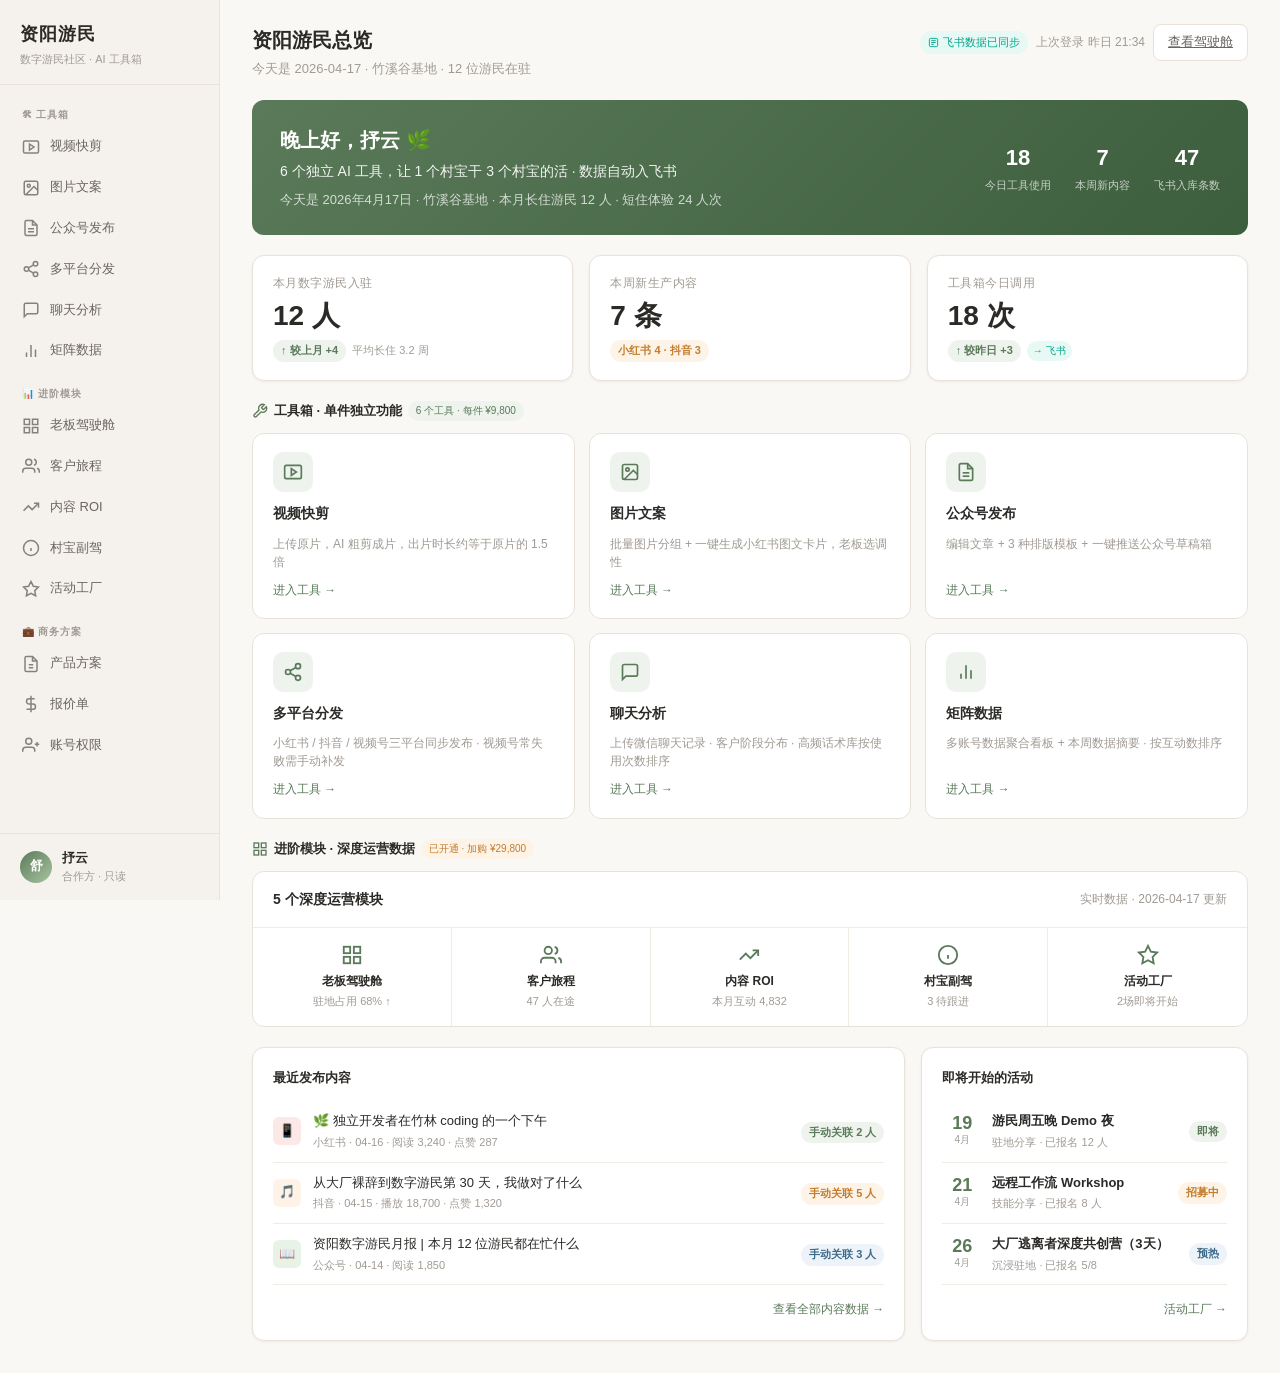
<file: index.html>
<!DOCTYPE html>
<html lang="zh-CN">
<head>
<meta charset="UTF-8">
<meta name="viewport" content="width=device-width, initial-scale=1.0">
<title>资阳游民 · 总览</title>
<link rel="stylesheet" href="assets/style.css">
<style>
/* 侧边栏分组标签 */
.nav-group-label {
  font-size: 10px;
  font-weight: 700;
  text-transform: uppercase;
  letter-spacing: 0.08em;
  color: var(--text-muted);
  padding: 10px 12px 4px;
}

/* 欢迎区 */
.welcome-banner {
  background: linear-gradient(135deg, #5a7a5a 0%, #3d5e3d 100%);
  border-radius: var(--radius-lg);
  padding: 24px 28px;
  color: white;
  display: flex;
  align-items: center;
  justify-content: space-between;
  margin-bottom: 20px;
}
.welcome-title {
  font-size: 20px;
  font-weight: 700;
  margin-bottom: 4px;
}
.welcome-sub {
  font-size: 13px;
  opacity: 0.75;
}
.welcome-stats {
  display: flex;
  gap: 24px;
}
.welcome-stat {
  text-align: center;
}
.welcome-stat-value {
  font-size: 22px;
  font-weight: 700;
}
.welcome-stat-label {
  font-size: 11px;
  opacity: 0.7;
  margin-top: 2px;
}

/* 工具卡片网格 */
.tool-grid {
  display: grid;
  grid-template-columns: repeat(3, 1fr);
  gap: 14px;
}
.tool-card {
  background: var(--bg-card);
  border: 1px solid var(--border);
  border-radius: var(--radius-lg);
  padding: 18px 20px;
  cursor: pointer;
  transition: all 0.2s;
  text-decoration: none;
  color: inherit;
  display: flex;
  flex-direction: column;
  gap: 10px;
}
.tool-card:hover {
  box-shadow: var(--shadow);
  transform: translateY(-2px);
  border-color: var(--accent-green);
}
.tool-card-icon {
  width: 40px;
  height: 40px;
  border-radius: 10px;
  background: var(--accent-green-light);
  display: flex;
  align-items: center;
  justify-content: center;
}
.tool-card-icon svg {
  width: 20px;
  height: 20px;
  color: var(--accent-green);
  stroke: var(--accent-green);
}
.tool-card-name {
  font-size: 14px;
  font-weight: 700;
  color: var(--text-primary);
}
.tool-card-desc {
  font-size: 12px;
  color: var(--text-muted);
  line-height: 1.5;
}
.tool-card-arrow {
  margin-top: auto;
  font-size: 12px;
  color: var(--accent-green);
  font-weight: 500;
}

/* 进阶模块区 */
.advanced-section {
  background: var(--bg-card);
  border: 1px solid var(--border);
  border-radius: var(--radius-lg);
  overflow: hidden;
}
.advanced-header {
  padding: 16px 20px;
  display: flex;
  align-items: center;
  justify-content: space-between;
  border-bottom: 1px solid var(--border-light);
}
.advanced-title {
  font-size: 14px;
  font-weight: 700;
  color: var(--text-primary);
}
.advanced-grid {
  display: grid;
  grid-template-columns: repeat(5, 1fr);
  gap: 0;
}
.advanced-item {
  padding: 16px;
  text-align: center;
  border-right: 1px solid var(--border-light);
  text-decoration: none;
  cursor: pointer;
  transition: background 0.15s;
}
.advanced-item:last-child { border-right: none; }
.advanced-item:hover { background: var(--bg-sidebar); }
.advanced-item svg {
  width: 22px;
  height: 22px;
  stroke: var(--accent-green);
  display: block;
  margin: 0 auto 6px;
}
.advanced-item-name {
  font-size: 12px;
  font-weight: 600;
  color: var(--text-primary);
}
.advanced-item-sub {
  font-size: 11px;
  color: var(--text-muted);
  margin-top: 2px;
}

/* 近况区 */
.highlights-grid {
  display: grid;
  grid-template-columns: 2fr 1fr;
  gap: 16px;
}
.section-label {
  font-size: 13px;
  font-weight: 700;
  color: var(--text-primary);
  margin-bottom: 12px;
  display: flex;
  align-items: center;
  gap: 6px;
}
.recent-item {
  display: flex;
  align-items: center;
  gap: 12px;
  padding: 10px 0;
  border-bottom: 1px solid var(--border-light);
}
.recent-item:last-child { border-bottom: none; }
.recent-platform {
  width: 28px;
  height: 28px;
  border-radius: 6px;
  display: flex;
  align-items: center;
  justify-content: center;
  font-size: 13px;
  flex-shrink: 0;
}
.recent-info { flex: 1; min-width: 0; }
.recent-title {
  font-size: 13px;
  font-weight: 500;
  color: var(--text-primary);
  white-space: nowrap;
  overflow: hidden;
  text-overflow: ellipsis;
}
.recent-meta { font-size: 11px; color: var(--text-muted); margin-top: 2px; }
.recent-badge { flex-shrink: 0; }

.activity-item {
  display: flex;
  align-items: center;
  gap: 10px;
  padding: 10px 0;
  border-bottom: 1px solid var(--border-light);
}
.activity-item:last-child { border-bottom: none; }
.activity-date {
  text-align: center;
  flex-shrink: 0;
  width: 40px;
}
.activity-day { font-size: 18px; font-weight: 700; color: var(--accent-green); line-height: 1; }
.activity-month { font-size: 10px; color: var(--text-muted); }
.activity-info { flex: 1; }
.activity-name { font-size: 13px; font-weight: 600; color: var(--text-primary); }
.activity-type { font-size: 11px; color: var(--text-muted); margin-top: 2px; }
</style>
</head>
<body>

<!-- 侧边导航 -->
<nav class="sidebar">
  <div class="sidebar-logo">
    <div class="logo-name">资阳游民</div>
    <div class="logo-sub">数字游民社区 · AI 工具箱</div>
  </div>
  <div class="sidebar-nav">
    <!-- 分组：工具箱 -->
    <div class="nav-group-label">🛠 工具箱</div>
    <a href="tool-video.html" class="nav-item">
      <svg class="nav-icon" viewBox="0 0 24 24" fill="none" stroke="currentColor" stroke-width="2"><rect x="2" y="4" width="20" height="16" rx="2"/><path d="m10 8 6 4-6 4V8z"/></svg>
      <span class="nav-label">视频快剪</span>
    </a>
    <a href="tool-image.html" class="nav-item">
      <svg class="nav-icon" viewBox="0 0 24 24" fill="none" stroke="currentColor" stroke-width="2"><rect x="3" y="3" width="18" height="18" rx="2"/><circle cx="9" cy="9" r="2"/><path d="m21 15-5-5L5 21"/></svg>
      <span class="nav-label">图片文案</span>
    </a>
    <a href="tool-gzh.html" class="nav-item">
      <svg class="nav-icon" viewBox="0 0 24 24" fill="none" stroke="currentColor" stroke-width="2"><path d="M14 2H6a2 2 0 0 0-2 2v16a2 2 0 0 0 2 2h12a2 2 0 0 0 2-2V8z"/><polyline points="14 2 14 8 20 8"/><line x1="16" y1="13" x2="8" y2="13"/><line x1="16" y1="17" x2="8" y2="17"/></svg>
      <span class="nav-label">公众号发布</span>
    </a>
    <a href="tool-publish.html" class="nav-item">
      <svg class="nav-icon" viewBox="0 0 24 24" fill="none" stroke="currentColor" stroke-width="2"><circle cx="18" cy="5" r="3"/><circle cx="6" cy="12" r="3"/><circle cx="18" cy="19" r="3"/><line x1="8.59" y1="13.51" x2="15.42" y2="17.49"/><line x1="15.41" y1="6.51" x2="8.59" y2="10.49"/></svg>
      <span class="nav-label">多平台分发</span>
    </a>
    <a href="tool-chat.html" class="nav-item">
      <svg class="nav-icon" viewBox="0 0 24 24" fill="none" stroke="currentColor" stroke-width="2"><path d="M21 15a2 2 0 0 1-2 2H7l-4 4V5a2 2 0 0 1 2-2h14a2 2 0 0 1 2 2z"/></svg>
      <span class="nav-label">聊天分析</span>
    </a>
    <a href="tool-matrix.html" class="nav-item">
      <svg class="nav-icon" viewBox="0 0 24 24" fill="none" stroke="currentColor" stroke-width="2"><line x1="18" y1="20" x2="18" y2="10"/><line x1="12" y1="20" x2="12" y2="4"/><line x1="6" y1="20" x2="6" y2="14"/></svg>
      <span class="nav-label">矩阵数据</span>
    </a>
    <!-- 分组：进阶模块 -->
    <div class="nav-group-label" style="margin-top:6px;">📊 进阶模块</div>
    <a href="dashboard.html" class="nav-item">
      <svg class="nav-icon" viewBox="0 0 24 24" fill="none" stroke="currentColor" stroke-width="2"><rect x="3" y="3" width="7" height="7"/><rect x="14" y="3" width="7" height="7"/><rect x="14" y="14" width="7" height="7"/><rect x="3" y="14" width="7" height="7"/></svg>
      <span class="nav-label">老板驾驶舱</span>
    </a>
    <a href="crm.html" class="nav-item">
      <svg class="nav-icon" viewBox="0 0 24 24" fill="none" stroke="currentColor" stroke-width="2"><path d="M17 21v-2a4 4 0 0 0-4-4H5a4 4 0 0 0-4 4v2"/><circle cx="9" cy="7" r="4"/><path d="M23 21v-2a4 4 0 0 0-3-3.87M16 3.13a4 4 0 0 1 0 7.75"/></svg>
      <span class="nav-label">客户旅程</span>
    </a>
    <a href="content.html" class="nav-item">
      <svg class="nav-icon" viewBox="0 0 24 24" fill="none" stroke="currentColor" stroke-width="2"><polyline points="22 7 13.5 15.5 8.5 10.5 2 17"/><polyline points="16 7 22 7 22 13"/></svg>
      <span class="nav-label">内容 ROI</span>
    </a>
    <a href="cunbao.html" class="nav-item">
      <svg class="nav-icon" viewBox="0 0 24 24" fill="none" stroke="currentColor" stroke-width="2"><circle cx="12" cy="12" r="10"/><path d="M12 16v-4M12 8h.01"/></svg>
      <span class="nav-label">村宝副驾</span>
    </a>
    <a href="activity.html" class="nav-item">
      <svg class="nav-icon" viewBox="0 0 24 24" fill="none" stroke="currentColor" stroke-width="2"><polygon points="12 2 15.09 8.26 22 9.27 17 14.14 18.18 21.02 12 17.77 5.82 21.02 7 14.14 2 9.27 8.91 8.26 12 2"/></svg>
      <span class="nav-label">活动工厂</span>
    </a>
    <!-- 分组：商务方案 -->
    <div class="nav-group-label" style="margin-top:6px;">💼 商务方案</div>
    <a href="plan.html" class="nav-item">
      <svg class="nav-icon" viewBox="0 0 24 24" fill="none" stroke="currentColor" stroke-width="2"><path d="M14 2H6a2 2 0 0 0-2 2v16a2 2 0 0 0 2 2h12a2 2 0 0 0 2-2V8z"/><polyline points="14 2 14 8 20 8"/><line x1="9" y1="13" x2="15" y2="13"/><line x1="9" y1="17" x2="15" y2="17"/></svg>
      <span class="nav-label">产品方案</span>
    </a>
    <a href="pricing.html" class="nav-item">
      <svg class="nav-icon" viewBox="0 0 24 24" fill="none" stroke="currentColor" stroke-width="2"><line x1="12" y1="1" x2="12" y2="23"/><path d="M17 5H9.5a3.5 3.5 0 0 0 0 7h5a3.5 3.5 0 0 1 0 7H6"/></svg>
      <span class="nav-label">报价单</span>
    </a>
    <a href="team.html" class="nav-item">
      <svg class="nav-icon" viewBox="0 0 24 24" fill="none" stroke="currentColor" stroke-width="2"><path d="M17 21v-2a4 4 0 0 0-4-4H5a4 4 0 0 0-4 4v2"/><circle cx="9" cy="7" r="4"/><path d="M23 11h-6M20 8v6"/></svg>
      <span class="nav-label">账号权限</span>
    </a>
  </div>
  <div class="sidebar-footer">
    <div class="sidebar-user">
      <div class="user-avatar">舒</div>
      <div class="user-info">
        <div class="user-name">抒云</div>
        <div class="user-role">合作方 · 只读</div>
      </div>
    </div>
  </div>
</nav>

<!-- 主内容 -->
<main class="main">
  <div class="page-header">
    <div>
      <div class="page-title">资阳游民总览</div>
      <div class="page-subtitle">今天是 2026-04-17 · 竹溪谷基地 · 12 位游民在驻</div>
    </div>
    <div style="display:flex;gap:8px;align-items:center;">
      <span class="badge-feishu">
        <svg viewBox="0 0 24 24" fill="none" stroke="currentColor" stroke-width="2"><rect x="3" y="3" width="18" height="18" rx="3"/><path d="M7 8h10M7 12h10M7 16h6"/></svg>
        飞书数据已同步
      </span>
      <span style="font-size:12px;color:var(--text-muted)">上次登录 昨日 21:34</span>
      <a href="dashboard.html" class="btn btn-secondary">查看驾驶舱</a>
    </div>
  </div>

  <div class="page-content fade-in">

    <!-- 欢迎横幅 -->
    <div class="welcome-banner">
      <div>
        <div class="welcome-title">晚上好，抒云 🌿</div>
        <div style="font-size:14px;opacity:0.92;margin:4px 0 8px;font-weight:500;">6 个独立 AI 工具，让 1 个村宝干 3 个村宝的活 · 数据自动入飞书</div>
        <div class="welcome-sub">今天是 2026年4月17日 · 竹溪谷基地 · 本月长住游民 12 人 · 短住体验 24 人次</div>
      </div>
      <div class="welcome-stats">
        <div class="welcome-stat">
          <div class="welcome-stat-value">18</div>
          <div class="welcome-stat-label">今日工具使用</div>
        </div>
        <div class="welcome-stat">
          <div class="welcome-stat-value">7</div>
          <div class="welcome-stat-label">本周新内容</div>
        </div>
        <div class="welcome-stat">
          <div class="welcome-stat-value">47</div>
          <div class="welcome-stat-label">飞书入库条数</div>
        </div>
      </div>
    </div>

    <!-- KPI 行 -->
    <div class="kpi-grid" style="grid-template-columns: repeat(3,1fr); margin-bottom:20px;">
      <div class="kpi-card">
        <div class="kpi-label">本月数字游民入驻</div>
        <div class="kpi-value">12 人</div>
        <div class="kpi-meta">
          <span class="badge badge-green">↑ 较上月 +4</span>
          <span style="font-size:11px;color:var(--text-muted);">平均长住 3.2 周</span>
        </div>
      </div>
      <div class="kpi-card">
        <div class="kpi-label">本周新生产内容</div>
        <div class="kpi-value">7 条</div>
        <div class="kpi-meta">
          <span class="badge badge-amber">小红书 4 · 抖音 3</span>
        </div>
      </div>
      <div class="kpi-card">
        <div class="kpi-label">工具箱今日调用</div>
        <div class="kpi-value">18 次</div>
        <div class="kpi-meta">
          <span class="badge badge-green">↑ 较昨日 +3</span>
          <span class="badge-feishu" style="font-size:10px;padding:2px 6px;">→ 飞书</span>
        </div>
      </div>
    </div>

    <!-- 工具箱入口 -->
    <div style="margin-bottom:20px;">
      <div class="section-label">
        <svg width="16" height="16" viewBox="0 0 24 24" fill="none" stroke="var(--accent-green)" stroke-width="2"><path d="M14.7 6.3a1 1 0 0 0 0 1.4l1.6 1.6a1 1 0 0 0 1.4 0l3.77-3.77a6 6 0 0 1-7.94 7.94l-6.91 6.91a2.12 2.12 0 0 1-3-3l6.91-6.91a6 6 0 0 1 7.94-7.94l-3.76 3.76z"/></svg>
        工具箱 · 单件独立功能
        <span class="badge badge-green" style="font-weight:500;font-size:10px;">6 个工具 · 每件 ¥9,800</span>
      </div>
      <div class="tool-grid">
        <a href="tool-video.html" class="tool-card">
          <div class="tool-card-icon">
            <svg viewBox="0 0 24 24" fill="none" stroke-width="2"><rect x="2" y="4" width="20" height="16" rx="2"/><path d="m10 8 6 4-6 4V8z"/></svg>
          </div>
          <div class="tool-card-name">视频快剪</div>
          <div class="tool-card-desc">上传原片，AI 粗剪成片，出片时长约等于原片的 1.5 倍</div>
          <div class="tool-card-arrow">进入工具 →</div>
        </a>
        <a href="tool-image.html" class="tool-card">
          <div class="tool-card-icon">
            <svg viewBox="0 0 24 24" fill="none" stroke-width="2"><rect x="3" y="3" width="18" height="18" rx="2"/><circle cx="9" cy="9" r="2"/><path d="m21 15-5-5L5 21"/></svg>
          </div>
          <div class="tool-card-name">图片文案</div>
          <div class="tool-card-desc">批量图片分组 + 一键生成小红书图文卡片，老板选调性</div>
          <div class="tool-card-arrow">进入工具 →</div>
        </a>
        <a href="tool-gzh.html" class="tool-card">
          <div class="tool-card-icon">
            <svg viewBox="0 0 24 24" fill="none" stroke-width="2"><path d="M14 2H6a2 2 0 0 0-2 2v16a2 2 0 0 0 2 2h12a2 2 0 0 0 2-2V8z"/><polyline points="14 2 14 8 20 8"/><line x1="16" y1="13" x2="8" y2="13"/><line x1="16" y1="17" x2="8" y2="17"/></svg>
          </div>
          <div class="tool-card-name">公众号发布</div>
          <div class="tool-card-desc">编辑文章 + 3 种排版模板 + 一键推送公众号草稿箱</div>
          <div class="tool-card-arrow">进入工具 →</div>
        </a>
        <a href="tool-publish.html" class="tool-card">
          <div class="tool-card-icon">
            <svg viewBox="0 0 24 24" fill="none" stroke-width="2"><circle cx="18" cy="5" r="3"/><circle cx="6" cy="12" r="3"/><circle cx="18" cy="19" r="3"/><line x1="8.59" y1="13.51" x2="15.42" y2="17.49"/><line x1="15.41" y1="6.51" x2="8.59" y2="10.49"/></svg>
          </div>
          <div class="tool-card-name">多平台分发</div>
          <div class="tool-card-desc">小红书 / 抖音 / 视频号三平台同步发布 · 视频号常失败需手动补发</div>
          <div class="tool-card-arrow">进入工具 →</div>
        </a>
        <a href="tool-chat.html" class="tool-card">
          <div class="tool-card-icon">
            <svg viewBox="0 0 24 24" fill="none" stroke-width="2"><path d="M21 15a2 2 0 0 1-2 2H7l-4 4V5a2 2 0 0 1 2-2h14a2 2 0 0 1 2 2z"/></svg>
          </div>
          <div class="tool-card-name">聊天分析</div>
          <div class="tool-card-desc">上传微信聊天记录 · 客户阶段分布 · 高频话术库按使用次数排序</div>
          <div class="tool-card-arrow">进入工具 →</div>
        </a>
        <a href="tool-matrix.html" class="tool-card">
          <div class="tool-card-icon">
            <svg viewBox="0 0 24 24" fill="none" stroke-width="2"><line x1="18" y1="20" x2="18" y2="10"/><line x1="12" y1="20" x2="12" y2="4"/><line x1="6" y1="20" x2="6" y2="14"/></svg>
          </div>
          <div class="tool-card-name">矩阵数据</div>
          <div class="tool-card-desc">多账号数据聚合看板 + 本周数据摘要 · 按互动数排序</div>
          <div class="tool-card-arrow">进入工具 →</div>
        </a>
      </div>
    </div>

    <!-- 进阶模块 -->
    <div style="margin-bottom:20px;">
      <div class="section-label">
        <svg width="16" height="16" viewBox="0 0 24 24" fill="none" stroke="var(--accent-green)" stroke-width="2"><rect x="3" y="3" width="7" height="7"/><rect x="14" y="3" width="7" height="7"/><rect x="14" y="14" width="7" height="7"/><rect x="3" y="14" width="7" height="7"/></svg>
        进阶模块 · 深度运营数据
        <span class="badge badge-amber" style="font-weight:500;font-size:10px;">已开通 · 加购 ¥29,800</span>
      </div>
      <div class="advanced-section">
        <div class="advanced-header">
          <div class="advanced-title">5 个深度运营模块</div>
          <span style="font-size:12px;color:var(--text-muted)">实时数据 · 2026-04-17 更新</span>
        </div>
        <div class="advanced-grid">
          <a href="dashboard.html" class="advanced-item">
            <svg viewBox="0 0 24 24" fill="none" stroke-width="2"><rect x="3" y="3" width="7" height="7"/><rect x="14" y="3" width="7" height="7"/><rect x="14" y="14" width="7" height="7"/><rect x="3" y="14" width="7" height="7"/></svg>
            <div class="advanced-item-name">老板驾驶舱</div>
            <div class="advanced-item-sub">驻地占用 68% ↑</div>
          </a>
          <a href="crm.html" class="advanced-item">
            <svg viewBox="0 0 24 24" fill="none" stroke-width="2"><path d="M17 21v-2a4 4 0 0 0-4-4H5a4 4 0 0 0-4 4v2"/><circle cx="9" cy="7" r="4"/><path d="M23 21v-2a4 4 0 0 0-3-3.87M16 3.13a4 4 0 0 1 0 7.75"/></svg>
            <div class="advanced-item-name">客户旅程</div>
            <div class="advanced-item-sub">47 人在途</div>
          </a>
          <a href="content.html" class="advanced-item">
            <svg viewBox="0 0 24 24" fill="none" stroke-width="2"><polyline points="22 7 13.5 15.5 8.5 10.5 2 17"/><polyline points="16 7 22 7 22 13"/></svg>
            <div class="advanced-item-name">内容 ROI</div>
            <div class="advanced-item-sub">本月互动 4,832</div>
          </a>
          <a href="cunbao.html" class="advanced-item">
            <svg viewBox="0 0 24 24" fill="none" stroke-width="2"><circle cx="12" cy="12" r="10"/><path d="M12 16v-4M12 8h.01"/></svg>
            <div class="advanced-item-name">村宝副驾</div>
            <div class="advanced-item-sub">3 待跟进</div>
          </a>
          <a href="activity.html" class="advanced-item">
            <svg viewBox="0 0 24 24" fill="none" stroke-width="2"><polygon points="12 2 15.09 8.26 22 9.27 17 14.14 18.18 21.02 12 17.77 5.82 21.02 7 14.14 2 9.27 8.91 8.26 12 2"/></svg>
            <div class="advanced-item-name">活动工厂</div>
            <div class="advanced-item-sub">2场即将开始</div>
          </a>
        </div>
      </div>
    </div>

    <!-- 本周亮点 -->
    <div class="highlights-grid">
      <!-- 最近发布的内容 -->
      <div class="card">
        <div class="section-label">最近发布内容</div>
        <div class="recent-item">
          <div class="recent-platform" style="background:#fde8e8;">📱</div>
          <div class="recent-info">
            <div class="recent-title">🌿 独立开发者在竹林 coding 的一个下午</div>
            <div class="recent-meta">小红书 · 04-16 · 阅读 3,240 · 点赞 287</div>
          </div>
          <div class="recent-badge"><span class="badge badge-green">手动关联 2 人</span></div>
        </div>
        <div class="recent-item">
          <div class="recent-platform" style="background:#fff3e8;">🎵</div>
          <div class="recent-info">
            <div class="recent-title">从大厂裸辞到数字游民第 30 天，我做对了什么</div>
            <div class="recent-meta">抖音 · 04-15 · 播放 18,700 · 点赞 1,320</div>
          </div>
          <div class="recent-badge"><span class="badge badge-amber">手动关联 5 人</span></div>
        </div>
        <div class="recent-item">
          <div class="recent-platform" style="background:#e8f3e8;">📖</div>
          <div class="recent-info">
            <div class="recent-title">资阳数字游民月报 | 本月 12 位游民都在忙什么</div>
            <div class="recent-meta">公众号 · 04-14 · 阅读 1,850</div>
          </div>
          <div class="recent-badge"><span class="badge badge-blue">手动关联 3 人</span></div>
        </div>
        <div style="margin-top:12px;text-align:right;">
          <a href="content.html" style="font-size:12px;color:var(--accent-green);text-decoration:none;">查看全部内容数据 →</a>
        </div>
      </div>

      <!-- 即将到来的活动 -->
      <div class="card">
        <div class="section-label">即将开始的活动</div>
        <div class="activity-item">
          <div class="activity-date">
            <div class="activity-day">19</div>
            <div class="activity-month">4月</div>
          </div>
          <div class="activity-info">
            <div class="activity-name">游民周五晚 Demo 夜</div>
            <div class="activity-type">驻地分享 · 已报名 12 人</div>
          </div>
          <span class="badge badge-green">即将</span>
        </div>
        <div class="activity-item">
          <div class="activity-date">
            <div class="activity-day">21</div>
            <div class="activity-month">4月</div>
          </div>
          <div class="activity-info">
            <div class="activity-name">远程工作流 Workshop</div>
            <div class="activity-type">技能分享 · 已报名 8 人</div>
          </div>
          <span class="badge badge-amber">招募中</span>
        </div>
        <div class="activity-item">
          <div class="activity-date">
            <div class="activity-day">26</div>
            <div class="activity-month">4月</div>
          </div>
          <div class="activity-info">
            <div class="activity-name">大厂逃离者深度共创营（3天）</div>
            <div class="activity-type">沉浸驻地 · 已报名 5/8</div>
          </div>
          <span class="badge badge-blue">预热</span>
        </div>
        <div style="margin-top:12px;text-align:right;">
          <a href="activity.html" style="font-size:12px;color:var(--accent-green);text-decoration:none;">活动工厂 →</a>
        </div>
      </div>
    </div>

  </div>
</main>

</body>
</html>
</file>
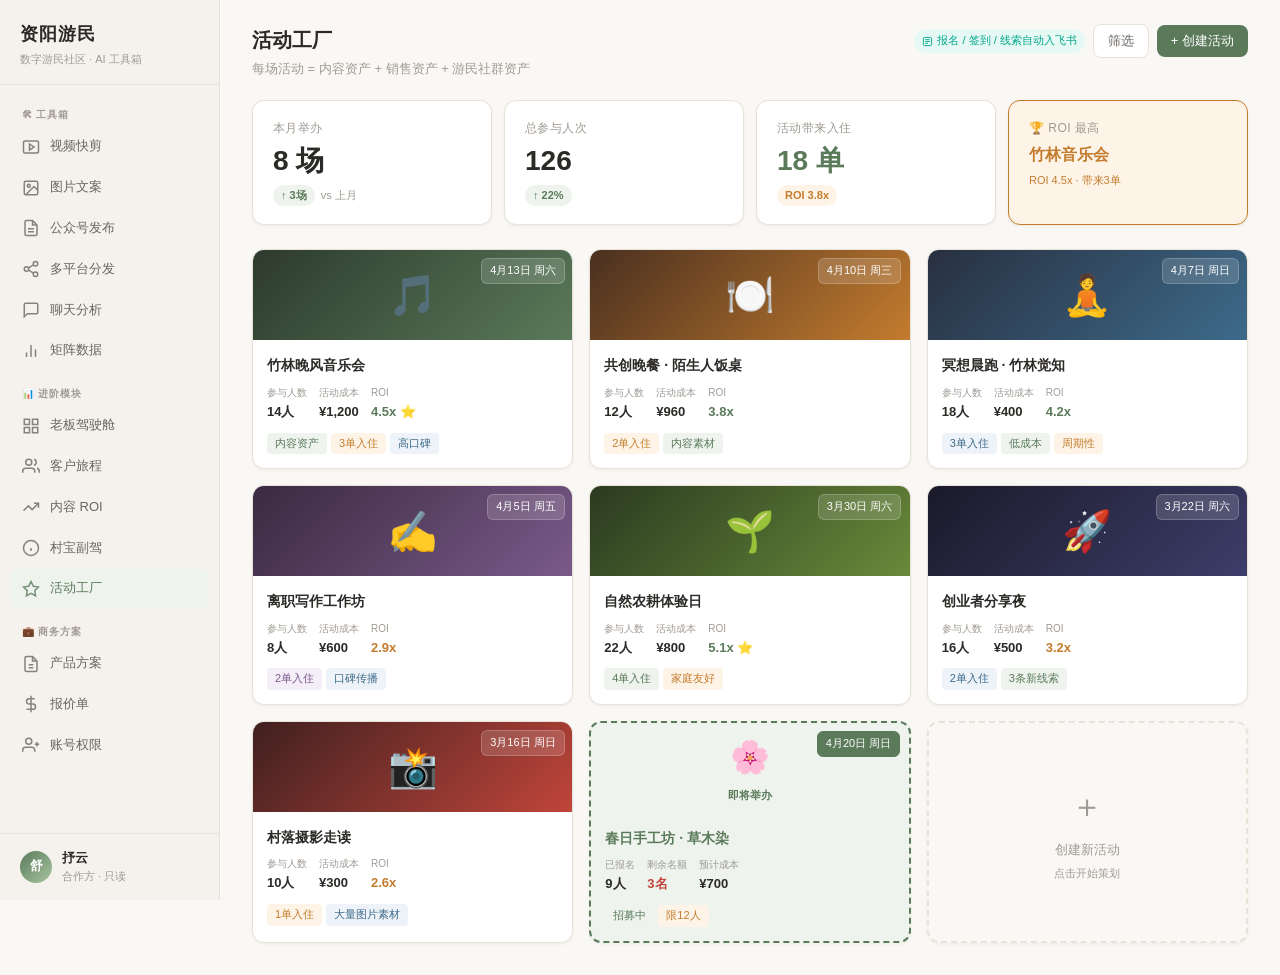
<file: activity.html>
<!DOCTYPE html>
<html lang="zh-CN">
<head>
<meta charset="UTF-8">
<meta name="viewport" content="width=device-width, initial-scale=1.0">
<title>资阳游民 · 活动工厂</title>
<link rel="stylesheet" href="assets/style.css">
<style>
/* 顶部统计 */
.activity-stats {
  display: grid;
  grid-template-columns: repeat(4, 1fr);
  gap: 12px;
  margin-bottom: 24px;
}

/* 活动卡片网格 */
.activity-grid {
  display: grid;
  grid-template-columns: repeat(3, 1fr);
  gap: 16px;
}

.activity-card {
  background: var(--bg-card);
  border: 1px solid var(--border);
  border-radius: var(--radius-lg);
  overflow: hidden;
  cursor: pointer;
  transition: all 0.18s;
  box-shadow: var(--shadow-sm);
}

.activity-card:hover {
  border-color: var(--accent-green);
  box-shadow: var(--shadow-lg);
  transform: translateY(-2px);
}

.activity-card-cover {
  height: 90px;
  display: flex;
  align-items: center;
  justify-content: center;
  font-size: 40px;
  position: relative;
}

.cover-music { background: linear-gradient(135deg, #2d3a2d, #5a7a5a); }
.cover-dinner { background: linear-gradient(135deg, #4a3020, #c47c2e); }
.cover-yoga { background: linear-gradient(135deg, #283040, #3d6a8a); }
.cover-write { background: linear-gradient(135deg, #3a2a40, #7a5a8a); }
.cover-farm { background: linear-gradient(135deg, #2a3a20, #6a8a3a); }
.cover-photo { background: linear-gradient(135deg, #402020, #c0453a); }

.activity-date-badge {
  position: absolute;
  top: 8px;
  right: 8px;
  background: rgba(255,255,255,0.15);
  backdrop-filter: blur(4px);
  border: 1px solid rgba(255,255,255,0.2);
  border-radius: 6px;
  padding: 3px 8px;
  font-size: 11px;
  color: white;
  font-weight: 500;
}

.activity-card-body { padding: 14px; }
.activity-title { font-size: 14px; font-weight: 600; color: var(--text-primary); margin-bottom: 8px; }

.activity-meta-row {
  display: flex;
  gap: 12px;
  margin-bottom: 10px;
}

.activity-meta-item { display: flex; flex-direction: column; gap: 1px; }
.activity-meta-label { font-size: 10px; color: var(--text-muted); }
.activity-meta-value { font-size: 13px; font-weight: 600; color: var(--text-primary); }

.activity-tags { display: flex; gap: 4px; flex-wrap: wrap; }

/* 详情弹窗 */
.modal-overlay {
  position: fixed;
  inset: 0;
  background: rgba(0,0,0,0.4);
  z-index: 200;
  display: none;
  align-items: center;
  justify-content: center;
  padding: 20px;
}

.modal-overlay.show { display: flex; }

.modal {
  background: var(--bg-card);
  border-radius: var(--radius-lg);
  max-width: 720px;
  width: 100%;
  max-height: 85vh;
  overflow: hidden;
  display: flex;
  flex-direction: column;
  box-shadow: var(--shadow-lg);
  animation: modalIn 0.2s ease;
}

@keyframes modalIn {
  from { opacity: 0; transform: scale(0.95) translateY(10px); }
  to { opacity: 1; transform: scale(1) translateY(0); }
}

.modal-header {
  padding: 20px 24px;
  border-bottom: 1px solid var(--border);
  display: flex;
  align-items: flex-start;
  gap: 16px;
}

.modal-cover {
  width: 60px;
  height: 60px;
  border-radius: 10px;
  display: flex;
  align-items: center;
  justify-content: center;
  font-size: 28px;
  flex-shrink: 0;
}

.modal-close {
  margin-left: auto;
  width: 30px;
  height: 30px;
  border-radius: 50%;
  background: var(--bg-sidebar);
  border: 1px solid var(--border);
  cursor: pointer;
  display: flex;
  align-items: center;
  justify-content: center;
  font-size: 16px;
  color: var(--text-muted);
  flex-shrink: 0;
  transition: all 0.15s;
}

.modal-close:hover { background: var(--border); }

.modal-body {
  flex: 1;
  overflow-y: auto;
  padding: 20px 24px;
}

.modal-grid { display: grid; grid-template-columns: 1fr 1fr; gap: 20px; }

/* 报名名单 */
.attendee-list { display: flex; flex-direction: column; gap: 6px; }
.attendee-item {
  display: flex;
  align-items: center;
  gap: 8px;
  padding: 6px 10px;
  background: var(--bg);
  border-radius: 6px;
  font-size: 12px;
}
.attendee-name { flex: 1; font-weight: 500; }
.attendee-status { padding: 2px 7px; border-radius: 4px; font-size: 11px; }
.status-checked { background: var(--accent-green-light); color: var(--accent-green); }
.status-absent { background: var(--border-light); color: var(--text-muted); }
.status-late { background: var(--accent-amber-light); color: var(--accent-amber); }

/* 照片宫格 */
.photo-grid {
  display: grid;
  grid-template-columns: repeat(3, 1fr);
  gap: 6px;
}

.photo-cell {
  aspect-ratio: 1;
  border-radius: 6px;
  display: flex;
  align-items: center;
  justify-content: center;
  font-size: 24px;
  cursor: pointer;
  transition: opacity 0.15s;
}
.photo-cell:hover { opacity: 0.85; }

/* 金句/反馈 */
.quote-list { display: flex; flex-direction: column; gap: 8px; }
.quote-item {
  padding: 10px 12px;
  background: var(--bg);
  border-left: 3px solid var(--accent-amber);
  border-radius: 0 var(--radius) var(--radius) 0;
  font-size: 12px;
  line-height: 1.6;
  color: var(--text-primary);
}
.quote-author { font-size: 11px; color: var(--text-muted); margin-top: 3px; }

.feedback-list { display: flex; flex-direction: column; gap: 6px; }
.feedback-item {
  display: flex;
  align-items: flex-start;
  gap: 8px;
  padding: 8px 10px;
  background: var(--bg);
  border-radius: 6px;
  font-size: 12px;
}
.feedback-text { flex: 1; line-height: 1.5; }
.feedback-status { padding: 2px 7px; border-radius: 4px; font-size: 11px; flex-shrink: 0; }
.fb-pending { background: var(--accent-red-light); color: var(--accent-red); }
.fb-doing { background: var(--accent-amber-light); color: var(--accent-amber); }
.fb-done { background: var(--accent-green-light); color: var(--accent-green); }

/* 新增线索 */
.lead-list { display: flex; flex-direction: column; gap: 6px; }
.lead-item {
  display: flex;
  align-items: center;
  gap: 8px;
  padding: 7px 10px;
  background: var(--accent-green-light);
  border-radius: 6px;
  font-size: 12px;
  border: 1px solid #c8dfc8;
}
.lead-name { font-weight: 600; flex: 1; }
.lead-stage { color: var(--text-muted); font-size: 11px; }

.modal-section-title {
  font-size: 12px;
  font-weight: 600;
  color: var(--text-muted);
  text-transform: uppercase;
  letter-spacing: 0.04em;
  margin-bottom: 8px;
  margin-top: 16px;
}
.modal-section-title:first-child { margin-top: 0; }

/* 侧边栏分组标签 */
.nav-group-label {
  font-size: 10px;
  font-weight: 700;
  text-transform: uppercase;
  letter-spacing: 0.08em;
  color: var(--text-muted);
  padding: 10px 12px 4px;
}
</style>
</head>
<body>

<!-- 侧边导航 -->
<nav class="sidebar">
  <div class="sidebar-logo">
    <div class="logo-name">资阳游民</div>
    <div class="logo-sub">数字游民社区 · AI 工具箱</div>
  </div>
  <div class="sidebar-nav">
    <!-- 分组：工具箱 -->
    <div class="nav-group-label">🛠 工具箱</div>
    <a href="tool-video.html" class="nav-item">
      <svg class="nav-icon" viewBox="0 0 24 24" fill="none" stroke="currentColor" stroke-width="2"><rect x="2" y="4" width="20" height="16" rx="2"/><path d="m10 8 6 4-6 4V8z"/></svg>
      <span class="nav-label">视频快剪</span>
    </a>
    <a href="tool-image.html" class="nav-item">
      <svg class="nav-icon" viewBox="0 0 24 24" fill="none" stroke="currentColor" stroke-width="2"><rect x="3" y="3" width="18" height="18" rx="2"/><circle cx="9" cy="9" r="2"/><path d="m21 15-5-5L5 21"/></svg>
      <span class="nav-label">图片文案</span>
    </a>
    <a href="tool-gzh.html" class="nav-item">
      <svg class="nav-icon" viewBox="0 0 24 24" fill="none" stroke="currentColor" stroke-width="2"><path d="M14 2H6a2 2 0 0 0-2 2v16a2 2 0 0 0 2 2h12a2 2 0 0 0 2-2V8z"/><polyline points="14 2 14 8 20 8"/><line x1="16" y1="13" x2="8" y2="13"/><line x1="16" y1="17" x2="8" y2="17"/></svg>
      <span class="nav-label">公众号发布</span>
    </a>
    <a href="tool-publish.html" class="nav-item">
      <svg class="nav-icon" viewBox="0 0 24 24" fill="none" stroke="currentColor" stroke-width="2"><circle cx="18" cy="5" r="3"/><circle cx="6" cy="12" r="3"/><circle cx="18" cy="19" r="3"/><line x1="8.59" y1="13.51" x2="15.42" y2="17.49"/><line x1="15.41" y1="6.51" x2="8.59" y2="10.49"/></svg>
      <span class="nav-label">多平台分发</span>
    </a>
    <a href="tool-chat.html" class="nav-item">
      <svg class="nav-icon" viewBox="0 0 24 24" fill="none" stroke="currentColor" stroke-width="2"><path d="M21 15a2 2 0 0 1-2 2H7l-4 4V5a2 2 0 0 1 2-2h14a2 2 0 0 1 2 2z"/></svg>
      <span class="nav-label">聊天分析</span>
    </a>
    <a href="tool-matrix.html" class="nav-item">
      <svg class="nav-icon" viewBox="0 0 24 24" fill="none" stroke="currentColor" stroke-width="2"><line x1="18" y1="20" x2="18" y2="10"/><line x1="12" y1="20" x2="12" y2="4"/><line x1="6" y1="20" x2="6" y2="14"/></svg>
      <span class="nav-label">矩阵数据</span>
    </a>
    <!-- 分组：进阶模块 -->
    <div class="nav-group-label" style="margin-top:6px;">📊 进阶模块</div>
    <a href="dashboard.html" class="nav-item">
      <svg class="nav-icon" viewBox="0 0 24 24" fill="none" stroke="currentColor" stroke-width="2"><rect x="3" y="3" width="7" height="7"/><rect x="14" y="3" width="7" height="7"/><rect x="14" y="14" width="7" height="7"/><rect x="3" y="14" width="7" height="7"/></svg>
      <span class="nav-label">老板驾驶舱</span>
    </a>
    <a href="crm.html" class="nav-item">
      <svg class="nav-icon" viewBox="0 0 24 24" fill="none" stroke="currentColor" stroke-width="2"><path d="M17 21v-2a4 4 0 0 0-4-4H5a4 4 0 0 0-4 4v2"/><circle cx="9" cy="7" r="4"/><path d="M23 21v-2a4 4 0 0 0-3-3.87M16 3.13a4 4 0 0 1 0 7.75"/></svg>
      <span class="nav-label">客户旅程</span>
    </a>
    <a href="content.html" class="nav-item">
      <svg class="nav-icon" viewBox="0 0 24 24" fill="none" stroke="currentColor" stroke-width="2"><polyline points="22 7 13.5 15.5 8.5 10.5 2 17"/><polyline points="16 7 22 7 22 13"/></svg>
      <span class="nav-label">内容 ROI</span>
    </a>
    <a href="cunbao.html" class="nav-item">
      <svg class="nav-icon" viewBox="0 0 24 24" fill="none" stroke="currentColor" stroke-width="2"><circle cx="12" cy="12" r="10"/><path d="M12 16v-4M12 8h.01"/></svg>
      <span class="nav-label">村宝副驾</span>
    </a>
    <a href="activity.html" class="nav-item active">
      <svg class="nav-icon" viewBox="0 0 24 24" fill="none" stroke="currentColor" stroke-width="2"><polygon points="12 2 15.09 8.26 22 9.27 17 14.14 18.18 21.02 12 17.77 5.82 21.02 7 14.14 2 9.27 8.91 8.26 12 2"/></svg>
      <span class="nav-label">活动工厂</span>
    </a>
    <!-- 分组：商务方案 -->
    <div class="nav-group-label" style="margin-top:6px;">💼 商务方案</div>
    <a href="plan.html" class="nav-item">
      <svg class="nav-icon" viewBox="0 0 24 24" fill="none" stroke="currentColor" stroke-width="2"><path d="M14 2H6a2 2 0 0 0-2 2v16a2 2 0 0 0 2 2h12a2 2 0 0 0 2-2V8z"/><polyline points="14 2 14 8 20 8"/><line x1="9" y1="13" x2="15" y2="13"/><line x1="9" y1="17" x2="15" y2="17"/></svg>
      <span class="nav-label">产品方案</span>
    </a>
    <a href="pricing.html" class="nav-item">
      <svg class="nav-icon" viewBox="0 0 24 24" fill="none" stroke="currentColor" stroke-width="2"><line x1="12" y1="1" x2="12" y2="23"/><path d="M17 5H9.5a3.5 3.5 0 0 0 0 7h5a3.5 3.5 0 0 1 0 7H6"/></svg>
      <span class="nav-label">报价单</span>
    </a>
    <a href="team.html" class="nav-item">
      <svg class="nav-icon" viewBox="0 0 24 24" fill="none" stroke="currentColor" stroke-width="2"><path d="M17 21v-2a4 4 0 0 0-4-4H5a4 4 0 0 0-4 4v2"/><circle cx="9" cy="7" r="4"/><path d="M23 11h-6M20 8v6"/></svg>
      <span class="nav-label">账号权限</span>
    </a>
  </div>
  <div class="sidebar-footer">
    <div class="sidebar-user">
      <div class="user-avatar">舒</div>
      <div class="user-info">
        <div class="user-name">抒云</div>
        <div class="user-role">合作方 · 只读</div>
      </div>
    </div>
  </div>
</nav>

<!-- 活动详情弹窗 -->
<div class="modal-overlay" id="modalOverlay" onclick="closeModal(event)">
  <div class="modal" id="activityModal">
    <div class="modal-header">
      <div class="modal-cover cover-music">🎵</div>
      <div>
        <div style="font-size:18px;font-weight:700;">竹林晚风音乐会</div>
        <div style="font-size:12px;color:var(--text-muted);margin-top:4px;">4月13日 · 周六晚 · 20:00-22:30 · 参与 14 人</div>
        <div style="display:flex;gap:6px;margin-top:6px;">
          <span class="tag tag-green">内容资产</span>
          <span class="tag tag-amber">销售资产</span>
          <span class="tag tag-blue">社群资产</span>
        </div>
      </div>
      <div class="modal-close" onclick="closeModal()">✕</div>
    </div>
    <div class="modal-body">
      <div class="modal-grid">
        <!-- 左列 -->
        <div>
          <div class="modal-section-title">报名名单 · 签到状态</div>
          <div class="attendee-list">
            <div class="attendee-item">
              <div class="card-avatar av-green" style="width:24px;height:24px;font-size:11px;border-radius:50%;">林</div>
              <span class="attendee-name">林晓东</span>
              <span class="attendee-status status-checked">✓ 已签到</span>
            </div>
            <div class="attendee-item">
              <div class="card-avatar av-amber" style="width:24px;height:24px;font-size:11px;border-radius:50%;">安</div>
              <span class="attendee-name">安夏</span>
              <span class="attendee-status status-checked">✓ 已签到</span>
            </div>
            <div class="attendee-item">
              <div class="card-avatar av-blue" style="width:24px;height:24px;font-size:11px;border-radius:50%;">朱</div>
              <span class="attendee-name">朱小暖</span>
              <span class="attendee-status status-checked">✓ 已签到</span>
            </div>
            <div class="attendee-item">
              <div class="card-avatar av-purple" style="width:24px;height:24px;font-size:11px;border-radius:50%;">崔</div>
              <span class="attendee-name">崔小飞</span>
              <span class="attendee-status status-checked">✓ 已签到</span>
            </div>
            <div class="attendee-item">
              <div class="card-avatar av-green" style="width:24px;height:24px;font-size:11px;border-radius:50%;">吴</div>
              <span class="attendee-name">吴沐橙</span>
              <span class="attendee-status status-late">迟到</span>
            </div>
            <div class="attendee-item">
              <div class="card-avatar" style="width:24px;height:24px;font-size:11px;border-radius:50%;background:#ccc;">周</div>
              <span class="attendee-name">周子晴</span>
              <span class="attendee-status status-absent">未到</span>
            </div>
            <div class="attendee-item">
              <div class="card-avatar av-amber" style="width:24px;height:24px;font-size:11px;border-radius:50%;">谭</div>
              <span class="attendee-name">谭云舒</span>
              <span class="attendee-status status-checked">✓ 已签到</span>
            </div>
          </div>

          <div class="modal-section-title" style="display:flex;align-items:center;gap:8px;">新增线索 <span class="badge-feishu" style="font-size:10px;">✓ 已回写飞书 CRM</span></div>
          <div class="lead-list">
            <div class="lead-item">
              <span>🌱</span>
              <span class="lead-name">刘逸飞</span>
              <span class="lead-stage">兴趣阶段 · 小林朋友</span>
            </div>
            <div class="lead-item">
              <span>🌱</span>
              <span class="lead-name">方小然</span>
              <span class="lead-stage">咨询阶段 · 主动问价</span>
            </div>
          </div>
        </div>

        <!-- 右列 -->
        <div>
          <div class="modal-section-title">现场照片</div>
          <div class="photo-grid">
            <div class="photo-cell cover-music">🎸</div>
            <div class="photo-cell cover-farm">🌿</div>
            <div class="photo-cell" style="background:linear-gradient(135deg,#1a2a1a,#3d5e3d);">🎻</div>
            <div class="photo-cell" style="background:linear-gradient(135deg,#3a2a10,#8a6030);">🌙</div>
            <div class="photo-cell" style="background:linear-gradient(135deg,#1a1a3a,#3d3d8a);">✨</div>
            <div class="photo-cell cover-dinner">🍻</div>
          </div>

          <div class="modal-section-title">客户金句</div>
          <div class="quote-list">
            <div class="quote-item">
              "在北京工作五年，第一次在露天草地上唱歌，整个人轻了好多。"
              <div class="quote-author">— 林晓东</div>
            </div>
            <div class="quote-item">
              "竹林里传来吉他声，我就在想，为什么我要住在北京那个格子间里"
              <div class="quote-author">— 安夏</div>
            </div>
          </div>

          <div class="modal-section-title">反馈问题追踪</div>
          <div class="feedback-list">
            <div class="feedback-item">
              <span>⚡</span>
              <span class="feedback-text">音响设备偶尔有破音，影响体验</span>
              <span class="feedback-status fb-doing">处理中</span>
            </div>
            <div class="feedback-item">
              <span>🪑</span>
              <span class="feedback-text">席地而坐没有椅子，腰不太好的人不舒服</span>
              <span class="feedback-status fb-pending">待处理</span>
            </div>
            <div class="feedback-item">
              <span>🚿</span>
              <span class="feedback-text">活动结束时间较晚，浴室排队长</span>
              <span class="feedback-status fb-done">已解决</span>
            </div>
          </div>
        </div>
      </div>

      <div style="margin-top:16px;padding:14px;background:var(--bg-sidebar);border-radius:var(--radius);">
        <div style="font-size:12px;font-weight:600;margin-bottom:6px;">复盘笔记</div>
        <div style="font-size:12px;color:var(--text-secondary);line-height:1.7;">
          本次音乐会是目前ROI最高的活动：成本¥1,200（设备+茶水），直接带来3单试住，2人已转长住意向。「陌生人一起在竹林唱歌」的体验比任何文案都有力量。下次可以加设「交换职业角色」的开场环节，进一步破冰，并邀请在住长住客户参与表演。
        </div>
      </div>

      <div style="margin-top:14px;text-align:center;">
        <div style="font-size:12px;color:var(--text-muted);margin-bottom:8px;">本次活动数据汇总</div>
        <div style="display:flex;justify-content:center;gap:32px;">
          <div style="text-align:center;">
            <div style="font-size:20px;font-weight:700;color:var(--accent-green)">14人</div>
            <div style="font-size:11px;color:var(--text-muted);">参与人数</div>
          </div>
          <div style="text-align:center;">
            <div style="font-size:20px;font-weight:700;color:var(--accent-amber)">¥1,200</div>
            <div style="font-size:11px;color:var(--text-muted);">活动成本</div>
          </div>
          <div style="text-align:center;">
            <div style="font-size:20px;font-weight:700;color:var(--accent-blue)">3单</div>
            <div style="font-size:11px;color:var(--text-muted);">带来试住</div>
          </div>
          <div style="text-align:center;">
            <div style="font-size:20px;font-weight:700;color:var(--accent-green)">4.5x</div>
            <div style="font-size:11px;color:var(--text-muted);">ROI</div>
          </div>
        </div>
      </div>
    </div>
  </div>
</div>

<main class="main">
  <div class="page-header">
    <div>
      <div class="page-title">活动工厂</div>
      <div class="page-subtitle">每场活动 = 内容资产 + 销售资产 + 游民社群资产</div>
    </div>
    <div style="display:flex;gap:8px;align-items:center;">
      <span class="badge-feishu">
        <svg viewBox="0 0 24 24" fill="none" stroke="currentColor" stroke-width="2"><rect x="3" y="3" width="18" height="18" rx="3"/><path d="M7 8h10M7 12h10M7 16h6"/></svg>
        报名 / 签到 / 线索自动入飞书
      </span>
      <button class="btn btn-secondary">筛选</button>
      <button class="btn btn-primary">+ 创建活动</button>
    </div>
  </div>

  <div class="page-content fade-in">

    <!-- 统计 -->
    <div class="activity-stats">
      <div class="kpi-card">
        <div class="kpi-label">本月举办</div>
        <div class="kpi-value">8 场</div>
        <div class="kpi-meta"><span class="badge badge-green">↑ 3场</span><span style="font-size:11px;color:var(--text-muted)">vs 上月</span></div>
      </div>
      <div class="kpi-card">
        <div class="kpi-label">总参与人次</div>
        <div class="kpi-value">126</div>
        <div class="kpi-meta"><span class="badge badge-green">↑ 22%</span></div>
      </div>
      <div class="kpi-card">
        <div class="kpi-label">活动带来入住</div>
        <div class="kpi-value" style="color:var(--accent-green)">18 单</div>
        <div class="kpi-meta"><span class="badge badge-amber">ROI 3.8x</span></div>
      </div>
      <div class="kpi-card" style="border-color:var(--accent-amber);background:var(--accent-amber-light);">
        <div class="kpi-label">🏆 ROI 最高</div>
        <div class="kpi-value" style="font-size:16px;color:var(--accent-amber)">竹林音乐会</div>
        <div class="kpi-meta"><span style="font-size:11px;color:var(--accent-amber)">ROI 4.5x · 带来3单</span></div>
      </div>
    </div>

    <!-- 活动卡片网格 -->
    <div class="activity-grid">

      <!-- 竹林晚风音乐会 -->
      <div class="activity-card" onclick="openModal()">
        <div class="activity-card-cover cover-music">
          🎵
          <div class="activity-date-badge">4月13日 周六</div>
        </div>
        <div class="activity-card-body">
          <div class="activity-title">竹林晚风音乐会</div>
          <div class="activity-meta-row">
            <div class="activity-meta-item">
              <span class="activity-meta-label">参与人数</span>
              <span class="activity-meta-value">14人</span>
            </div>
            <div class="activity-meta-item">
              <span class="activity-meta-label">活动成本</span>
              <span class="activity-meta-value">¥1,200</span>
            </div>
            <div class="activity-meta-item">
              <span class="activity-meta-label">ROI</span>
              <span class="activity-meta-value" style="color:var(--accent-green)">4.5x ⭐</span>
            </div>
          </div>
          <div class="activity-tags">
            <span class="tag tag-green">内容资产</span>
            <span class="tag tag-amber">3单入住</span>
            <span class="tag tag-blue">高口碑</span>
          </div>
        </div>
      </div>

      <!-- 共创晚餐 -->
      <div class="activity-card" onclick="openModal()">
        <div class="activity-card-cover cover-dinner">
          🍽️
          <div class="activity-date-badge">4月10日 周三</div>
        </div>
        <div class="activity-card-body">
          <div class="activity-title">共创晚餐 · 陌生人饭桌</div>
          <div class="activity-meta-row">
            <div class="activity-meta-item">
              <span class="activity-meta-label">参与人数</span>
              <span class="activity-meta-value">12人</span>
            </div>
            <div class="activity-meta-item">
              <span class="activity-meta-label">活动成本</span>
              <span class="activity-meta-value">¥960</span>
            </div>
            <div class="activity-meta-item">
              <span class="activity-meta-label">ROI</span>
              <span class="activity-meta-value" style="color:var(--accent-green)">3.8x</span>
            </div>
          </div>
          <div class="activity-tags">
            <span class="tag tag-amber">2单入住</span>
            <span class="tag tag-green">内容素材</span>
          </div>
        </div>
      </div>

      <!-- 冥想晨跑 -->
      <div class="activity-card" onclick="openModal()">
        <div class="activity-card-cover cover-yoga">
          🧘
          <div class="activity-date-badge">4月7日 周日</div>
        </div>
        <div class="activity-card-body">
          <div class="activity-title">冥想晨跑 · 竹林觉知</div>
          <div class="activity-meta-row">
            <div class="activity-meta-item">
              <span class="activity-meta-label">参与人数</span>
              <span class="activity-meta-value">18人</span>
            </div>
            <div class="activity-meta-item">
              <span class="activity-meta-label">活动成本</span>
              <span class="activity-meta-value">¥400</span>
            </div>
            <div class="activity-meta-item">
              <span class="activity-meta-label">ROI</span>
              <span class="activity-meta-value" style="color:var(--accent-green)">4.2x</span>
            </div>
          </div>
          <div class="activity-tags">
            <span class="tag tag-blue">3单入住</span>
            <span class="tag tag-green">低成本</span>
            <span class="tag tag-amber">周期性</span>
          </div>
        </div>
      </div>

      <!-- 写作工作坊 -->
      <div class="activity-card" onclick="openModal()">
        <div class="activity-card-cover cover-write">
          ✍️
          <div class="activity-date-badge">4月5日 周五</div>
        </div>
        <div class="activity-card-body">
          <div class="activity-title">离职写作工作坊</div>
          <div class="activity-meta-row">
            <div class="activity-meta-item">
              <span class="activity-meta-label">参与人数</span>
              <span class="activity-meta-value">8人</span>
            </div>
            <div class="activity-meta-item">
              <span class="activity-meta-label">活动成本</span>
              <span class="activity-meta-value">¥600</span>
            </div>
            <div class="activity-meta-item">
              <span class="activity-meta-label">ROI</span>
              <span class="activity-meta-value" style="color:var(--accent-amber)">2.9x</span>
            </div>
          </div>
          <div class="activity-tags">
            <span class="tag tag-purple" style="background:#f3eef8;color:#7a5a8a;">2单入住</span>
            <span class="tag tag-blue">口碑传播</span>
          </div>
        </div>
      </div>

      <!-- 自然农耕体验 -->
      <div class="activity-card" onclick="openModal()">
        <div class="activity-card-cover cover-farm">
          🌱
          <div class="activity-date-badge">3月30日 周六</div>
        </div>
        <div class="activity-card-body">
          <div class="activity-title">自然农耕体验日</div>
          <div class="activity-meta-row">
            <div class="activity-meta-item">
              <span class="activity-meta-label">参与人数</span>
              <span class="activity-meta-value">22人</span>
            </div>
            <div class="activity-meta-item">
              <span class="activity-meta-label">活动成本</span>
              <span class="activity-meta-value">¥800</span>
            </div>
            <div class="activity-meta-item">
              <span class="activity-meta-label">ROI</span>
              <span class="activity-meta-value" style="color:var(--accent-green)">5.1x ⭐</span>
            </div>
          </div>
          <div class="activity-tags">
            <span class="tag tag-green">4单入住</span>
            <span class="tag tag-amber">家庭友好</span>
          </div>
        </div>
      </div>

      <!-- 创业者分享夜 -->
      <div class="activity-card" onclick="openModal()">
        <div class="activity-card-cover" style="background:linear-gradient(135deg,#1a1a2a,#3d3d6a);">
          🚀
          <div class="activity-date-badge">3月22日 周六</div>
        </div>
        <div class="activity-card-body">
          <div class="activity-title">创业者分享夜</div>
          <div class="activity-meta-row">
            <div class="activity-meta-item">
              <span class="activity-meta-label">参与人数</span>
              <span class="activity-meta-value">16人</span>
            </div>
            <div class="activity-meta-item">
              <span class="activity-meta-label">活动成本</span>
              <span class="activity-meta-value">¥500</span>
            </div>
            <div class="activity-meta-item">
              <span class="activity-meta-label">ROI</span>
              <span class="activity-meta-value" style="color:var(--accent-amber)">3.2x</span>
            </div>
          </div>
          <div class="activity-tags">
            <span class="tag tag-blue">2单入住</span>
            <span class="tag tag-green">3条新线索</span>
          </div>
        </div>
      </div>

      <!-- 摄影走读 -->
      <div class="activity-card" onclick="openModal()">
        <div class="activity-card-cover cover-photo">
          📸
          <div class="activity-date-badge">3月16日 周日</div>
        </div>
        <div class="activity-card-body">
          <div class="activity-title">村落摄影走读</div>
          <div class="activity-meta-row">
            <div class="activity-meta-item">
              <span class="activity-meta-label">参与人数</span>
              <span class="activity-meta-value">10人</span>
            </div>
            <div class="activity-meta-item">
              <span class="activity-meta-label">活动成本</span>
              <span class="activity-meta-value">¥300</span>
            </div>
            <div class="activity-meta-item">
              <span class="activity-meta-label">ROI</span>
              <span class="activity-meta-value" style="color:var(--accent-amber)">2.6x</span>
            </div>
          </div>
          <div class="activity-tags">
            <span class="tag tag-amber">1单入住</span>
            <span class="tag tag-blue">大量图片素材</span>
          </div>
        </div>
      </div>

      <!-- 即将举办 -->
      <div class="activity-card" style="border: 2px dashed var(--accent-green);background:var(--accent-green-light);" onclick="openModal()">
        <div class="activity-card-cover" style="background:transparent;height:90px;">
          <div style="text-align:center;">
            <div style="font-size:32px;">🌸</div>
            <div style="font-size:11px;color:var(--accent-green);font-weight:600;margin-top:4px;">即将举办</div>
          </div>
          <div class="activity-date-badge" style="background:var(--accent-green);border-color:var(--accent-green);">4月20日 周日</div>
        </div>
        <div class="activity-card-body">
          <div class="activity-title" style="color:var(--accent-green);">春日手工坊 · 草木染</div>
          <div class="activity-meta-row">
            <div class="activity-meta-item">
              <span class="activity-meta-label">已报名</span>
              <span class="activity-meta-value">9人</span>
            </div>
            <div class="activity-meta-item">
              <span class="activity-meta-label">剩余名额</span>
              <span class="activity-meta-value" style="color:var(--accent-red)">3名</span>
            </div>
            <div class="activity-meta-item">
              <span class="activity-meta-label">预计成本</span>
              <span class="activity-meta-value">¥700</span>
            </div>
          </div>
          <div class="activity-tags">
            <span class="tag tag-green">招募中</span>
            <span class="tag tag-amber">限12人</span>
          </div>
        </div>
      </div>

      <!-- 新建卡 -->
      <div class="activity-card" style="border:2px dashed var(--border);background:transparent;display:flex;align-items:center;justify-content:center;min-height:200px;cursor:pointer;transition:border-color 0.15s;"
        onmouseenter="this.style.borderColor='var(--accent-green)'"
        onmouseleave="this.style.borderColor='var(--border)'"
      >
        <div style="text-align:center;color:var(--text-muted);">
          <div style="font-size:32px;margin-bottom:8px;">＋</div>
          <div style="font-size:13px;font-weight:500;">创建新活动</div>
          <div style="font-size:11px;margin-top:4px;">点击开始策划</div>
        </div>
      </div>

    </div>
  </div>
</main>

<script>
function openModal() {
  document.getElementById('modalOverlay').classList.add('show');
}

function closeModal(e) {
  if (!e || e.target === document.getElementById('modalOverlay')) {
    document.getElementById('modalOverlay').classList.remove('show');
  }
}
</script>
</body>
</html>
</file>
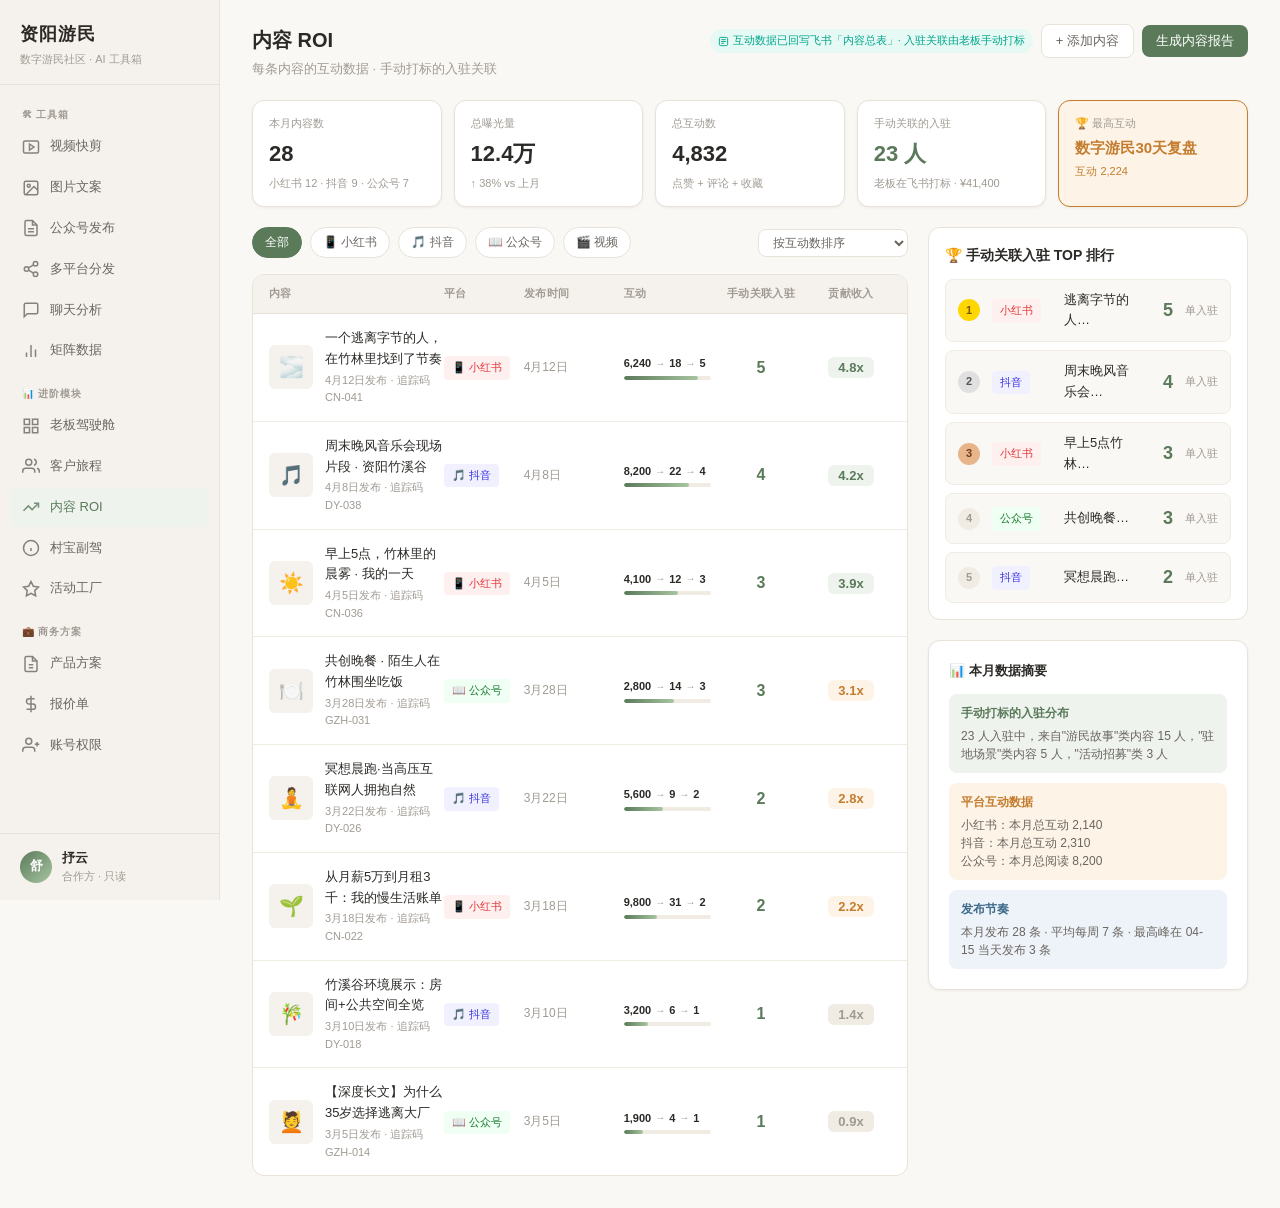
<file: content.html>
<!DOCTYPE html>
<html lang="zh-CN">
<head>
<meta charset="UTF-8">
<meta name="viewport" content="width=device-width, initial-scale=1.0">
<title>资阳游民 · 内容 ROI</title>
<link rel="stylesheet" href="assets/style.css">
<style>
/* 顶部指标 */
.metrics-row {
  display: grid;
  grid-template-columns: repeat(5, 1fr);
  gap: 12px;
  margin-bottom: 20px;
}

.metric-card {
  background: var(--bg-card);
  border: 1px solid var(--border);
  border-radius: var(--radius-lg);
  padding: 14px 16px;
  box-shadow: var(--shadow-sm);
}

.metric-label { font-size: 11px; color: var(--text-muted); margin-bottom: 4px; font-weight: 500; }
.metric-value { font-size: 22px; font-weight: 700; color: var(--text-primary); }
.metric-sub { font-size: 11px; color: var(--text-muted); margin-top: 3px; }

/* 筛选条 */
.filter-bar {
  display: flex;
  gap: 8px;
  align-items: center;
  margin-bottom: 16px;
  flex-wrap: wrap;
}

.filter-chip {
  padding: 5px 12px;
  border-radius: 20px;
  font-size: 12px;
  font-weight: 500;
  border: 1px solid var(--border);
  cursor: pointer;
  background: var(--bg-card);
  color: var(--text-secondary);
  transition: all 0.15s;
}

.filter-chip:hover { border-color: var(--accent-green); color: var(--accent-green); }
.filter-chip.active { background: var(--accent-green); color: white; border-color: var(--accent-green); }

/* ROI排行 */
.roi-rank {
  background: var(--bg-card);
  border: 1px solid var(--border);
  border-radius: var(--radius-lg);
  padding: 16px;
  margin-bottom: 20px;
}

.roi-rank-title {
  font-size: 14px;
  font-weight: 600;
  margin-bottom: 12px;
  display: flex;
  align-items: center;
  gap: 8px;
}

.roi-rank-list { display: flex; flex-direction: column; gap: 8px; }

.roi-rank-item {
  display: flex;
  align-items: center;
  gap: 12px;
  padding: 10px 12px;
  background: var(--bg);
  border-radius: var(--radius);
  border: 1px solid var(--border-light);
  transition: border-color 0.15s;
}

.roi-rank-item:hover { border-color: var(--border); }

.rank-num {
  width: 22px;
  height: 22px;
  border-radius: 50%;
  display: flex;
  align-items: center;
  justify-content: center;
  font-size: 11px;
  font-weight: 700;
  flex-shrink: 0;
}
.rank-1 { background: #ffd700; color: #7a5500; }
.rank-2 { background: #e0e0e0; color: #555; }
.rank-3 { background: #e8b48a; color: #6b3a1e; }
.rank-other { background: var(--border-light); color: var(--text-muted); }

.rank-platform {
  width: 60px;
  flex-shrink: 0;
}

.rank-title { flex: 1; font-size: 13px; font-weight: 500; color: var(--text-primary); }
.rank-checkins {
  font-size: 18px;
  font-weight: 700;
  color: var(--accent-green);
  width: 32px;
  text-align: right;
  flex-shrink: 0;
}
.rank-checkin-label { font-size: 11px; color: var(--text-muted); flex-shrink: 0; }

/* 内容列表 */
.content-table {
  background: var(--bg-card);
  border: 1px solid var(--border);
  border-radius: var(--radius-lg);
  overflow: hidden;
}

.table-header {
  display: grid;
  grid-template-columns: 2fr 80px 100px 1fr 100px 80px;
  gap: 0;
  padding: 10px 16px;
  background: var(--bg-sidebar);
  border-bottom: 1px solid var(--border);
  font-size: 11px;
  font-weight: 600;
  color: var(--text-muted);
  text-transform: uppercase;
  letter-spacing: 0.04em;
}

.content-row {
  display: grid;
  grid-template-columns: 2fr 80px 100px 1fr 100px 80px;
  gap: 0;
  padding: 14px 16px;
  border-bottom: 1px solid var(--border-light);
  align-items: center;
  transition: background 0.12s;
  cursor: pointer;
}

.content-row:last-child { border-bottom: none; }
.content-row:hover { background: var(--bg-sidebar); }

.content-title-cell {
  display: flex;
  align-items: center;
  gap: 12px;
}

.content-thumb {
  width: 44px;
  height: 44px;
  border-radius: 6px;
  flex-shrink: 0;
  overflow: hidden;
  position: relative;
  background: var(--bg-sidebar);
  display: flex;
  align-items: center;
  justify-content: center;
  font-size: 20px;
}

.content-name { font-size: 13px; font-weight: 500; color: var(--text-primary); }
.content-date { font-size: 11px; color: var(--text-muted); margin-top: 2px; }

.platform-badge {
  display: inline-flex;
  align-items: center;
  gap: 4px;
  padding: 3px 8px;
  border-radius: 4px;
  font-size: 11px;
  font-weight: 500;
}
.platform-xhs { background: #fff0f0; color: #e0373a; }
.platform-dy { background: #f0f0ff; color: #3d35e0; }
.platform-gzh { background: #f0fff4; color: #1a7a30; }
.platform-video { background: #fffbf0; color: #c47c2e; }

/* 转化漏斗小图 */
.mini-funnel {
  display: flex;
  align-items: center;
  gap: 4px;
  font-size: 11px;
}
.mini-funnel-num { font-weight: 600; color: var(--text-primary); }
.mini-funnel-arrow { color: var(--text-muted); font-size: 10px; }
.mini-funnel-bar {
  width: 100%;
  height: 4px;
  background: var(--border-light);
  border-radius: 2px;
  overflow: hidden;
  margin-top: 3px;
}
.mini-funnel-fill {
  height: 100%;
  border-radius: 2px;
  background: linear-gradient(90deg, var(--accent-green), #a8c5a0);
}

.checkin-count {
  font-size: 16px;
  font-weight: 700;
  color: var(--accent-green);
}

.roi-score {
  font-size: 13px;
  font-weight: 600;
  padding: 3px 10px;
  border-radius: 6px;
}
.roi-high { background: var(--accent-green-light); color: var(--accent-green); }
.roi-mid { background: var(--accent-amber-light); color: var(--accent-amber); }
.roi-low { background: var(--border-light); color: var(--text-muted); }

.layout-cols {
  display: grid;
  grid-template-columns: 1fr 320px;
  gap: 20px;
  align-items: start;
}

/* 侧边栏分组标签 */
.nav-group-label {
  font-size: 10px;
  font-weight: 700;
  text-transform: uppercase;
  letter-spacing: 0.08em;
  color: var(--text-muted);
  padding: 10px 12px 4px;
}
</style>
</head>
<body>

<!-- 侧边导航 -->
<nav class="sidebar">
  <div class="sidebar-logo">
    <div class="logo-name">资阳游民</div>
    <div class="logo-sub">数字游民社区 · AI 工具箱</div>
  </div>
  <div class="sidebar-nav">
    <!-- 分组：工具箱 -->
    <div class="nav-group-label">🛠 工具箱</div>
    <a href="tool-video.html" class="nav-item">
      <svg class="nav-icon" viewBox="0 0 24 24" fill="none" stroke="currentColor" stroke-width="2"><rect x="2" y="4" width="20" height="16" rx="2"/><path d="m10 8 6 4-6 4V8z"/></svg>
      <span class="nav-label">视频快剪</span>
    </a>
    <a href="tool-image.html" class="nav-item">
      <svg class="nav-icon" viewBox="0 0 24 24" fill="none" stroke="currentColor" stroke-width="2"><rect x="3" y="3" width="18" height="18" rx="2"/><circle cx="9" cy="9" r="2"/><path d="m21 15-5-5L5 21"/></svg>
      <span class="nav-label">图片文案</span>
    </a>
    <a href="tool-gzh.html" class="nav-item">
      <svg class="nav-icon" viewBox="0 0 24 24" fill="none" stroke="currentColor" stroke-width="2"><path d="M14 2H6a2 2 0 0 0-2 2v16a2 2 0 0 0 2 2h12a2 2 0 0 0 2-2V8z"/><polyline points="14 2 14 8 20 8"/><line x1="16" y1="13" x2="8" y2="13"/><line x1="16" y1="17" x2="8" y2="17"/></svg>
      <span class="nav-label">公众号发布</span>
    </a>
    <a href="tool-publish.html" class="nav-item">
      <svg class="nav-icon" viewBox="0 0 24 24" fill="none" stroke="currentColor" stroke-width="2"><circle cx="18" cy="5" r="3"/><circle cx="6" cy="12" r="3"/><circle cx="18" cy="19" r="3"/><line x1="8.59" y1="13.51" x2="15.42" y2="17.49"/><line x1="15.41" y1="6.51" x2="8.59" y2="10.49"/></svg>
      <span class="nav-label">多平台分发</span>
    </a>
    <a href="tool-chat.html" class="nav-item">
      <svg class="nav-icon" viewBox="0 0 24 24" fill="none" stroke="currentColor" stroke-width="2"><path d="M21 15a2 2 0 0 1-2 2H7l-4 4V5a2 2 0 0 1 2-2h14a2 2 0 0 1 2 2z"/></svg>
      <span class="nav-label">聊天分析</span>
    </a>
    <a href="tool-matrix.html" class="nav-item">
      <svg class="nav-icon" viewBox="0 0 24 24" fill="none" stroke="currentColor" stroke-width="2"><line x1="18" y1="20" x2="18" y2="10"/><line x1="12" y1="20" x2="12" y2="4"/><line x1="6" y1="20" x2="6" y2="14"/></svg>
      <span class="nav-label">矩阵数据</span>
    </a>
    <!-- 分组：进阶模块 -->
    <div class="nav-group-label" style="margin-top:6px;">📊 进阶模块</div>
    <a href="dashboard.html" class="nav-item">
      <svg class="nav-icon" viewBox="0 0 24 24" fill="none" stroke="currentColor" stroke-width="2"><rect x="3" y="3" width="7" height="7"/><rect x="14" y="3" width="7" height="7"/><rect x="14" y="14" width="7" height="7"/><rect x="3" y="14" width="7" height="7"/></svg>
      <span class="nav-label">老板驾驶舱</span>
    </a>
    <a href="crm.html" class="nav-item">
      <svg class="nav-icon" viewBox="0 0 24 24" fill="none" stroke="currentColor" stroke-width="2"><path d="M17 21v-2a4 4 0 0 0-4-4H5a4 4 0 0 0-4 4v2"/><circle cx="9" cy="7" r="4"/><path d="M23 21v-2a4 4 0 0 0-3-3.87M16 3.13a4 4 0 0 1 0 7.75"/></svg>
      <span class="nav-label">客户旅程</span>
    </a>
    <a href="content.html" class="nav-item active">
      <svg class="nav-icon" viewBox="0 0 24 24" fill="none" stroke="currentColor" stroke-width="2"><polyline points="22 7 13.5 15.5 8.5 10.5 2 17"/><polyline points="16 7 22 7 22 13"/></svg>
      <span class="nav-label">内容 ROI</span>
    </a>
    <a href="cunbao.html" class="nav-item">
      <svg class="nav-icon" viewBox="0 0 24 24" fill="none" stroke="currentColor" stroke-width="2"><circle cx="12" cy="12" r="10"/><path d="M12 16v-4M12 8h.01"/></svg>
      <span class="nav-label">村宝副驾</span>
    </a>
    <a href="activity.html" class="nav-item">
      <svg class="nav-icon" viewBox="0 0 24 24" fill="none" stroke="currentColor" stroke-width="2"><polygon points="12 2 15.09 8.26 22 9.27 17 14.14 18.18 21.02 12 17.77 5.82 21.02 7 14.14 2 9.27 8.91 8.26 12 2"/></svg>
      <span class="nav-label">活动工厂</span>
    </a>
    <!-- 分组：商务方案 -->
    <div class="nav-group-label" style="margin-top:6px;">💼 商务方案</div>
    <a href="plan.html" class="nav-item">
      <svg class="nav-icon" viewBox="0 0 24 24" fill="none" stroke="currentColor" stroke-width="2"><path d="M14 2H6a2 2 0 0 0-2 2v16a2 2 0 0 0 2 2h12a2 2 0 0 0 2-2V8z"/><polyline points="14 2 14 8 20 8"/><line x1="9" y1="13" x2="15" y2="13"/><line x1="9" y1="17" x2="15" y2="17"/></svg>
      <span class="nav-label">产品方案</span>
    </a>
    <a href="pricing.html" class="nav-item">
      <svg class="nav-icon" viewBox="0 0 24 24" fill="none" stroke="currentColor" stroke-width="2"><line x1="12" y1="1" x2="12" y2="23"/><path d="M17 5H9.5a3.5 3.5 0 0 0 0 7h5a3.5 3.5 0 0 1 0 7H6"/></svg>
      <span class="nav-label">报价单</span>
    </a>
    <a href="team.html" class="nav-item">
      <svg class="nav-icon" viewBox="0 0 24 24" fill="none" stroke="currentColor" stroke-width="2"><path d="M17 21v-2a4 4 0 0 0-4-4H5a4 4 0 0 0-4 4v2"/><circle cx="9" cy="7" r="4"/><path d="M23 11h-6M20 8v6"/></svg>
      <span class="nav-label">账号权限</span>
    </a>
  </div>
  <div class="sidebar-footer">
    <div class="sidebar-user">
      <div class="user-avatar">舒</div>
      <div class="user-info">
        <div class="user-name">抒云</div>
        <div class="user-role">合作方 · 只读</div>
      </div>
    </div>
  </div>
</nav>

<main class="main">
  <div class="page-header">
    <div>
      <div class="page-title">内容 ROI</div>
      <div class="page-subtitle">每条内容的互动数据 · 手动打标的入驻关联</div>
    </div>
    <div style="display:flex;gap:8px;align-items:center;">
      <span class="badge-feishu">
        <svg viewBox="0 0 24 24" fill="none" stroke="currentColor" stroke-width="2"><rect x="3" y="3" width="18" height="18" rx="3"/><path d="M7 8h10M7 12h10M7 16h6"/></svg>
        互动数据已回写飞书「内容总表」· 入驻关联由老板手动打标
      </span>
      <button class="btn btn-secondary">+ 添加内容</button>
      <button class="btn btn-primary">生成内容报告</button>
    </div>
  </div>

  <div class="page-content fade-in">

    <!-- 顶部指标 -->
    <div class="metrics-row">
      <div class="metric-card">
        <div class="metric-label">本月内容数</div>
        <div class="metric-value">28</div>
        <div class="metric-sub">小红书 12 · 抖音 9 · 公众号 7</div>
      </div>
      <div class="metric-card">
        <div class="metric-label">总曝光量</div>
        <div class="metric-value">12.4万</div>
        <div class="metric-sub">↑ 38% vs 上月</div>
      </div>
      <div class="metric-card">
        <div class="metric-label">总互动数</div>
        <div class="metric-value">4,832</div>
        <div class="metric-sub">点赞 + 评论 + 收藏</div>
      </div>
      <div class="metric-card">
        <div class="metric-label">手动关联的入驻</div>
        <div class="metric-value" style="color:var(--accent-green)">23 人</div>
        <div class="metric-sub">老板在飞书打标 · ¥41,400</div>
      </div>
      <div class="metric-card" style="border-color:var(--accent-amber);background:var(--accent-amber-light);">
        <div class="metric-label">🏆 最高互动</div>
        <div class="metric-value" style="font-size:15px;color:var(--accent-amber);">数字游民30天复盘</div>
        <div class="metric-sub" style="color:var(--accent-amber);">互动 2,224</div>
      </div>
    </div>

    <div class="layout-cols">
      <!-- 左侧内容列表 -->
      <div>
        <!-- 筛选 -->
        <div class="filter-bar">
          <span class="filter-chip active">全部</span>
          <span class="filter-chip">📱 小红书</span>
          <span class="filter-chip">🎵 抖音</span>
          <span class="filter-chip">📖 公众号</span>
          <span class="filter-chip">🎬 视频</span>
          <div style="margin-left:auto;display:flex;gap:6px;">
            <select style="border:1px solid var(--border);border-radius:var(--radius);padding:5px 10px;font-size:12px;background:var(--bg-card);color:var(--text-secondary);font-family:var(--font);outline:none;">
              <option>按互动数排序</option>
              <option>按阅读量排序</option>
              <option>按手动关联入驻排序</option>
              <option>按发布时间</option>
            </select>
          </div>
        </div>

        <!-- 内容表格 -->
        <div class="content-table">
          <div class="table-header">
            <div>内容</div>
            <div>平台</div>
            <div>发布时间</div>
            <div>互动</div>
            <div style="text-align:center">手动关联入驻</div>
            <div style="text-align:center">贡献收入</div>
          </div>

          <div class="content-row">
            <div class="content-title-cell">
              <div class="content-thumb">🌫️</div>
              <div>
                <div class="content-name">一个逃离字节的人，在竹林里找到了节奏</div>
                <div class="content-date">4月12日发布 · 追踪码 CN-041</div>
              </div>
            </div>
            <div><span class="platform-badge platform-xhs">📱 小红书</span></div>
            <div style="font-size:12px;color:var(--text-muted);">4月12日</div>
            <div>
              <div class="mini-funnel">
                <span class="mini-funnel-num">6,240</span>
                <span class="mini-funnel-arrow">→</span>
                <span class="mini-funnel-num">18</span>
                <span class="mini-funnel-arrow">→</span>
                <span class="mini-funnel-num">5</span>
              </div>
              <div class="mini-funnel-bar"><div class="mini-funnel-fill" style="width:85%"></div></div>
            </div>
            <div style="text-align:center"><span class="checkin-count">5</span></div>
            <div style="text-align:center"><span class="roi-score roi-high">4.8x</span></div>
          </div>

          <div class="content-row">
            <div class="content-title-cell">
              <div class="content-thumb">🎵</div>
              <div>
                <div class="content-name">周末晚风音乐会现场片段 · 资阳竹溪谷</div>
                <div class="content-date">4月8日发布 · 追踪码 DY-038</div>
              </div>
            </div>
            <div><span class="platform-badge platform-dy">🎵 抖音</span></div>
            <div style="font-size:12px;color:var(--text-muted);">4月8日</div>
            <div>
              <div class="mini-funnel">
                <span class="mini-funnel-num">8,200</span>
                <span class="mini-funnel-arrow">→</span>
                <span class="mini-funnel-num">22</span>
                <span class="mini-funnel-arrow">→</span>
                <span class="mini-funnel-num">4</span>
              </div>
              <div class="mini-funnel-bar"><div class="mini-funnel-fill" style="width:75%"></div></div>
            </div>
            <div style="text-align:center"><span class="checkin-count">4</span></div>
            <div style="text-align:center"><span class="roi-score roi-high">4.2x</span></div>
          </div>

          <div class="content-row">
            <div class="content-title-cell">
              <div class="content-thumb">☀️</div>
              <div>
                <div class="content-name">早上5点，竹林里的晨雾 · 我的一天</div>
                <div class="content-date">4月5日发布 · 追踪码 CN-036</div>
              </div>
            </div>
            <div><span class="platform-badge platform-xhs">📱 小红书</span></div>
            <div style="font-size:12px;color:var(--text-muted);">4月5日</div>
            <div>
              <div class="mini-funnel">
                <span class="mini-funnel-num">4,100</span>
                <span class="mini-funnel-arrow">→</span>
                <span class="mini-funnel-num">12</span>
                <span class="mini-funnel-arrow">→</span>
                <span class="mini-funnel-num">3</span>
              </div>
              <div class="mini-funnel-bar"><div class="mini-funnel-fill" style="width:62%"></div></div>
            </div>
            <div style="text-align:center"><span class="checkin-count">3</span></div>
            <div style="text-align:center"><span class="roi-score roi-high">3.9x</span></div>
          </div>

          <div class="content-row">
            <div class="content-title-cell">
              <div class="content-thumb">🍽️</div>
              <div>
                <div class="content-name">共创晚餐 · 陌生人在竹林围坐吃饭</div>
                <div class="content-date">3月28日发布 · 追踪码 GZH-031</div>
              </div>
            </div>
            <div><span class="platform-badge platform-gzh">📖 公众号</span></div>
            <div style="font-size:12px;color:var(--text-muted);">3月28日</div>
            <div>
              <div class="mini-funnel">
                <span class="mini-funnel-num">2,800</span>
                <span class="mini-funnel-arrow">→</span>
                <span class="mini-funnel-num">14</span>
                <span class="mini-funnel-arrow">→</span>
                <span class="mini-funnel-num">3</span>
              </div>
              <div class="mini-funnel-bar"><div class="mini-funnel-fill" style="width:58%"></div></div>
            </div>
            <div style="text-align:center"><span class="checkin-count">3</span></div>
            <div style="text-align:center"><span class="roi-score roi-mid">3.1x</span></div>
          </div>

          <div class="content-row">
            <div class="content-title-cell">
              <div class="content-thumb">🧘</div>
              <div>
                <div class="content-name">冥想晨跑·当高压互联网人拥抱自然</div>
                <div class="content-date">3月22日发布 · 追踪码 DY-026</div>
              </div>
            </div>
            <div><span class="platform-badge platform-dy">🎵 抖音</span></div>
            <div style="font-size:12px;color:var(--text-muted);">3月22日</div>
            <div>
              <div class="mini-funnel">
                <span class="mini-funnel-num">5,600</span>
                <span class="mini-funnel-arrow">→</span>
                <span class="mini-funnel-num">9</span>
                <span class="mini-funnel-arrow">→</span>
                <span class="mini-funnel-num">2</span>
              </div>
              <div class="mini-funnel-bar"><div class="mini-funnel-fill" style="width:45%"></div></div>
            </div>
            <div style="text-align:center"><span class="checkin-count">2</span></div>
            <div style="text-align:center"><span class="roi-score roi-mid">2.8x</span></div>
          </div>

          <div class="content-row">
            <div class="content-title-cell">
              <div class="content-thumb">🌱</div>
              <div>
                <div class="content-name">从月薪5万到月租3千：我的慢生活账单</div>
                <div class="content-date">3月18日发布 · 追踪码 CN-022</div>
              </div>
            </div>
            <div><span class="platform-badge platform-xhs">📱 小红书</span></div>
            <div style="font-size:12px;color:var(--text-muted);">3月18日</div>
            <div>
              <div class="mini-funnel">
                <span class="mini-funnel-num">9,800</span>
                <span class="mini-funnel-arrow">→</span>
                <span class="mini-funnel-num">31</span>
                <span class="mini-funnel-arrow">→</span>
                <span class="mini-funnel-num">2</span>
              </div>
              <div class="mini-funnel-bar"><div class="mini-funnel-fill" style="width:38%"></div></div>
            </div>
            <div style="text-align:center"><span class="checkin-count">2</span></div>
            <div style="text-align:center"><span class="roi-score roi-mid">2.2x</span></div>
          </div>

          <div class="content-row">
            <div class="content-title-cell">
              <div class="content-thumb">🎋</div>
              <div>
                <div class="content-name">竹溪谷环境展示：房间+公共空间全览</div>
                <div class="content-date">3月10日发布 · 追踪码 DY-018</div>
              </div>
            </div>
            <div><span class="platform-badge platform-dy">🎵 抖音</span></div>
            <div style="font-size:12px;color:var(--text-muted);">3月10日</div>
            <div>
              <div class="mini-funnel">
                <span class="mini-funnel-num">3,200</span>
                <span class="mini-funnel-arrow">→</span>
                <span class="mini-funnel-num">6</span>
                <span class="mini-funnel-arrow">→</span>
                <span class="mini-funnel-num">1</span>
              </div>
              <div class="mini-funnel-bar"><div class="mini-funnel-fill" style="width:28%"></div></div>
            </div>
            <div style="text-align:center"><span class="checkin-count">1</span></div>
            <div style="text-align:center"><span class="roi-score roi-low">1.4x</span></div>
          </div>

          <div class="content-row">
            <div class="content-title-cell">
              <div class="content-thumb">💆</div>
              <div>
                <div class="content-name">【深度长文】为什么35岁选择逃离大厂</div>
                <div class="content-date">3月5日发布 · 追踪码 GZH-014</div>
              </div>
            </div>
            <div><span class="platform-badge platform-gzh">📖 公众号</span></div>
            <div style="font-size:12px;color:var(--text-muted);">3月5日</div>
            <div>
              <div class="mini-funnel">
                <span class="mini-funnel-num">1,900</span>
                <span class="mini-funnel-arrow">→</span>
                <span class="mini-funnel-num">4</span>
                <span class="mini-funnel-arrow">→</span>
                <span class="mini-funnel-num">1</span>
              </div>
              <div class="mini-funnel-bar"><div class="mini-funnel-fill" style="width:22%"></div></div>
            </div>
            <div style="text-align:center"><span class="checkin-count">1</span></div>
            <div style="text-align:center"><span class="roi-score roi-low">0.9x</span></div>
          </div>

        </div>
      </div>

      <!-- 右侧ROI排行 -->
      <div>
        <div class="roi-rank">
          <div class="roi-rank-title">
            🏆 手动关联入驻 TOP 排行
          </div>
          <div class="roi-rank-list">
            <div class="roi-rank-item">
              <div class="rank-num rank-1">1</div>
              <div class="rank-platform"><span class="platform-badge platform-xhs">小红书</span></div>
              <div class="rank-title">逃离字节的人…</div>
              <div class="rank-checkins">5</div>
              <div class="rank-checkin-label">单入驻</div>
            </div>
            <div class="roi-rank-item">
              <div class="rank-num rank-2">2</div>
              <div class="rank-platform"><span class="platform-badge platform-dy">抖音</span></div>
              <div class="rank-title">周末晚风音乐会…</div>
              <div class="rank-checkins">4</div>
              <div class="rank-checkin-label">单入驻</div>
            </div>
            <div class="roi-rank-item">
              <div class="rank-num rank-3">3</div>
              <div class="rank-platform"><span class="platform-badge platform-xhs">小红书</span></div>
              <div class="rank-title">早上5点竹林…</div>
              <div class="rank-checkins">3</div>
              <div class="rank-checkin-label">单入驻</div>
            </div>
            <div class="roi-rank-item">
              <div class="rank-num rank-other">4</div>
              <div class="rank-platform"><span class="platform-badge platform-gzh">公众号</span></div>
              <div class="rank-title">共创晚餐…</div>
              <div class="rank-checkins">3</div>
              <div class="rank-checkin-label">单入驻</div>
            </div>
            <div class="roi-rank-item">
              <div class="rank-num rank-other">5</div>
              <div class="rank-platform"><span class="platform-badge platform-dy">抖音</span></div>
              <div class="rank-title">冥想晨跑…</div>
              <div class="rank-checkins">2</div>
              <div class="rank-checkin-label">单入驻</div>
            </div>
          </div>
        </div>

        <!-- 数据摘要 -->
        <div class="card" style="margin-top:0;">
          <div style="font-size:13px;font-weight:600;margin-bottom:12px;">📊 本月数据摘要</div>
          <div style="display:flex;flex-direction:column;gap:10px;">
            <div style="background:var(--accent-green-light);border-radius:var(--radius);padding:10px 12px;">
              <div style="font-size:12px;font-weight:600;color:var(--accent-green);">手动打标的入驻分布</div>
              <div style="font-size:12px;color:var(--text-secondary);margin-top:4px;line-height:1.5;">23 人入驻中，来自"游民故事"类内容 15 人，"驻地场景"类内容 5 人，"活动招募"类 3 人</div>
            </div>
            <div style="background:var(--accent-amber-light);border-radius:var(--radius);padding:10px 12px;">
              <div style="font-size:12px;font-weight:600;color:var(--accent-amber);">平台互动数据</div>
              <div style="font-size:12px;color:var(--text-secondary);margin-top:4px;line-height:1.5;">小红书：本月总互动 2,140<br>抖音：本月总互动 2,310<br>公众号：本月总阅读 8,200</div>
            </div>
            <div style="background:var(--accent-blue-light);border-radius:var(--radius);padding:10px 12px;">
              <div style="font-size:12px;font-weight:600;color:var(--accent-blue);">发布节奏</div>
              <div style="font-size:12px;color:var(--text-secondary);margin-top:4px;line-height:1.5;">本月发布 28 条 · 平均每周 7 条 · 最高峰在 04-15 当天发布 3 条</div>
            </div>
          </div>
        </div>
      </div>
    </div>

  </div>
</main>

<script>
document.querySelectorAll('.filter-chip').forEach(chip => {
  chip.addEventListener('click', () => {
    document.querySelectorAll('.filter-chip').forEach(c => c.classList.remove('active'));
    chip.classList.add('active');
  });
});
</script>
</body>
</html>
</file>
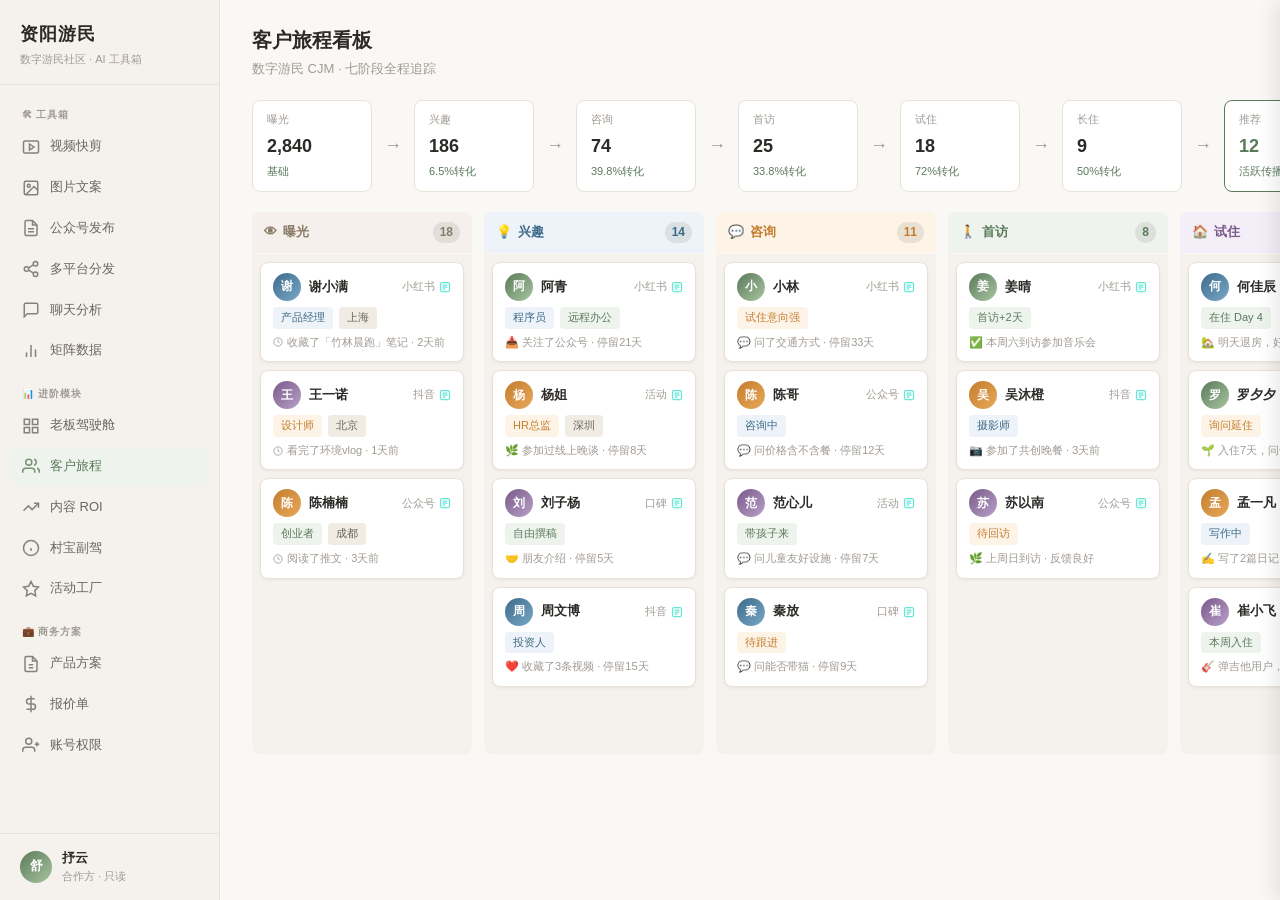
<file: crm.html>
<!DOCTYPE html>
<html lang="zh-CN">
<head>
<meta charset="UTF-8">
<meta name="viewport" content="width=device-width, initial-scale=1.0">
<title>资阳游民 · 客户旅程看板</title>
<link rel="stylesheet" href="assets/style.css">
<style>
/* 看板布局 */
.kanban-wrapper {
  overflow-x: auto;
  padding-bottom: 16px;
}

.kanban-board {
  display: flex;
  gap: 12px;
  min-width: max-content;
}

.kanban-col {
  width: 220px;
  flex-shrink: 0;
}

.col-header {
  padding: 10px 12px;
  border-radius: 8px 8px 0 0;
  margin-bottom: 1px;
  display: flex;
  align-items: center;
  justify-content: space-between;
}

.col-title {
  font-size: 13px;
  font-weight: 600;
  display: flex;
  align-items: center;
  gap: 6px;
}

.col-count {
  font-size: 12px;
  font-weight: 600;
  padding: 1px 7px;
  border-radius: 10px;
  background: rgba(0,0,0,0.08);
}

.col-body {
  background: var(--bg-sidebar);
  border-radius: 0 0 8px 8px;
  padding: 8px;
  min-height: 500px;
  display: flex;
  flex-direction: column;
  gap: 8px;
}

/* 客户卡片 */
.customer-card {
  background: var(--bg-card);
  border: 1px solid var(--border);
  border-radius: var(--radius);
  padding: 10px 12px;
  cursor: pointer;
  transition: all 0.15s;
  box-shadow: var(--shadow-sm);
}

.customer-card:hover {
  border-color: var(--accent-green);
  box-shadow: var(--shadow);
  transform: translateY(-1px);
}

.card-top {
  display: flex;
  align-items: center;
  gap: 8px;
  margin-bottom: 6px;
}

.card-avatar {
  width: 28px;
  height: 28px;
  border-radius: 50%;
  display: flex;
  align-items: center;
  justify-content: center;
  font-size: 12px;
  font-weight: 700;
  color: white;
  flex-shrink: 0;
}

.av-green { background: linear-gradient(135deg, #5a7a5a, #a8c5a0); }
.av-amber { background: linear-gradient(135deg, #c47c2e, #e8a95a); }
.av-blue { background: linear-gradient(135deg, #3d6a8a, #7aa8c7); }
.av-purple { background: linear-gradient(135deg, #7a5a8a, #b8a0c8); }

.card-name {
  font-size: 13px;
  font-weight: 600;
  color: var(--text-primary);
}

.card-source {
  font-size: 11px;
  color: var(--text-muted);
  margin-left: auto;
  display: flex;
  align-items: center;
  gap: 4px;
}
.card-source::after {
  content: '';
  display: inline-block;
  width: 12px;
  height: 12px;
  background: #00d6b9;
  border-radius: 2px;
  mask: url("data:image/svg+xml;utf8,<svg xmlns='http://www.w3.org/2000/svg' viewBox='0 0 24 24' fill='none' stroke='white' stroke-width='2.5'><rect x='3' y='3' width='18' height='18' rx='3'/><path d='M7 8h10M7 12h10M7 16h6'/></svg>") center/contain no-repeat;
  -webkit-mask: url("data:image/svg+xml;utf8,<svg xmlns='http://www.w3.org/2000/svg' viewBox='0 0 24 24' fill='none' stroke='white' stroke-width='2.5'><rect x='3' y='3' width='18' height='18' rx='3'/><path d='M7 8h10M7 12h10M7 16h6'/></svg>") center/contain no-repeat;
  cursor: pointer;
  opacity: 0.6;
  transition: opacity 0.15s;
}
.card-source::after:hover {
  opacity: 1;
}
.customer-card:hover .card-source::after {
  opacity: 1;
}

.card-meta {
  display: flex;
  gap: 6px;
  flex-wrap: wrap;
  margin-top: 6px;
}

.card-interaction {
  font-size: 11px;
  color: var(--text-muted);
  margin-top: 5px;
  display: flex;
  align-items: center;
  gap: 4px;
}

/* 漏斗统计条 */
.funnel-stats-row {
  display: flex;
  gap: 12px;
  margin-bottom: 16px;
  overflow-x: auto;
  padding-bottom: 4px;
}

.funnel-stat-item {
  background: var(--bg-card);
  border: 1px solid var(--border);
  border-radius: var(--radius);
  padding: 10px 14px;
  min-width: 120px;
  flex-shrink: 0;
}

.funnel-stat-label {
  font-size: 11px;
  color: var(--text-muted);
  margin-bottom: 4px;
}

.funnel-stat-value {
  font-size: 18px;
  font-weight: 700;
  color: var(--text-primary);
}

.funnel-conv {
  font-size: 11px;
  color: var(--accent-green);
  font-weight: 500;
  margin-top: 2px;
}

/* 侧栏详情 */
.detail-panel {
  position: fixed;
  right: 0;
  top: 0;
  width: 380px;
  height: 100vh;
  background: var(--bg-card);
  border-left: 1px solid var(--border);
  box-shadow: -4px 0 20px rgba(0,0,0,0.1);
  z-index: 200;
  overflow-y: auto;
  transform: translateX(100%);
  transition: transform 0.25s ease;
}

.detail-panel.open {
  transform: translateX(0);
}

.panel-header {
  padding: 20px;
  border-bottom: 1px solid var(--border);
  position: sticky;
  top: 0;
  background: var(--bg-card);
  z-index: 1;
}

.panel-close {
  position: absolute;
  right: 16px;
  top: 16px;
  width: 28px;
  height: 28px;
  border-radius: 50%;
  background: var(--bg-sidebar);
  border: 1px solid var(--border);
  cursor: pointer;
  display: flex;
  align-items: center;
  justify-content: center;
  font-size: 16px;
  color: var(--text-muted);
  transition: all 0.15s;
}

.panel-close:hover {
  background: var(--border);
  color: var(--text-primary);
}

.panel-body { padding: 16px 20px; }

.section-title {
  font-size: 12px;
  font-weight: 600;
  color: var(--text-muted);
  text-transform: uppercase;
  letter-spacing: 0.05em;
  margin-bottom: 10px;
  margin-top: 16px;
}

.info-row {
  display: flex;
  justify-content: space-between;
  align-items: flex-start;
  padding: 6px 0;
  border-bottom: 1px solid var(--border-light);
}

.info-label { font-size: 12px; color: var(--text-muted); }
.info-value { font-size: 13px; color: var(--text-primary); font-weight: 500; text-align: right; max-width: 55%; }

.timeline { display: flex; flex-direction: column; gap: 0; }
.timeline-item {
  display: flex;
  gap: 12px;
  padding: 8px 0;
  position: relative;
}
.timeline-item:not(:last-child)::before {
  content: '';
  position: absolute;
  left: 11px;
  top: 30px;
  bottom: 0;
  width: 1px;
  background: var(--border-light);
}
.timeline-dot {
  width: 23px;
  height: 23px;
  border-radius: 50%;
  background: var(--accent-green-light);
  border: 2px solid var(--accent-green);
  flex-shrink: 0;
  display: flex;
  align-items: center;
  justify-content: center;
}
.timeline-dot-gray {
  background: var(--bg-sidebar);
  border-color: var(--border);
}
.timeline-content .tl-time {
  font-size: 11px;
  color: var(--text-muted);
}
.timeline-content .tl-text {
  font-size: 13px;
  color: var(--text-primary);
  line-height: 1.5;
}

.overlay {
  position: fixed;
  inset: 0;
  background: rgba(0,0,0,0.2);
  z-index: 190;
  display: none;
}
.overlay.show { display: block; }

/* 阶段颜色 */
.stage-0 { background: #f5f0eb; color: #8a7a68; }
.stage-1 { background: #edf3f8; color: #3d6a8a; }
.stage-2 { background: #fdf4e7; color: #c47c2e; }
.stage-3 { background: #eef3ee; color: #5a7a5a; }
.stage-4 { background: #f3eef8; color: #7a5a8a; }
.stage-5 { background: #fdf0ef; color: #c0453a; }
.stage-6 { background: #fffbeb; color: #a06820; }

/* 侧边栏分组标签 */
.nav-group-label {
  font-size: 10px;
  font-weight: 700;
  text-transform: uppercase;
  letter-spacing: 0.08em;
  color: var(--text-muted);
  padding: 10px 12px 4px;
}
</style>
</head>
<body>

<!-- 侧边导航 -->
<nav class="sidebar">
  <div class="sidebar-logo">
    <div class="logo-name">资阳游民</div>
    <div class="logo-sub">数字游民社区 · AI 工具箱</div>
  </div>
  <div class="sidebar-nav">
    <!-- 分组：工具箱 -->
    <div class="nav-group-label">🛠 工具箱</div>
    <a href="tool-video.html" class="nav-item">
      <svg class="nav-icon" viewBox="0 0 24 24" fill="none" stroke="currentColor" stroke-width="2"><rect x="2" y="4" width="20" height="16" rx="2"/><path d="m10 8 6 4-6 4V8z"/></svg>
      <span class="nav-label">视频快剪</span>
    </a>
    <a href="tool-image.html" class="nav-item">
      <svg class="nav-icon" viewBox="0 0 24 24" fill="none" stroke="currentColor" stroke-width="2"><rect x="3" y="3" width="18" height="18" rx="2"/><circle cx="9" cy="9" r="2"/><path d="m21 15-5-5L5 21"/></svg>
      <span class="nav-label">图片文案</span>
    </a>
    <a href="tool-gzh.html" class="nav-item">
      <svg class="nav-icon" viewBox="0 0 24 24" fill="none" stroke="currentColor" stroke-width="2"><path d="M14 2H6a2 2 0 0 0-2 2v16a2 2 0 0 0 2 2h12a2 2 0 0 0 2-2V8z"/><polyline points="14 2 14 8 20 8"/><line x1="16" y1="13" x2="8" y2="13"/><line x1="16" y1="17" x2="8" y2="17"/></svg>
      <span class="nav-label">公众号发布</span>
    </a>
    <a href="tool-publish.html" class="nav-item">
      <svg class="nav-icon" viewBox="0 0 24 24" fill="none" stroke="currentColor" stroke-width="2"><circle cx="18" cy="5" r="3"/><circle cx="6" cy="12" r="3"/><circle cx="18" cy="19" r="3"/><line x1="8.59" y1="13.51" x2="15.42" y2="17.49"/><line x1="15.41" y1="6.51" x2="8.59" y2="10.49"/></svg>
      <span class="nav-label">多平台分发</span>
    </a>
    <a href="tool-chat.html" class="nav-item">
      <svg class="nav-icon" viewBox="0 0 24 24" fill="none" stroke="currentColor" stroke-width="2"><path d="M21 15a2 2 0 0 1-2 2H7l-4 4V5a2 2 0 0 1 2-2h14a2 2 0 0 1 2 2z"/></svg>
      <span class="nav-label">聊天分析</span>
    </a>
    <a href="tool-matrix.html" class="nav-item">
      <svg class="nav-icon" viewBox="0 0 24 24" fill="none" stroke="currentColor" stroke-width="2"><line x1="18" y1="20" x2="18" y2="10"/><line x1="12" y1="20" x2="12" y2="4"/><line x1="6" y1="20" x2="6" y2="14"/></svg>
      <span class="nav-label">矩阵数据</span>
    </a>
    <!-- 分组：进阶模块 -->
    <div class="nav-group-label" style="margin-top:6px;">📊 进阶模块</div>
    <a href="dashboard.html" class="nav-item">
      <svg class="nav-icon" viewBox="0 0 24 24" fill="none" stroke="currentColor" stroke-width="2"><rect x="3" y="3" width="7" height="7"/><rect x="14" y="3" width="7" height="7"/><rect x="14" y="14" width="7" height="7"/><rect x="3" y="14" width="7" height="7"/></svg>
      <span class="nav-label">老板驾驶舱</span>
    </a>
    <a href="crm.html" class="nav-item active">
      <svg class="nav-icon" viewBox="0 0 24 24" fill="none" stroke="currentColor" stroke-width="2"><path d="M17 21v-2a4 4 0 0 0-4-4H5a4 4 0 0 0-4 4v2"/><circle cx="9" cy="7" r="4"/><path d="M23 21v-2a4 4 0 0 0-3-3.87M16 3.13a4 4 0 0 1 0 7.75"/></svg>
      <span class="nav-label">客户旅程</span>
    </a>
    <a href="content.html" class="nav-item">
      <svg class="nav-icon" viewBox="0 0 24 24" fill="none" stroke="currentColor" stroke-width="2"><polyline points="22 7 13.5 15.5 8.5 10.5 2 17"/><polyline points="16 7 22 7 22 13"/></svg>
      <span class="nav-label">内容 ROI</span>
    </a>
    <a href="cunbao.html" class="nav-item">
      <svg class="nav-icon" viewBox="0 0 24 24" fill="none" stroke="currentColor" stroke-width="2"><circle cx="12" cy="12" r="10"/><path d="M12 16v-4M12 8h.01"/></svg>
      <span class="nav-label">村宝副驾</span>
    </a>
    <a href="activity.html" class="nav-item">
      <svg class="nav-icon" viewBox="0 0 24 24" fill="none" stroke="currentColor" stroke-width="2"><polygon points="12 2 15.09 8.26 22 9.27 17 14.14 18.18 21.02 12 17.77 5.82 21.02 7 14.14 2 9.27 8.91 8.26 12 2"/></svg>
      <span class="nav-label">活动工厂</span>
    </a>
    <!-- 分组：商务方案 -->
    <div class="nav-group-label" style="margin-top:6px;">💼 商务方案</div>
    <a href="plan.html" class="nav-item">
      <svg class="nav-icon" viewBox="0 0 24 24" fill="none" stroke="currentColor" stroke-width="2"><path d="M14 2H6a2 2 0 0 0-2 2v16a2 2 0 0 0 2 2h12a2 2 0 0 0 2-2V8z"/><polyline points="14 2 14 8 20 8"/><line x1="9" y1="13" x2="15" y2="13"/><line x1="9" y1="17" x2="15" y2="17"/></svg>
      <span class="nav-label">产品方案</span>
    </a>
    <a href="pricing.html" class="nav-item">
      <svg class="nav-icon" viewBox="0 0 24 24" fill="none" stroke="currentColor" stroke-width="2"><line x1="12" y1="1" x2="12" y2="23"/><path d="M17 5H9.5a3.5 3.5 0 0 0 0 7h5a3.5 3.5 0 0 1 0 7H6"/></svg>
      <span class="nav-label">报价单</span>
    </a>
    <a href="team.html" class="nav-item">
      <svg class="nav-icon" viewBox="0 0 24 24" fill="none" stroke="currentColor" stroke-width="2"><path d="M17 21v-2a4 4 0 0 0-4-4H5a4 4 0 0 0-4 4v2"/><circle cx="9" cy="7" r="4"/><path d="M23 11h-6M20 8v6"/></svg>
      <span class="nav-label">账号权限</span>
    </a>
  </div>
  <div class="sidebar-footer">
    <div class="sidebar-user">
      <div class="user-avatar">舒</div>
      <div class="user-info">
        <div class="user-name">抒云</div>
        <div class="user-role">合作方 · 只读</div>
      </div>
    </div>
  </div>
</nav>

<!-- 详情侧栏 -->
<div class="overlay" id="overlay" onclick="closePanel()"></div>
<div class="detail-panel" id="detailPanel">
  <div class="panel-header">
    <div class="card-top" style="gap:12px;">
      <div class="card-avatar av-green" style="width:40px;height:40px;font-size:16px;" id="panelAvatar">林</div>
      <div>
        <div style="font-size:16px;font-weight:700;" id="panelName">小林</div>
        <div style="font-size:12px;color:var(--text-muted);" id="panelStage">
          <span class="tag tag-green">咨询中</span>
        </div>
      </div>
    </div>
    <div class="panel-close" onclick="closePanel()">✕</div>
  </div>
  <div class="panel-body">
    <div class="section-title">基本信息</div>
    <div class="info-row"><span class="info-label">来源渠道</span><span class="info-value">小红书 · 竹林晨雾笔记</span></div>
    <div class="info-row"><span class="info-label">职业</span><span class="info-value">字节跳动 · 产品经理</span></div>
    <div class="info-row"><span class="info-label">所在城市</span><span class="info-value">北京 → 计划离职</span></div>
    <div class="info-row"><span class="info-label">首次接触</span><span class="info-value">2026-03-15</span></div>
    <div class="info-row"><span class="info-label">停留时间</span><span class="info-value">33天（仍在跟进）</span></div>

    <div class="section-title">标签</div>
    <div style="display:flex;gap:6px;flex-wrap:wrap;">
      <span class="tag tag-green">一线逃离者</span>
      <span class="tag tag-blue">内容创作者</span>
      <span class="tag tag-amber">试住意向强</span>
      <span class="tag tag-gray">周末可来</span>
    </div>

    <div class="section-title">互动历史</div>
    <div class="timeline">
      <div class="timeline-item">
        <div class="timeline-dot">
          <svg width="10" height="10" viewBox="0 0 24 24" fill="none" stroke="#5a7a5a" stroke-width="3"><polyline points="20 6 9 17 4 12"/></svg>
        </div>
        <div class="timeline-content">
          <div class="tl-time">4月16日 · 村宝</div>
          <div class="tl-text">发送「试住套餐」链接，对方反应积极，说下周五可能过来</div>
        </div>
      </div>
      <div class="timeline-item">
        <div class="timeline-dot">
          <svg width="10" height="10" viewBox="0 0 24 24" fill="none" stroke="#5a7a5a" stroke-width="3"><polyline points="20 6 9 17 4 12"/></svg>
        </div>
        <div class="timeline-content">
          <div class="tl-time">4月12日 · 活动</div>
          <div class="tl-text">参加「线上共创晚谈」，提问积极，在群里分享了笔记</div>
        </div>
      </div>
      <div class="timeline-item">
        <div class="timeline-dot timeline-dot-gray"></div>
        <div class="timeline-content">
          <div class="tl-time">4月8日 · 微信</div>
          <div class="tl-text">首次私信咨询，问了价格和交通，村宝回复后3小时无响应</div>
        </div>
      </div>
      <div class="timeline-item">
        <div class="timeline-dot timeline-dot-gray"></div>
        <div class="timeline-content">
          <div class="tl-time">3月15日 · 小红书</div>
          <div class="tl-text">点赞并收藏「竹林晨雾」笔记，留评"看起来好治愈"</div>
        </div>
      </div>
    </div>

    <div class="section-title">入住记录</div>
    <div style="text-align:center;padding:16px;color:var(--text-muted);font-size:13px;background:var(--bg-sidebar);border-radius:var(--radius);">
      尚未入住 · 等待首次到访 🌱
    </div>

    <div class="section-title">关键备注</div>
    <div style="background:var(--accent-amber-light);border:1px solid #e8c58a;border-radius:var(--radius);padding:12px;font-size:13px;color:#7a4e18;line-height:1.6;">
      💬 她提到在考虑「买断离职」，对资阳定居有一定兴趣，可重点跟进长住可能性
    </div>

    <div style="margin-top:20px;display:flex;gap:8px;">
      <button class="btn btn-primary" style="flex:1;">发消息</button>
      <button class="btn btn-secondary">移动阶段</button>
      <button class="btn btn-secondary">加标签</button>
    </div>
  </div>
</div>

<!-- 主内容 -->
<main class="main">
  <div class="page-header">
    <div>
      <div class="page-title">客户旅程看板</div>
      <div class="page-subtitle">数字游民 CJM · 七阶段全程追踪</div>
    </div>
    <div style="display:flex;gap:8px;align-items:center;">
      <span class="badge-feishu">
        <svg viewBox="0 0 24 24" fill="none" stroke="currentColor" stroke-width="2"><rect x="3" y="3" width="18" height="18" rx="3"/><path d="M7 8h10M7 12h10M7 16h6"/></svg>
        客户卡片双向同步飞书 CRM · 点击图标跳转
      </span>
      <button class="btn btn-secondary">
        <svg width="14" height="14" viewBox="0 0 24 24" fill="none" stroke="currentColor" stroke-width="2"><line x1="8" y1="6" x2="21" y2="6"/><line x1="8" y1="12" x2="21" y2="12"/><line x1="8" y1="18" x2="21" y2="18"/><line x1="3" y1="6" x2="3.01" y2="6"/><line x1="3" y1="12" x2="3.01" y2="12"/><line x1="3" y1="18" x2="3.01" y2="18"/></svg>
        筛选
      </button>
      <button class="btn btn-primary">+ 新增游民</button>
    </div>
  </div>

  <div class="page-content fade-in">
    <!-- 漏斗统计 -->
    <div class="funnel-stats-row">
      <div class="funnel-stat-item">
        <div class="funnel-stat-label">曝光</div>
        <div class="funnel-stat-value">2,840</div>
        <div class="funnel-conv">基础</div>
      </div>
      <div style="display:flex;align-items:center;color:var(--text-muted);font-size:18px;">→</div>
      <div class="funnel-stat-item">
        <div class="funnel-stat-label">兴趣</div>
        <div class="funnel-stat-value">186</div>
        <div class="funnel-conv">6.5%转化</div>
      </div>
      <div style="display:flex;align-items:center;color:var(--text-muted);font-size:18px;">→</div>
      <div class="funnel-stat-item">
        <div class="funnel-stat-label">咨询</div>
        <div class="funnel-stat-value">74</div>
        <div class="funnel-conv">39.8%转化</div>
      </div>
      <div style="display:flex;align-items:center;color:var(--text-muted);font-size:18px;">→</div>
      <div class="funnel-stat-item">
        <div class="funnel-stat-label">首访</div>
        <div class="funnel-stat-value">25</div>
        <div class="funnel-conv">33.8%转化</div>
      </div>
      <div style="display:flex;align-items:center;color:var(--text-muted);font-size:18px;">→</div>
      <div class="funnel-stat-item">
        <div class="funnel-stat-label">试住</div>
        <div class="funnel-stat-value">18</div>
        <div class="funnel-conv">72%转化</div>
      </div>
      <div style="display:flex;align-items:center;color:var(--text-muted);font-size:18px;">→</div>
      <div class="funnel-stat-item">
        <div class="funnel-stat-label">长住</div>
        <div class="funnel-stat-value">9</div>
        <div class="funnel-conv">50%转化</div>
      </div>
      <div style="display:flex;align-items:center;color:var(--text-muted);font-size:18px;">→</div>
      <div class="funnel-stat-item" style="border-color:var(--accent-green);">
        <div class="funnel-stat-label">推荐</div>
        <div class="funnel-stat-value" style="color:var(--accent-green);">12</div>
        <div class="funnel-conv">活跃传播</div>
      </div>
    </div>

    <!-- 看板 -->
    <div class="kanban-wrapper">
      <div class="kanban-board">

        <!-- 曝光列 -->
        <div class="kanban-col">
          <div class="col-header stage-0">
            <div class="col-title">
              <span>👁</span> 曝光
            </div>
            <span class="col-count">18</span>
          </div>
          <div class="col-body">
            <div class="customer-card" onclick="openPanel()">
              <div class="card-top">
                <div class="card-avatar av-blue">谢</div>
                <div class="card-name">谢小满</div>
                <div class="card-source">小红书</div>
              </div>
              <div class="card-meta">
                <span class="tag tag-blue">产品经理</span>
                <span class="tag tag-gray">上海</span>
              </div>
              <div class="card-interaction">
                <svg width="10" height="10" viewBox="0 0 24 24" fill="none" stroke="currentColor" stroke-width="2"><circle cx="12" cy="12" r="10"/><polyline points="12 6 12 12 16 14"/></svg>
                收藏了「竹林晨跑」笔记 · 2天前
              </div>
            </div>
            <div class="customer-card" onclick="openPanel()">
              <div class="card-top">
                <div class="card-avatar av-purple">王</div>
                <div class="card-name">王一诺</div>
                <div class="card-source">抖音</div>
              </div>
              <div class="card-meta">
                <span class="tag tag-amber">设计师</span>
                <span class="tag tag-gray">北京</span>
              </div>
              <div class="card-interaction">
                <svg width="10" height="10" viewBox="0 0 24 24" fill="none" stroke="currentColor" stroke-width="2"><circle cx="12" cy="12" r="10"/><polyline points="12 6 12 12 16 14"/></svg>
                看完了环境vlog · 1天前
              </div>
            </div>
            <div class="customer-card" onclick="openPanel()">
              <div class="card-top">
                <div class="card-avatar av-amber">陈</div>
                <div class="card-name">陈楠楠</div>
                <div class="card-source">公众号</div>
              </div>
              <div class="card-meta">
                <span class="tag tag-green">创业者</span>
                <span class="tag tag-gray">成都</span>
              </div>
              <div class="card-interaction">
                <svg width="10" height="10" viewBox="0 0 24 24" fill="none" stroke="currentColor" stroke-width="2"><circle cx="12" cy="12" r="10"/><polyline points="12 6 12 12 16 14"/></svg>
                阅读了推文 · 3天前
              </div>
            </div>
          </div>
        </div>

        <!-- 兴趣列 -->
        <div class="kanban-col">
          <div class="col-header stage-1">
            <div class="col-title"><span>💡</span> 兴趣</div>
            <span class="col-count">14</span>
          </div>
          <div class="col-body">
            <div class="customer-card" onclick="openPanel()">
              <div class="card-top">
                <div class="card-avatar av-green">阿</div>
                <div class="card-name">阿青</div>
                <div class="card-source">小红书</div>
              </div>
              <div class="card-meta">
                <span class="tag tag-blue">程序员</span>
                <span class="tag tag-green">远程办公</span>
              </div>
              <div class="card-interaction">📥 关注了公众号 · 停留21天</div>
            </div>
            <div class="customer-card" onclick="openPanel()">
              <div class="card-top">
                <div class="card-avatar av-amber">杨</div>
                <div class="card-name">杨姐</div>
                <div class="card-source">活动</div>
              </div>
              <div class="card-meta">
                <span class="tag tag-amber">HR总监</span>
                <span class="tag tag-gray">深圳</span>
              </div>
              <div class="card-interaction">🌿 参加过线上晚谈 · 停留8天</div>
            </div>
            <div class="customer-card" onclick="openPanel()">
              <div class="card-top">
                <div class="card-avatar av-purple">刘</div>
                <div class="card-name">刘子杨</div>
                <div class="card-source">口碑</div>
              </div>
              <div class="card-meta">
                <span class="tag tag-green">自由撰稿</span>
              </div>
              <div class="card-interaction">🤝 朋友介绍 · 停留5天</div>
            </div>
            <div class="customer-card" onclick="openPanel()">
              <div class="card-top">
                <div class="card-avatar av-blue">周</div>
                <div class="card-name">周文博</div>
                <div class="card-source">抖音</div>
              </div>
              <div class="card-meta">
                <span class="tag tag-blue">投资人</span>
              </div>
              <div class="card-interaction">❤️ 收藏了3条视频 · 停留15天</div>
            </div>
          </div>
        </div>

        <!-- 咨询列 -->
        <div class="kanban-col">
          <div class="col-header stage-2">
            <div class="col-title"><span>💬</span> 咨询</div>
            <span class="col-count">11</span>
          </div>
          <div class="col-body">
            <div class="customer-card" onclick="openPanel()">
              <div class="card-top">
                <div class="card-avatar av-green">小</div>
                <div class="card-name">小林</div>
                <div class="card-source">小红书</div>
              </div>
              <div class="card-meta">
                <span class="tag tag-amber">试住意向强</span>
              </div>
              <div class="card-interaction">💬 问了交通方式 · 停留33天</div>
            </div>
            <div class="customer-card" onclick="openPanel()">
              <div class="card-top">
                <div class="card-avatar av-amber">陈</div>
                <div class="card-name">陈哥</div>
                <div class="card-source">公众号</div>
              </div>
              <div class="card-meta">
                <span class="tag tag-blue">咨询中</span>
              </div>
              <div class="card-interaction">💬 问价格含不含餐 · 停留12天</div>
            </div>
            <div class="customer-card" onclick="openPanel()">
              <div class="card-top">
                <div class="card-avatar av-purple">范</div>
                <div class="card-name">范心儿</div>
                <div class="card-source">活动</div>
              </div>
              <div class="card-meta">
                <span class="tag tag-green">带孩子来</span>
              </div>
              <div class="card-interaction">💬 问儿童友好设施 · 停留7天</div>
            </div>
            <div class="customer-card" onclick="openPanel()">
              <div class="card-top">
                <div class="card-avatar av-blue">秦</div>
                <div class="card-name">秦放</div>
                <div class="card-source">口碑</div>
              </div>
              <div class="card-meta">
                <span class="tag tag-amber">待跟进</span>
              </div>
              <div class="card-interaction">💬 问能否带猫 · 停留9天</div>
            </div>
          </div>
        </div>

        <!-- 首访列 -->
        <div class="kanban-col">
          <div class="col-header stage-3">
            <div class="col-title"><span>🚶</span> 首访</div>
            <span class="col-count">8</span>
          </div>
          <div class="col-body">
            <div class="customer-card" onclick="openPanel()">
              <div class="card-top">
                <div class="card-avatar av-green">姜</div>
                <div class="card-name">姜晴</div>
                <div class="card-source">小红书</div>
              </div>
              <div class="card-meta">
                <span class="tag tag-green">首访+2天</span>
              </div>
              <div class="card-interaction">✅ 本周六到访参加音乐会</div>
            </div>
            <div class="customer-card" onclick="openPanel()">
              <div class="card-top">
                <div class="card-avatar av-amber">吴</div>
                <div class="card-name">吴沐橙</div>
                <div class="card-source">抖音</div>
              </div>
              <div class="card-meta">
                <span class="tag tag-blue">摄影师</span>
              </div>
              <div class="card-interaction">📷 参加了共创晚餐 · 3天前</div>
            </div>
            <div class="customer-card" onclick="openPanel()">
              <div class="card-top">
                <div class="card-avatar av-purple">苏</div>
                <div class="card-name">苏以南</div>
                <div class="card-source">公众号</div>
              </div>
              <div class="card-meta">
                <span class="tag tag-amber">待回访</span>
              </div>
              <div class="card-interaction">🌿 上周日到访 · 反馈良好</div>
            </div>
          </div>
        </div>

        <!-- 试住列 -->
        <div class="kanban-col">
          <div class="col-header stage-4">
            <div class="col-title"><span>🏠</span> 试住</div>
            <span class="col-count">9</span>
          </div>
          <div class="col-body">
            <div class="customer-card" onclick="openPanel()">
              <div class="card-top">
                <div class="card-avatar av-blue">何</div>
                <div class="card-name">何佳辰</div>
                <div class="card-source">口碑</div>
              </div>
              <div class="card-meta">
                <span class="tag tag-green">在住 Day 4</span>
              </div>
              <div class="card-interaction">🏡 明天退房，好评率5星</div>
            </div>
            <div class="customer-card" onclick="openPanel()">
              <div class="card-top">
                <div class="card-avatar av-green">罗</div>
                <div class="card-name">罗夕夕</div>
                <div class="card-source">活动</div>
              </div>
              <div class="card-meta">
                <span class="tag tag-amber">询问延住</span>
              </div>
              <div class="card-interaction">🌱 入住7天，问长住价格</div>
            </div>
            <div class="customer-card" onclick="openPanel()">
              <div class="card-top">
                <div class="card-avatar av-amber">孟</div>
                <div class="card-name">孟一凡</div>
                <div class="card-source">小红书</div>
              </div>
              <div class="card-meta">
                <span class="tag tag-blue">写作中</span>
              </div>
              <div class="card-interaction">✍️ 写了2篇日记，超级活跃</div>
            </div>
            <div class="customer-card" onclick="openPanel()">
              <div class="card-top">
                <div class="card-avatar av-purple">崔</div>
                <div class="card-name">崔小飞</div>
                <div class="card-source">抖音</div>
              </div>
              <div class="card-meta">
                <span class="tag tag-green">本周入住</span>
              </div>
              <div class="card-interaction">🎸 弹吉他用户，参加音乐会</div>
            </div>
          </div>
        </div>

        <!-- 长住列 -->
        <div class="kanban-col">
          <div class="col-header stage-5">
            <div class="col-title"><span>🌳</span> 长住</div>
            <span class="col-count">6</span>
          </div>
          <div class="col-body">
            <div class="customer-card" onclick="openPanel()">
              <div class="card-top">
                <div class="card-avatar av-green">林</div>
                <div class="card-name">林晓东</div>
                <div class="card-source">小红书</div>
              </div>
              <div class="card-meta">
                <span class="tag tag-green">长住第3月</span>
              </div>
              <div class="card-interaction">🌿 远程办公，已成为社群核心</div>
            </div>
            <div class="customer-card" onclick="openPanel()">
              <div class="card-top">
                <div class="card-avatar av-amber">朱</div>
                <div class="card-name">朱小暖</div>
                <div class="card-source">口碑</div>
              </div>
              <div class="card-meta">
                <span class="tag tag-amber">长住第2月</span>
              </div>
              <div class="card-interaction">📷 自媒体人，产出大量内容</div>
            </div>
            <div class="customer-card" onclick="openPanel()">
              <div class="card-top">
                <div class="card-avatar av-blue">余</div>
                <div class="card-name">余浩然</div>
                <div class="card-source">活动</div>
              </div>
              <div class="card-meta">
                <span class="tag tag-blue">长住第1月</span>
              </div>
              <div class="card-interaction">💻 全栈开发者，偶尔带客来</div>
            </div>
          </div>
        </div>

        <!-- 推荐列 -->
        <div class="kanban-col">
          <div class="col-header stage-6">
            <div class="col-title"><span>⭐</span> 推荐</div>
            <span class="col-count">12</span>
          </div>
          <div class="col-body">
            <div class="customer-card" onclick="openPanel()">
              <div class="card-top">
                <div class="card-avatar av-amber">柳</div>
                <div class="card-name">柳白</div>
                <div class="card-source">口碑</div>
              </div>
              <div class="card-meta">
                <span class="tag tag-green">带来3人</span>
              </div>
              <div class="card-interaction">⭐ 本月推荐了3位朋友入住</div>
            </div>
            <div class="customer-card" onclick="openPanel()">
              <div class="card-top">
                <div class="card-avatar av-green">安</div>
                <div class="card-name">安夏</div>
                <div class="card-source">小红书</div>
              </div>
              <div class="card-meta">
                <span class="tag tag-amber">博主合作</span>
              </div>
              <div class="card-interaction">📱 发了小红书笔记 6万+ 曝光</div>
            </div>
            <div class="customer-card" onclick="openPanel()">
              <div class="card-top">
                <div class="card-avatar av-purple">谭</div>
                <div class="card-name">谭云舒</div>
                <div class="card-source">活动</div>
              </div>
              <div class="card-meta">
                <span class="tag tag-blue">带来2人</span>
              </div>
              <div class="card-interaction">🤝 社群活跃，拉来前同事</div>
            </div>
            <div class="customer-card" onclick="openPanel()">
              <div class="card-top">
                <div class="card-avatar av-blue">岳</div>
                <div class="card-name">岳书彦</div>
                <div class="card-source">公众号</div>
              </div>
              <div class="card-meta">
                <span class="tag tag-green">带来5人</span>
              </div>
              <div class="card-interaction">🌟 最强推荐官，带来5人入住</div>
            </div>
          </div>
        </div>

      </div>
    </div>
  </div>
</main>

<script>
function openPanel() {
  document.getElementById('detailPanel').classList.add('open');
  document.getElementById('overlay').classList.add('show');
}
function closePanel() {
  document.getElementById('detailPanel').classList.remove('open');
  document.getElementById('overlay').classList.remove('show');
}
</script>
</body>
</html>
</file>
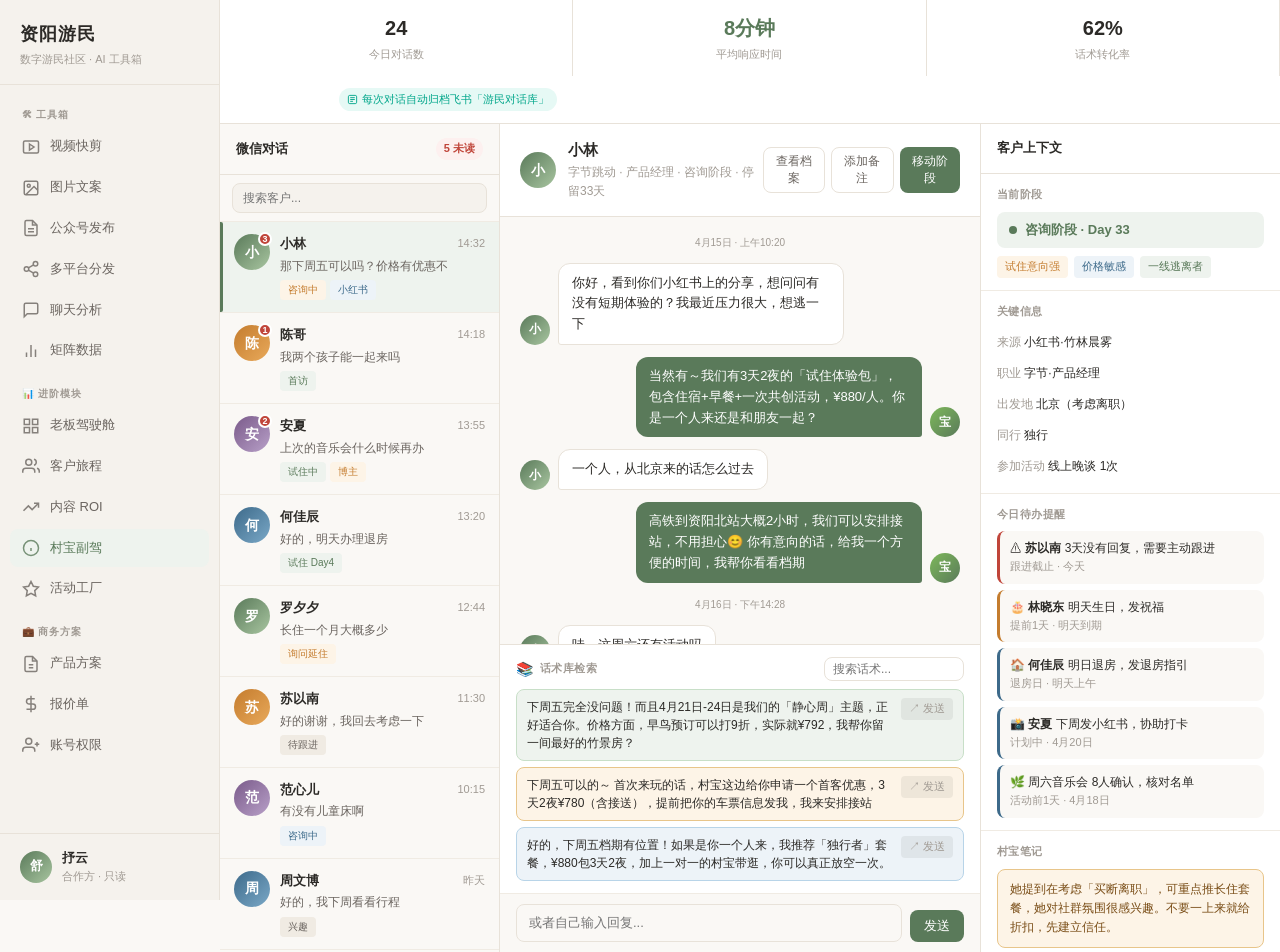
<file: cunbao.html>
<!DOCTYPE html>
<html lang="zh-CN">
<head>
<meta charset="UTF-8">
<meta name="viewport" content="width=device-width, initial-scale=1.0">
<title>资阳游民 · 村宝副驾工作台</title>
<link rel="stylesheet" href="assets/style.css">
<style>
/* 工作台三栏布局 */
.workbench {
  display: grid;
  grid-template-columns: 280px 1fr 300px;
  gap: 0;
  height: calc(100vh - 72px);
  overflow: hidden;
}

/* 左栏：对话列表 */
.chat-list-panel {
  border-right: 1px solid var(--border);
  display: flex;
  flex-direction: column;
  overflow: hidden;
}

.chat-list-header {
  padding: 14px 16px;
  border-bottom: 1px solid var(--border);
  display: flex;
  align-items: center;
  justify-content: space-between;
}

.chat-list-title { font-size: 13px; font-weight: 600; }

.chat-search {
  padding: 8px 12px;
  border-bottom: 1px solid var(--border-light);
}

.chat-search input {
  width: 100%;
  padding: 7px 10px;
  background: var(--bg-sidebar);
  border: 1px solid var(--border);
  border-radius: var(--radius);
  font-size: 12px;
  outline: none;
  font-family: var(--font);
  color: var(--text-primary);
}

.chat-search input:focus { border-color: var(--accent-green); }

.chat-list { flex: 1; overflow-y: auto; }

.chat-item {
  display: flex;
  align-items: flex-start;
  gap: 10px;
  padding: 12px 14px;
  border-bottom: 1px solid var(--border-light);
  cursor: pointer;
  transition: background 0.12s;
  position: relative;
}

.chat-item:hover { background: var(--bg-sidebar); }
.chat-item.active { background: var(--accent-green-light); }
.chat-item.active::before {
  content: '';
  position: absolute;
  left: 0;
  top: 0;
  bottom: 0;
  width: 3px;
  background: var(--accent-green);
  border-radius: 0 2px 2px 0;
}

.chat-avatar {
  width: 36px;
  height: 36px;
  border-radius: 50%;
  flex-shrink: 0;
  display: flex;
  align-items: center;
  justify-content: center;
  font-size: 14px;
  font-weight: 700;
  color: white;
  position: relative;
}

.unread-dot {
  position: absolute;
  top: -2px;
  right: -2px;
  width: 14px;
  height: 14px;
  background: var(--accent-red);
  border-radius: 50%;
  font-size: 9px;
  color: white;
  display: flex;
  align-items: center;
  justify-content: center;
  font-weight: 700;
  border: 2px solid white;
}

.chat-info { flex: 1; min-width: 0; }
.chat-top { display: flex; justify-content: space-between; align-items: center; }
.chat-name { font-size: 13px; font-weight: 600; color: var(--text-primary); }
.chat-time { font-size: 11px; color: var(--text-muted); }
.chat-last { font-size: 12px; color: var(--text-secondary); margin-top: 2px; white-space: nowrap; overflow: hidden; text-overflow: ellipsis; }
.chat-tags { display: flex; gap: 4px; margin-top: 4px; }

/* 中栏：对话窗口 */
.chat-window {
  display: flex;
  flex-direction: column;
  overflow: hidden;
}

.chat-header {
  padding: 14px 20px;
  border-bottom: 1px solid var(--border);
  display: flex;
  align-items: center;
  justify-content: space-between;
  background: var(--bg-card);
}

.chat-header-left { display: flex; align-items: center; gap: 12px; }
.chat-header-name { font-size: 15px; font-weight: 600; }
.chat-header-sub { font-size: 12px; color: var(--text-muted); margin-top: 1px; }

.messages-area {
  flex: 1;
  overflow-y: auto;
  padding: 16px 20px;
  display: flex;
  flex-direction: column;
  gap: 12px;
  background: var(--bg);
}

.msg-row {
  display: flex;
  gap: 8px;
  align-items: flex-end;
}

.msg-row.mine { flex-direction: row-reverse; }

.msg-avatar {
  width: 30px;
  height: 30px;
  border-radius: 50%;
  flex-shrink: 0;
  display: flex;
  align-items: center;
  justify-content: center;
  font-size: 12px;
  font-weight: 700;
  color: white;
}

.msg-bubble {
  max-width: 65%;
  padding: 9px 13px;
  border-radius: 12px;
  font-size: 13px;
  line-height: 1.6;
}

.msg-theirs {
  background: var(--bg-card);
  border: 1px solid var(--border);
  color: var(--text-primary);
  border-bottom-left-radius: 3px;
}

.msg-mine {
  background: var(--accent-green);
  color: white;
  border-bottom-right-radius: 3px;
}

.msg-time {
  font-size: 10px;
  color: var(--text-muted);
  margin-top: 2px;
  text-align: center;
}

/* AI建议回复 */
.ai-reply-area {
  padding: 12px 16px;
  border-top: 1px solid var(--border);
  background: var(--bg-card);
}

.ai-reply-title {
  font-size: 11px;
  font-weight: 600;
  color: var(--text-muted);
  text-transform: uppercase;
  letter-spacing: 0.05em;
  margin-bottom: 8px;
  display: flex;
  align-items: center;
  gap: 6px;
}

.ai-suggestions { display: flex; flex-direction: column; gap: 6px; }

.ai-suggestion {
  display: flex;
  align-items: flex-start;
  gap: 8px;
  padding: 8px 10px;
  background: var(--accent-green-light);
  border: 1px solid #c8dfc8;
  border-radius: var(--radius);
  cursor: pointer;
  transition: all 0.15s;
}

.ai-suggestion:hover {
  border-color: var(--accent-green);
  background: #e0eee0;
}

.ai-suggestion:nth-child(2) { background: var(--accent-amber-light); border-color: #e8c58a; }
.ai-suggestion:nth-child(2):hover { border-color: var(--accent-amber); }
.ai-suggestion:nth-child(3) { background: var(--accent-blue-light); border-color: #b8d4e8; }
.ai-suggestion:nth-child(3):hover { border-color: var(--accent-blue); }

.ai-sug-text { font-size: 12px; line-height: 1.5; flex: 1; color: var(--text-primary); }
.ai-sug-send {
  font-size: 11px;
  color: var(--text-muted);
  background: rgba(0,0,0,0.06);
  padding: 2px 8px;
  border-radius: 4px;
  flex-shrink: 0;
  transition: all 0.15s;
}
.ai-suggestion:hover .ai-sug-send { background: var(--accent-green); color: white; }
.ai-suggestion:nth-child(2):hover .ai-sug-send { background: var(--accent-amber); color: white; }

/* 输入框 */
.input-area {
  padding: 10px 16px;
  border-top: 1px solid var(--border-light);
  display: flex;
  gap: 8px;
  align-items: flex-end;
}

.msg-input {
  flex: 1;
  padding: 9px 12px;
  border: 1px solid var(--border);
  border-radius: var(--radius);
  font-size: 13px;
  outline: none;
  font-family: var(--font);
  resize: none;
  min-height: 38px;
  max-height: 80px;
  background: var(--bg);
  color: var(--text-primary);
  transition: border-color 0.15s;
}

.msg-input:focus { border-color: var(--accent-green); }

/* 右栏：上下文 */
.context-panel {
  border-left: 1px solid var(--border);
  overflow-y: auto;
  background: var(--bg-card);
}

.context-header {
  padding: 14px 16px;
  border-bottom: 1px solid var(--border);
  font-size: 13px;
  font-weight: 600;
}

.context-section { padding: 12px 16px; border-bottom: 1px solid var(--border-light); }
.context-section-title {
  font-size: 11px;
  font-weight: 600;
  color: var(--text-muted);
  text-transform: uppercase;
  letter-spacing: 0.04em;
  margin-bottom: 8px;
}

.stage-indicator {
  display: flex;
  align-items: center;
  gap: 8px;
  padding: 8px 12px;
  background: var(--accent-green-light);
  border-radius: var(--radius);
}

.stage-dot {
  width: 8px;
  height: 8px;
  border-radius: 50%;
  background: var(--accent-green);
  flex-shrink: 0;
}

.stage-text { font-size: 13px; font-weight: 600; color: var(--accent-green); }

.todo-list { display: flex; flex-direction: column; gap: 6px; }
.todo-item {
  display: flex;
  align-items: flex-start;
  gap: 8px;
  padding: 8px 10px;
  background: var(--bg);
  border-radius: var(--radius);
  border-left: 3px solid var(--accent-red);
}

.todo-item.today { border-left-color: var(--accent-amber); }
.todo-item.upcoming { border-left-color: var(--accent-blue); }

.todo-text { font-size: 12px; color: var(--text-primary); line-height: 1.5; }
.todo-time { font-size: 11px; color: var(--text-muted); margin-top: 1px; }

/* 顶部KPI */
.workbench-kpi {
  display: grid;
  grid-template-columns: repeat(3, 1fr);
  gap: 0;
  border-bottom: 1px solid var(--border);
  background: var(--bg-card);
}

.wkpi-item {
  padding: 12px 16px;
  text-align: center;
  border-right: 1px solid var(--border);
}

.wkpi-item:last-child { border-right: none; }
.wkpi-value { font-size: 20px; font-weight: 700; color: var(--text-primary); }
.wkpi-label { font-size: 11px; color: var(--text-muted); margin-top: 2px; }

/* 侧边栏分组标签 */
.nav-group-label {
  font-size: 10px;
  font-weight: 700;
  text-transform: uppercase;
  letter-spacing: 0.08em;
  color: var(--text-muted);
  padding: 10px 12px 4px;
}
</style>
</head>
<body>

<!-- 侧边导航 -->
<nav class="sidebar">
  <div class="sidebar-logo">
    <div class="logo-name">资阳游民</div>
    <div class="logo-sub">数字游民社区 · AI 工具箱</div>
  </div>
  <div class="sidebar-nav">
    <!-- 分组：工具箱 -->
    <div class="nav-group-label">🛠 工具箱</div>
    <a href="tool-video.html" class="nav-item">
      <svg class="nav-icon" viewBox="0 0 24 24" fill="none" stroke="currentColor" stroke-width="2"><rect x="2" y="4" width="20" height="16" rx="2"/><path d="m10 8 6 4-6 4V8z"/></svg>
      <span class="nav-label">视频快剪</span>
    </a>
    <a href="tool-image.html" class="nav-item">
      <svg class="nav-icon" viewBox="0 0 24 24" fill="none" stroke="currentColor" stroke-width="2"><rect x="3" y="3" width="18" height="18" rx="2"/><circle cx="9" cy="9" r="2"/><path d="m21 15-5-5L5 21"/></svg>
      <span class="nav-label">图片文案</span>
    </a>
    <a href="tool-gzh.html" class="nav-item">
      <svg class="nav-icon" viewBox="0 0 24 24" fill="none" stroke="currentColor" stroke-width="2"><path d="M14 2H6a2 2 0 0 0-2 2v16a2 2 0 0 0 2 2h12a2 2 0 0 0 2-2V8z"/><polyline points="14 2 14 8 20 8"/><line x1="16" y1="13" x2="8" y2="13"/><line x1="16" y1="17" x2="8" y2="17"/></svg>
      <span class="nav-label">公众号发布</span>
    </a>
    <a href="tool-publish.html" class="nav-item">
      <svg class="nav-icon" viewBox="0 0 24 24" fill="none" stroke="currentColor" stroke-width="2"><circle cx="18" cy="5" r="3"/><circle cx="6" cy="12" r="3"/><circle cx="18" cy="19" r="3"/><line x1="8.59" y1="13.51" x2="15.42" y2="17.49"/><line x1="15.41" y1="6.51" x2="8.59" y2="10.49"/></svg>
      <span class="nav-label">多平台分发</span>
    </a>
    <a href="tool-chat.html" class="nav-item">
      <svg class="nav-icon" viewBox="0 0 24 24" fill="none" stroke="currentColor" stroke-width="2"><path d="M21 15a2 2 0 0 1-2 2H7l-4 4V5a2 2 0 0 1 2-2h14a2 2 0 0 1 2 2z"/></svg>
      <span class="nav-label">聊天分析</span>
    </a>
    <a href="tool-matrix.html" class="nav-item">
      <svg class="nav-icon" viewBox="0 0 24 24" fill="none" stroke="currentColor" stroke-width="2"><line x1="18" y1="20" x2="18" y2="10"/><line x1="12" y1="20" x2="12" y2="4"/><line x1="6" y1="20" x2="6" y2="14"/></svg>
      <span class="nav-label">矩阵数据</span>
    </a>
    <!-- 分组：进阶模块 -->
    <div class="nav-group-label" style="margin-top:6px;">📊 进阶模块</div>
    <a href="dashboard.html" class="nav-item">
      <svg class="nav-icon" viewBox="0 0 24 24" fill="none" stroke="currentColor" stroke-width="2"><rect x="3" y="3" width="7" height="7"/><rect x="14" y="3" width="7" height="7"/><rect x="14" y="14" width="7" height="7"/><rect x="3" y="14" width="7" height="7"/></svg>
      <span class="nav-label">老板驾驶舱</span>
    </a>
    <a href="crm.html" class="nav-item">
      <svg class="nav-icon" viewBox="0 0 24 24" fill="none" stroke="currentColor" stroke-width="2"><path d="M17 21v-2a4 4 0 0 0-4-4H5a4 4 0 0 0-4 4v2"/><circle cx="9" cy="7" r="4"/><path d="M23 21v-2a4 4 0 0 0-3-3.87M16 3.13a4 4 0 0 1 0 7.75"/></svg>
      <span class="nav-label">客户旅程</span>
    </a>
    <a href="content.html" class="nav-item">
      <svg class="nav-icon" viewBox="0 0 24 24" fill="none" stroke="currentColor" stroke-width="2"><polyline points="22 7 13.5 15.5 8.5 10.5 2 17"/><polyline points="16 7 22 7 22 13"/></svg>
      <span class="nav-label">内容 ROI</span>
    </a>
    <a href="cunbao.html" class="nav-item active">
      <svg class="nav-icon" viewBox="0 0 24 24" fill="none" stroke="currentColor" stroke-width="2"><circle cx="12" cy="12" r="10"/><path d="M12 16v-4M12 8h.01"/></svg>
      <span class="nav-label">村宝副驾</span>
    </a>
    <a href="activity.html" class="nav-item">
      <svg class="nav-icon" viewBox="0 0 24 24" fill="none" stroke="currentColor" stroke-width="2"><polygon points="12 2 15.09 8.26 22 9.27 17 14.14 18.18 21.02 12 17.77 5.82 21.02 7 14.14 2 9.27 8.91 8.26 12 2"/></svg>
      <span class="nav-label">活动工厂</span>
    </a>
    <!-- 分组：商务方案 -->
    <div class="nav-group-label" style="margin-top:6px;">💼 商务方案</div>
    <a href="plan.html" class="nav-item">
      <svg class="nav-icon" viewBox="0 0 24 24" fill="none" stroke="currentColor" stroke-width="2"><path d="M14 2H6a2 2 0 0 0-2 2v16a2 2 0 0 0 2 2h12a2 2 0 0 0 2-2V8z"/><polyline points="14 2 14 8 20 8"/><line x1="9" y1="13" x2="15" y2="13"/><line x1="9" y1="17" x2="15" y2="17"/></svg>
      <span class="nav-label">产品方案</span>
    </a>
    <a href="pricing.html" class="nav-item">
      <svg class="nav-icon" viewBox="0 0 24 24" fill="none" stroke="currentColor" stroke-width="2"><line x1="12" y1="1" x2="12" y2="23"/><path d="M17 5H9.5a3.5 3.5 0 0 0 0 7h5a3.5 3.5 0 0 1 0 7H6"/></svg>
      <span class="nav-label">报价单</span>
    </a>
    <a href="team.html" class="nav-item">
      <svg class="nav-icon" viewBox="0 0 24 24" fill="none" stroke="currentColor" stroke-width="2"><path d="M17 21v-2a4 4 0 0 0-4-4H5a4 4 0 0 0-4 4v2"/><circle cx="9" cy="7" r="4"/><path d="M23 11h-6M20 8v6"/></svg>
      <span class="nav-label">账号权限</span>
    </a>
  </div>
  <div class="sidebar-footer">
    <div class="sidebar-user">
      <div class="user-avatar">舒</div>
      <div class="user-info">
        <div class="user-name">抒云</div>
        <div class="user-role">合作方 · 只读</div>
      </div>
    </div>
  </div>
</nav>

<main class="main" style="padding:0;">
  <!-- 顶部KPI -->
  <div class="workbench-kpi">
    <div class="wkpi-item">
      <div class="wkpi-value">24</div>
      <div class="wkpi-label">今日对话数</div>
    </div>
    <div class="wkpi-item">
      <div class="wkpi-value" style="color:var(--accent-green)">8分钟</div>
      <div class="wkpi-label">平均响应时间</div>
    </div>
    <div class="wkpi-item">
      <div class="wkpi-value">62%</div>
      <div class="wkpi-label">话术转化率</div>
    </div>
    <div class="wkpi-item" style="margin-left:auto;display:flex;align-items:center;">
      <span class="badge-feishu">
        <svg viewBox="0 0 24 24" fill="none" stroke="currentColor" stroke-width="2"><rect x="3" y="3" width="18" height="18" rx="3"/><path d="M7 8h10M7 12h10M7 16h6"/></svg>
        每次对话自动归档飞书「游民对话库」
      </span>
    </div>
  </div>

  <div class="workbench">

    <!-- 左栏：对话列表 -->
    <div class="chat-list-panel">
      <div class="chat-list-header">
        <span class="chat-list-title">微信对话</span>
        <span class="badge badge-red">5 未读</span>
      </div>
      <div class="chat-search">
        <input type="text" placeholder="搜索客户...">
      </div>
      <div class="chat-list">

        <div class="chat-item active">
          <div class="chat-avatar av-green" style="background:linear-gradient(135deg,#5a7a5a,#a8c5a0);">
            小
            <div class="unread-dot">3</div>
          </div>
          <div class="chat-info">
            <div class="chat-top">
              <span class="chat-name">小林</span>
              <span class="chat-time">14:32</span>
            </div>
            <div class="chat-last">那下周五可以吗？价格有优惠不</div>
            <div class="chat-tags">
              <span class="tag tag-amber" style="font-size:10px;">咨询中</span>
              <span class="tag tag-blue" style="font-size:10px;">小红书</span>
            </div>
          </div>
        </div>

        <div class="chat-item">
          <div class="chat-avatar" style="background:linear-gradient(135deg,#c47c2e,#e8a95a);">
            陈
            <div class="unread-dot">1</div>
          </div>
          <div class="chat-info">
            <div class="chat-top">
              <span class="chat-name">陈哥</span>
              <span class="chat-time">14:18</span>
            </div>
            <div class="chat-last">我两个孩子能一起来吗</div>
            <div class="chat-tags">
              <span class="tag tag-green" style="font-size:10px;">首访</span>
            </div>
          </div>
        </div>

        <div class="chat-item">
          <div class="chat-avatar" style="background:linear-gradient(135deg,#7a5a8a,#b8a0c8);">
            安
            <div class="unread-dot">2</div>
          </div>
          <div class="chat-info">
            <div class="chat-top">
              <span class="chat-name">安夏</span>
              <span class="chat-time">13:55</span>
            </div>
            <div class="chat-last">上次的音乐会什么时候再办</div>
            <div class="chat-tags">
              <span class="tag tag-green" style="font-size:10px;">试住中</span>
              <span class="tag tag-amber" style="font-size:10px;">博主</span>
            </div>
          </div>
        </div>

        <div class="chat-item">
          <div class="chat-avatar" style="background:linear-gradient(135deg,#3d6a8a,#7aa8c7);">
            何
          </div>
          <div class="chat-info">
            <div class="chat-top">
              <span class="chat-name">何佳辰</span>
              <span class="chat-time">13:20</span>
            </div>
            <div class="chat-last">好的，明天办理退房</div>
            <div class="chat-tags">
              <span class="tag tag-green" style="font-size:10px;">试住 Day4</span>
            </div>
          </div>
        </div>

        <div class="chat-item">
          <div class="chat-avatar" style="background:linear-gradient(135deg,#5a7a5a,#a8c5a0);">
            罗
          </div>
          <div class="chat-info">
            <div class="chat-top">
              <span class="chat-name">罗夕夕</span>
              <span class="chat-time">12:44</span>
            </div>
            <div class="chat-last">长住一个月大概多少</div>
            <div class="chat-tags">
              <span class="tag tag-amber" style="font-size:10px;">询问延住</span>
            </div>
          </div>
        </div>

        <div class="chat-item">
          <div class="chat-avatar" style="background:linear-gradient(135deg,#c47c2e,#e8a95a);">
            苏
          </div>
          <div class="chat-info">
            <div class="chat-top">
              <span class="chat-name">苏以南</span>
              <span class="chat-time">11:30</span>
            </div>
            <div class="chat-last">好的谢谢，我回去考虑一下</div>
            <div class="chat-tags">
              <span class="tag tag-gray" style="font-size:10px;">待跟进</span>
            </div>
          </div>
        </div>

        <div class="chat-item">
          <div class="chat-avatar" style="background:linear-gradient(135deg,#7a5a8a,#b8a0c8);">
            范
          </div>
          <div class="chat-info">
            <div class="chat-top">
              <span class="chat-name">范心儿</span>
              <span class="chat-time">10:15</span>
            </div>
            <div class="chat-last">有没有儿童床啊</div>
            <div class="chat-tags">
              <span class="tag tag-blue" style="font-size:10px;">咨询中</span>
            </div>
          </div>
        </div>

        <div class="chat-item">
          <div class="chat-avatar" style="background:linear-gradient(135deg,#3d6a8a,#7aa8c7);">
            周
          </div>
          <div class="chat-info">
            <div class="chat-top">
              <span class="chat-name">周文博</span>
              <span class="chat-time">昨天</span>
            </div>
            <div class="chat-last">好的，我下周看看行程</div>
            <div class="chat-tags">
              <span class="tag tag-gray" style="font-size:10px;">兴趣</span>
            </div>
          </div>
        </div>

      </div>
    </div>

    <!-- 中栏：对话窗口 -->
    <div class="chat-window">
      <div class="chat-header">
        <div class="chat-header-left">
          <div class="chat-avatar av-green" style="background:linear-gradient(135deg,#5a7a5a,#a8c5a0);width:36px;height:36px;font-size:14px;">小</div>
          <div>
            <div class="chat-header-name">小林</div>
            <div class="chat-header-sub">字节跳动 · 产品经理 · 咨询阶段 · 停留33天</div>
          </div>
        </div>
        <div style="display:flex;gap:6px;">
          <button class="btn btn-secondary" style="font-size:12px;padding:5px 10px;">查看档案</button>
          <button class="btn btn-secondary" style="font-size:12px;padding:5px 10px;">添加备注</button>
          <button class="btn btn-primary" style="font-size:12px;padding:5px 10px;">移动阶段</button>
        </div>
      </div>

      <div class="messages-area">
        <div class="msg-time">4月15日 · 上午10:20</div>

        <div class="msg-row">
          <div class="msg-avatar" style="background:linear-gradient(135deg,#5a7a5a,#a8c5a0);">小</div>
          <div class="msg-bubble msg-theirs">你好，看到你们小红书上的分享，想问问有没有短期体验的？我最近压力很大，想逃一下</div>
        </div>

        <div class="msg-row mine">
          <div class="msg-avatar" style="background:linear-gradient(135deg,#7db85a,#5a7a5a);">宝</div>
          <div class="msg-bubble msg-mine">当然有～我们有3天2夜的「试住体验包」，包含住宿+早餐+一次共创活动，¥880/人。你是一个人来还是和朋友一起？</div>
        </div>

        <div class="msg-row">
          <div class="msg-avatar" style="background:linear-gradient(135deg,#5a7a5a,#a8c5a0);">小</div>
          <div class="msg-bubble msg-theirs">一个人，从北京来的话怎么过去</div>
        </div>

        <div class="msg-row mine">
          <div class="msg-avatar" style="background:linear-gradient(135deg,#7db85a,#5a7a5a);">宝</div>
          <div class="msg-bubble msg-mine">高铁到资阳北站大概2小时，我们可以安排接站，不用担心😊 你有意向的话，给我一个方便的时间，我帮你看看档期</div>
        </div>

        <div class="msg-time">4月16日 · 下午14:28</div>

        <div class="msg-row">
          <div class="msg-avatar" style="background:linear-gradient(135deg,#5a7a5a,#a8c5a0);">小</div>
          <div class="msg-bubble msg-theirs">哇，这周六还有活动吗</div>
        </div>

        <div class="msg-row mine">
          <div class="msg-avatar" style="background:linear-gradient(135deg,#7db85a,#5a7a5a);">宝</div>
          <div class="msg-bubble msg-mine">周六有竹林音乐会，晚上还有共创晚餐，特别适合你这种需要放松和重新找到节奏的人🌿</div>
        </div>

        <div class="msg-time">今天 · 下午14:32</div>

        <div class="msg-row">
          <div class="msg-avatar" style="background:linear-gradient(135deg,#5a7a5a,#a8c5a0);">小</div>
          <div class="msg-bubble msg-theirs">那下周五可以吗？价格有优惠不</div>
        </div>
      </div>

      <!-- 话术库检索 -->
      <div class="ai-reply-area">
        <div class="ai-reply-title">
          <span style="font-size:14px;">📚</span>
          话术库检索
          <input type="text" placeholder="搜索话术..." style="margin-left:auto;border:1px solid var(--border);border-radius:var(--radius);padding:4px 8px;font-size:12px;font-family:var(--font);width:140px;">
        </div>
        <div class="ai-suggestions">
          <div class="ai-suggestion" onclick="useReply(this)">
            <div class="ai-sug-text">下周五完全没问题！而且4月21日-24日是我们的「静心周」主题，正好适合你。价格方面，早鸟预订可以打9折，实际就¥792，我帮你留一间最好的竹景房？</div>
            <div class="ai-sug-send">↗ 发送</div>
          </div>
          <div class="ai-suggestion" onclick="useReply(this)">
            <div class="ai-sug-text">下周五可以的～ 首次来玩的话，村宝这边给你申请一个首客优惠，3天2夜¥780（含接送），提前把你的车票信息发我，我来安排接站</div>
            <div class="ai-sug-send">↗ 发送</div>
          </div>
          <div class="ai-suggestion" onclick="useReply(this)">
            <div class="ai-sug-text">好的，下周五档期有位置！如果是你一个人来，我推荐「独行者」套餐，¥880包3天2夜，加上一对一的村宝带逛，你可以真正放空一次。</div>
            <div class="ai-sug-send">↗ 发送</div>
          </div>
        </div>
      </div>

      <div class="input-area">
        <textarea class="msg-input" placeholder="或者自己输入回复..." id="msgInput" rows="1"></textarea>
        <button class="btn btn-primary" onclick="sendMsg()">发送</button>
      </div>
    </div>

    <!-- 右栏：上下文 -->
    <div class="context-panel">
      <div class="context-header">客户上下文</div>

      <div class="context-section">
        <div class="context-section-title">当前阶段</div>
        <div class="stage-indicator">
          <div class="stage-dot"></div>
          <div class="stage-text">咨询阶段 · Day 33</div>
        </div>
        <div style="margin-top:8px;display:flex;gap:6px;flex-wrap:wrap;">
          <span class="tag tag-amber">试住意向强</span>
          <span class="tag tag-blue">价格敏感</span>
          <span class="tag tag-green">一线逃离者</span>
        </div>
      </div>

      <div class="context-section">
        <div class="context-section-title">关键信息</div>
        <div style="display:flex;flex-direction:column;gap:4px;font-size:12px;">
          <div class="info-row" style="padding:4px 0;">
            <span style="color:var(--text-muted)">来源</span>
            <span style="font-weight:500;">小红书·竹林晨雾</span>
          </div>
          <div class="info-row" style="padding:4px 0;">
            <span style="color:var(--text-muted)">职业</span>
            <span style="font-weight:500;">字节·产品经理</span>
          </div>
          <div class="info-row" style="padding:4px 0;">
            <span style="color:var(--text-muted)">出发地</span>
            <span style="font-weight:500;">北京（考虑离职）</span>
          </div>
          <div class="info-row" style="padding:4px 0;">
            <span style="color:var(--text-muted)">同行</span>
            <span style="font-weight:500;">独行</span>
          </div>
          <div class="info-row" style="padding:4px 0;border:none;">
            <span style="color:var(--text-muted)">参加活动</span>
            <span style="font-weight:500;">线上晚谈 1次</span>
          </div>
        </div>
      </div>

      <div class="context-section">
        <div class="context-section-title">今日待办提醒</div>
        <div class="todo-list">
          <div class="todo-item">
            <div>
              <div class="todo-text">⚠ <strong>苏以南</strong> 3天没有回复，需要主动跟进</div>
              <div class="todo-time">跟进截止 · 今天</div>
            </div>
          </div>
          <div class="todo-item today">
            <div>
              <div class="todo-text">🎂 <strong>林晓东</strong> 明天生日，发祝福</div>
              <div class="todo-time">提前1天 · 明天到期</div>
            </div>
          </div>
          <div class="todo-item upcoming">
            <div>
              <div class="todo-text">🏠 <strong>何佳辰</strong> 明日退房，发退房指引</div>
              <div class="todo-time">退房日 · 明天上午</div>
            </div>
          </div>
          <div class="todo-item upcoming">
            <div>
              <div class="todo-text">📸 <strong>安夏</strong> 下周发小红书，协助打卡</div>
              <div class="todo-time">计划中 · 4月20日</div>
            </div>
          </div>
          <div class="todo-item upcoming">
            <div>
              <div class="todo-text">🌿 周六音乐会 8人确认，核对名单</div>
              <div class="todo-time">活动前1天 · 4月18日</div>
            </div>
          </div>
        </div>
      </div>

      <div class="context-section">
        <div class="context-section-title">村宝笔记</div>
        <div style="background:var(--accent-amber-light);border:1px solid #e8c58a;border-radius:var(--radius);padding:10px 12px;font-size:12px;color:#7a4e18;line-height:1.6;">
          她提到在考虑「买断离职」，可重点推长住套餐，她对社群氛围很感兴趣。不要一上来就给折扣，先建立信任。
        </div>
      </div>

    </div>
  </div>
</main>

<script>
function useReply(el) {
  const text = el.querySelector('.ai-sug-text').textContent;
  document.getElementById('msgInput').value = text;
  document.getElementById('msgInput').focus();
}

function sendMsg() {
  const input = document.getElementById('msgInput');
  if (!input.value.trim()) return;
  input.value = '';
}
</script>
</body>
</html>
</file>
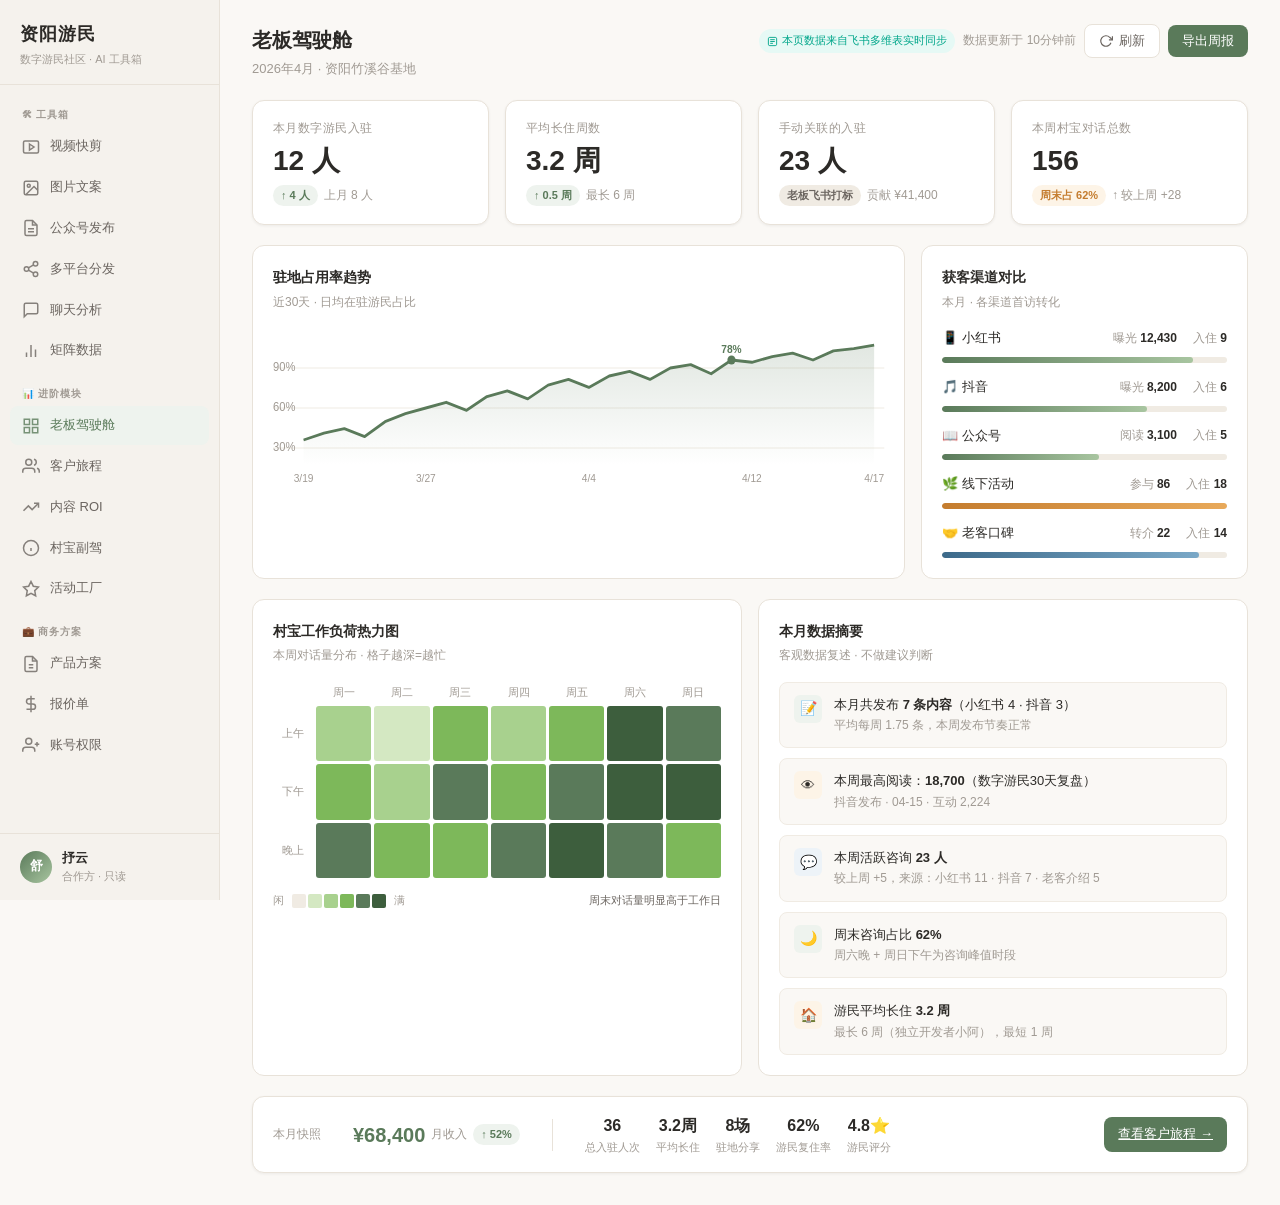
<file: dashboard.html>
<!DOCTYPE html>
<html lang="zh-CN">
<head>
<meta charset="UTF-8">
<meta name="viewport" content="width=device-width, initial-scale=1.0">
<title>资阳游民 · 老板驾驶舱</title>
<link rel="stylesheet" href="assets/style.css">
<style>
.chart-area {
  background: var(--bg-card);
  border: 1px solid var(--border);
  border-radius: var(--radius-lg);
  padding: 20px;
}
.chart-title {
  font-size: 14px;
  font-weight: 600;
  color: var(--text-primary);
  margin-bottom: 4px;
}
.chart-sub {
  font-size: 12px;
  color: var(--text-muted);
  margin-bottom: 16px;
}

/* 折线图 */
.line-chart {
  position: relative;
  height: 160px;
}
.line-chart svg {
  width: 100%;
  height: 100%;
  overflow: visible;
}

/* 渠道漏斗 */
.funnel-list { display: flex; flex-direction: column; gap: 14px; }
.funnel-row { display: flex; flex-direction: column; gap: 4px; }
.funnel-meta {
  display: flex;
  justify-content: space-between;
  align-items: center;
  font-size: 13px;
}
.funnel-source { font-weight: 500; color: var(--text-primary); }
.funnel-stats { display: flex; gap: 16px; }
.funnel-stat { color: var(--text-muted); font-size: 12px; }
.funnel-stat span { color: var(--text-primary); font-weight: 600; }

/* 热力图 */
.heatmap { display: grid; grid-template-columns: 40px repeat(7, 1fr); gap: 3px; }
.heatmap-label { font-size: 11px; color: var(--text-muted); display: flex; align-items: center; justify-content: center; }
.heatmap-header { font-size: 11px; color: var(--text-muted); text-align: center; padding: 2px 0; }
.heatmap-cell {
  aspect-ratio: 1;
  border-radius: 3px;
  background: var(--border-light);
  transition: transform 0.15s;
  cursor: default;
}
.heatmap-cell:hover { transform: scale(1.1); }
.heat-0 { background: var(--border-light); }
.heat-1 { background: #d4e8c2; }
.heat-2 { background: #a8d18e; }
.heat-3 { background: #7db85a; }
.heat-4 { background: #5a7a5a; }
.heat-5 { background: #3d5e3d; }

/* AI建议 */
.advice-list { display: flex; flex-direction: column; gap: 10px; }
.advice-item {
  display: flex;
  align-items: flex-start;
  gap: 12px;
  padding: 12px 14px;
  background: var(--bg);
  border-radius: var(--radius);
  border: 1px solid var(--border-light);
  transition: border-color 0.15s;
}
.advice-item:hover { border-color: var(--border); }
.advice-icon {
  width: 28px;
  height: 28px;
  border-radius: 6px;
  display: flex;
  align-items: center;
  justify-content: center;
  flex-shrink: 0;
  font-size: 14px;
}
.advice-continue { background: var(--accent-green-light); }
.advice-stop { background: var(--accent-red-light); }
.advice-optimize { background: var(--accent-amber-light); }
.advice-text { font-size: 13px; color: var(--text-primary); line-height: 1.5; }
.advice-reason { font-size: 12px; color: var(--text-muted); margin-top: 2px; }

/* 布局 */
.grid-2 { display: grid; grid-template-columns: 1fr 1fr; gap: 16px; }
.grid-3 { display: grid; grid-template-columns: 2fr 1fr; gap: 16px; }
.section { margin-top: 20px; }

/* 侧边栏分组标签 */
.nav-group-label {
  font-size: 10px;
  font-weight: 700;
  text-transform: uppercase;
  letter-spacing: 0.08em;
  color: var(--text-muted);
  padding: 10px 12px 4px;
}
</style>
</head>
<body>

<!-- 侧边导航 -->
<nav class="sidebar">
  <div class="sidebar-logo">
    <div class="logo-name">资阳游民</div>
    <div class="logo-sub">数字游民社区 · AI 工具箱</div>
  </div>
  <div class="sidebar-nav">
    <!-- 分组：工具箱 -->
    <div class="nav-group-label">🛠 工具箱</div>
    <a href="tool-video.html" class="nav-item">
      <svg class="nav-icon" viewBox="0 0 24 24" fill="none" stroke="currentColor" stroke-width="2"><rect x="2" y="4" width="20" height="16" rx="2"/><path d="m10 8 6 4-6 4V8z"/></svg>
      <span class="nav-label">视频快剪</span>
    </a>
    <a href="tool-image.html" class="nav-item">
      <svg class="nav-icon" viewBox="0 0 24 24" fill="none" stroke="currentColor" stroke-width="2"><rect x="3" y="3" width="18" height="18" rx="2"/><circle cx="9" cy="9" r="2"/><path d="m21 15-5-5L5 21"/></svg>
      <span class="nav-label">图片文案</span>
    </a>
    <a href="tool-gzh.html" class="nav-item">
      <svg class="nav-icon" viewBox="0 0 24 24" fill="none" stroke="currentColor" stroke-width="2"><path d="M14 2H6a2 2 0 0 0-2 2v16a2 2 0 0 0 2 2h12a2 2 0 0 0 2-2V8z"/><polyline points="14 2 14 8 20 8"/><line x1="16" y1="13" x2="8" y2="13"/><line x1="16" y1="17" x2="8" y2="17"/></svg>
      <span class="nav-label">公众号发布</span>
    </a>
    <a href="tool-publish.html" class="nav-item">
      <svg class="nav-icon" viewBox="0 0 24 24" fill="none" stroke="currentColor" stroke-width="2"><circle cx="18" cy="5" r="3"/><circle cx="6" cy="12" r="3"/><circle cx="18" cy="19" r="3"/><line x1="8.59" y1="13.51" x2="15.42" y2="17.49"/><line x1="15.41" y1="6.51" x2="8.59" y2="10.49"/></svg>
      <span class="nav-label">多平台分发</span>
    </a>
    <a href="tool-chat.html" class="nav-item">
      <svg class="nav-icon" viewBox="0 0 24 24" fill="none" stroke="currentColor" stroke-width="2"><path d="M21 15a2 2 0 0 1-2 2H7l-4 4V5a2 2 0 0 1 2-2h14a2 2 0 0 1 2 2z"/></svg>
      <span class="nav-label">聊天分析</span>
    </a>
    <a href="tool-matrix.html" class="nav-item">
      <svg class="nav-icon" viewBox="0 0 24 24" fill="none" stroke="currentColor" stroke-width="2"><line x1="18" y1="20" x2="18" y2="10"/><line x1="12" y1="20" x2="12" y2="4"/><line x1="6" y1="20" x2="6" y2="14"/></svg>
      <span class="nav-label">矩阵数据</span>
    </a>
    <!-- 分组：进阶模块 -->
    <div class="nav-group-label" style="margin-top:6px;">📊 进阶模块</div>
    <a href="dashboard.html" class="nav-item active">
      <svg class="nav-icon" viewBox="0 0 24 24" fill="none" stroke="currentColor" stroke-width="2"><rect x="3" y="3" width="7" height="7"/><rect x="14" y="3" width="7" height="7"/><rect x="14" y="14" width="7" height="7"/><rect x="3" y="14" width="7" height="7"/></svg>
      <span class="nav-label">老板驾驶舱</span>
    </a>
    <a href="crm.html" class="nav-item">
      <svg class="nav-icon" viewBox="0 0 24 24" fill="none" stroke="currentColor" stroke-width="2"><path d="M17 21v-2a4 4 0 0 0-4-4H5a4 4 0 0 0-4 4v2"/><circle cx="9" cy="7" r="4"/><path d="M23 21v-2a4 4 0 0 0-3-3.87M16 3.13a4 4 0 0 1 0 7.75"/></svg>
      <span class="nav-label">客户旅程</span>
    </a>
    <a href="content.html" class="nav-item">
      <svg class="nav-icon" viewBox="0 0 24 24" fill="none" stroke="currentColor" stroke-width="2"><polyline points="22 7 13.5 15.5 8.5 10.5 2 17"/><polyline points="16 7 22 7 22 13"/></svg>
      <span class="nav-label">内容 ROI</span>
    </a>
    <a href="cunbao.html" class="nav-item">
      <svg class="nav-icon" viewBox="0 0 24 24" fill="none" stroke="currentColor" stroke-width="2"><circle cx="12" cy="12" r="10"/><path d="M12 16v-4M12 8h.01"/></svg>
      <span class="nav-label">村宝副驾</span>
    </a>
    <a href="activity.html" class="nav-item">
      <svg class="nav-icon" viewBox="0 0 24 24" fill="none" stroke="currentColor" stroke-width="2"><polygon points="12 2 15.09 8.26 22 9.27 17 14.14 18.18 21.02 12 17.77 5.82 21.02 7 14.14 2 9.27 8.91 8.26 12 2"/></svg>
      <span class="nav-label">活动工厂</span>
    </a>
    <!-- 分组：商务方案 -->
    <div class="nav-group-label" style="margin-top:6px;">💼 商务方案</div>
    <a href="plan.html" class="nav-item">
      <svg class="nav-icon" viewBox="0 0 24 24" fill="none" stroke="currentColor" stroke-width="2"><path d="M14 2H6a2 2 0 0 0-2 2v16a2 2 0 0 0 2 2h12a2 2 0 0 0 2-2V8z"/><polyline points="14 2 14 8 20 8"/><line x1="9" y1="13" x2="15" y2="13"/><line x1="9" y1="17" x2="15" y2="17"/></svg>
      <span class="nav-label">产品方案</span>
    </a>
    <a href="pricing.html" class="nav-item">
      <svg class="nav-icon" viewBox="0 0 24 24" fill="none" stroke="currentColor" stroke-width="2"><line x1="12" y1="1" x2="12" y2="23"/><path d="M17 5H9.5a3.5 3.5 0 0 0 0 7h5a3.5 3.5 0 0 1 0 7H6"/></svg>
      <span class="nav-label">报价单</span>
    </a>
    <a href="team.html" class="nav-item">
      <svg class="nav-icon" viewBox="0 0 24 24" fill="none" stroke="currentColor" stroke-width="2"><path d="M17 21v-2a4 4 0 0 0-4-4H5a4 4 0 0 0-4 4v2"/><circle cx="9" cy="7" r="4"/><path d="M23 11h-6M20 8v6"/></svg>
      <span class="nav-label">账号权限</span>
    </a>
  </div>
  <div class="sidebar-footer">
    <div class="sidebar-user">
      <div class="user-avatar">舒</div>
      <div class="user-info">
        <div class="user-name">抒云</div>
        <div class="user-role">合作方 · 只读</div>
      </div>
    </div>
  </div>
</nav>

<!-- 主内容 -->
<main class="main">
  <div class="page-header">
    <div>
      <div class="page-title">老板驾驶舱</div>
      <div class="page-subtitle">2026年4月 · 资阳竹溪谷基地</div>
    </div>
    <div style="display:flex;gap:8px;align-items:center;">
      <span class="badge-feishu">
        <svg viewBox="0 0 24 24" fill="none" stroke="currentColor" stroke-width="2"><rect x="3" y="3" width="18" height="18" rx="3"/><path d="M7 8h10M7 12h10M7 16h6"/></svg>
        本页数据来自飞书多维表实时同步
      </span>
      <span style="font-size:12px;color:var(--text-muted)">数据更新于 10分钟前</span>
      <button class="btn btn-secondary">
        <svg width="14" height="14" viewBox="0 0 24 24" fill="none" stroke="currentColor" stroke-width="2">
          <polyline points="23 4 23 10 17 10"/><path d="M20.49 15a9 9 0 1 1-2.12-9.36L23 10"/>
        </svg>
        刷新
      </button>
      <button class="btn btn-primary">导出周报</button>
    </div>
  </div>

  <div class="page-content fade-in">

    <!-- KPI卡片 -->
    <div class="kpi-grid">
      <div class="kpi-card">
        <div class="kpi-label">本月数字游民入驻</div>
        <div class="kpi-value">12 人</div>
        <div class="kpi-meta">
          <span class="badge badge-green">↑ 4 人</span>
          <span style="font-size:12px;color:var(--text-muted)">上月 8 人</span>
        </div>
      </div>
      <div class="kpi-card">
        <div class="kpi-label">平均长住周数</div>
        <div class="kpi-value">3.2 周</div>
        <div class="kpi-meta">
          <span class="badge badge-green">↑ 0.5 周</span>
          <span style="font-size:12px;color:var(--text-muted)">最长 6 周</span>
        </div>
      </div>
      <div class="kpi-card">
        <div class="kpi-label">手动关联的入驻</div>
        <div class="kpi-value">23 人</div>
        <div class="kpi-meta">
          <span class="badge badge-gray">老板飞书打标</span>
          <span style="font-size:12px;color:var(--text-muted)">贡献 ¥41,400</span>
        </div>
      </div>
      <div class="kpi-card">
        <div class="kpi-label">本周村宝对话总数</div>
        <div class="kpi-value">156</div>
        <div class="kpi-meta">
          <span class="badge badge-amber">周末占 62%</span>
          <span style="font-size:12px;color:var(--text-muted)">↑ 较上周 +28</span>
        </div>
      </div>
    </div>

    <!-- 图表区 -->
    <div class="grid-3 section">
      <!-- 入住率折线图 -->
      <div class="chart-area">
        <div class="chart-title">驻地占用率趋势</div>
        <div class="chart-sub">近30天 · 日均在驻游民占比</div>
        <div class="line-chart">
          <svg viewBox="0 0 600 140" preserveAspectRatio="none">
            <!-- 网格线 -->
            <line x1="0" y1="35" x2="600" y2="35" stroke="#f0ebe3" stroke-width="1"/>
            <line x1="0" y1="70" x2="600" y2="70" stroke="#f0ebe3" stroke-width="1"/>
            <line x1="0" y1="105" x2="600" y2="105" stroke="#f0ebe3" stroke-width="1"/>
            <!-- Y轴标签 -->
            <text x="0" y="38" font-size="11" fill="#a09a93">90%</text>
            <text x="0" y="73" font-size="11" fill="#a09a93">60%</text>
            <text x="0" y="108" font-size="11" fill="#a09a93">30%</text>
            <!-- 面积填充 -->
            <defs>
              <linearGradient id="areaGrad" x1="0" y1="0" x2="0" y2="1">
                <stop offset="0%" stop-color="#5a7a5a" stop-opacity="0.18"/>
                <stop offset="100%" stop-color="#5a7a5a" stop-opacity="0"/>
              </linearGradient>
            </defs>
            <path d="M30,98 L50,92 L70,88 L90,95 L110,82 L130,75 L150,70 L170,65 L190,72 L210,60 L230,55 L250,62 L270,50 L290,45 L310,52 L330,42 L350,38 L370,45 L390,35 L410,32 L430,40 L450,28 L470,30 L490,25 L510,22 L530,28 L550,20 L570,18 L590,15 L590,120 L30,120 Z" fill="url(#areaGrad)"/>
            <!-- 折线 -->
            <path d="M30,98 L50,92 L70,88 L90,95 L110,82 L130,75 L150,70 L170,65 L190,72 L210,60 L230,55 L250,62 L270,50 L290,45 L310,52 L330,42 L350,38 L370,45 L390,35 L410,32 L430,40 L450,28 L470,30 L490,25 L510,22 L530,28 L550,20 L570,18 L590,15"
              fill="none" stroke="#5a7a5a" stroke-width="2.5" stroke-linejoin="round"/>
            <!-- 标注点 -->
            <circle cx="450" cy="28" r="4" fill="#5a7a5a"/>
            <text x="440" y="22" font-size="10" fill="#5a7a5a" font-weight="600">78%</text>
            <!-- X轴 -->
            <text x="30" y="135" font-size="10" fill="#a09a93" text-anchor="middle">3/19</text>
            <text x="150" y="135" font-size="10" fill="#a09a93" text-anchor="middle">3/27</text>
            <text x="310" y="135" font-size="10" fill="#a09a93" text-anchor="middle">4/4</text>
            <text x="470" y="135" font-size="10" fill="#a09a93" text-anchor="middle">4/12</text>
            <text x="590" y="135" font-size="10" fill="#a09a93" text-anchor="middle">4/17</text>
          </svg>
        </div>
      </div>

      <!-- 渠道漏斗 -->
      <div class="chart-area">
        <div class="chart-title">获客渠道对比</div>
        <div class="chart-sub">本月 · 各渠道首访转化</div>
        <div class="funnel-list">
          <div class="funnel-row">
            <div class="funnel-meta">
              <span class="funnel-source">📱 小红书</span>
              <div class="funnel-stats">
                <span class="funnel-stat">曝光 <span>12,430</span></span>
                <span class="funnel-stat">入住 <span>9</span></span>
              </div>
            </div>
            <div class="funnel-bar"><div class="funnel-fill" style="width:88%"></div></div>
          </div>
          <div class="funnel-row">
            <div class="funnel-meta">
              <span class="funnel-source">🎵 抖音</span>
              <div class="funnel-stats">
                <span class="funnel-stat">曝光 <span>8,200</span></span>
                <span class="funnel-stat">入住 <span>6</span></span>
              </div>
            </div>
            <div class="funnel-bar"><div class="funnel-fill" style="width:72%"></div></div>
          </div>
          <div class="funnel-row">
            <div class="funnel-meta">
              <span class="funnel-source">📖 公众号</span>
              <div class="funnel-stats">
                <span class="funnel-stat">阅读 <span>3,100</span></span>
                <span class="funnel-stat">入住 <span>5</span></span>
              </div>
            </div>
            <div class="funnel-bar"><div class="funnel-fill" style="width:55%"></div></div>
          </div>
          <div class="funnel-row">
            <div class="funnel-meta">
              <span class="funnel-source">🌿 线下活动</span>
              <div class="funnel-stats">
                <span class="funnel-stat">参与 <span>86</span></span>
                <span class="funnel-stat">入住 <span>18</span></span>
              </div>
            </div>
            <div class="funnel-bar"><div class="funnel-fill" style="width:100%;background:linear-gradient(90deg,#c47c2e,#e8a95a)"></div></div>
          </div>
          <div class="funnel-row">
            <div class="funnel-meta">
              <span class="funnel-source">🤝 老客口碑</span>
              <div class="funnel-stats">
                <span class="funnel-stat">转介 <span>22</span></span>
                <span class="funnel-stat">入住 <span>14</span></span>
              </div>
            </div>
            <div class="funnel-bar"><div class="funnel-fill" style="width:90%;background:linear-gradient(90deg,#3d6a8a,#7aa8c7)"></div></div>
          </div>
        </div>
      </div>
    </div>

    <!-- 热力图 + AI建议 -->
    <div class="grid-2 section">
      <!-- 村宝工作负荷热力图 -->
      <div class="chart-area">
        <div class="chart-title">村宝工作负荷热力图</div>
        <div class="chart-sub">本周对话量分布 · 格子越深=越忙</div>
        <div class="heatmap" style="margin-top:12px;">
          <!-- 表头 -->
          <div></div>
          <div class="heatmap-header">周一</div>
          <div class="heatmap-header">周二</div>
          <div class="heatmap-header">周三</div>
          <div class="heatmap-header">周四</div>
          <div class="heatmap-header">周五</div>
          <div class="heatmap-header">周六</div>
          <div class="heatmap-header">周日</div>
          <!-- 上午 -->
          <div class="heatmap-label">上午</div>
          <div class="heatmap-cell heat-2" data-tooltip="周一上午 · 8条对话"></div>
          <div class="heatmap-cell heat-1" data-tooltip="周二上午 · 4条对话"></div>
          <div class="heatmap-cell heat-3" data-tooltip="周三上午 · 12条对话"></div>
          <div class="heatmap-cell heat-2" data-tooltip="周四上午 · 7条对话"></div>
          <div class="heatmap-cell heat-3" data-tooltip="周五上午 · 11条对话"></div>
          <div class="heatmap-cell heat-5" data-tooltip="周六上午 · 23条对话"></div>
          <div class="heatmap-cell heat-4" data-tooltip="周日上午 · 18条对话"></div>
          <!-- 下午 -->
          <div class="heatmap-label">下午</div>
          <div class="heatmap-cell heat-3" data-tooltip="周一下午 · 14条对话"></div>
          <div class="heatmap-cell heat-2" data-tooltip="周二下午 · 9条对话"></div>
          <div class="heatmap-cell heat-4" data-tooltip="周三下午 · 16条对话"></div>
          <div class="heatmap-cell heat-3" data-tooltip="周四下午 · 13条对话"></div>
          <div class="heatmap-cell heat-4" data-tooltip="周五下午 · 17条对话"></div>
          <div class="heatmap-cell heat-5" data-tooltip="周六下午 · 28条对话"></div>
          <div class="heatmap-cell heat-5" data-tooltip="周日下午 · 25条对话"></div>
          <!-- 晚上 -->
          <div class="heatmap-label">晚上</div>
          <div class="heatmap-cell heat-4" data-tooltip="周一晚上 · 19条对话"></div>
          <div class="heatmap-cell heat-3" data-tooltip="周二晚上 · 15条对话"></div>
          <div class="heatmap-cell heat-3" data-tooltip="周三晚上 · 12条对话"></div>
          <div class="heatmap-cell heat-4" data-tooltip="周四晚上 · 20条对话"></div>
          <div class="heatmap-cell heat-5" data-tooltip="周五晚上 · 24条对话"></div>
          <div class="heatmap-cell heat-4" data-tooltip="周六晚上 · 21条对话"></div>
          <div class="heatmap-cell heat-3" data-tooltip="周日晚上 · 16条对话"></div>
        </div>
        <div style="margin-top:14px;display:flex;align-items:center;gap:8px;font-size:11px;color:var(--text-muted);">
          <span>闲</span>
          <div style="display:flex;gap:2px;">
            <div style="width:14px;height:14px;border-radius:2px;background:#f0ebe3"></div>
            <div style="width:14px;height:14px;border-radius:2px;background:#d4e8c2"></div>
            <div style="width:14px;height:14px;border-radius:2px;background:#a8d18e"></div>
            <div style="width:14px;height:14px;border-radius:2px;background:#7db85a"></div>
            <div style="width:14px;height:14px;border-radius:2px;background:#5a7a5a"></div>
            <div style="width:14px;height:14px;border-radius:2px;background:#3d5e3d"></div>
          </div>
          <span>满</span>
          <span style="margin-left:auto;color:var(--text-secondary);font-size:11px;">周末对话量明显高于工作日</span>
        </div>
      </div>

      <!-- 本月数据摘要 -->
      <div class="chart-area">
        <div class="chart-title">本月数据摘要</div>
        <div class="chart-sub">客观数据复述 · 不做建议判断</div>
        <div class="advice-list" style="margin-top:12px;">
          <div class="advice-item">
            <div class="advice-icon" style="background:var(--accent-green-light);">📝</div>
            <div>
              <div class="advice-text">本月共发布 <strong>7 条内容</strong>（小红书 4 · 抖音 3）</div>
              <div class="advice-reason">平均每周 1.75 条，本周发布节奏正常</div>
            </div>
          </div>
          <div class="advice-item">
            <div class="advice-icon" style="background:var(--accent-amber-light);">👁</div>
            <div>
              <div class="advice-text">本周最高阅读：<strong>18,700</strong>（数字游民30天复盘）</div>
              <div class="advice-reason">抖音发布 · 04-15 · 互动 2,224</div>
            </div>
          </div>
          <div class="advice-item">
            <div class="advice-icon" style="background:var(--accent-blue-light);">💬</div>
            <div>
              <div class="advice-text">本周活跃咨询 <strong>23 人</strong></div>
              <div class="advice-reason">较上周 +5，来源：小红书 11 · 抖音 7 · 老客介绍 5</div>
            </div>
          </div>
          <div class="advice-item">
            <div class="advice-icon" style="background:var(--accent-green-light);">🌙</div>
            <div>
              <div class="advice-text">周末咨询占比 <strong>62%</strong></div>
              <div class="advice-reason">周六晚 + 周日下午为咨询峰值时段</div>
            </div>
          </div>
          <div class="advice-item">
            <div class="advice-icon" style="background:var(--accent-amber-light);">🏠</div>
            <div>
              <div class="advice-text">游民平均长住 <strong>3.2 周</strong></div>
              <div class="advice-reason">最长 6 周（独立开发者小阿），最短 1 周</div>
            </div>
          </div>
        </div>
      </div>
    </div>

    <!-- 本月快照 -->
    <div class="section">
      <div class="card" style="padding:16px 20px;">
        <div style="display:flex;gap:32px;align-items:center;flex-wrap:wrap;">
          <div style="font-size:12px;color:var(--text-muted);">本月快照</div>
          <div style="display:flex;gap:6px;align-items:center;">
            <span style="font-size:20px;font-weight:700;color:var(--accent-green)">¥68,400</span>
            <span style="font-size:12px;color:var(--text-muted)">月收入</span>
            <span class="badge badge-green">↑ 52%</span>
          </div>
          <div style="width:1px;height:32px;background:var(--border)"></div>
          <div style="display:flex;gap:16px;">
            <div style="text-align:center;">
              <div style="font-size:16px;font-weight:700;">36</div>
              <div style="font-size:11px;color:var(--text-muted);">总入驻人次</div>
            </div>
            <div style="text-align:center;">
              <div style="font-size:16px;font-weight:700;">3.2周</div>
              <div style="font-size:11px;color:var(--text-muted);">平均长住</div>
            </div>
            <div style="text-align:center;">
              <div style="font-size:16px;font-weight:700;">8场</div>
              <div style="font-size:11px;color:var(--text-muted);">驻地分享</div>
            </div>
            <div style="text-align:center;">
              <div style="font-size:16px;font-weight:700;">62%</div>
              <div style="font-size:11px;color:var(--text-muted);">游民复住率</div>
            </div>
            <div style="text-align:center;">
              <div style="font-size:16px;font-weight:700;">4.8⭐</div>
              <div style="font-size:11px;color:var(--text-muted);">游民评分</div>
            </div>
          </div>
          <div style="margin-left:auto;">
            <a href="crm.html" class="btn btn-primary">查看客户旅程 →</a>
          </div>
        </div>
      </div>
    </div>

  </div>
</main>

</body>
</html>
</file>
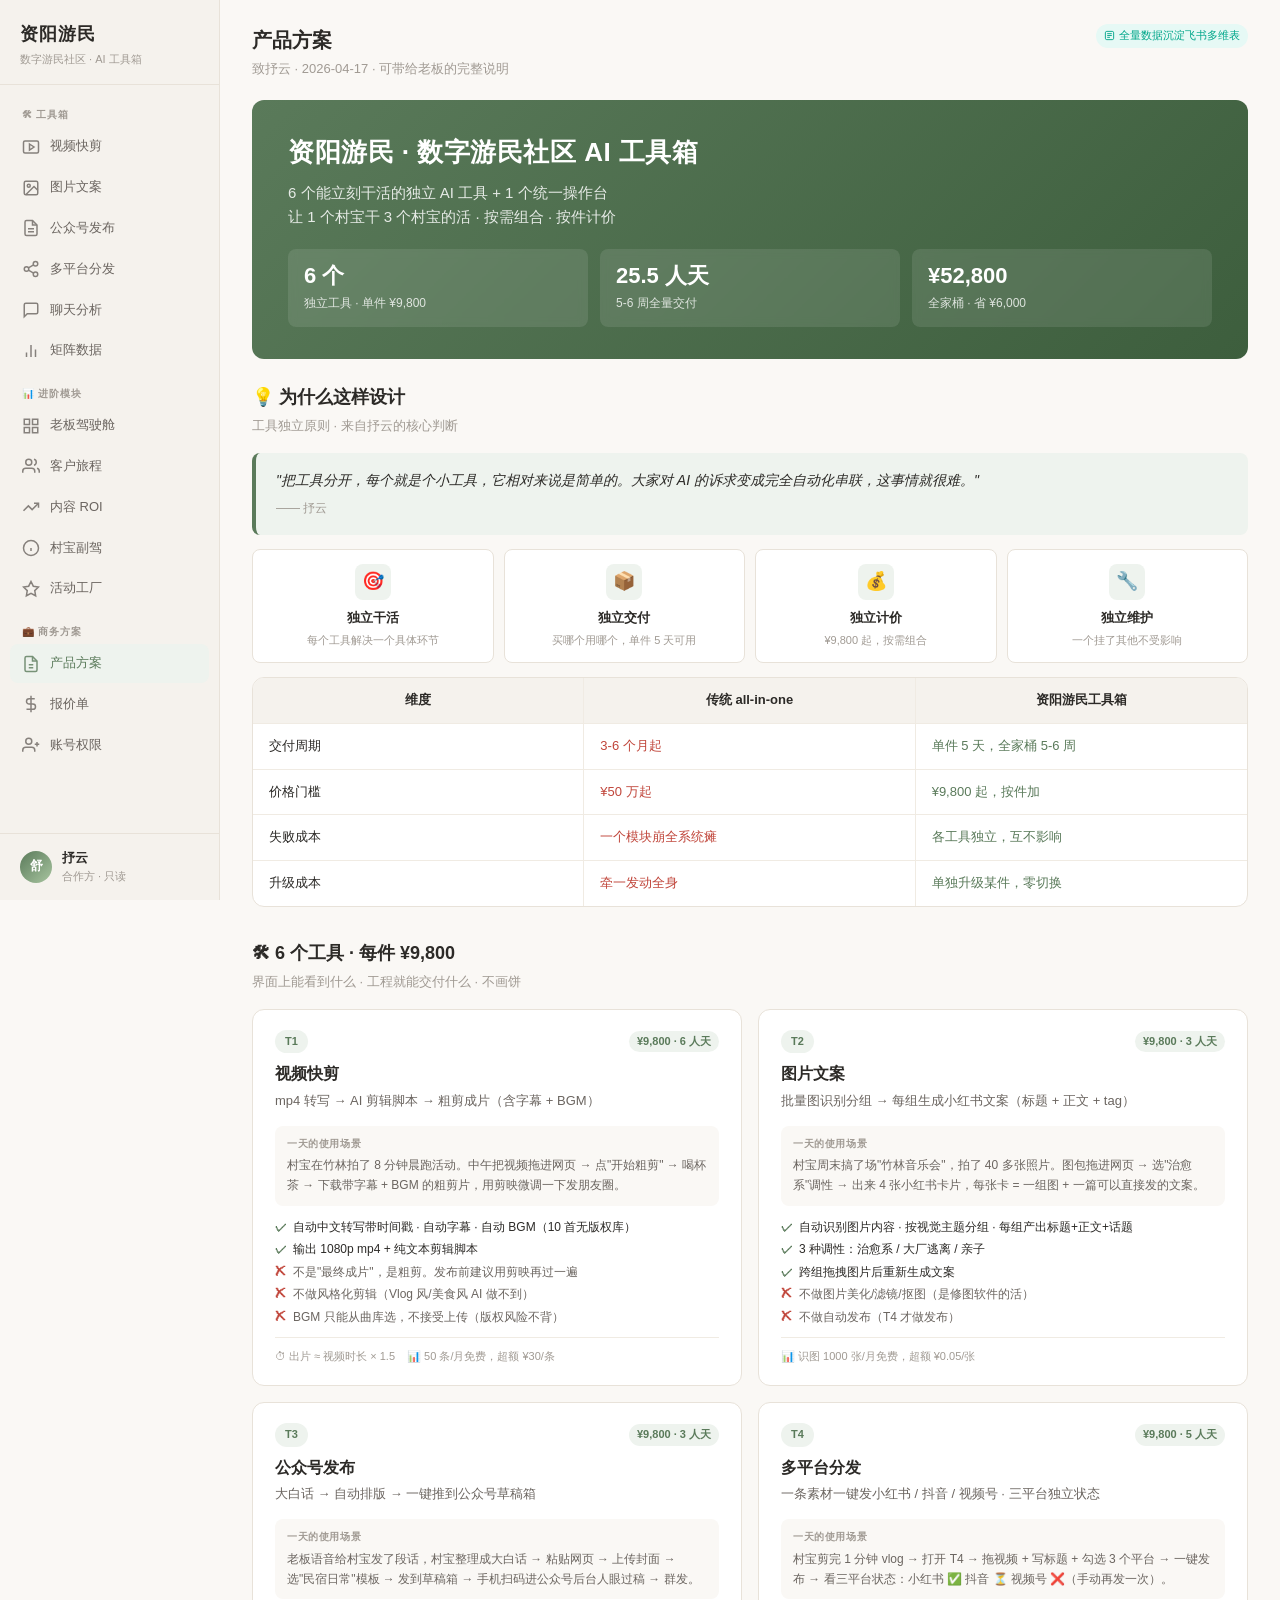
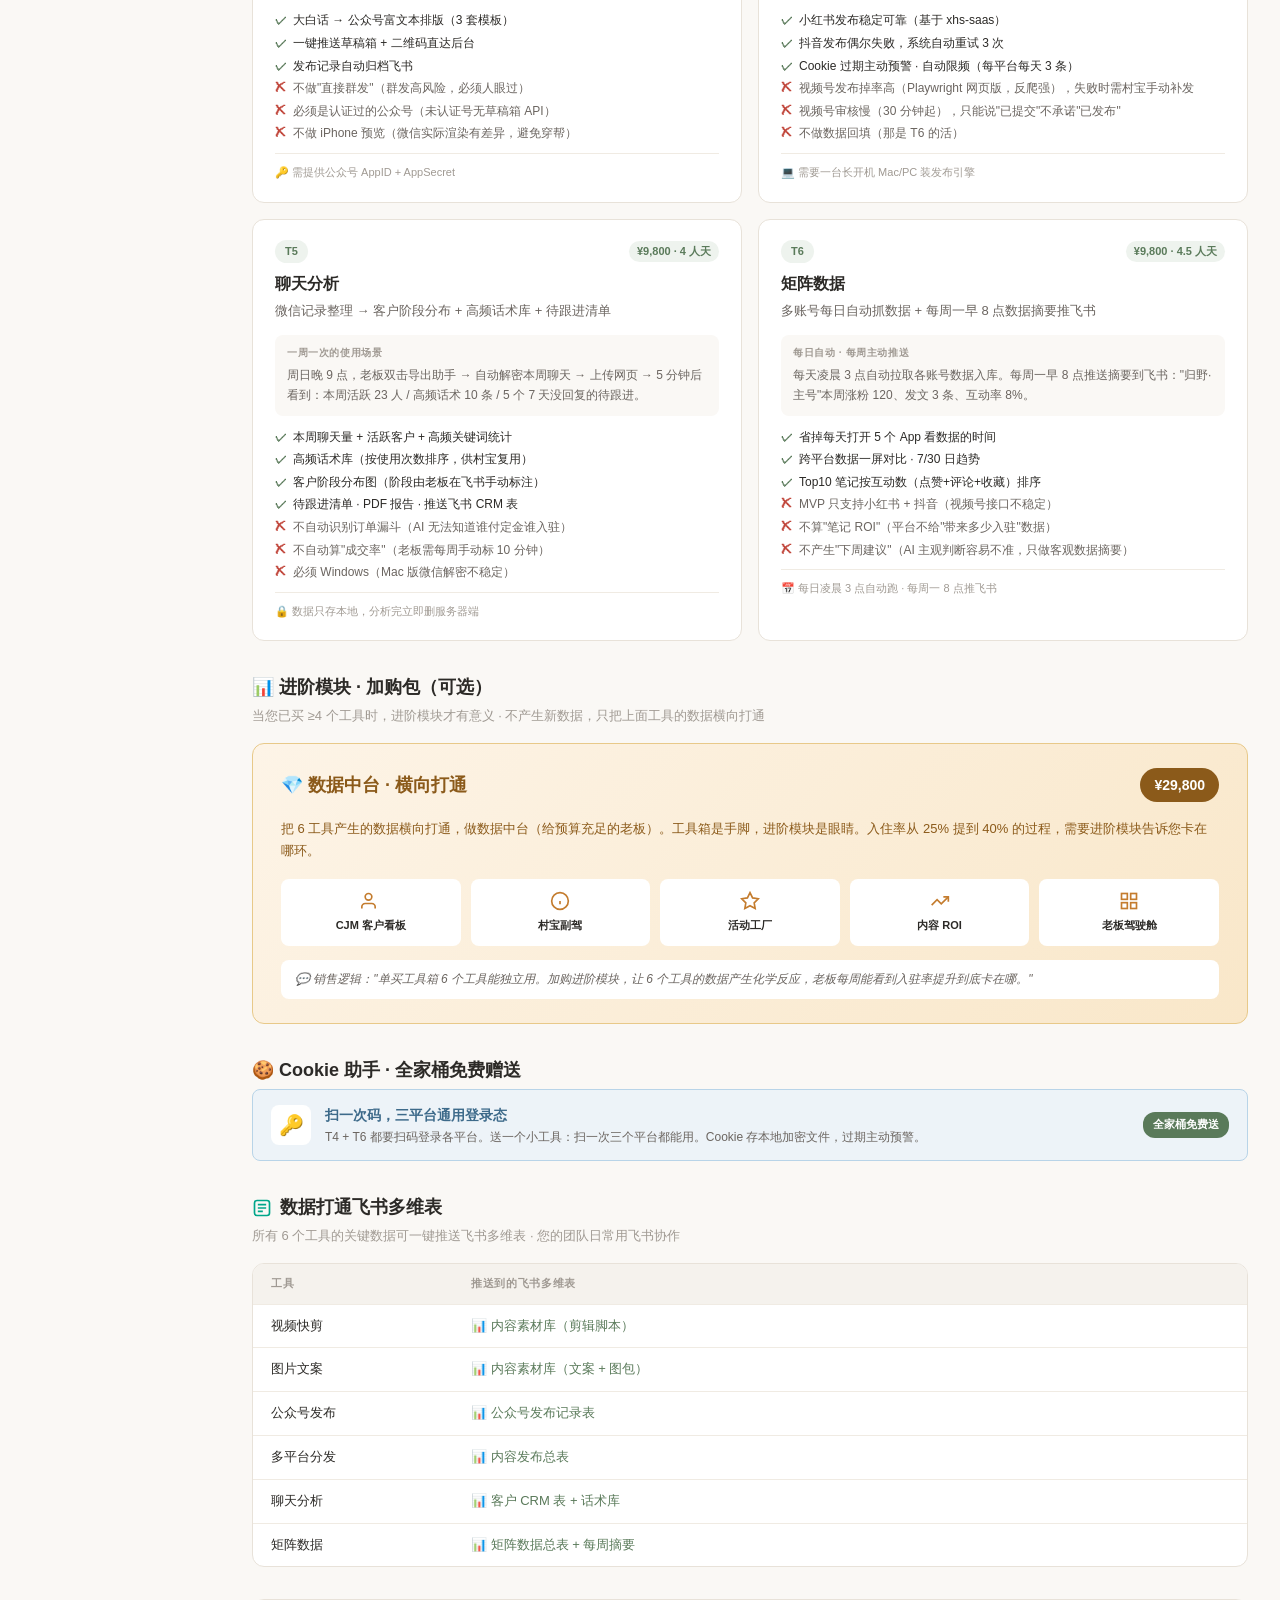
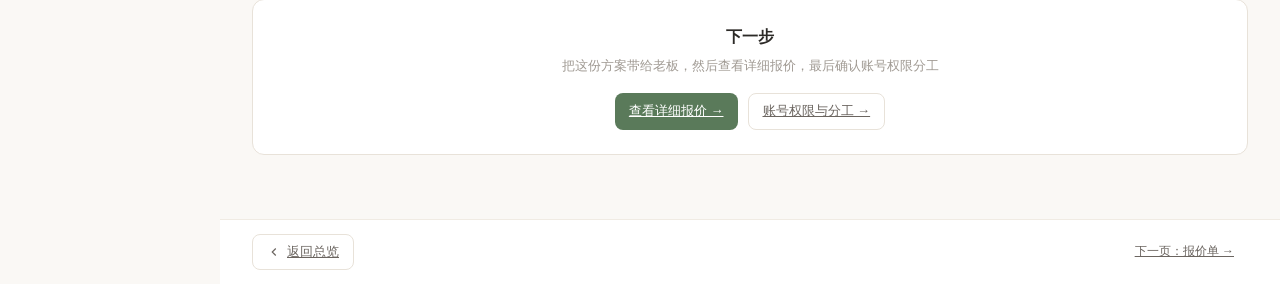
<file: plan.html>
<!DOCTYPE html>
<html lang="zh-CN">
<head>
<meta charset="UTF-8">
<meta name="viewport" content="width=device-width, initial-scale=1.0">
<title>资阳游民 · 产品方案</title>
<link rel="stylesheet" href="assets/style.css">
<style>
.nav-group-label {
  font-size: 10px; font-weight: 700; text-transform: uppercase;
  letter-spacing: 0.08em; color: var(--text-muted); padding: 10px 12px 4px;
}

/* Hero 区 */
.plan-hero {
  background: linear-gradient(135deg, #5a7a5a 0%, #3d5e3d 100%);
  border-radius: var(--radius-lg);
  padding: 32px 36px;
  color: white;
  margin-bottom: 24px;
}
.plan-hero-title { font-size: 26px; font-weight: 700; margin-bottom: 8px; letter-spacing: 0.02em; }
.plan-hero-sub { font-size: 15px; opacity: 0.85; margin-bottom: 20px; line-height: 1.6; }
.plan-hero-stats {
  display: grid; grid-template-columns: repeat(3, 1fr);
  gap: 12px; margin-top: 20px;
}
.plan-hero-stat {
  background: rgba(255,255,255,0.1); border-radius: var(--radius);
  padding: 14px 16px; backdrop-filter: blur(4px);
}
.plan-hero-stat-value { font-size: 22px; font-weight: 700; line-height: 1.2; }
.plan-hero-stat-label { font-size: 12px; opacity: 0.8; margin-top: 4px; }

/* 章节标题 */
.section-title {
  font-size: 18px; font-weight: 700; color: var(--text-primary);
  margin-bottom: 4px; display: flex; align-items: center; gap: 8px;
}
.section-sub { font-size: 13px; color: var(--text-muted); margin-bottom: 16px; }
.section-block { margin-bottom: 32px; }

/* 引用块 */
.quote-block {
  background: var(--accent-green-light); border-left: 4px solid var(--accent-green);
  padding: 16px 20px; border-radius: var(--radius);
  font-size: 14px; color: var(--text-primary); line-height: 1.7;
  font-style: italic;
}
.quote-author { font-size: 12px; color: var(--text-muted); margin-top: 6px; font-style: normal; }

/* 原则卡 */
.principles-grid {
  display: grid; grid-template-columns: repeat(4, 1fr);
  gap: 10px; margin-top: 14px;
}
.principle-card {
  background: var(--bg-card); border: 1px solid var(--border);
  border-radius: var(--radius); padding: 14px 16px; text-align: center;
}
.principle-icon {
  width: 36px; height: 36px; border-radius: 8px;
  background: var(--accent-green-light); display: flex;
  align-items: center; justify-content: center;
  margin: 0 auto 8px; font-size: 18px;
}
.principle-name { font-size: 13px; font-weight: 700; color: var(--text-primary); margin-bottom: 3px; }
.principle-desc { font-size: 11px; color: var(--text-muted); line-height: 1.5; }

/* 对比表 */
.compare-table {
  display: grid; grid-template-columns: 1fr 1fr 1fr;
  background: var(--bg-card); border: 1px solid var(--border);
  border-radius: var(--radius-lg); overflow: hidden; margin-top: 14px;
}
.compare-table > div {
  padding: 12px 16px; border-bottom: 1px solid var(--border-light);
  border-right: 1px solid var(--border-light); font-size: 13px;
}
.compare-table > div:nth-child(3n) { border-right: none; }
.compare-table > div:nth-last-child(-n+3) { border-bottom: none; }
.compare-head {
  background: var(--bg-sidebar); font-weight: 700;
  color: var(--text-primary); text-align: center;
}
.compare-good { color: var(--accent-green); font-weight: 500; }
.compare-bad { color: var(--accent-red); }

/* 6 工具矩阵 */
.tool-matrix {
  display: grid; grid-template-columns: repeat(2, 1fr);
  gap: 16px;
}
.tool-detail-card {
  background: var(--bg-card); border: 1px solid var(--border);
  border-radius: var(--radius-lg); padding: 20px 22px;
  transition: box-shadow 0.2s;
}
.tool-detail-card:hover { box-shadow: var(--shadow); }
.tool-detail-header {
  display: flex; align-items: center; justify-content: space-between;
  margin-bottom: 8px;
}
.tool-detail-num {
  font-size: 11px; font-weight: 700; color: var(--accent-green);
  background: var(--accent-green-light);
  padding: 3px 10px; border-radius: 20px;
}
.tool-detail-name { font-size: 16px; font-weight: 700; color: var(--text-primary); margin-top: 8px; margin-bottom: 4px; }
.tool-detail-value { font-size: 13px; color: var(--text-secondary); margin-bottom: 14px; line-height: 1.6; }
.tool-detail-scene {
  background: var(--bg); border-radius: var(--radius);
  padding: 10px 12px; font-size: 12px; color: var(--text-secondary);
  line-height: 1.65; margin-bottom: 12px;
}
.tool-detail-scene-label {
  font-size: 10px; color: var(--text-muted); font-weight: 700;
  text-transform: uppercase; letter-spacing: 0.06em; margin-bottom: 4px;
}
.capability-list { display: flex; flex-direction: column; gap: 4px; margin-bottom: 10px; }
.capability-item {
  font-size: 12px; color: var(--text-primary);
  display: flex; align-items: flex-start; gap: 6px; line-height: 1.55;
}
.capability-item.yes { color: var(--text-primary); }
.capability-item.no { color: var(--text-secondary); }
.cap-check { flex-shrink: 0; font-weight: 700; }
.cap-check.yes { color: var(--accent-green); }
.cap-check.no { color: var(--accent-red); }
.tool-detail-footer {
  display: flex; gap: 12px; padding-top: 10px;
  border-top: 1px solid var(--border-light);
  font-size: 11px; color: var(--text-muted);
}

/* 进阶模块 */
.advanced-pack {
  background: linear-gradient(135deg, #fdf4e7 0%, #f9e7c9 100%);
  border: 1px solid #e8c989; border-radius: var(--radius-lg);
  padding: 24px 28px;
}
.advanced-pack-header {
  display: flex; align-items: center; justify-content: space-between;
  margin-bottom: 16px;
}
.advanced-pack-title {
  font-size: 18px; font-weight: 700; color: #8b5a1a;
}
.advanced-pack-price {
  background: #8b5a1a; color: white; padding: 6px 14px;
  border-radius: 20px; font-size: 14px; font-weight: 700;
}
.advanced-pack-desc {
  font-size: 13px; color: #8b5a1a; line-height: 1.7; margin-bottom: 16px;
}
.advanced-modules-row {
  display: grid; grid-template-columns: repeat(5, 1fr); gap: 10px;
  margin-bottom: 14px;
}
.advanced-module-mini {
  background: white; border-radius: var(--radius); padding: 12px 10px;
  text-align: center; font-size: 11px; font-weight: 600;
  color: var(--text-primary);
}
.advanced-module-mini svg { width: 20px; height: 20px; color: #c47c2e; margin: 0 auto 6px; display: block; }
.advanced-pack-tagline {
  background: white; border-radius: var(--radius);
  padding: 10px 14px; font-size: 12px; color: var(--text-secondary);
  font-style: italic;
}

/* Cookie 助手卡 */
.cookie-card {
  background: var(--accent-blue-light); border: 1px solid #b8d4e8;
  border-radius: var(--radius); padding: 14px 18px;
  display: flex; align-items: center; gap: 14px;
}
.cookie-icon {
  width: 40px; height: 40px; border-radius: 8px;
  background: white; display: flex; align-items: center;
  justify-content: center; font-size: 20px; flex-shrink: 0;
}
.cookie-info { flex: 1; }
.cookie-title { font-size: 14px; font-weight: 700; color: var(--accent-blue); }
.cookie-desc { font-size: 12px; color: var(--text-secondary); margin-top: 2px; line-height: 1.5; }
.cookie-tag {
  background: var(--accent-green); color: white; padding: 4px 10px;
  border-radius: 12px; font-size: 11px; font-weight: 700; flex-shrink: 0;
}

/* 飞书表 */
.feishu-table {
  background: var(--bg-card); border: 1px solid var(--border);
  border-radius: var(--radius-lg); overflow: hidden;
}
.feishu-row {
  display: grid; grid-template-columns: 200px 1fr;
  padding: 11px 18px; border-bottom: 1px solid var(--border-light);
  align-items: center;
}
.feishu-row:last-child { border-bottom: none; }
.feishu-row.head {
  background: var(--bg-sidebar); font-size: 11px;
  color: var(--text-muted); font-weight: 700; text-transform: uppercase;
  letter-spacing: 0.06em;
}
.feishu-row .ft-tool { font-size: 13px; font-weight: 500; }
.feishu-row .ft-table {
  font-size: 13px; color: var(--accent-green); font-weight: 500;
  display: flex; align-items: center; gap: 6px;
}

/* 底部 CTA */
.page-footer-bar {
  display: flex; align-items: center; justify-content: space-between;
  padding: 14px 32px; border-top: 1px solid var(--border-light);
  background: var(--bg-card); margin-top: auto;
}
</style>
</head>
<body>

<!-- 侧边导航 -->
<nav class="sidebar">
  <div class="sidebar-logo">
    <div class="logo-name">资阳游民</div>
    <div class="logo-sub">数字游民社区 · AI 工具箱</div>
  </div>
  <div class="sidebar-nav">
    <div class="nav-group-label">🛠 工具箱</div>
    <a href="tool-video.html" class="nav-item"><svg class="nav-icon" viewBox="0 0 24 24" fill="none" stroke="currentColor" stroke-width="2"><rect x="2" y="4" width="20" height="16" rx="2"/><path d="m10 8 6 4-6 4V8z"/></svg><span class="nav-label">视频快剪</span></a>
    <a href="tool-image.html" class="nav-item"><svg class="nav-icon" viewBox="0 0 24 24" fill="none" stroke="currentColor" stroke-width="2"><rect x="3" y="3" width="18" height="18" rx="2"/><circle cx="9" cy="9" r="2"/><path d="m21 15-5-5L5 21"/></svg><span class="nav-label">图片文案</span></a>
    <a href="tool-gzh.html" class="nav-item"><svg class="nav-icon" viewBox="0 0 24 24" fill="none" stroke="currentColor" stroke-width="2"><path d="M14 2H6a2 2 0 0 0-2 2v16a2 2 0 0 0 2 2h12a2 2 0 0 0 2-2V8z"/><polyline points="14 2 14 8 20 8"/><line x1="16" y1="13" x2="8" y2="13"/><line x1="16" y1="17" x2="8" y2="17"/></svg><span class="nav-label">公众号发布</span></a>
    <a href="tool-publish.html" class="nav-item"><svg class="nav-icon" viewBox="0 0 24 24" fill="none" stroke="currentColor" stroke-width="2"><circle cx="18" cy="5" r="3"/><circle cx="6" cy="12" r="3"/><circle cx="18" cy="19" r="3"/><line x1="8.59" y1="13.51" x2="15.42" y2="17.49"/><line x1="15.41" y1="6.51" x2="8.59" y2="10.49"/></svg><span class="nav-label">多平台分发</span></a>
    <a href="tool-chat.html" class="nav-item"><svg class="nav-icon" viewBox="0 0 24 24" fill="none" stroke="currentColor" stroke-width="2"><path d="M21 15a2 2 0 0 1-2 2H7l-4 4V5a2 2 0 0 1 2-2h14a2 2 0 0 1 2 2z"/></svg><span class="nav-label">聊天分析</span></a>
    <a href="tool-matrix.html" class="nav-item"><svg class="nav-icon" viewBox="0 0 24 24" fill="none" stroke="currentColor" stroke-width="2"><line x1="18" y1="20" x2="18" y2="10"/><line x1="12" y1="20" x2="12" y2="4"/><line x1="6" y1="20" x2="6" y2="14"/></svg><span class="nav-label">矩阵数据</span></a>
    <div class="nav-group-label" style="margin-top:6px;">📊 进阶模块</div>
    <a href="dashboard.html" class="nav-item"><svg class="nav-icon" viewBox="0 0 24 24" fill="none" stroke="currentColor" stroke-width="2"><rect x="3" y="3" width="7" height="7"/><rect x="14" y="3" width="7" height="7"/><rect x="14" y="14" width="7" height="7"/><rect x="3" y="14" width="7" height="7"/></svg><span class="nav-label">老板驾驶舱</span></a>
    <a href="crm.html" class="nav-item"><svg class="nav-icon" viewBox="0 0 24 24" fill="none" stroke="currentColor" stroke-width="2"><path d="M17 21v-2a4 4 0 0 0-4-4H5a4 4 0 0 0-4 4v2"/><circle cx="9" cy="7" r="4"/><path d="M23 21v-2a4 4 0 0 0-3-3.87M16 3.13a4 4 0 0 1 0 7.75"/></svg><span class="nav-label">客户旅程</span></a>
    <a href="content.html" class="nav-item"><svg class="nav-icon" viewBox="0 0 24 24" fill="none" stroke="currentColor" stroke-width="2"><polyline points="22 7 13.5 15.5 8.5 10.5 2 17"/><polyline points="16 7 22 7 22 13"/></svg><span class="nav-label">内容 ROI</span></a>
    <a href="cunbao.html" class="nav-item"><svg class="nav-icon" viewBox="0 0 24 24" fill="none" stroke="currentColor" stroke-width="2"><circle cx="12" cy="12" r="10"/><path d="M12 16v-4M12 8h.01"/></svg><span class="nav-label">村宝副驾</span></a>
    <a href="activity.html" class="nav-item"><svg class="nav-icon" viewBox="0 0 24 24" fill="none" stroke="currentColor" stroke-width="2"><polygon points="12 2 15.09 8.26 22 9.27 17 14.14 18.18 21.02 12 17.77 5.82 21.02 7 14.14 2 9.27 8.91 8.26 12 2"/></svg><span class="nav-label">活动工厂</span></a>
    <div class="nav-group-label" style="margin-top:6px;">💼 商务方案</div>
    <a href="plan.html" class="nav-item active"><svg class="nav-icon" viewBox="0 0 24 24" fill="none" stroke="currentColor" stroke-width="2"><path d="M14 2H6a2 2 0 0 0-2 2v16a2 2 0 0 0 2 2h12a2 2 0 0 0 2-2V8z"/><polyline points="14 2 14 8 20 8"/><line x1="9" y1="13" x2="15" y2="13"/><line x1="9" y1="17" x2="15" y2="17"/></svg><span class="nav-label">产品方案</span></a>
    <a href="pricing.html" class="nav-item"><svg class="nav-icon" viewBox="0 0 24 24" fill="none" stroke="currentColor" stroke-width="2"><line x1="12" y1="1" x2="12" y2="23"/><path d="M17 5H9.5a3.5 3.5 0 0 0 0 7h5a3.5 3.5 0 0 1 0 7H6"/></svg><span class="nav-label">报价单</span></a>
    <a href="team.html" class="nav-item"><svg class="nav-icon" viewBox="0 0 24 24" fill="none" stroke="currentColor" stroke-width="2"><path d="M17 21v-2a4 4 0 0 0-4-4H5a4 4 0 0 0-4 4v2"/><circle cx="9" cy="7" r="4"/><path d="M23 11h-6M20 8v6"/></svg><span class="nav-label">账号权限</span></a>
  </div>
  <div class="sidebar-footer">
    <div class="sidebar-user">
      <div class="user-avatar">舒</div>
      <div class="user-info"><div class="user-name">抒云</div><div class="user-role">合作方 · 只读</div></div>
    </div>
  </div>
</nav>

<main class="main" style="display:flex;flex-direction:column;">
  <div class="page-header">
    <div>
      <div class="page-title">产品方案</div>
      <div class="page-subtitle">致抒云 · 2026-04-17 · 可带给老板的完整说明</div>
    </div>
    <span class="badge-feishu">
      <svg viewBox="0 0 24 24" fill="none" stroke="currentColor" stroke-width="2"><rect x="3" y="3" width="18" height="18" rx="3"/><path d="M7 8h10M7 12h10M7 16h6"/></svg>
      全量数据沉淀飞书多维表
    </span>
  </div>

  <div class="page-content fade-in" style="flex:1;">

    <!-- Hero -->
    <div class="plan-hero">
      <div class="plan-hero-title">资阳游民 · 数字游民社区 AI 工具箱</div>
      <div class="plan-hero-sub">6 个能立刻干活的独立 AI 工具 + 1 个统一操作台<br>让 1 个村宝干 3 个村宝的活 · 按需组合 · 按件计价</div>
      <div class="plan-hero-stats">
        <div class="plan-hero-stat">
          <div class="plan-hero-stat-value">6 个</div>
          <div class="plan-hero-stat-label">独立工具 · 单件 ¥9,800</div>
        </div>
        <div class="plan-hero-stat">
          <div class="plan-hero-stat-value">25.5 人天</div>
          <div class="plan-hero-stat-label">5-6 周全量交付</div>
        </div>
        <div class="plan-hero-stat">
          <div class="plan-hero-stat-value">¥52,800</div>
          <div class="plan-hero-stat-label">全家桶 · 省 ¥6,000</div>
        </div>
      </div>
    </div>

    <!-- 为什么这样设计 -->
    <div class="section-block">
      <div class="section-title">💡 为什么这样设计</div>
      <div class="section-sub">工具独立原则 · 来自抒云的核心判断</div>

      <div class="quote-block">
        "把工具分开，每个就是个小工具，它相对来说是简单的。大家对 AI 的诉求变成完全自动化串联，这事情就很难。"
        <div class="quote-author">—— 抒云</div>
      </div>

      <div class="principles-grid">
        <div class="principle-card">
          <div class="principle-icon">🎯</div>
          <div class="principle-name">独立干活</div>
          <div class="principle-desc">每个工具解决一个具体环节</div>
        </div>
        <div class="principle-card">
          <div class="principle-icon">📦</div>
          <div class="principle-name">独立交付</div>
          <div class="principle-desc">买哪个用哪个，单件 5 天可用</div>
        </div>
        <div class="principle-card">
          <div class="principle-icon">💰</div>
          <div class="principle-name">独立计价</div>
          <div class="principle-desc">¥9,800 起，按需组合</div>
        </div>
        <div class="principle-card">
          <div class="principle-icon">🔧</div>
          <div class="principle-name">独立维护</div>
          <div class="principle-desc">一个挂了其他不受影响</div>
        </div>
      </div>

      <div class="compare-table">
        <div class="compare-head">维度</div>
        <div class="compare-head">传统 all-in-one</div>
        <div class="compare-head">资阳游民工具箱</div>

        <div>交付周期</div>
        <div class="compare-bad">3-6 个月起</div>
        <div class="compare-good">单件 5 天，全家桶 5-6 周</div>

        <div>价格门槛</div>
        <div class="compare-bad">¥50 万起</div>
        <div class="compare-good">¥9,800 起，按件加</div>

        <div>失败成本</div>
        <div class="compare-bad">一个模块崩全系统瘫</div>
        <div class="compare-good">各工具独立，互不影响</div>

        <div>升级成本</div>
        <div class="compare-bad">牵一发动全身</div>
        <div class="compare-good">单独升级某件，零切换</div>
      </div>
    </div>

    <!-- 6 工具矩阵 -->
    <div class="section-block">
      <div class="section-title">🛠 6 个工具 · 每件 ¥9,800</div>
      <div class="section-sub">界面上能看到什么 · 工程就能交付什么 · 不画饼</div>

      <div class="tool-matrix">

        <!-- T1 -->
        <div class="tool-detail-card">
          <div class="tool-detail-header">
            <span class="tool-detail-num">T1</span>
            <span class="badge badge-green">¥9,800 · 6 人天</span>
          </div>
          <div class="tool-detail-name">视频快剪</div>
          <div class="tool-detail-value">mp4 转写 → AI 剪辑脚本 → 粗剪成片（含字幕 + BGM）</div>
          <div class="tool-detail-scene">
            <div class="tool-detail-scene-label">一天的使用场景</div>
            村宝在竹林拍了 8 分钟晨跑活动。中午把视频拖进网页 → 点"开始粗剪" → 喝杯茶 → 下载带字幕 + BGM 的粗剪片，用剪映微调一下发朋友圈。
          </div>
          <div class="capability-list">
            <div class="capability-item yes"><span class="cap-check yes">✓</span>自动中文转写带时间戳 · 自动字幕 · 自动 BGM（10 首无版权库）</div>
            <div class="capability-item yes"><span class="cap-check yes">✓</span>输出 1080p mp4 + 纯文本剪辑脚本</div>
            <div class="capability-item no"><span class="cap-check no">✗</span>不是"最终成片"，是粗剪。发布前建议用剪映再过一遍</div>
            <div class="capability-item no"><span class="cap-check no">✗</span>不做风格化剪辑（Vlog 风/美食风 AI 做不到）</div>
            <div class="capability-item no"><span class="cap-check no">✗</span>BGM 只能从曲库选，不接受上传（版权风险不背）</div>
          </div>
          <div class="tool-detail-footer">
            <span>⏱ 出片 ≈ 视频时长 × 1.5</span>
            <span>📊 50 条/月免费，超额 ¥30/条</span>
          </div>
        </div>

        <!-- T2 -->
        <div class="tool-detail-card">
          <div class="tool-detail-header">
            <span class="tool-detail-num">T2</span>
            <span class="badge badge-green">¥9,800 · 3 人天</span>
          </div>
          <div class="tool-detail-name">图片文案</div>
          <div class="tool-detail-value">批量图识别分组 → 每组生成小红书文案（标题 + 正文 + tag）</div>
          <div class="tool-detail-scene">
            <div class="tool-detail-scene-label">一天的使用场景</div>
            村宝周末搞了场"竹林音乐会"，拍了 40 多张照片。图包拖进网页 → 选"治愈系"调性 → 出来 4 张小红书卡片，每张卡 = 一组图 + 一篇可以直接发的文案。
          </div>
          <div class="capability-list">
            <div class="capability-item yes"><span class="cap-check yes">✓</span>自动识别图片内容 · 按视觉主题分组 · 每组产出标题+正文+话题</div>
            <div class="capability-item yes"><span class="cap-check yes">✓</span>3 种调性：治愈系 / 大厂逃离 / 亲子</div>
            <div class="capability-item yes"><span class="cap-check yes">✓</span>跨组拖拽图片后重新生成文案</div>
            <div class="capability-item no"><span class="cap-check no">✗</span>不做图片美化/滤镜/抠图（是修图软件的活）</div>
            <div class="capability-item no"><span class="cap-check no">✗</span>不做自动发布（T4 才做发布）</div>
          </div>
          <div class="tool-detail-footer">
            <span>📊 识图 1000 张/月免费，超额 ¥0.05/张</span>
          </div>
        </div>

        <!-- T3 -->
        <div class="tool-detail-card">
          <div class="tool-detail-header">
            <span class="tool-detail-num">T3</span>
            <span class="badge badge-green">¥9,800 · 3 人天</span>
          </div>
          <div class="tool-detail-name">公众号发布</div>
          <div class="tool-detail-value">大白话 → 自动排版 → 一键推到公众号草稿箱</div>
          <div class="tool-detail-scene">
            <div class="tool-detail-scene-label">一天的使用场景</div>
            老板语音给村宝发了段话，村宝整理成大白话 → 粘贴网页 → 上传封面 → 选"民宿日常"模板 → 发到草稿箱 → 手机扫码进公众号后台人眼过稿 → 群发。
          </div>
          <div class="capability-list">
            <div class="capability-item yes"><span class="cap-check yes">✓</span>大白话 → 公众号富文本排版（3 套模板）</div>
            <div class="capability-item yes"><span class="cap-check yes">✓</span>一键推送草稿箱 + 二维码直达后台</div>
            <div class="capability-item yes"><span class="cap-check yes">✓</span>发布记录自动归档飞书</div>
            <div class="capability-item no"><span class="cap-check no">✗</span>不做"直接群发"（群发高风险，必须人眼过）</div>
            <div class="capability-item no"><span class="cap-check no">✗</span>必须是认证过的公众号（未认证号无草稿箱 API）</div>
            <div class="capability-item no"><span class="cap-check no">✗</span>不做 iPhone 预览（微信实际渲染有差异，避免穿帮）</div>
          </div>
          <div class="tool-detail-footer">
            <span>🔑 需提供公众号 AppID + AppSecret</span>
          </div>
        </div>

        <!-- T4 -->
        <div class="tool-detail-card">
          <div class="tool-detail-header">
            <span class="tool-detail-num">T4</span>
            <span class="badge badge-green">¥9,800 · 5 人天</span>
          </div>
          <div class="tool-detail-name">多平台分发</div>
          <div class="tool-detail-value">一条素材一键发小红书 / 抖音 / 视频号 · 三平台独立状态</div>
          <div class="tool-detail-scene">
            <div class="tool-detail-scene-label">一天的使用场景</div>
            村宝剪完 1 分钟 vlog → 打开 T4 → 拖视频 + 写标题 + 勾选 3 个平台 → 一键发布 → 看三平台状态：小红书 ✅ 抖音 ⏳ 视频号 ❌（手动再发一次）。
          </div>
          <div class="capability-list">
            <div class="capability-item yes"><span class="cap-check yes">✓</span>小红书发布稳定可靠（基于 xhs-saas）</div>
            <div class="capability-item yes"><span class="cap-check yes">✓</span>抖音发布偶尔失败，系统自动重试 3 次</div>
            <div class="capability-item yes"><span class="cap-check yes">✓</span>Cookie 过期主动预警 · 自动限频（每平台每天 3 条）</div>
            <div class="capability-item no"><span class="cap-check no">✗</span>视频号发布掉率高（Playwright 网页版，反爬强），失败时需村宝手动补发</div>
            <div class="capability-item no"><span class="cap-check no">✗</span>视频号审核慢（30 分钟起），只能说"已提交"不承诺"已发布"</div>
            <div class="capability-item no"><span class="cap-check no">✗</span>不做数据回填（那是 T6 的活）</div>
          </div>
          <div class="tool-detail-footer">
            <span>💻 需要一台长开机 Mac/PC 装发布引擎</span>
          </div>
        </div>

        <!-- T5 -->
        <div class="tool-detail-card">
          <div class="tool-detail-header">
            <span class="tool-detail-num">T5</span>
            <span class="badge badge-green">¥9,800 · 4 人天</span>
          </div>
          <div class="tool-detail-name">聊天分析</div>
          <div class="tool-detail-value">微信记录整理 → 客户阶段分布 + 高频话术库 + 待跟进清单</div>
          <div class="tool-detail-scene">
            <div class="tool-detail-scene-label">一周一次的使用场景</div>
            周日晚 9 点，老板双击导出助手 → 自动解密本周聊天 → 上传网页 → 5 分钟后看到：本周活跃 23 人 / 高频话术 10 条 / 5 个 7 天没回复的待跟进。
          </div>
          <div class="capability-list">
            <div class="capability-item yes"><span class="cap-check yes">✓</span>本周聊天量 + 活跃客户 + 高频关键词统计</div>
            <div class="capability-item yes"><span class="cap-check yes">✓</span>高频话术库（按使用次数排序，供村宝复用）</div>
            <div class="capability-item yes"><span class="cap-check yes">✓</span>客户阶段分布图（阶段由老板在飞书手动标注）</div>
            <div class="capability-item yes"><span class="cap-check yes">✓</span>待跟进清单 · PDF 报告 · 推送飞书 CRM 表</div>
            <div class="capability-item no"><span class="cap-check no">✗</span>不自动识别订单漏斗（AI 无法知道谁付定金谁入驻）</div>
            <div class="capability-item no"><span class="cap-check no">✗</span>不自动算"成交率"（老板需每周手动标 10 分钟）</div>
            <div class="capability-item no"><span class="cap-check no">✗</span>必须 Windows（Mac 版微信解密不稳定）</div>
          </div>
          <div class="tool-detail-footer">
            <span>🔒 数据只存本地，分析完立即删服务器端</span>
          </div>
        </div>

        <!-- T6 -->
        <div class="tool-detail-card">
          <div class="tool-detail-header">
            <span class="tool-detail-num">T6</span>
            <span class="badge badge-green">¥9,800 · 4.5 人天</span>
          </div>
          <div class="tool-detail-name">矩阵数据</div>
          <div class="tool-detail-value">多账号每日自动抓数据 + 每周一早 8 点数据摘要推飞书</div>
          <div class="tool-detail-scene">
            <div class="tool-detail-scene-label">每日自动 · 每周主动推送</div>
            每天凌晨 3 点自动拉取各账号数据入库。每周一早 8 点推送摘要到飞书："归野·主号"本周涨粉 120、发文 3 条、互动率 8%。
          </div>
          <div class="capability-list">
            <div class="capability-item yes"><span class="cap-check yes">✓</span>省掉每天打开 5 个 App 看数据的时间</div>
            <div class="capability-item yes"><span class="cap-check yes">✓</span>跨平台数据一屏对比 · 7/30 日趋势</div>
            <div class="capability-item yes"><span class="cap-check yes">✓</span>Top10 笔记按互动数（点赞+评论+收藏）排序</div>
            <div class="capability-item no"><span class="cap-check no">✗</span>MVP 只支持小红书 + 抖音（视频号接口不稳定）</div>
            <div class="capability-item no"><span class="cap-check no">✗</span>不算"笔记 ROI"（平台不给"带来多少入驻"数据）</div>
            <div class="capability-item no"><span class="cap-check no">✗</span>不产生"下周建议"（AI 主观判断容易不准，只做客观数据摘要）</div>
          </div>
          <div class="tool-detail-footer">
            <span>📅 每日凌晨 3 点自动跑 · 每周一 8 点推飞书</span>
          </div>
        </div>

      </div>
    </div>

    <!-- 进阶模块 -->
    <div class="section-block">
      <div class="section-title">📊 进阶模块 · 加购包（可选）</div>
      <div class="section-sub">当您已买 ≥4 个工具时，进阶模块才有意义 · 不产生新数据，只把上面工具的数据横向打通</div>

      <div class="advanced-pack">
        <div class="advanced-pack-header">
          <div class="advanced-pack-title">💎 数据中台 · 横向打通</div>
          <div class="advanced-pack-price">¥29,800</div>
        </div>
        <div class="advanced-pack-desc">
          把 6 工具产生的数据横向打通，做数据中台（给预算充足的老板）。工具箱是手脚，进阶模块是眼睛。入住率从 25% 提到 40% 的过程，需要进阶模块告诉您卡在哪环。
        </div>
        <div class="advanced-modules-row">
          <div class="advanced-module-mini">
            <svg viewBox="0 0 24 24" fill="none" stroke-width="2" stroke="currentColor"><path d="M17 21v-2a4 4 0 0 0-4-4H5a4 4 0 0 0-4 4v2"/><circle cx="9" cy="7" r="4"/></svg>
            CJM 客户看板
          </div>
          <div class="advanced-module-mini">
            <svg viewBox="0 0 24 24" fill="none" stroke-width="2" stroke="currentColor"><circle cx="12" cy="12" r="10"/><path d="M12 16v-4M12 8h.01"/></svg>
            村宝副驾
          </div>
          <div class="advanced-module-mini">
            <svg viewBox="0 0 24 24" fill="none" stroke-width="2" stroke="currentColor"><polygon points="12 2 15.09 8.26 22 9.27 17 14.14 18.18 21.02 12 17.77 5.82 21.02 7 14.14 2 9.27 8.91 8.26 12 2"/></svg>
            活动工厂
          </div>
          <div class="advanced-module-mini">
            <svg viewBox="0 0 24 24" fill="none" stroke-width="2" stroke="currentColor"><polyline points="22 7 13.5 15.5 8.5 10.5 2 17"/><polyline points="16 7 22 7 22 13"/></svg>
            内容 ROI
          </div>
          <div class="advanced-module-mini">
            <svg viewBox="0 0 24 24" fill="none" stroke-width="2" stroke="currentColor"><rect x="3" y="3" width="7" height="7"/><rect x="14" y="3" width="7" height="7"/><rect x="14" y="14" width="7" height="7"/><rect x="3" y="14" width="7" height="7"/></svg>
            老板驾驶舱
          </div>
        </div>
        <div class="advanced-pack-tagline">
          💬 销售逻辑："单买工具箱 6 个工具能独立用。加购进阶模块，让 6 个工具的数据产生化学反应，老板每周能看到入驻率提升到底卡在哪。"
        </div>
      </div>
    </div>

    <!-- Cookie 助手 -->
    <div class="section-block">
      <div class="section-title">🍪 Cookie 助手 · 全家桶免费赠送</div>
      <div class="cookie-card">
        <div class="cookie-icon">🔑</div>
        <div class="cookie-info">
          <div class="cookie-title">扫一次码，三平台通用登录态</div>
          <div class="cookie-desc">T4 + T6 都要扫码登录各平台。送一个小工具：扫一次三个平台都能用。Cookie 存本地加密文件，过期主动预警。</div>
        </div>
        <div class="cookie-tag">全家桶免费送</div>
      </div>
    </div>

    <!-- 飞书数据打通 -->
    <div class="section-block">
      <div class="section-title">
        <svg width="20" height="20" viewBox="0 0 24 24" fill="none" stroke="#00a68a" stroke-width="2"><rect x="3" y="3" width="18" height="18" rx="3"/><path d="M7 8h10M7 12h10M7 16h6"/></svg>
        数据打通飞书多维表
      </div>
      <div class="section-sub">所有 6 个工具的关键数据可一键推送飞书多维表 · 您的团队日常用飞书协作</div>

      <div class="feishu-table">
        <div class="feishu-row head">
          <div>工具</div>
          <div>推送到的飞书多维表</div>
        </div>
        <div class="feishu-row">
          <div class="ft-tool">视频快剪</div>
          <div class="ft-table">📊 内容素材库（剪辑脚本）</div>
        </div>
        <div class="feishu-row">
          <div class="ft-tool">图片文案</div>
          <div class="ft-table">📊 内容素材库（文案 + 图包）</div>
        </div>
        <div class="feishu-row">
          <div class="ft-tool">公众号发布</div>
          <div class="ft-table">📊 公众号发布记录表</div>
        </div>
        <div class="feishu-row">
          <div class="ft-tool">多平台分发</div>
          <div class="ft-table">📊 内容发布总表</div>
        </div>
        <div class="feishu-row">
          <div class="ft-tool">聊天分析</div>
          <div class="ft-table">📊 客户 CRM 表 + 话术库</div>
        </div>
        <div class="feishu-row">
          <div class="ft-tool">矩阵数据</div>
          <div class="ft-table">📊 矩阵数据总表 + 每周摘要</div>
        </div>
      </div>
    </div>

    <!-- 下一步 CTA -->
    <div class="section-block">
      <div style="background:var(--bg-card);border:1px solid var(--border);border-radius:var(--radius-lg);padding:24px 28px;text-align:center;">
        <div style="font-size:16px;font-weight:700;color:var(--text-primary);margin-bottom:6px;">下一步</div>
        <div style="font-size:13px;color:var(--text-muted);margin-bottom:16px;">把这份方案带给老板，然后查看详细报价，最后确认账号权限分工</div>
        <div style="display:inline-flex;gap:10px;">
          <a href="pricing.html" class="btn btn-primary">查看详细报价 →</a>
          <a href="team.html" class="btn btn-secondary">账号权限与分工 →</a>
        </div>
      </div>
    </div>

  </div>

  <div class="page-footer-bar">
    <a href="index.html" class="btn btn-secondary">
      <svg width="14" height="14" viewBox="0 0 24 24" fill="none" stroke="currentColor" stroke-width="2"><polyline points="15 18 9 12 15 6"/></svg>
      返回总览
    </a>
    <a href="pricing.html" class="btn btn-ghost" style="font-size:12px;">下一页：报价单 →</a>
  </div>
</main>

</body>
</html>
</file>
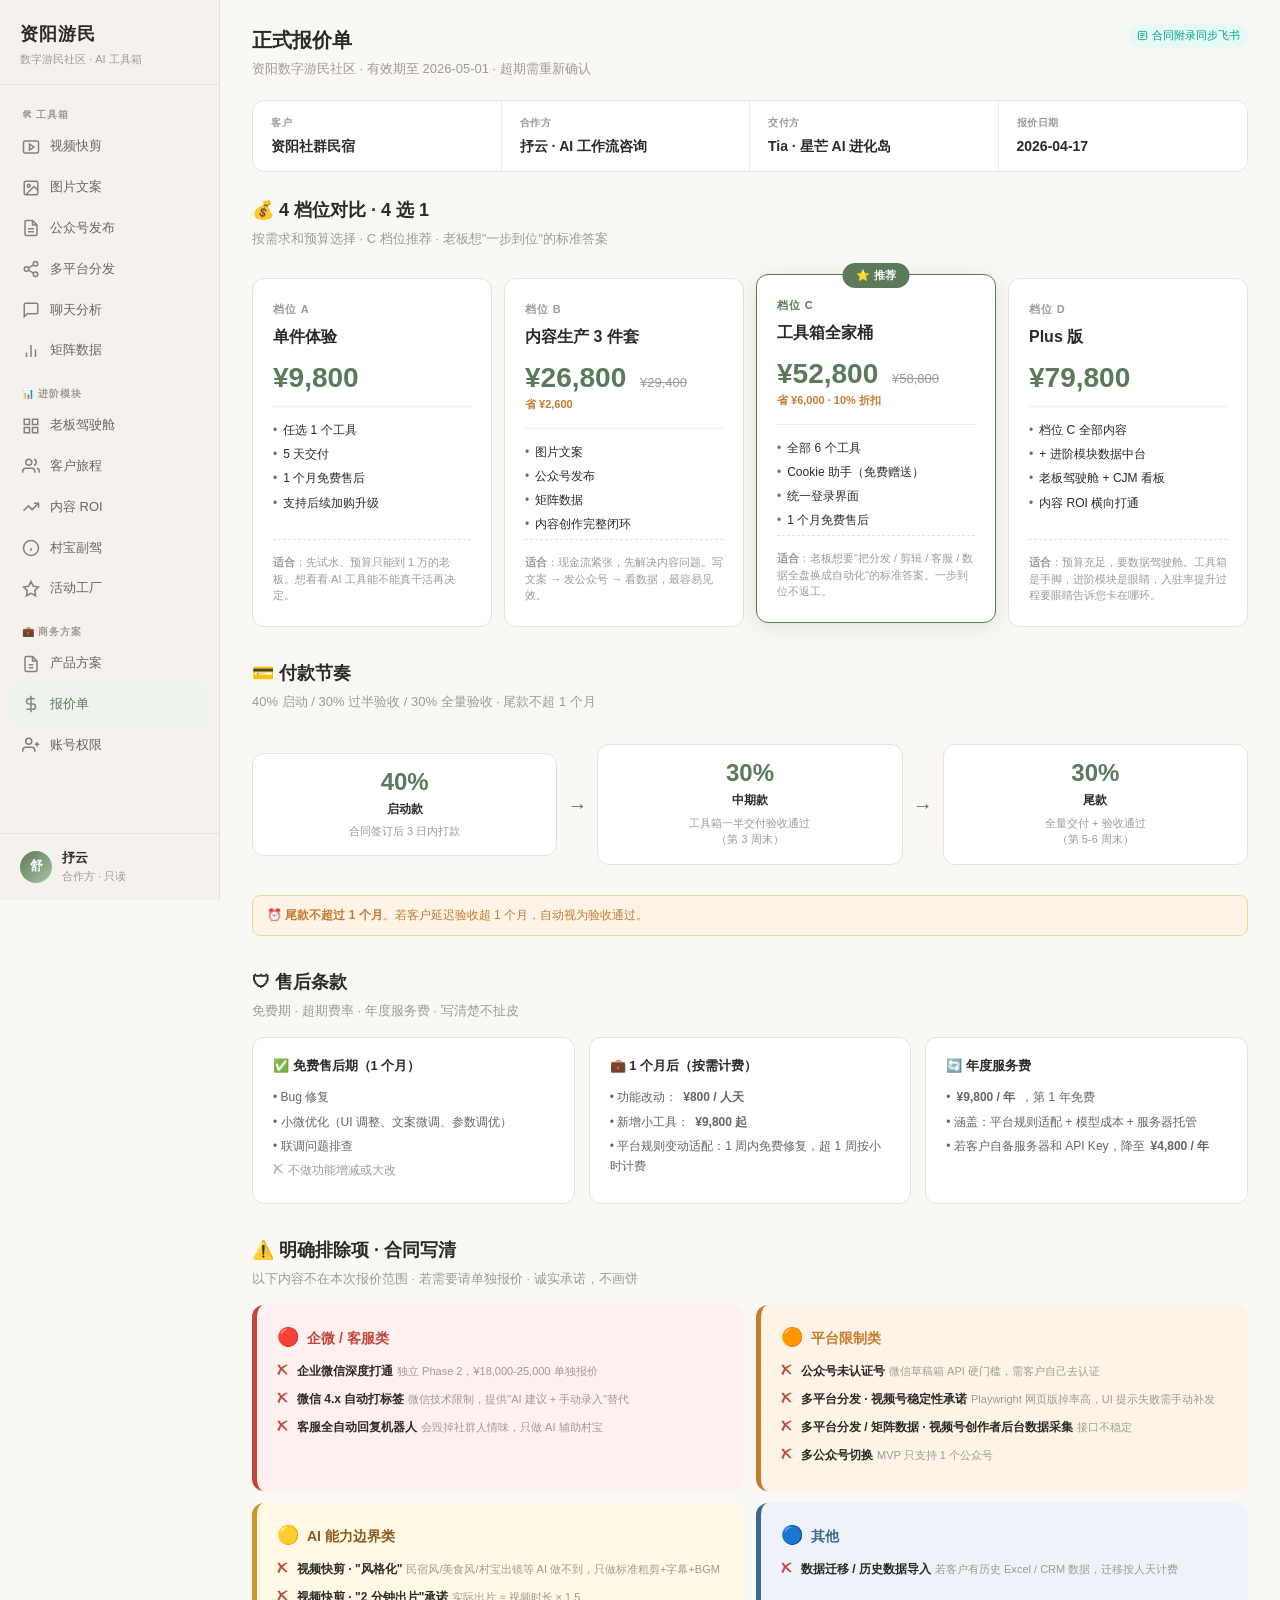
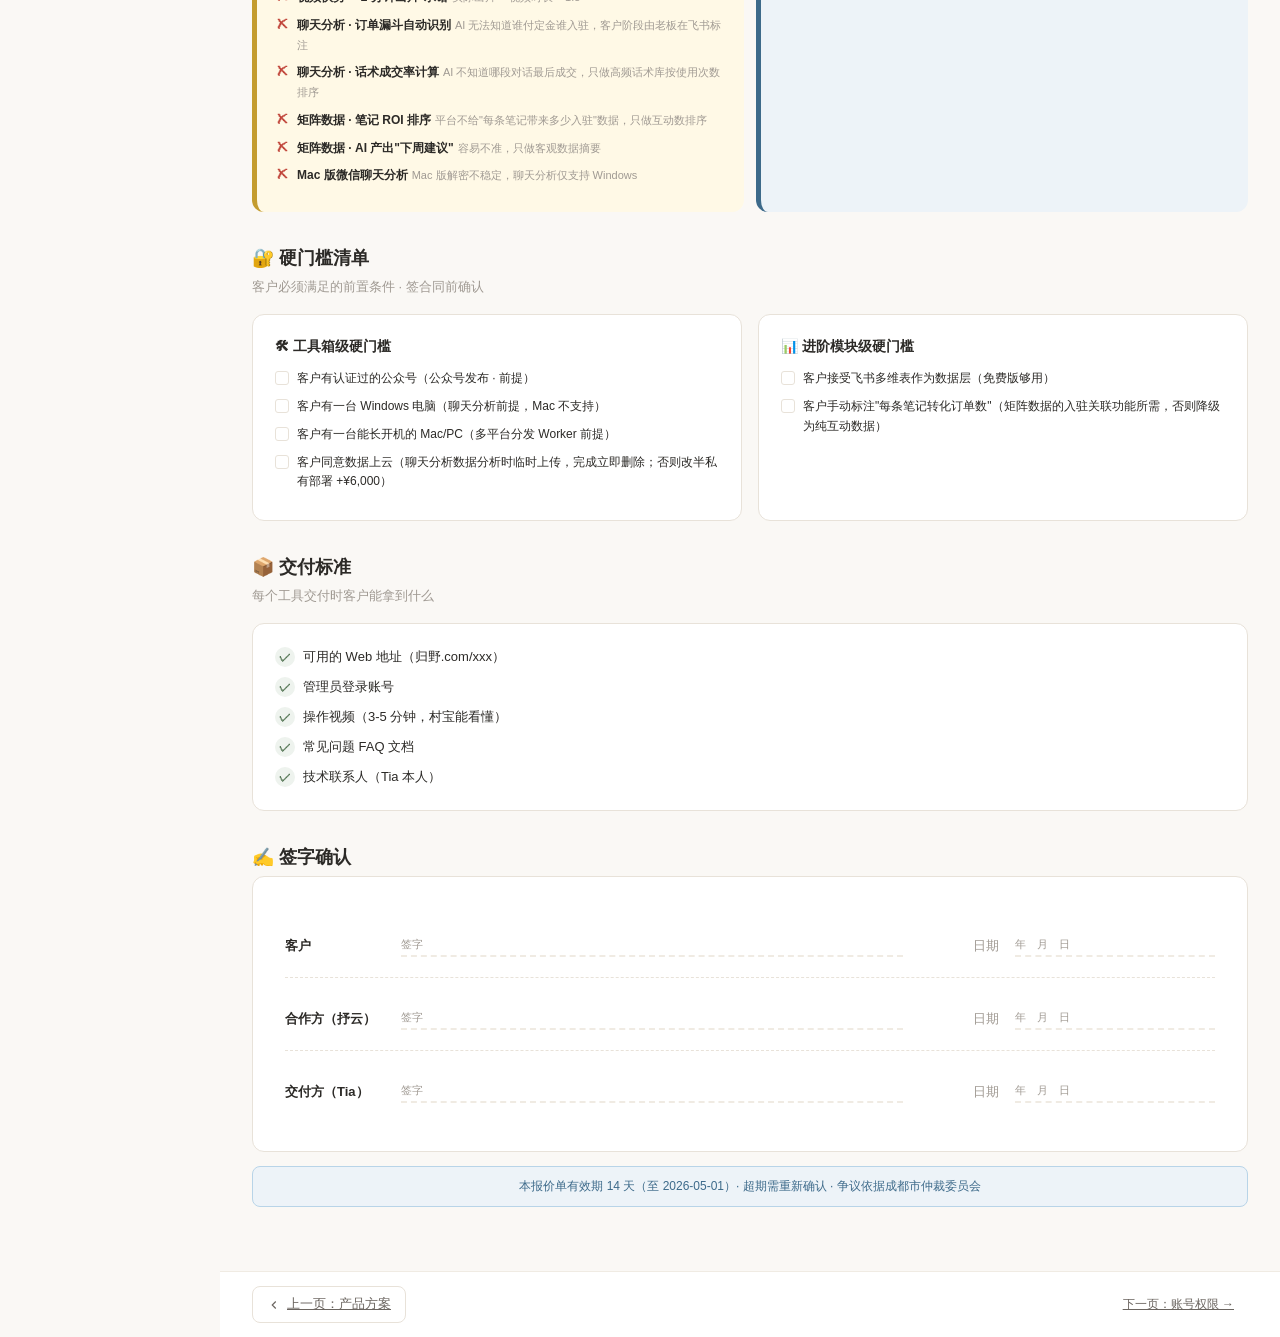
<file: pricing.html>
<!DOCTYPE html>
<html lang="zh-CN">
<head>
<meta charset="UTF-8">
<meta name="viewport" content="width=device-width, initial-scale=1.0">
<title>资阳游民 · 报价单</title>
<link rel="stylesheet" href="assets/style.css">
<style>
.nav-group-label {
  font-size: 10px; font-weight: 700; text-transform: uppercase;
  letter-spacing: 0.08em; color: var(--text-muted); padding: 10px 12px 4px;
}

/* 顶部信息条 */
.info-bar {
  display: grid; grid-template-columns: repeat(4, 1fr);
  background: var(--bg-card); border: 1px solid var(--border);
  border-radius: var(--radius-lg); margin-bottom: 24px;
  overflow: hidden;
}
.info-cell {
  padding: 14px 18px; border-right: 1px solid var(--border-light);
}
.info-cell:last-child { border-right: none; }
.info-label {
  font-size: 10px; font-weight: 700; color: var(--text-muted);
  text-transform: uppercase; letter-spacing: 0.06em; margin-bottom: 4px;
}
.info-value { font-size: 14px; font-weight: 600; color: var(--text-primary); }

/* 章节 */
.section-title {
  font-size: 18px; font-weight: 700; color: var(--text-primary);
  margin-bottom: 4px; display: flex; align-items: center; gap: 8px;
}
.section-sub { font-size: 13px; color: var(--text-muted); margin-bottom: 16px; }
.section-block { margin-bottom: 32px; }

/* 4 档位对比 */
.pricing-grid {
  display: grid; grid-template-columns: repeat(4, 1fr); gap: 12px;
}
.pricing-col {
  background: var(--bg-card); border: 1.5px solid var(--border);
  border-radius: var(--radius-lg); padding: 22px 20px;
  display: flex; flex-direction: column;
  transition: all 0.2s; position: relative;
}
.pricing-col:hover {
  border-color: var(--accent-green-light); box-shadow: var(--shadow);
}
.pricing-col-highlight {
  border-color: var(--accent-green) !important;
  box-shadow: 0 4px 24px rgba(90,122,90,0.15);
  transform: translateY(-4px);
}
.pricing-recommend-tag {
  position: absolute; top: -12px; left: 50%; transform: translateX(-50%);
  background: var(--accent-green); color: white;
  padding: 4px 14px; border-radius: 20px;
  font-size: 11px; font-weight: 700;
}
.pricing-tier { font-size: 11px; color: var(--text-muted); font-weight: 700; text-transform: uppercase; letter-spacing: 0.08em; }
.pricing-name { font-size: 16px; font-weight: 700; color: var(--text-primary); margin-top: 6px; }
.pricing-price {
  font-size: 28px; font-weight: 700; color: var(--accent-green);
  margin-top: 14px; line-height: 1;
}
.pricing-price-strike {
  font-size: 13px; color: var(--text-muted); text-decoration: line-through;
  margin-left: 6px; font-weight: 400;
}
.pricing-price-save {
  font-size: 11px; color: var(--accent-amber); font-weight: 700;
  margin-top: 4px;
}
.pricing-divider {
  border-top: 1px solid var(--border-light); margin: 14px 0;
}
.pricing-feature {
  font-size: 12px; color: var(--text-primary); line-height: 1.6;
  margin-bottom: 5px; display: flex; align-items: flex-start; gap: 6px;
}
.pricing-feature::before { content: '•'; color: var(--accent-green); flex-shrink: 0; }
.pricing-suit {
  margin-top: auto; padding-top: 14px;
  font-size: 11px; color: var(--text-muted); line-height: 1.5;
  border-top: 1px dashed var(--border);
}

/* 付款时间轴 */
.payment-timeline {
  display: grid; grid-template-columns: 1fr 40px 1fr 40px 1fr;
  align-items: center; padding: 16px 0;
}
.payment-step {
  background: var(--bg-card); border: 1px solid var(--border);
  border-radius: var(--radius-lg); padding: 16px 18px;
  text-align: center;
}
.payment-step-pct {
  font-size: 24px; font-weight: 700; color: var(--accent-green); line-height: 1;
}
.payment-step-name {
  font-size: 12px; font-weight: 700; color: var(--text-primary); margin-top: 6px;
}
.payment-step-trig {
  font-size: 11px; color: var(--text-muted); margin-top: 4px; line-height: 1.5;
}
.payment-arrow {
  color: var(--accent-green); font-size: 20px; text-align: center;
}
.payment-note {
  background: var(--accent-amber-light); border: 1px solid #f0d5a0;
  border-radius: var(--radius); padding: 10px 14px;
  font-size: 12px; color: var(--accent-amber); margin-top: 14px; line-height: 1.6;
}

/* 售后 */
.aftercare-grid {
  display: grid; grid-template-columns: 1fr 1fr 1fr;
  gap: 14px;
}
.aftercare-card {
  background: var(--bg-card); border: 1px solid var(--border);
  border-radius: var(--radius-lg); padding: 18px 20px;
}
.aftercare-title {
  font-size: 13px; font-weight: 700; color: var(--text-primary);
  margin-bottom: 10px;
}
.aftercare-item {
  font-size: 12px; color: var(--text-secondary); line-height: 1.7;
  margin-bottom: 4px; display: flex; align-items: flex-start; gap: 6px;
}

/* 排除项 · 4 分类 */
.exclusion-grid {
  display: grid; grid-template-columns: repeat(2, 1fr);
  gap: 12px;
}
.exclusion-card {
  border-radius: var(--radius-lg); padding: 18px 20px;
  border-left: 5px solid;
}
.exclusion-card.red {
  background: var(--accent-red-light); border-left-color: var(--accent-red);
}
.exclusion-card.amber {
  background: var(--accent-amber-light); border-left-color: var(--accent-amber);
}
.exclusion-card.yellow {
  background: #fff9e6; border-left-color: #c49c2e;
}
.exclusion-card.blue {
  background: var(--accent-blue-light); border-left-color: var(--accent-blue);
}
.exclusion-title {
  font-size: 14px; font-weight: 700; margin-bottom: 10px;
  display: flex; align-items: center; gap: 8px;
}
.exclusion-card.red .exclusion-title { color: var(--accent-red); }
.exclusion-card.amber .exclusion-title { color: var(--accent-amber); }
.exclusion-card.yellow .exclusion-title { color: #8b5a1a; }
.exclusion-card.blue .exclusion-title { color: var(--accent-blue); }
.exclusion-item {
  font-size: 12px; color: var(--text-primary); line-height: 1.65;
  margin-bottom: 8px; padding-left: 20px; position: relative;
}
.exclusion-item::before {
  content: '✗'; position: absolute; left: 0; top: 0;
  font-weight: 700; color: var(--accent-red);
}
.exclusion-item strong { font-weight: 700; }
.exclusion-item em {
  color: var(--text-muted); font-style: normal; font-size: 11px;
  margin-left: 4px;
}

/* 硬门槛 */
.threshold-grid {
  display: grid; grid-template-columns: 1fr 1fr; gap: 16px;
}
.threshold-card {
  background: var(--bg-card); border: 1px solid var(--border);
  border-radius: var(--radius-lg); padding: 20px 22px;
}
.threshold-head {
  font-size: 14px; font-weight: 700; color: var(--text-primary);
  margin-bottom: 12px;
}
.threshold-item {
  font-size: 12px; color: var(--text-primary); line-height: 1.65;
  margin-bottom: 8px; display: flex; gap: 8px; align-items: flex-start;
}
.threshold-checkbox {
  width: 14px; height: 14px; border: 1.5px solid var(--border);
  border-radius: 3px; flex-shrink: 0; margin-top: 2px;
}

/* 交付标准 */
.delivery-list {
  background: var(--bg-card); border: 1px solid var(--border);
  border-radius: var(--radius-lg); padding: 18px 22px;
}
.delivery-item {
  font-size: 13px; color: var(--text-primary); line-height: 1.7;
  display: flex; align-items: center; gap: 8px; padding: 4px 0;
}
.delivery-check {
  width: 20px; height: 20px; border-radius: 50%;
  background: var(--accent-green-light); display: inline-flex;
  align-items: center; justify-content: center;
  color: var(--accent-green); font-weight: 700;
  font-size: 12px; flex-shrink: 0;
}

/* 签字位 */
.signature-block {
  background: var(--bg-card); border: 1px solid var(--border);
  border-radius: var(--radius-lg); padding: 28px 32px;
}
.signature-row {
  display: grid; grid-template-columns: 100px 1fr 80px 200px;
  align-items: end; gap: 16px;
  padding: 20px 0; border-bottom: 1px dashed var(--border);
}
.signature-row:last-child { border-bottom: none; }
.sig-label { font-size: 13px; font-weight: 600; color: var(--text-primary); }
.sig-line {
  border-bottom: 2px dashed var(--border-light);
  height: 32px; display: flex; align-items: end;
  color: var(--text-muted); font-size: 11px; padding-bottom: 2px;
}
.sig-date-label { font-size: 13px; color: var(--text-muted); text-align: right; }

.validity-note {
  background: var(--accent-blue-light); border: 1px solid #b8d4e8;
  border-radius: var(--radius); padding: 10px 14px;
  font-size: 12px; color: var(--accent-blue); margin-top: 14px;
  text-align: center;
}

/* 底部 */
.page-footer-bar {
  display: flex; align-items: center; justify-content: space-between;
  padding: 14px 32px; border-top: 1px solid var(--border-light);
  background: var(--bg-card); margin-top: auto;
}
</style>
</head>
<body>

<nav class="sidebar">
  <div class="sidebar-logo">
    <div class="logo-name">资阳游民</div>
    <div class="logo-sub">数字游民社区 · AI 工具箱</div>
  </div>
  <div class="sidebar-nav">
    <div class="nav-group-label">🛠 工具箱</div>
    <a href="tool-video.html" class="nav-item"><svg class="nav-icon" viewBox="0 0 24 24" fill="none" stroke="currentColor" stroke-width="2"><rect x="2" y="4" width="20" height="16" rx="2"/><path d="m10 8 6 4-6 4V8z"/></svg><span class="nav-label">视频快剪</span></a>
    <a href="tool-image.html" class="nav-item"><svg class="nav-icon" viewBox="0 0 24 24" fill="none" stroke="currentColor" stroke-width="2"><rect x="3" y="3" width="18" height="18" rx="2"/><circle cx="9" cy="9" r="2"/><path d="m21 15-5-5L5 21"/></svg><span class="nav-label">图片文案</span></a>
    <a href="tool-gzh.html" class="nav-item"><svg class="nav-icon" viewBox="0 0 24 24" fill="none" stroke="currentColor" stroke-width="2"><path d="M14 2H6a2 2 0 0 0-2 2v16a2 2 0 0 0 2 2h12a2 2 0 0 0 2-2V8z"/><polyline points="14 2 14 8 20 8"/><line x1="16" y1="13" x2="8" y2="13"/><line x1="16" y1="17" x2="8" y2="17"/></svg><span class="nav-label">公众号发布</span></a>
    <a href="tool-publish.html" class="nav-item"><svg class="nav-icon" viewBox="0 0 24 24" fill="none" stroke="currentColor" stroke-width="2"><circle cx="18" cy="5" r="3"/><circle cx="6" cy="12" r="3"/><circle cx="18" cy="19" r="3"/><line x1="8.59" y1="13.51" x2="15.42" y2="17.49"/><line x1="15.41" y1="6.51" x2="8.59" y2="10.49"/></svg><span class="nav-label">多平台分发</span></a>
    <a href="tool-chat.html" class="nav-item"><svg class="nav-icon" viewBox="0 0 24 24" fill="none" stroke="currentColor" stroke-width="2"><path d="M21 15a2 2 0 0 1-2 2H7l-4 4V5a2 2 0 0 1 2-2h14a2 2 0 0 1 2 2z"/></svg><span class="nav-label">聊天分析</span></a>
    <a href="tool-matrix.html" class="nav-item"><svg class="nav-icon" viewBox="0 0 24 24" fill="none" stroke="currentColor" stroke-width="2"><line x1="18" y1="20" x2="18" y2="10"/><line x1="12" y1="20" x2="12" y2="4"/><line x1="6" y1="20" x2="6" y2="14"/></svg><span class="nav-label">矩阵数据</span></a>
    <div class="nav-group-label" style="margin-top:6px;">📊 进阶模块</div>
    <a href="dashboard.html" class="nav-item"><svg class="nav-icon" viewBox="0 0 24 24" fill="none" stroke="currentColor" stroke-width="2"><rect x="3" y="3" width="7" height="7"/><rect x="14" y="3" width="7" height="7"/><rect x="14" y="14" width="7" height="7"/><rect x="3" y="14" width="7" height="7"/></svg><span class="nav-label">老板驾驶舱</span></a>
    <a href="crm.html" class="nav-item"><svg class="nav-icon" viewBox="0 0 24 24" fill="none" stroke="currentColor" stroke-width="2"><path d="M17 21v-2a4 4 0 0 0-4-4H5a4 4 0 0 0-4 4v2"/><circle cx="9" cy="7" r="4"/><path d="M23 21v-2a4 4 0 0 0-3-3.87M16 3.13a4 4 0 0 1 0 7.75"/></svg><span class="nav-label">客户旅程</span></a>
    <a href="content.html" class="nav-item"><svg class="nav-icon" viewBox="0 0 24 24" fill="none" stroke="currentColor" stroke-width="2"><polyline points="22 7 13.5 15.5 8.5 10.5 2 17"/><polyline points="16 7 22 7 22 13"/></svg><span class="nav-label">内容 ROI</span></a>
    <a href="cunbao.html" class="nav-item"><svg class="nav-icon" viewBox="0 0 24 24" fill="none" stroke="currentColor" stroke-width="2"><circle cx="12" cy="12" r="10"/><path d="M12 16v-4M12 8h.01"/></svg><span class="nav-label">村宝副驾</span></a>
    <a href="activity.html" class="nav-item"><svg class="nav-icon" viewBox="0 0 24 24" fill="none" stroke="currentColor" stroke-width="2"><polygon points="12 2 15.09 8.26 22 9.27 17 14.14 18.18 21.02 12 17.77 5.82 21.02 7 14.14 2 9.27 8.91 8.26 12 2"/></svg><span class="nav-label">活动工厂</span></a>
    <div class="nav-group-label" style="margin-top:6px;">💼 商务方案</div>
    <a href="plan.html" class="nav-item"><svg class="nav-icon" viewBox="0 0 24 24" fill="none" stroke="currentColor" stroke-width="2"><path d="M14 2H6a2 2 0 0 0-2 2v16a2 2 0 0 0 2 2h12a2 2 0 0 0 2-2V8z"/><polyline points="14 2 14 8 20 8"/><line x1="9" y1="13" x2="15" y2="13"/><line x1="9" y1="17" x2="15" y2="17"/></svg><span class="nav-label">产品方案</span></a>
    <a href="pricing.html" class="nav-item active"><svg class="nav-icon" viewBox="0 0 24 24" fill="none" stroke="currentColor" stroke-width="2"><line x1="12" y1="1" x2="12" y2="23"/><path d="M17 5H9.5a3.5 3.5 0 0 0 0 7h5a3.5 3.5 0 0 1 0 7H6"/></svg><span class="nav-label">报价单</span></a>
    <a href="team.html" class="nav-item"><svg class="nav-icon" viewBox="0 0 24 24" fill="none" stroke="currentColor" stroke-width="2"><path d="M17 21v-2a4 4 0 0 0-4-4H5a4 4 0 0 0-4 4v2"/><circle cx="9" cy="7" r="4"/><path d="M23 11h-6M20 8v6"/></svg><span class="nav-label">账号权限</span></a>
  </div>
  <div class="sidebar-footer">
    <div class="sidebar-user">
      <div class="user-avatar">舒</div>
      <div class="user-info"><div class="user-name">抒云</div><div class="user-role">合作方 · 只读</div></div>
    </div>
  </div>
</nav>

<main class="main" style="display:flex;flex-direction:column;">
  <div class="page-header">
    <div>
      <div class="page-title">正式报价单</div>
      <div class="page-subtitle">资阳数字游民社区 · 有效期至 2026-05-01 · 超期需重新确认</div>
    </div>
    <span class="badge-feishu">
      <svg viewBox="0 0 24 24" fill="none" stroke="currentColor" stroke-width="2"><rect x="3" y="3" width="18" height="18" rx="3"/><path d="M7 8h10M7 12h10M7 16h6"/></svg>
      合同附录同步飞书
    </span>
  </div>

  <div class="page-content fade-in" style="flex:1;">

    <!-- 顶部信息条 -->
    <div class="info-bar">
      <div class="info-cell">
        <div class="info-label">客户</div>
        <div class="info-value">资阳社群民宿</div>
      </div>
      <div class="info-cell">
        <div class="info-label">合作方</div>
        <div class="info-value">抒云 · AI 工作流咨询</div>
      </div>
      <div class="info-cell">
        <div class="info-label">交付方</div>
        <div class="info-value">Tia · 星芒 AI 进化岛</div>
      </div>
      <div class="info-cell">
        <div class="info-label">报价日期</div>
        <div class="info-value">2026-04-17</div>
      </div>
    </div>

    <!-- 4 档位对比 -->
    <div class="section-block">
      <div class="section-title">💰 4 档位对比 · 4 选 1</div>
      <div class="section-sub">按需求和预算选择 · C 档位推荐 · 老板想"一步到位"的标准答案</div>

      <div class="pricing-grid" style="padding-top:12px;">

        <div class="pricing-col">
          <div class="pricing-tier">档位 A</div>
          <div class="pricing-name">单件体验</div>
          <div class="pricing-price">¥9,800</div>
          <div class="pricing-divider"></div>
          <div class="pricing-feature">任选 1 个工具</div>
          <div class="pricing-feature">5 天交付</div>
          <div class="pricing-feature">1 个月免费售后</div>
          <div class="pricing-feature">支持后续加购升级</div>
          <div class="pricing-suit">
            <strong>适合</strong>：先试水、预算只能到 1 万的老板。想看看 AI 工具能不能真干活再决定。
          </div>
        </div>

        <div class="pricing-col">
          <div class="pricing-tier">档位 B</div>
          <div class="pricing-name">内容生产 3 件套</div>
          <div class="pricing-price">¥26,800
            <span class="pricing-price-strike">¥29,400</span>
          </div>
          <div class="pricing-price-save">省 ¥2,600</div>
          <div class="pricing-divider"></div>
          <div class="pricing-feature">图片文案</div>
          <div class="pricing-feature">公众号发布</div>
          <div class="pricing-feature">矩阵数据</div>
          <div class="pricing-feature">内容创作完整闭环</div>
          <div class="pricing-suit">
            <strong>适合</strong>：现金流紧张，先解决内容问题。写文案 → 发公众号 → 看数据，最容易见效。
          </div>
        </div>

        <div class="pricing-col pricing-col-highlight">
          <div class="pricing-recommend-tag">⭐ 推荐</div>
          <div class="pricing-tier" style="color:var(--accent-green);">档位 C</div>
          <div class="pricing-name">工具箱全家桶</div>
          <div class="pricing-price">¥52,800
            <span class="pricing-price-strike">¥58,800</span>
          </div>
          <div class="pricing-price-save">省 ¥6,000 · 10% 折扣</div>
          <div class="pricing-divider"></div>
          <div class="pricing-feature">全部 6 个工具</div>
          <div class="pricing-feature">Cookie 助手（免费赠送）</div>
          <div class="pricing-feature">统一登录界面</div>
          <div class="pricing-feature">1 个月免费售后</div>
          <div class="pricing-suit">
            <strong>适合</strong>：老板想要"把分发 / 剪辑 / 客服 / 数据全盘换成自动化"的标准答案。一步到位不返工。
          </div>
        </div>

        <div class="pricing-col">
          <div class="pricing-tier">档位 D</div>
          <div class="pricing-name">Plus 版</div>
          <div class="pricing-price">¥79,800</div>
          <div class="pricing-divider"></div>
          <div class="pricing-feature">档位 C 全部内容</div>
          <div class="pricing-feature">+ 进阶模块数据中台</div>
          <div class="pricing-feature">老板驾驶舱 + CJM 看板</div>
          <div class="pricing-feature">内容 ROI 横向打通</div>
          <div class="pricing-suit">
            <strong>适合</strong>：预算充足，要数据驾驶舱。工具箱是手脚，进阶模块是眼睛，入驻率提升过程要眼睛告诉您卡在哪环。
          </div>
        </div>

      </div>
    </div>

    <!-- 付款节奏 -->
    <div class="section-block">
      <div class="section-title">💳 付款节奏</div>
      <div class="section-sub">40% 启动 / 30% 过半验收 / 30% 全量验收 · 尾款不超 1 个月</div>

      <div class="payment-timeline">
        <div class="payment-step">
          <div class="payment-step-pct">40%</div>
          <div class="payment-step-name">启动款</div>
          <div class="payment-step-trig">合同签订后 3 日内打款</div>
        </div>
        <div class="payment-arrow">→</div>
        <div class="payment-step">
          <div class="payment-step-pct">30%</div>
          <div class="payment-step-name">中期款</div>
          <div class="payment-step-trig">工具箱一半交付验收通过<br>（第 3 周末）</div>
        </div>
        <div class="payment-arrow">→</div>
        <div class="payment-step">
          <div class="payment-step-pct">30%</div>
          <div class="payment-step-name">尾款</div>
          <div class="payment-step-trig">全量交付 + 验收通过<br>（第 5-6 周末）</div>
        </div>
      </div>

      <div class="payment-note">
        ⏰ <strong>尾款不超过 1 个月</strong>。若客户延迟验收超 1 个月，自动视为验收通过。
      </div>
    </div>

    <!-- 售后条款 -->
    <div class="section-block">
      <div class="section-title">🛡 售后条款</div>
      <div class="section-sub">免费期 · 超期费率 · 年度服务费 · 写清楚不扯皮</div>

      <div class="aftercare-grid">
        <div class="aftercare-card">
          <div class="aftercare-title">✅ 免费售后期（1 个月）</div>
          <div class="aftercare-item">• Bug 修复</div>
          <div class="aftercare-item">• 小微优化（UI 调整、文案微调、参数调优）</div>
          <div class="aftercare-item">• 联调问题排查</div>
          <div class="aftercare-item" style="color:var(--text-muted);">✗ 不做功能增减或大改</div>
        </div>
        <div class="aftercare-card">
          <div class="aftercare-title">💼 1 个月后（按需计费）</div>
          <div class="aftercare-item">• 功能改动：<strong>¥800 / 人天</strong></div>
          <div class="aftercare-item">• 新增小工具：<strong>¥9,800 起</strong></div>
          <div class="aftercare-item">• 平台规则变动适配：1 周内免费修复，超 1 周按小时计费</div>
        </div>
        <div class="aftercare-card">
          <div class="aftercare-title">🔄 年度服务费</div>
          <div class="aftercare-item">• <strong>¥9,800 / 年</strong>，第 1 年免费</div>
          <div class="aftercare-item">• 涵盖：平台规则适配 + 模型成本 + 服务器托管</div>
          <div class="aftercare-item">• 若客户自备服务器和 API Key，降至 <strong>¥4,800 / 年</strong></div>
        </div>
      </div>
    </div>

    <!-- 明确排除项 · 4 分类 -->
    <div class="section-block">
      <div class="section-title">⚠️ 明确排除项 · 合同写清</div>
      <div class="section-sub">以下内容不在本次报价范围 · 若需要请单独报价 · 诚实承诺，不画饼</div>

      <div class="exclusion-grid">

        <div class="exclusion-card red">
          <div class="exclusion-title">
            <span style="font-size:18px;">🔴</span> 企微 / 客服类
          </div>
          <div class="exclusion-item"><strong>企业微信深度打通</strong><em>独立 Phase 2，¥18,000-25,000 单独报价</em></div>
          <div class="exclusion-item"><strong>微信 4.x 自动打标签</strong><em>微信技术限制，提供"AI 建议 + 手动录入"替代</em></div>
          <div class="exclusion-item"><strong>客服全自动回复机器人</strong><em>会毁掉社群人情味，只做 AI 辅助村宝</em></div>
        </div>

        <div class="exclusion-card amber">
          <div class="exclusion-title">
            <span style="font-size:18px;">🟠</span> 平台限制类
          </div>
          <div class="exclusion-item"><strong>公众号未认证号</strong><em>微信草稿箱 API 硬门槛，需客户自己去认证</em></div>
          <div class="exclusion-item"><strong>多平台分发 · 视频号稳定性承诺</strong><em>Playwright 网页版掉率高，UI 提示失败需手动补发</em></div>
          <div class="exclusion-item"><strong>多平台分发 / 矩阵数据 · 视频号创作者后台数据采集</strong><em>接口不稳定</em></div>
          <div class="exclusion-item"><strong>多公众号切换</strong><em>MVP 只支持 1 个公众号</em></div>
        </div>

        <div class="exclusion-card yellow">
          <div class="exclusion-title">
            <span style="font-size:18px;">🟡</span> AI 能力边界类
          </div>
          <div class="exclusion-item"><strong>视频快剪 · "风格化"</strong><em>民宿风/美食风/村宝出镜等 AI 做不到，只做标准粗剪+字幕+BGM</em></div>
          <div class="exclusion-item"><strong>视频快剪 · "2 分钟出片"承诺</strong><em>实际出片 ≈ 视频时长 × 1.5</em></div>
          <div class="exclusion-item"><strong>聊天分析 · 订单漏斗自动识别</strong><em>AI 无法知道谁付定金谁入驻，客户阶段由老板在飞书标注</em></div>
          <div class="exclusion-item"><strong>聊天分析 · 话术成交率计算</strong><em>AI 不知道哪段对话最后成交，只做高频话术库按使用次数排序</em></div>
          <div class="exclusion-item"><strong>矩阵数据 · 笔记 ROI 排序</strong><em>平台不给"每条笔记带来多少入驻"数据，只做互动数排序</em></div>
          <div class="exclusion-item"><strong>矩阵数据 · AI 产出"下周建议"</strong><em>容易不准，只做客观数据摘要</em></div>
          <div class="exclusion-item"><strong>Mac 版微信聊天分析</strong><em>Mac 版解密不稳定，聊天分析仅支持 Windows</em></div>
        </div>

        <div class="exclusion-card blue">
          <div class="exclusion-title">
            <span style="font-size:18px;">🔵</span> 其他
          </div>
          <div class="exclusion-item"><strong>数据迁移 / 历史数据导入</strong><em>若客户有历史 Excel / CRM 数据，迁移按人天计费</em></div>
        </div>

      </div>
    </div>

    <!-- 硬门槛 -->
    <div class="section-block">
      <div class="section-title">🔐 硬门槛清单</div>
      <div class="section-sub">客户必须满足的前置条件 · 签合同前确认</div>

      <div class="threshold-grid">
        <div class="threshold-card">
          <div class="threshold-head">🛠 工具箱级硬门槛</div>
          <div class="threshold-item">
            <div class="threshold-checkbox"></div>
            <div>客户有认证过的公众号（公众号发布 · 前提）</div>
          </div>
          <div class="threshold-item">
            <div class="threshold-checkbox"></div>
            <div>客户有一台 Windows 电脑（聊天分析前提，Mac 不支持）</div>
          </div>
          <div class="threshold-item">
            <div class="threshold-checkbox"></div>
            <div>客户有一台能长开机的 Mac/PC（多平台分发 Worker 前提）</div>
          </div>
          <div class="threshold-item">
            <div class="threshold-checkbox"></div>
            <div>客户同意数据上云（聊天分析数据分析时临时上传，完成立即删除；否则改半私有部署 +¥6,000）</div>
          </div>
        </div>
        <div class="threshold-card">
          <div class="threshold-head">📊 进阶模块级硬门槛</div>
          <div class="threshold-item">
            <div class="threshold-checkbox"></div>
            <div>客户接受飞书多维表作为数据层（免费版够用）</div>
          </div>
          <div class="threshold-item">
            <div class="threshold-checkbox"></div>
            <div>客户手动标注"每条笔记转化订单数"（矩阵数据的入驻关联功能所需，否则降级为纯互动数据）</div>
          </div>
        </div>
      </div>
    </div>

    <!-- 交付标准 -->
    <div class="section-block">
      <div class="section-title">📦 交付标准</div>
      <div class="section-sub">每个工具交付时客户能拿到什么</div>

      <div class="delivery-list">
        <div class="delivery-item"><span class="delivery-check">✓</span>可用的 Web 地址（归野.com/xxx）</div>
        <div class="delivery-item"><span class="delivery-check">✓</span>管理员登录账号</div>
        <div class="delivery-item"><span class="delivery-check">✓</span>操作视频（3-5 分钟，村宝能看懂）</div>
        <div class="delivery-item"><span class="delivery-check">✓</span>常见问题 FAQ 文档</div>
        <div class="delivery-item"><span class="delivery-check">✓</span>技术联系人（Tia 本人）</div>
      </div>
    </div>

    <!-- 签字位 -->
    <div class="section-block">
      <div class="section-title">✍️ 签字确认</div>

      <div class="signature-block">
        <div class="signature-row">
          <div class="sig-label">客户</div>
          <div class="sig-line">签字</div>
          <div class="sig-date-label">日期</div>
          <div class="sig-line">年　月　日</div>
        </div>
        <div class="signature-row">
          <div class="sig-label">合作方（抒云）</div>
          <div class="sig-line">签字</div>
          <div class="sig-date-label">日期</div>
          <div class="sig-line">年　月　日</div>
        </div>
        <div class="signature-row">
          <div class="sig-label">交付方（Tia）</div>
          <div class="sig-line">签字</div>
          <div class="sig-date-label">日期</div>
          <div class="sig-line">年　月　日</div>
        </div>
      </div>

      <div class="validity-note">
        本报价单有效期 14 天（至 2026-05-01）· 超期需重新确认 · 争议依据成都市仲裁委员会
      </div>
    </div>

  </div>

  <div class="page-footer-bar">
    <a href="plan.html" class="btn btn-secondary">
      <svg width="14" height="14" viewBox="0 0 24 24" fill="none" stroke="currentColor" stroke-width="2"><polyline points="15 18 9 12 15 6"/></svg>
      上一页：产品方案
    </a>
    <a href="team.html" class="btn btn-ghost" style="font-size:12px;">下一页：账号权限 →</a>
  </div>
</main>

</body>
</html>
</file>
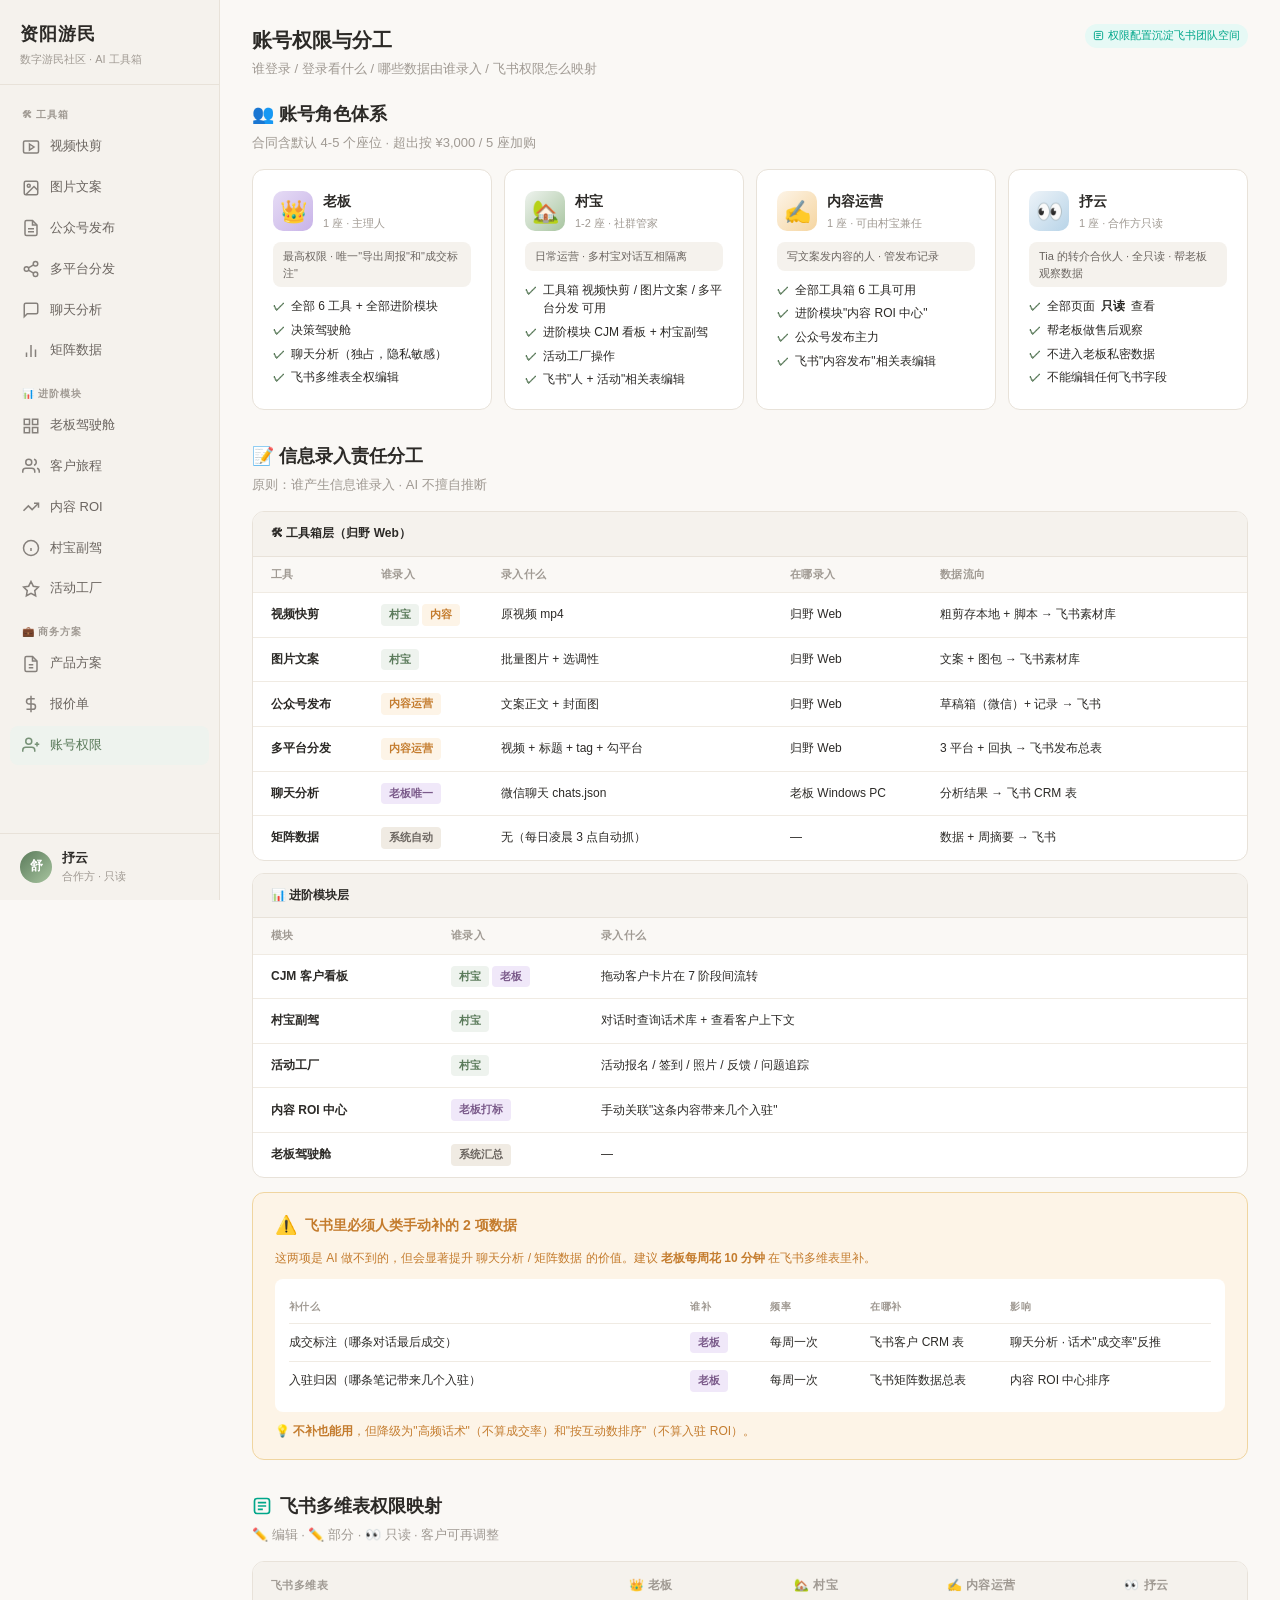
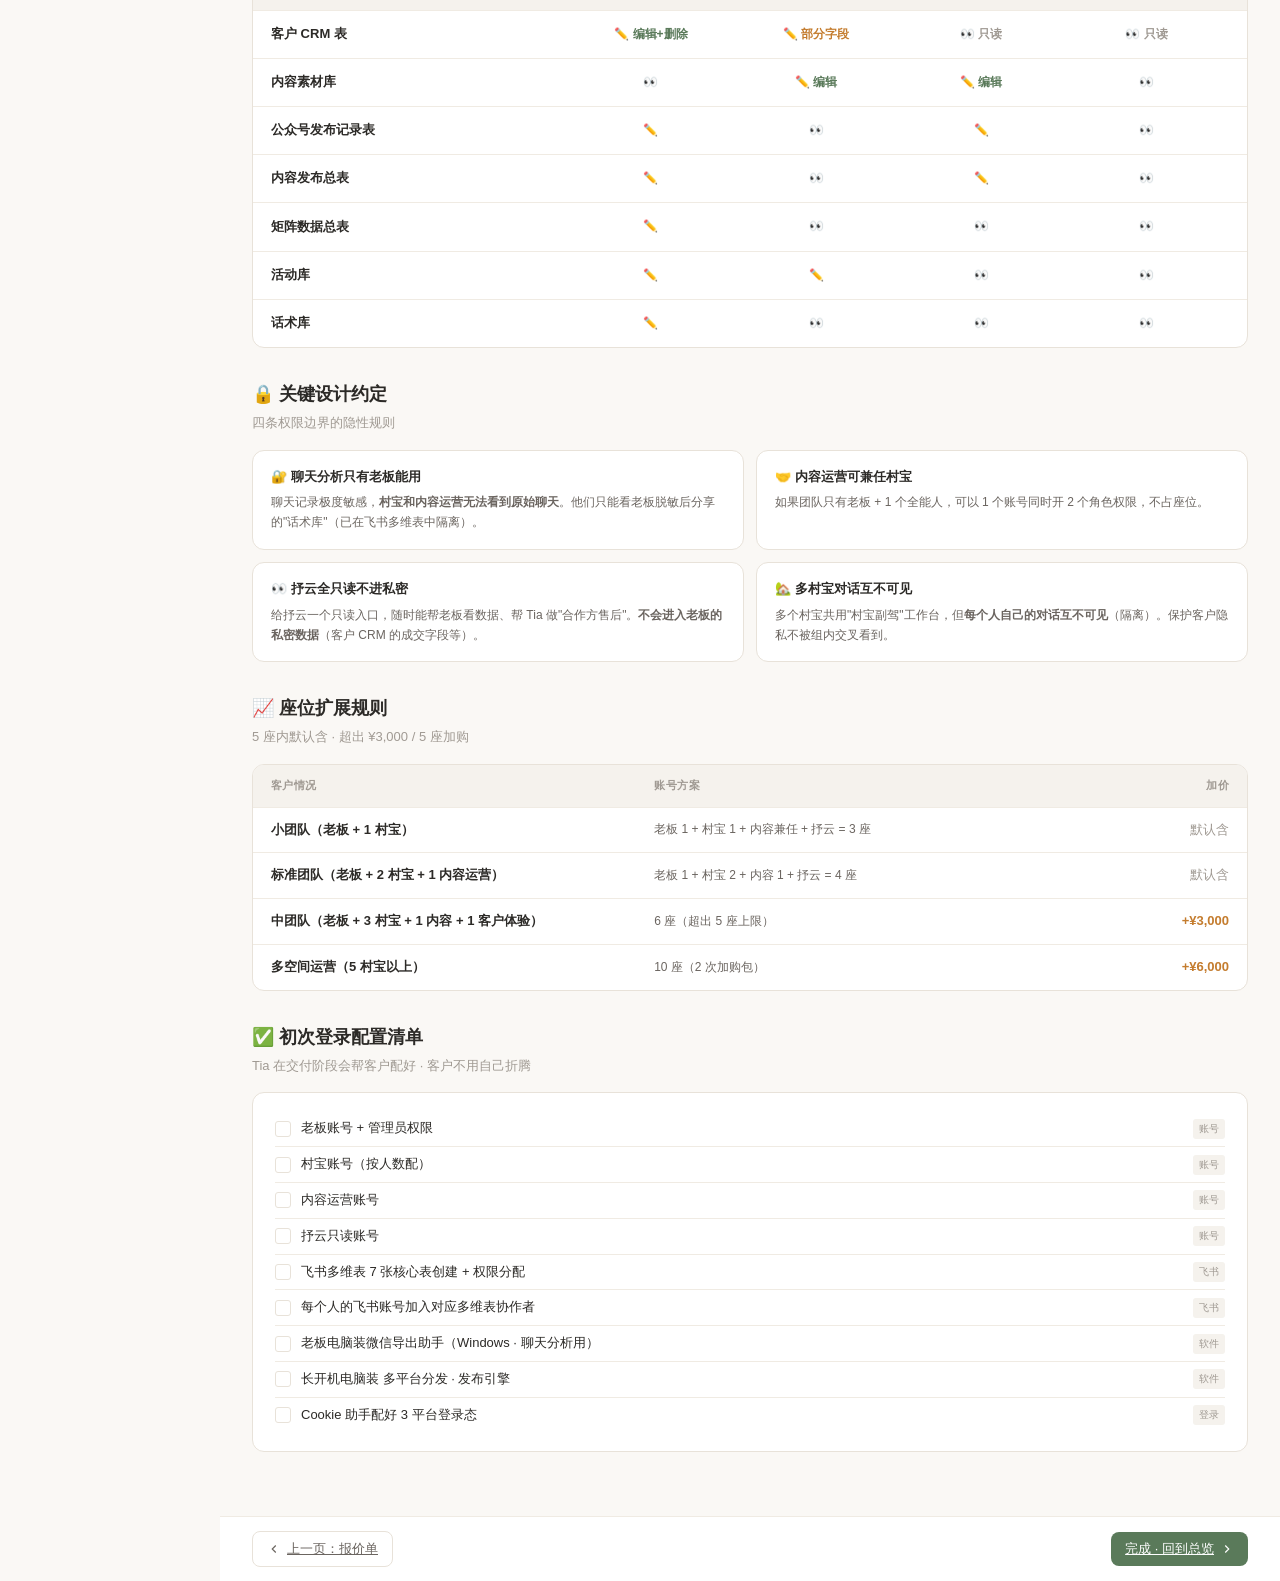
<file: team.html>
<!DOCTYPE html>
<html lang="zh-CN">
<head>
<meta charset="UTF-8">
<meta name="viewport" content="width=device-width, initial-scale=1.0">
<title>资阳游民 · 账号权限与分工</title>
<link rel="stylesheet" href="assets/style.css">
<style>
.nav-group-label {
  font-size: 10px; font-weight: 700; text-transform: uppercase;
  letter-spacing: 0.08em; color: var(--text-muted); padding: 10px 12px 4px;
}

.section-title {
  font-size: 18px; font-weight: 700; color: var(--text-primary);
  margin-bottom: 4px; display: flex; align-items: center; gap: 8px;
}
.section-sub { font-size: 13px; color: var(--text-muted); margin-bottom: 16px; }
.section-block { margin-bottom: 32px; }

/* 4 角色大卡 */
.roles-grid {
  display: grid; grid-template-columns: repeat(4, 1fr); gap: 12px;
}
.role-card {
  background: var(--bg-card); border: 1px solid var(--border);
  border-radius: var(--radius-lg); padding: 20px 20px;
  display: flex; flex-direction: column;
  transition: box-shadow 0.2s;
}
.role-card:hover { box-shadow: var(--shadow); }
.role-head {
  display: flex; align-items: center; gap: 10px; margin-bottom: 10px;
}
.role-emoji {
  width: 40px; height: 40px; border-radius: 10px;
  display: flex; align-items: center; justify-content: center;
  font-size: 22px; flex-shrink: 0;
}
.role-emoji-boss { background: linear-gradient(135deg, #e6dcf5, #c8b3e8); }
.role-emoji-cunbao { background: linear-gradient(135deg, #eef3ee, #a8c5a0); }
.role-emoji-content { background: linear-gradient(135deg, #fdf4e7, #f5d5a0); }
.role-emoji-shuyun { background: linear-gradient(135deg, #edf3f8, #b8d4e8); }
.role-info { flex: 1; }
.role-name {
  font-size: 14px; font-weight: 700; color: var(--text-primary);
}
.role-seats {
  font-size: 11px; color: var(--text-muted); margin-top: 2px;
}
.role-identity {
  font-size: 11px; color: var(--text-secondary);
  padding: 6px 10px; background: var(--bg-sidebar);
  border-radius: var(--radius); margin-bottom: 10px; line-height: 1.5;
}
.role-cap-list {
  flex: 1; display: flex; flex-direction: column; gap: 5px;
}
.role-cap {
  font-size: 12px; color: var(--text-primary); line-height: 1.55;
  display: flex; align-items: flex-start; gap: 6px;
}
.role-cap-check { color: var(--accent-green); font-weight: 700; flex-shrink: 0; }

/* 分工表 */
.duty-table {
  background: var(--bg-card); border: 1px solid var(--border);
  border-radius: var(--radius-lg); overflow: hidden;
  margin-bottom: 12px;
}
.duty-head {
  font-size: 12px; font-weight: 700; color: var(--text-primary);
  padding: 12px 18px; background: var(--bg-sidebar);
  border-bottom: 1px solid var(--border);
}
.duty-row-head {
  display: grid;
  grid-template-columns: 110px 120px 1fr 150px 1fr;
  padding: 9px 18px; background: var(--bg);
  border-bottom: 1px solid var(--border-light);
  font-size: 11px; color: var(--text-muted); font-weight: 700;
  text-transform: uppercase; letter-spacing: 0.04em;
}
.duty-row {
  display: grid;
  grid-template-columns: 110px 120px 1fr 150px 1fr;
  padding: 11px 18px; border-bottom: 1px solid var(--border-light);
  font-size: 12px; align-items: center;
}
.duty-row:last-child { border-bottom: none; }
.duty-tool { font-weight: 600; color: var(--text-primary); }
.duty-who {
  display: inline-block; padding: 2px 8px; border-radius: 4px;
  font-size: 11px; font-weight: 600;
}
.duty-who-boss { background: #f0e8f9; color: #7a5a8a; }
.duty-who-cunbao { background: var(--accent-green-light); color: var(--accent-green); }
.duty-who-content { background: var(--accent-amber-light); color: var(--accent-amber); }
.duty-who-auto { background: var(--border-light); color: var(--text-secondary); }

/* 进阶模块分工表（简化 3 列） */
.duty-row-head.advanced,
.duty-row.advanced {
  grid-template-columns: 180px 150px 1fr;
}

/* 飞书必补高亮 */
.must-fill-box {
  background: var(--accent-amber-light); border: 1.5px solid #f0d5a0;
  border-radius: var(--radius-lg); padding: 18px 22px; margin-top: 14px;
}
.must-fill-title {
  font-size: 14px; font-weight: 700; color: var(--accent-amber);
  margin-bottom: 10px; display: flex; align-items: center; gap: 8px;
}
.must-fill-table {
  background: white; border-radius: var(--radius);
  padding: 12px 14px;
}
.must-fill-row {
  display: grid;
  grid-template-columns: 2fr 80px 100px 140px 1fr;
  padding: 8px 0; border-bottom: 1px solid var(--border-light);
  font-size: 12px; align-items: center;
}
.must-fill-row:last-child { border-bottom: none; }
.must-fill-row.head {
  font-weight: 700; color: var(--text-muted);
  text-transform: uppercase; letter-spacing: 0.04em; font-size: 10px;
}
.must-fill-note {
  font-size: 12px; color: var(--accent-amber); margin-top: 10px; line-height: 1.6;
}

/* 飞书权限矩阵 */
.permission-matrix {
  background: var(--bg-card); border: 1px solid var(--border);
  border-radius: var(--radius-lg); overflow: hidden;
}
.perm-row-head,
.perm-row {
  display: grid;
  grid-template-columns: 1.8fr 1fr 1fr 1fr 1fr;
  padding: 12px 18px; align-items: center;
  border-bottom: 1px solid var(--border-light);
}
.perm-row:last-child { border-bottom: none; }
.perm-row-head {
  background: var(--bg-sidebar);
  font-size: 11px; color: var(--text-muted); font-weight: 700;
  text-transform: uppercase; letter-spacing: 0.04em;
}
.perm-table-name { font-size: 13px; font-weight: 600; color: var(--text-primary); }
.perm-cell {
  text-align: center; font-size: 12px; font-weight: 600;
  padding: 2px 0;
}
.perm-cell-edit {
  color: var(--accent-green);
}
.perm-cell-partial {
  color: var(--accent-amber);
}
.perm-cell-view {
  color: var(--text-muted);
}

/* 关键约定 */
.convention-grid {
  display: grid; grid-template-columns: repeat(2, 1fr); gap: 12px;
}
.convention-card {
  background: var(--bg-card); border: 1px solid var(--border);
  border-radius: var(--radius-lg); padding: 16px 18px;
}
.convention-title {
  font-size: 13px; font-weight: 700; color: var(--text-primary);
  margin-bottom: 6px; display: flex; align-items: center; gap: 6px;
}
.convention-desc {
  font-size: 12px; color: var(--text-secondary); line-height: 1.65;
}

/* 座位扩展 */
.scale-table {
  background: var(--bg-card); border: 1px solid var(--border);
  border-radius: var(--radius-lg); overflow: hidden;
}
.scale-row-head,
.scale-row {
  display: grid;
  grid-template-columns: 2fr 2fr 1fr;
  padding: 12px 18px; align-items: center;
  border-bottom: 1px solid var(--border-light);
}
.scale-row:last-child { border-bottom: none; }
.scale-row-head {
  background: var(--bg-sidebar);
  font-size: 11px; color: var(--text-muted); font-weight: 700;
  text-transform: uppercase; letter-spacing: 0.04em;
}
.scale-situation { font-size: 13px; font-weight: 600; color: var(--text-primary); }
.scale-plan { font-size: 12px; color: var(--text-secondary); }
.scale-price { text-align: right; font-size: 13px; font-weight: 700; }
.scale-price-free { color: var(--text-muted); font-weight: 500; }
.scale-price-extra { color: var(--accent-amber); }

/* 配置清单 */
.checklist-grid {
  background: var(--bg-card); border: 1px solid var(--border);
  border-radius: var(--radius-lg); padding: 18px 22px;
}
.checklist-item {
  display: flex; align-items: center; gap: 10px;
  padding: 7px 0; font-size: 13px; color: var(--text-primary);
  border-bottom: 1px solid var(--border-light);
}
.checklist-item:last-child { border-bottom: none; }
.checklist-checkbox {
  width: 16px; height: 16px; border: 1.5px solid var(--border);
  border-radius: 3px; flex-shrink: 0;
}
.checklist-tag {
  font-size: 10px; padding: 2px 6px; border-radius: 3px;
  margin-left: auto; background: var(--bg-sidebar); color: var(--text-muted);
}

/* 底部 */
.page-footer-bar {
  display: flex; align-items: center; justify-content: space-between;
  padding: 14px 32px; border-top: 1px solid var(--border-light);
  background: var(--bg-card); margin-top: auto;
}
</style>
</head>
<body>

<nav class="sidebar">
  <div class="sidebar-logo">
    <div class="logo-name">资阳游民</div>
    <div class="logo-sub">数字游民社区 · AI 工具箱</div>
  </div>
  <div class="sidebar-nav">
    <div class="nav-group-label">🛠 工具箱</div>
    <a href="tool-video.html" class="nav-item"><svg class="nav-icon" viewBox="0 0 24 24" fill="none" stroke="currentColor" stroke-width="2"><rect x="2" y="4" width="20" height="16" rx="2"/><path d="m10 8 6 4-6 4V8z"/></svg><span class="nav-label">视频快剪</span></a>
    <a href="tool-image.html" class="nav-item"><svg class="nav-icon" viewBox="0 0 24 24" fill="none" stroke="currentColor" stroke-width="2"><rect x="3" y="3" width="18" height="18" rx="2"/><circle cx="9" cy="9" r="2"/><path d="m21 15-5-5L5 21"/></svg><span class="nav-label">图片文案</span></a>
    <a href="tool-gzh.html" class="nav-item"><svg class="nav-icon" viewBox="0 0 24 24" fill="none" stroke="currentColor" stroke-width="2"><path d="M14 2H6a2 2 0 0 0-2 2v16a2 2 0 0 0 2 2h12a2 2 0 0 0 2-2V8z"/><polyline points="14 2 14 8 20 8"/><line x1="16" y1="13" x2="8" y2="13"/><line x1="16" y1="17" x2="8" y2="17"/></svg><span class="nav-label">公众号发布</span></a>
    <a href="tool-publish.html" class="nav-item"><svg class="nav-icon" viewBox="0 0 24 24" fill="none" stroke="currentColor" stroke-width="2"><circle cx="18" cy="5" r="3"/><circle cx="6" cy="12" r="3"/><circle cx="18" cy="19" r="3"/><line x1="8.59" y1="13.51" x2="15.42" y2="17.49"/><line x1="15.41" y1="6.51" x2="8.59" y2="10.49"/></svg><span class="nav-label">多平台分发</span></a>
    <a href="tool-chat.html" class="nav-item"><svg class="nav-icon" viewBox="0 0 24 24" fill="none" stroke="currentColor" stroke-width="2"><path d="M21 15a2 2 0 0 1-2 2H7l-4 4V5a2 2 0 0 1 2-2h14a2 2 0 0 1 2 2z"/></svg><span class="nav-label">聊天分析</span></a>
    <a href="tool-matrix.html" class="nav-item"><svg class="nav-icon" viewBox="0 0 24 24" fill="none" stroke="currentColor" stroke-width="2"><line x1="18" y1="20" x2="18" y2="10"/><line x1="12" y1="20" x2="12" y2="4"/><line x1="6" y1="20" x2="6" y2="14"/></svg><span class="nav-label">矩阵数据</span></a>
    <div class="nav-group-label" style="margin-top:6px;">📊 进阶模块</div>
    <a href="dashboard.html" class="nav-item"><svg class="nav-icon" viewBox="0 0 24 24" fill="none" stroke="currentColor" stroke-width="2"><rect x="3" y="3" width="7" height="7"/><rect x="14" y="3" width="7" height="7"/><rect x="14" y="14" width="7" height="7"/><rect x="3" y="14" width="7" height="7"/></svg><span class="nav-label">老板驾驶舱</span></a>
    <a href="crm.html" class="nav-item"><svg class="nav-icon" viewBox="0 0 24 24" fill="none" stroke="currentColor" stroke-width="2"><path d="M17 21v-2a4 4 0 0 0-4-4H5a4 4 0 0 0-4 4v2"/><circle cx="9" cy="7" r="4"/><path d="M23 21v-2a4 4 0 0 0-3-3.87M16 3.13a4 4 0 0 1 0 7.75"/></svg><span class="nav-label">客户旅程</span></a>
    <a href="content.html" class="nav-item"><svg class="nav-icon" viewBox="0 0 24 24" fill="none" stroke="currentColor" stroke-width="2"><polyline points="22 7 13.5 15.5 8.5 10.5 2 17"/><polyline points="16 7 22 7 22 13"/></svg><span class="nav-label">内容 ROI</span></a>
    <a href="cunbao.html" class="nav-item"><svg class="nav-icon" viewBox="0 0 24 24" fill="none" stroke="currentColor" stroke-width="2"><circle cx="12" cy="12" r="10"/><path d="M12 16v-4M12 8h.01"/></svg><span class="nav-label">村宝副驾</span></a>
    <a href="activity.html" class="nav-item"><svg class="nav-icon" viewBox="0 0 24 24" fill="none" stroke="currentColor" stroke-width="2"><polygon points="12 2 15.09 8.26 22 9.27 17 14.14 18.18 21.02 12 17.77 5.82 21.02 7 14.14 2 9.27 8.91 8.26 12 2"/></svg><span class="nav-label">活动工厂</span></a>
    <div class="nav-group-label" style="margin-top:6px;">💼 商务方案</div>
    <a href="plan.html" class="nav-item"><svg class="nav-icon" viewBox="0 0 24 24" fill="none" stroke="currentColor" stroke-width="2"><path d="M14 2H6a2 2 0 0 0-2 2v16a2 2 0 0 0 2 2h12a2 2 0 0 0 2-2V8z"/><polyline points="14 2 14 8 20 8"/><line x1="9" y1="13" x2="15" y2="13"/><line x1="9" y1="17" x2="15" y2="17"/></svg><span class="nav-label">产品方案</span></a>
    <a href="pricing.html" class="nav-item"><svg class="nav-icon" viewBox="0 0 24 24" fill="none" stroke="currentColor" stroke-width="2"><line x1="12" y1="1" x2="12" y2="23"/><path d="M17 5H9.5a3.5 3.5 0 0 0 0 7h5a3.5 3.5 0 0 1 0 7H6"/></svg><span class="nav-label">报价单</span></a>
    <a href="team.html" class="nav-item active"><svg class="nav-icon" viewBox="0 0 24 24" fill="none" stroke="currentColor" stroke-width="2"><path d="M17 21v-2a4 4 0 0 0-4-4H5a4 4 0 0 0-4 4v2"/><circle cx="9" cy="7" r="4"/><path d="M23 11h-6M20 8v6"/></svg><span class="nav-label">账号权限</span></a>
  </div>
  <div class="sidebar-footer">
    <div class="sidebar-user">
      <div class="user-avatar">舒</div>
      <div class="user-info"><div class="user-name">抒云</div><div class="user-role">合作方 · 只读</div></div>
    </div>
  </div>
</nav>

<main class="main" style="display:flex;flex-direction:column;">
  <div class="page-header">
    <div>
      <div class="page-title">账号权限与分工</div>
      <div class="page-subtitle">谁登录 / 登录看什么 / 哪些数据由谁录入 / 飞书权限怎么映射</div>
    </div>
    <span class="badge-feishu">
      <svg viewBox="0 0 24 24" fill="none" stroke="currentColor" stroke-width="2"><rect x="3" y="3" width="18" height="18" rx="3"/><path d="M7 8h10M7 12h10M7 16h6"/></svg>
      权限配置沉淀飞书团队空间
    </span>
  </div>

  <div class="page-content fade-in" style="flex:1;">

    <!-- 4 角色大卡 -->
    <div class="section-block">
      <div class="section-title">👥 账号角色体系</div>
      <div class="section-sub">合同含默认 4-5 个座位 · 超出按 ¥3,000 / 5 座加购</div>

      <div class="roles-grid">
        <div class="role-card">
          <div class="role-head">
            <div class="role-emoji role-emoji-boss">👑</div>
            <div class="role-info">
              <div class="role-name">老板</div>
              <div class="role-seats">1 座 · 主理人</div>
            </div>
          </div>
          <div class="role-identity">最高权限 · 唯一"导出周报"和"成交标注"</div>
          <div class="role-cap-list">
            <div class="role-cap"><span class="role-cap-check">✓</span>全部 6 工具 + 全部进阶模块</div>
            <div class="role-cap"><span class="role-cap-check">✓</span>决策驾驶舱</div>
            <div class="role-cap"><span class="role-cap-check">✓</span>聊天分析（独占，隐私敏感）</div>
            <div class="role-cap"><span class="role-cap-check">✓</span>飞书多维表全权编辑</div>
          </div>
        </div>

        <div class="role-card">
          <div class="role-head">
            <div class="role-emoji role-emoji-cunbao">🏡</div>
            <div class="role-info">
              <div class="role-name">村宝</div>
              <div class="role-seats">1-2 座 · 社群管家</div>
            </div>
          </div>
          <div class="role-identity">日常运营 · 多村宝对话互相隔离</div>
          <div class="role-cap-list">
            <div class="role-cap"><span class="role-cap-check">✓</span>工具箱 视频快剪 / 图片文案 / 多平台分发 可用</div>
            <div class="role-cap"><span class="role-cap-check">✓</span>进阶模块 CJM 看板 + 村宝副驾</div>
            <div class="role-cap"><span class="role-cap-check">✓</span>活动工厂操作</div>
            <div class="role-cap"><span class="role-cap-check">✓</span>飞书"人 + 活动"相关表编辑</div>
          </div>
        </div>

        <div class="role-card">
          <div class="role-head">
            <div class="role-emoji role-emoji-content">✍️</div>
            <div class="role-info">
              <div class="role-name">内容运营</div>
              <div class="role-seats">1 座 · 可由村宝兼任</div>
            </div>
          </div>
          <div class="role-identity">写文案发内容的人 · 管发布记录</div>
          <div class="role-cap-list">
            <div class="role-cap"><span class="role-cap-check">✓</span>全部工具箱 6 工具可用</div>
            <div class="role-cap"><span class="role-cap-check">✓</span>进阶模块"内容 ROI 中心"</div>
            <div class="role-cap"><span class="role-cap-check">✓</span>公众号发布主力</div>
            <div class="role-cap"><span class="role-cap-check">✓</span>飞书"内容发布"相关表编辑</div>
          </div>
        </div>

        <div class="role-card">
          <div class="role-head">
            <div class="role-emoji role-emoji-shuyun">👀</div>
            <div class="role-info">
              <div class="role-name">抒云</div>
              <div class="role-seats">1 座 · 合作方只读</div>
            </div>
          </div>
          <div class="role-identity">Tia 的转介合伙人 · 全只读 · 帮老板观察数据</div>
          <div class="role-cap-list">
            <div class="role-cap"><span class="role-cap-check">✓</span>全部页面 <strong>只读</strong> 查看</div>
            <div class="role-cap"><span class="role-cap-check">✓</span>帮老板做售后观察</div>
            <div class="role-cap"><span class="role-cap-check">✓</span>不进入老板私密数据</div>
            <div class="role-cap"><span class="role-cap-check">✓</span>不能编辑任何飞书字段</div>
          </div>
        </div>
      </div>
    </div>

    <!-- 分工表 · 工具箱层 -->
    <div class="section-block">
      <div class="section-title">📝 信息录入责任分工</div>
      <div class="section-sub">原则：谁产生信息谁录入 · AI 不擅自推断</div>

      <!-- 工具箱层 -->
      <div class="duty-table">
        <div class="duty-head">🛠 工具箱层（归野 Web）</div>
        <div class="duty-row-head">
          <div>工具</div>
          <div>谁录入</div>
          <div>录入什么</div>
          <div>在哪录入</div>
          <div>数据流向</div>
        </div>
        <div class="duty-row">
          <div class="duty-tool">视频快剪</div>
          <div><span class="duty-who duty-who-cunbao">村宝</span> <span class="duty-who duty-who-content">内容</span></div>
          <div>原视频 mp4</div>
          <div>归野 Web</div>
          <div>粗剪存本地 + 脚本 → 飞书素材库</div>
        </div>
        <div class="duty-row">
          <div class="duty-tool">图片文案</div>
          <div><span class="duty-who duty-who-cunbao">村宝</span></div>
          <div>批量图片 + 选调性</div>
          <div>归野 Web</div>
          <div>文案 + 图包 → 飞书素材库</div>
        </div>
        <div class="duty-row">
          <div class="duty-tool">公众号发布</div>
          <div><span class="duty-who duty-who-content">内容运营</span></div>
          <div>文案正文 + 封面图</div>
          <div>归野 Web</div>
          <div>草稿箱（微信）+ 记录 → 飞书</div>
        </div>
        <div class="duty-row">
          <div class="duty-tool">多平台分发</div>
          <div><span class="duty-who duty-who-content">内容运营</span></div>
          <div>视频 + 标题 + tag + 勾平台</div>
          <div>归野 Web</div>
          <div>3 平台 + 回执 → 飞书发布总表</div>
        </div>
        <div class="duty-row">
          <div class="duty-tool">聊天分析</div>
          <div><span class="duty-who duty-who-boss">老板唯一</span></div>
          <div>微信聊天 chats.json</div>
          <div>老板 Windows PC</div>
          <div>分析结果 → 飞书 CRM 表</div>
        </div>
        <div class="duty-row">
          <div class="duty-tool">矩阵数据</div>
          <div><span class="duty-who duty-who-auto">系统自动</span></div>
          <div>无（每日凌晨 3 点自动抓）</div>
          <div>—</div>
          <div>数据 + 周摘要 → 飞书</div>
        </div>
      </div>

      <!-- 进阶模块层 -->
      <div class="duty-table">
        <div class="duty-head">📊 进阶模块层</div>
        <div class="duty-row-head advanced">
          <div>模块</div>
          <div>谁录入</div>
          <div>录入什么</div>
        </div>
        <div class="duty-row advanced">
          <div class="duty-tool">CJM 客户看板</div>
          <div><span class="duty-who duty-who-cunbao">村宝</span> <span class="duty-who duty-who-boss">老板</span></div>
          <div>拖动客户卡片在 7 阶段间流转</div>
        </div>
        <div class="duty-row advanced">
          <div class="duty-tool">村宝副驾</div>
          <div><span class="duty-who duty-who-cunbao">村宝</span></div>
          <div>对话时查询话术库 + 查看客户上下文</div>
        </div>
        <div class="duty-row advanced">
          <div class="duty-tool">活动工厂</div>
          <div><span class="duty-who duty-who-cunbao">村宝</span></div>
          <div>活动报名 / 签到 / 照片 / 反馈 / 问题追踪</div>
        </div>
        <div class="duty-row advanced">
          <div class="duty-tool">内容 ROI 中心</div>
          <div><span class="duty-who duty-who-boss">老板打标</span></div>
          <div>手动关联"这条内容带来几个入驻"</div>
        </div>
        <div class="duty-row advanced">
          <div class="duty-tool">老板驾驶舱</div>
          <div><span class="duty-who duty-who-auto">系统汇总</span></div>
          <div>—</div>
        </div>
      </div>

      <!-- 飞书必补 2 项 -->
      <div class="must-fill-box">
        <div class="must-fill-title">
          <span style="font-size:18px;">⚠️</span> 飞书里必须人类手动补的 2 项数据
        </div>
        <div style="font-size:12px;color:var(--accent-amber);margin-bottom:10px;line-height:1.6;">
          这两项是 AI 做不到的，但会显著提升 聊天分析 / 矩阵数据 的价值。建议 <strong>老板每周花 10 分钟</strong> 在飞书多维表里补。
        </div>
        <div class="must-fill-table">
          <div class="must-fill-row head">
            <div>补什么</div>
            <div>谁补</div>
            <div>频率</div>
            <div>在哪补</div>
            <div>影响</div>
          </div>
          <div class="must-fill-row">
            <div>成交标注（哪条对话最后成交）</div>
            <div><span class="duty-who duty-who-boss">老板</span></div>
            <div>每周一次</div>
            <div>飞书客户 CRM 表</div>
            <div>聊天分析 · 话术"成交率"反推</div>
          </div>
          <div class="must-fill-row">
            <div>入驻归因（哪条笔记带来几个入驻）</div>
            <div><span class="duty-who duty-who-boss">老板</span></div>
            <div>每周一次</div>
            <div>飞书矩阵数据总表</div>
            <div>内容 ROI 中心排序</div>
          </div>
        </div>
        <div class="must-fill-note">
          💡 <strong>不补也能用</strong>，但降级为"高频话术"（不算成交率）和"按互动数排序"（不算入驻 ROI）。
        </div>
      </div>
    </div>

    <!-- 飞书权限矩阵 -->
    <div class="section-block">
      <div class="section-title">
        <svg width="20" height="20" viewBox="0 0 24 24" fill="none" stroke="#00a68a" stroke-width="2"><rect x="3" y="3" width="18" height="18" rx="3"/><path d="M7 8h10M7 12h10M7 16h6"/></svg>
        飞书多维表权限映射
      </div>
      <div class="section-sub">✏️ 编辑 · ✏️ 部分 · 👀 只读 · 客户可再调整</div>

      <div class="permission-matrix">
        <div class="perm-row-head">
          <div>飞书多维表</div>
          <div class="perm-cell">👑 老板</div>
          <div class="perm-cell">🏡 村宝</div>
          <div class="perm-cell">✍️ 内容运营</div>
          <div class="perm-cell">👀 抒云</div>
        </div>
        <div class="perm-row">
          <div class="perm-table-name">客户 CRM 表</div>
          <div class="perm-cell perm-cell-edit">✏️ 编辑+删除</div>
          <div class="perm-cell perm-cell-partial">✏️ 部分字段</div>
          <div class="perm-cell perm-cell-view">👀 只读</div>
          <div class="perm-cell perm-cell-view">👀 只读</div>
        </div>
        <div class="perm-row">
          <div class="perm-table-name">内容素材库</div>
          <div class="perm-cell perm-cell-view">👀</div>
          <div class="perm-cell perm-cell-edit">✏️ 编辑</div>
          <div class="perm-cell perm-cell-edit">✏️ 编辑</div>
          <div class="perm-cell perm-cell-view">👀</div>
        </div>
        <div class="perm-row">
          <div class="perm-table-name">公众号发布记录表</div>
          <div class="perm-cell perm-cell-edit">✏️</div>
          <div class="perm-cell perm-cell-view">👀</div>
          <div class="perm-cell perm-cell-edit">✏️</div>
          <div class="perm-cell perm-cell-view">👀</div>
        </div>
        <div class="perm-row">
          <div class="perm-table-name">内容发布总表</div>
          <div class="perm-cell perm-cell-edit">✏️</div>
          <div class="perm-cell perm-cell-view">👀</div>
          <div class="perm-cell perm-cell-edit">✏️</div>
          <div class="perm-cell perm-cell-view">👀</div>
        </div>
        <div class="perm-row">
          <div class="perm-table-name">矩阵数据总表</div>
          <div class="perm-cell perm-cell-edit">✏️</div>
          <div class="perm-cell perm-cell-view">👀</div>
          <div class="perm-cell perm-cell-view">👀</div>
          <div class="perm-cell perm-cell-view">👀</div>
        </div>
        <div class="perm-row">
          <div class="perm-table-name">活动库</div>
          <div class="perm-cell perm-cell-edit">✏️</div>
          <div class="perm-cell perm-cell-edit">✏️</div>
          <div class="perm-cell perm-cell-view">👀</div>
          <div class="perm-cell perm-cell-view">👀</div>
        </div>
        <div class="perm-row">
          <div class="perm-table-name">话术库</div>
          <div class="perm-cell perm-cell-edit">✏️</div>
          <div class="perm-cell perm-cell-view">👀</div>
          <div class="perm-cell perm-cell-view">👀</div>
          <div class="perm-cell perm-cell-view">👀</div>
        </div>
      </div>
    </div>

    <!-- 关键设计约定 -->
    <div class="section-block">
      <div class="section-title">🔒 关键设计约定</div>
      <div class="section-sub">四条权限边界的隐性规则</div>

      <div class="convention-grid">
        <div class="convention-card">
          <div class="convention-title">🔐 聊天分析只有老板能用</div>
          <div class="convention-desc">
            聊天记录极度敏感，<strong>村宝和内容运营无法看到原始聊天</strong>。他们只能看老板脱敏后分享的"话术库"（已在飞书多维表中隔离）。
          </div>
        </div>
        <div class="convention-card">
          <div class="convention-title">🤝 内容运营可兼任村宝</div>
          <div class="convention-desc">
            如果团队只有老板 + 1 个全能人，可以 1 个账号同时开 2 个角色权限，不占座位。
          </div>
        </div>
        <div class="convention-card">
          <div class="convention-title">👀 抒云全只读不进私密</div>
          <div class="convention-desc">
            给抒云一个只读入口，随时能帮老板看数据、帮 Tia 做"合作方售后"。<strong>不会进入老板的私密数据</strong>（客户 CRM 的成交字段等）。
          </div>
        </div>
        <div class="convention-card">
          <div class="convention-title">🏡 多村宝对话互不可见</div>
          <div class="convention-desc">
            多个村宝共用"村宝副驾"工作台，但<strong>每个人自己的对话互不可见</strong>（隔离）。保护客户隐私不被组内交叉看到。
          </div>
        </div>
      </div>
    </div>

    <!-- 座位扩展规则 -->
    <div class="section-block">
      <div class="section-title">📈 座位扩展规则</div>
      <div class="section-sub">5 座内默认含 · 超出 ¥3,000 / 5 座加购</div>

      <div class="scale-table">
        <div class="scale-row-head">
          <div>客户情况</div>
          <div>账号方案</div>
          <div style="text-align:right;">加价</div>
        </div>
        <div class="scale-row">
          <div class="scale-situation">小团队（老板 + 1 村宝）</div>
          <div class="scale-plan">老板 1 + 村宝 1 + 内容兼任 + 抒云 = 3 座</div>
          <div class="scale-price scale-price-free">默认含</div>
        </div>
        <div class="scale-row">
          <div class="scale-situation">标准团队（老板 + 2 村宝 + 1 内容运营）</div>
          <div class="scale-plan">老板 1 + 村宝 2 + 内容 1 + 抒云 = 4 座</div>
          <div class="scale-price scale-price-free">默认含</div>
        </div>
        <div class="scale-row">
          <div class="scale-situation">中团队（老板 + 3 村宝 + 1 内容 + 1 客户体验）</div>
          <div class="scale-plan">6 座（超出 5 座上限）</div>
          <div class="scale-price scale-price-extra">+¥3,000</div>
        </div>
        <div class="scale-row">
          <div class="scale-situation">多空间运营（5 村宝以上）</div>
          <div class="scale-plan">10 座（2 次加购包）</div>
          <div class="scale-price scale-price-extra">+¥6,000</div>
        </div>
      </div>
    </div>

    <!-- 初次登录配置清单 -->
    <div class="section-block">
      <div class="section-title">✅ 初次登录配置清单</div>
      <div class="section-sub">Tia 在交付阶段会帮客户配好 · 客户不用自己折腾</div>

      <div class="checklist-grid">
        <div class="checklist-item">
          <div class="checklist-checkbox"></div>
          <span>老板账号 + 管理员权限</span>
          <span class="checklist-tag">账号</span>
        </div>
        <div class="checklist-item">
          <div class="checklist-checkbox"></div>
          <span>村宝账号（按人数配）</span>
          <span class="checklist-tag">账号</span>
        </div>
        <div class="checklist-item">
          <div class="checklist-checkbox"></div>
          <span>内容运营账号</span>
          <span class="checklist-tag">账号</span>
        </div>
        <div class="checklist-item">
          <div class="checklist-checkbox"></div>
          <span>抒云只读账号</span>
          <span class="checklist-tag">账号</span>
        </div>
        <div class="checklist-item">
          <div class="checklist-checkbox"></div>
          <span>飞书多维表 7 张核心表创建 + 权限分配</span>
          <span class="checklist-tag">飞书</span>
        </div>
        <div class="checklist-item">
          <div class="checklist-checkbox"></div>
          <span>每个人的飞书账号加入对应多维表协作者</span>
          <span class="checklist-tag">飞书</span>
        </div>
        <div class="checklist-item">
          <div class="checklist-checkbox"></div>
          <span>老板电脑装微信导出助手（Windows · 聊天分析用）</span>
          <span class="checklist-tag">软件</span>
        </div>
        <div class="checklist-item">
          <div class="checklist-checkbox"></div>
          <span>长开机电脑装 多平台分发 · 发布引擎</span>
          <span class="checklist-tag">软件</span>
        </div>
        <div class="checklist-item">
          <div class="checklist-checkbox"></div>
          <span>Cookie 助手配好 3 平台登录态</span>
          <span class="checklist-tag">登录</span>
        </div>
      </div>
    </div>

  </div>

  <div class="page-footer-bar">
    <a href="pricing.html" class="btn btn-secondary">
      <svg width="14" height="14" viewBox="0 0 24 24" fill="none" stroke="currentColor" stroke-width="2"><polyline points="15 18 9 12 15 6"/></svg>
      上一页：报价单
    </a>
    <a href="index.html" class="btn btn-primary">
      完成 · 回到总览
      <svg width="14" height="14" viewBox="0 0 24 24" fill="none" stroke="currentColor" stroke-width="2"><polyline points="9 18 15 12 9 6"/></svg>
    </a>
  </div>
</main>

</body>
</html>
</file>
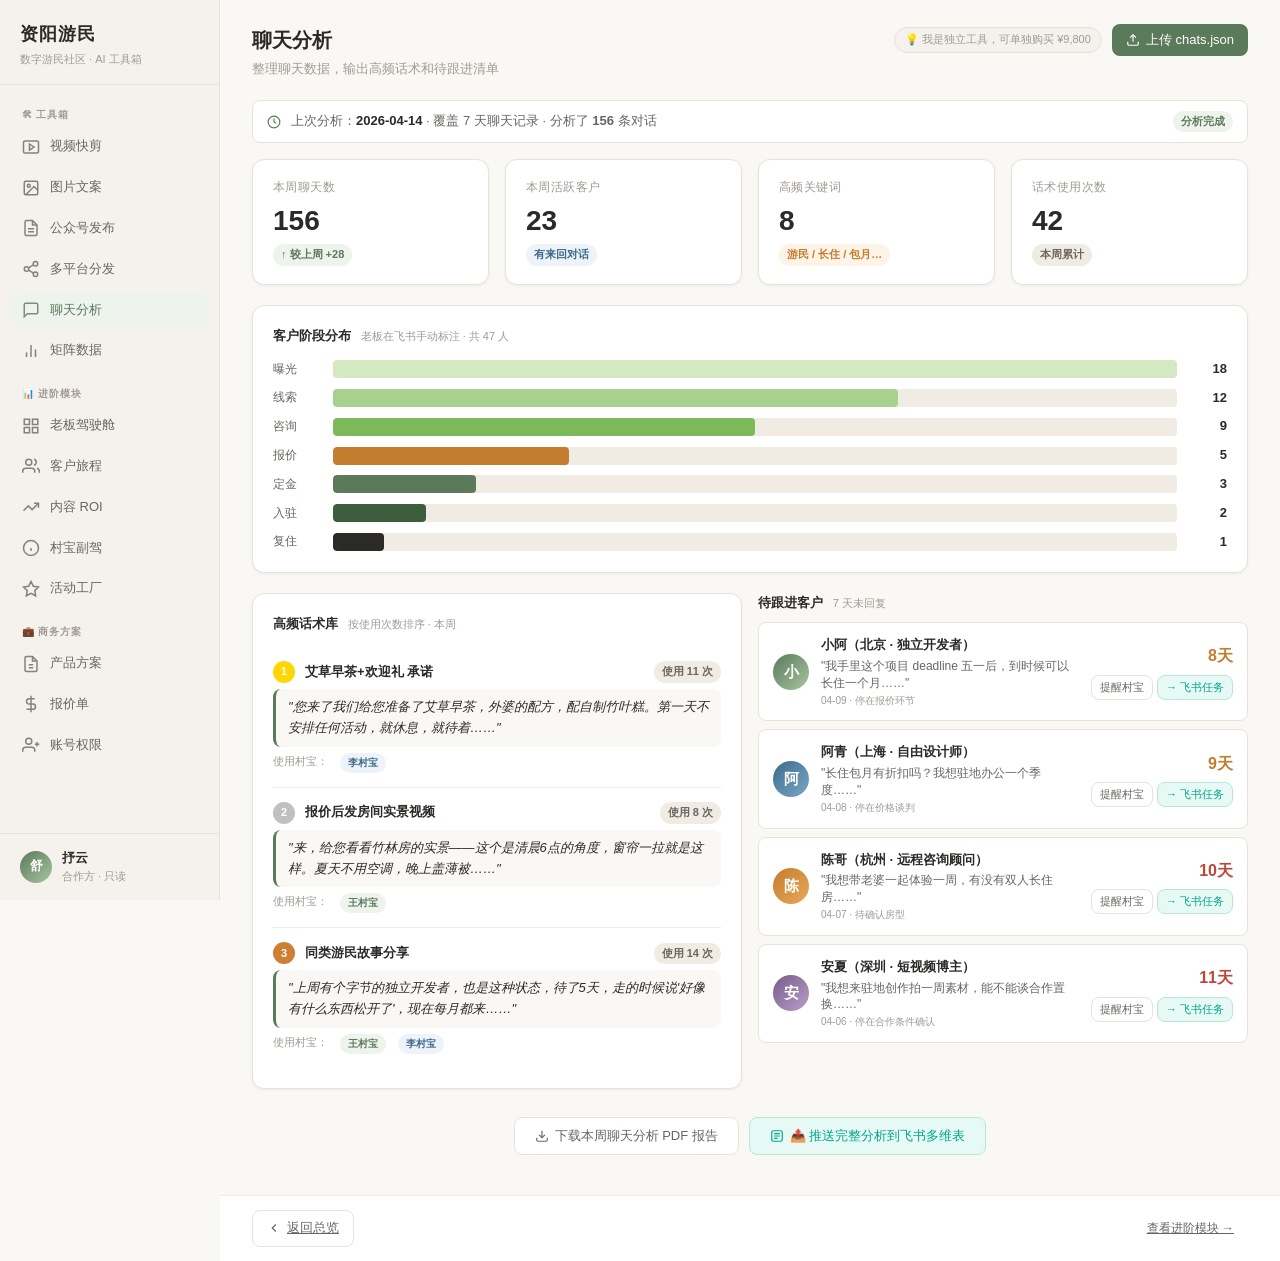
<file: tool-chat.html>
<!DOCTYPE html>
<html lang="zh-CN">
<head>
<meta charset="UTF-8">
<meta name="viewport" content="width=device-width, initial-scale=1.0">
<title>资阳游民 · 聊天分析</title>
<link rel="stylesheet" href="assets/style.css">
<style>
.nav-group-label {
  font-size: 10px; font-weight: 700; text-transform: uppercase;
  letter-spacing: 0.08em; color: var(--text-muted); padding: 10px 12px 4px;
}
.tool-notice {
  background: var(--bg-sidebar);
  border: 1px solid var(--border);
  border-radius: 20px;
  padding: 3px 10px;
  font-size: 11px;
  color: var(--text-muted);
  display: inline-flex;
  align-items: center;
  gap: 4px;
}
.page-footer-bar {
  display: flex; align-items: center; justify-content: space-between;
  padding: 14px 32px; border-top: 1px solid var(--border-light);
  background: var(--bg-card); margin-top: auto;
}

/* 漏斗图 */
/* 客户阶段横向条形图 */
.stage-bars { display: flex; flex-direction: column; gap: 8px; }
.stage-row {
  display: grid; grid-template-columns: 50px 1fr 40px;
  align-items: center; gap: 10px;
}
.stage-label { font-size: 12px; color: var(--text-secondary); font-weight: 500; }
.stage-bar-wrap {
  height: 18px; background: var(--border-light);
  border-radius: 4px; overflow: hidden;
}
.stage-bar {
  height: 100%; border-radius: 4px;
  transition: width 0.6s ease;
}
.stage-num { font-size: 13px; font-weight: 700; color: var(--text-primary); text-align: right; }

/* 话术排行 */
.script-rank-item {
  padding: 14px 0; border-bottom: 1px solid var(--border-light);
}
.script-rank-item:last-child { border-bottom: none; }
.script-rank-header {
  display: flex; align-items: center; gap: 10px; margin-bottom: 6px;
}
.rank-num {
  width: 22px; height: 22px; border-radius: 50%;
  display: flex; align-items: center; justify-content: center;
  font-size: 11px; font-weight: 700; flex-shrink: 0;
}
.rank-1 { background: #ffd700; color: white; }
.rank-2 { background: #c0c0c0; color: white; }
.rank-3 { background: #cd7f32; color: white; }
.script-content {
  font-size: 13px; color: var(--text-primary); line-height: 1.6;
  padding: 8px 12px; background: var(--bg);
  border-radius: var(--radius); border-left: 3px solid var(--accent-green);
  font-style: italic; margin-top: 4px;
}
.script-meta {
  display: flex; gap: 12px; margin-top: 6px; font-size: 11px;
}

/* 跟进客户 */
.followup-item {
  display: flex; align-items: center; gap: 12px;
  padding: 12px 14px; background: var(--bg-card);
  border: 1px solid var(--border); border-radius: var(--radius);
  margin-bottom: 8px; transition: border-color 0.15s;
}
.followup-item:hover { border-color: var(--accent-green); }
.followup-avatar {
  width: 36px; height: 36px; border-radius: 50%; flex-shrink: 0;
  display: flex; align-items: center; justify-content: center;
  font-size: 15px; font-weight: 700; color: white;
}
.followup-info { flex: 1; }
.followup-name { font-size: 13px; font-weight: 700; color: var(--text-primary); }
.followup-last { font-size: 12px; color: var(--text-secondary); margin-top: 2px; line-height: 1.4; }
.followup-days {
  font-size: 11px; color: var(--text-muted); flex-shrink: 0; text-align: right;
}
.btn-feishu {
  background: #e6f9f5; color: #00a68a; border: 1px solid #b8e6dd;
  font-size: 11px; font-weight: 500; cursor: pointer; font-family: var(--font);
  border-radius: var(--radius); transition: all 0.15s;
}
.btn-feishu:hover { background: #d0f0e8; }
</style>
</head>
<body>

<!-- 侧边导航 -->
<nav class="sidebar">
  <div class="sidebar-logo">
    <div class="logo-name">资阳游民</div>
    <div class="logo-sub">数字游民社区 · AI 工具箱</div>
  </div>
  <div class="sidebar-nav">
    <!-- 分组：工具箱 -->
    <div class="nav-group-label">🛠 工具箱</div>
    <a href="tool-video.html" class="nav-item">
      <svg class="nav-icon" viewBox="0 0 24 24" fill="none" stroke="currentColor" stroke-width="2"><rect x="2" y="4" width="20" height="16" rx="2"/><path d="m10 8 6 4-6 4V8z"/></svg>
      <span class="nav-label">视频快剪</span>
    </a>
    <a href="tool-image.html" class="nav-item">
      <svg class="nav-icon" viewBox="0 0 24 24" fill="none" stroke="currentColor" stroke-width="2"><rect x="3" y="3" width="18" height="18" rx="2"/><circle cx="9" cy="9" r="2"/><path d="m21 15-5-5L5 21"/></svg>
      <span class="nav-label">图片文案</span>
    </a>
    <a href="tool-gzh.html" class="nav-item">
      <svg class="nav-icon" viewBox="0 0 24 24" fill="none" stroke="currentColor" stroke-width="2"><path d="M14 2H6a2 2 0 0 0-2 2v16a2 2 0 0 0 2 2h12a2 2 0 0 0 2-2V8z"/><polyline points="14 2 14 8 20 8"/><line x1="16" y1="13" x2="8" y2="13"/><line x1="16" y1="17" x2="8" y2="17"/></svg>
      <span class="nav-label">公众号发布</span>
    </a>
    <a href="tool-publish.html" class="nav-item">
      <svg class="nav-icon" viewBox="0 0 24 24" fill="none" stroke="currentColor" stroke-width="2"><circle cx="18" cy="5" r="3"/><circle cx="6" cy="12" r="3"/><circle cx="18" cy="19" r="3"/><line x1="8.59" y1="13.51" x2="15.42" y2="17.49"/><line x1="15.41" y1="6.51" x2="8.59" y2="10.49"/></svg>
      <span class="nav-label">多平台分发</span>
    </a>
    <a href="tool-chat.html" class="nav-item active">
      <svg class="nav-icon" viewBox="0 0 24 24" fill="none" stroke="currentColor" stroke-width="2"><path d="M21 15a2 2 0 0 1-2 2H7l-4 4V5a2 2 0 0 1 2-2h14a2 2 0 0 1 2 2z"/></svg>
      <span class="nav-label">聊天分析</span>
    </a>
    <a href="tool-matrix.html" class="nav-item">
      <svg class="nav-icon" viewBox="0 0 24 24" fill="none" stroke="currentColor" stroke-width="2"><line x1="18" y1="20" x2="18" y2="10"/><line x1="12" y1="20" x2="12" y2="4"/><line x1="6" y1="20" x2="6" y2="14"/></svg>
      <span class="nav-label">矩阵数据</span>
    </a>
    <!-- 分组：进阶模块 -->
    <div class="nav-group-label" style="margin-top:6px;">📊 进阶模块</div>
    <a href="dashboard.html" class="nav-item">
      <svg class="nav-icon" viewBox="0 0 24 24" fill="none" stroke="currentColor" stroke-width="2"><rect x="3" y="3" width="7" height="7"/><rect x="14" y="3" width="7" height="7"/><rect x="14" y="14" width="7" height="7"/><rect x="3" y="14" width="7" height="7"/></svg>
      <span class="nav-label">老板驾驶舱</span>
    </a>
    <a href="crm.html" class="nav-item">
      <svg class="nav-icon" viewBox="0 0 24 24" fill="none" stroke="currentColor" stroke-width="2"><path d="M17 21v-2a4 4 0 0 0-4-4H5a4 4 0 0 0-4 4v2"/><circle cx="9" cy="7" r="4"/><path d="M23 21v-2a4 4 0 0 0-3-3.87M16 3.13a4 4 0 0 1 0 7.75"/></svg>
      <span class="nav-label">客户旅程</span>
    </a>
    <a href="content.html" class="nav-item">
      <svg class="nav-icon" viewBox="0 0 24 24" fill="none" stroke="currentColor" stroke-width="2"><polyline points="22 7 13.5 15.5 8.5 10.5 2 17"/><polyline points="16 7 22 7 22 13"/></svg>
      <span class="nav-label">内容 ROI</span>
    </a>
    <a href="cunbao.html" class="nav-item">
      <svg class="nav-icon" viewBox="0 0 24 24" fill="none" stroke="currentColor" stroke-width="2"><circle cx="12" cy="12" r="10"/><path d="M12 16v-4M12 8h.01"/></svg>
      <span class="nav-label">村宝副驾</span>
    </a>
    <a href="activity.html" class="nav-item">
      <svg class="nav-icon" viewBox="0 0 24 24" fill="none" stroke="currentColor" stroke-width="2"><polygon points="12 2 15.09 8.26 22 9.27 17 14.14 18.18 21.02 12 17.77 5.82 21.02 7 14.14 2 9.27 8.91 8.26 12 2"/></svg>
      <span class="nav-label">活动工厂</span>
    </a>
    <!-- 分组：商务方案 -->
    <div class="nav-group-label" style="margin-top:6px;">💼 商务方案</div>
    <a href="plan.html" class="nav-item">
      <svg class="nav-icon" viewBox="0 0 24 24" fill="none" stroke="currentColor" stroke-width="2"><path d="M14 2H6a2 2 0 0 0-2 2v16a2 2 0 0 0 2 2h12a2 2 0 0 0 2-2V8z"/><polyline points="14 2 14 8 20 8"/><line x1="9" y1="13" x2="15" y2="13"/><line x1="9" y1="17" x2="15" y2="17"/></svg>
      <span class="nav-label">产品方案</span>
    </a>
    <a href="pricing.html" class="nav-item">
      <svg class="nav-icon" viewBox="0 0 24 24" fill="none" stroke="currentColor" stroke-width="2"><line x1="12" y1="1" x2="12" y2="23"/><path d="M17 5H9.5a3.5 3.5 0 0 0 0 7h5a3.5 3.5 0 0 1 0 7H6"/></svg>
      <span class="nav-label">报价单</span>
    </a>
    <a href="team.html" class="nav-item">
      <svg class="nav-icon" viewBox="0 0 24 24" fill="none" stroke="currentColor" stroke-width="2"><path d="M17 21v-2a4 4 0 0 0-4-4H5a4 4 0 0 0-4 4v2"/><circle cx="9" cy="7" r="4"/><path d="M23 11h-6M20 8v6"/></svg>
      <span class="nav-label">账号权限</span>
    </a>
  </div>
  <div class="sidebar-footer">
    <div class="sidebar-user">
      <div class="user-avatar">舒</div>
      <div class="user-info">
        <div class="user-name">抒云</div>
        <div class="user-role">合作方 · 只读</div>
      </div>
    </div>
  </div>
</nav>

<main class="main" style="display:flex;flex-direction:column;">
  <div class="page-header">
    <div>
      <div class="page-title">聊天分析</div>
      <div class="page-subtitle">整理聊天数据，输出高频话术和待跟进清单</div>
    </div>
    <div style="display:flex;align-items:center;gap:10px;">
      <div class="tool-notice">💡 我是独立工具，可单独购买 ¥9,800</div>
      <button class="btn btn-primary">
        <svg width="14" height="14" viewBox="0 0 24 24" fill="none" stroke="currentColor" stroke-width="2"><path d="M21 15v4a2 2 0 0 1-2 2H5a2 2 0 0 1-2-2v-4"/><polyline points="17 8 12 3 7 8"/><line x1="12" y1="3" x2="12" y2="15"/></svg>
        上传 chats.json
      </button>
    </div>
  </div>

  <div class="page-content fade-in" style="flex:1;">

    <!-- 上次分析时间 -->
    <div style="display:flex;align-items:center;gap:10px;margin-bottom:16px;padding:10px 14px;background:var(--bg-card);border:1px solid var(--border);border-radius:var(--radius);">
      <svg width="14" height="14" viewBox="0 0 24 24" fill="none" stroke="var(--accent-green)" stroke-width="2"><circle cx="12" cy="12" r="10"/><polyline points="12 6 12 12 16 14"/></svg>
      <span style="font-size:13px;color:var(--text-secondary);">上次分析：<strong style="color:var(--text-primary)">2026-04-14</strong> · 覆盖 7 天聊天记录 · 分析了 <strong>156</strong> 条对话</span>
      <span style="margin-left:auto;" class="badge badge-green">分析完成</span>
    </div>

    <!-- KPI -->
    <div class="kpi-grid" style="margin-bottom:20px;">
      <div class="kpi-card">
        <div class="kpi-label">本周聊天数</div>
        <div class="kpi-value">156</div>
        <div class="kpi-meta"><span class="badge badge-green">↑ 较上周 +28</span></div>
      </div>
      <div class="kpi-card">
        <div class="kpi-label">本周活跃客户</div>
        <div class="kpi-value">23</div>
        <div class="kpi-meta"><span class="badge badge-blue">有来回对话</span></div>
      </div>
      <div class="kpi-card">
        <div class="kpi-label">高频关键词</div>
        <div class="kpi-value">8</div>
        <div class="kpi-meta"><span class="badge badge-amber">游民 / 长住 / 包月…</span></div>
      </div>
      <div class="kpi-card">
        <div class="kpi-label">话术使用次数</div>
        <div class="kpi-value">42</div>
        <div class="kpi-meta"><span class="badge badge-gray">本周累计</span></div>
      </div>
    </div>

    <!-- 客户阶段分布（横向条形图 · 老板手动标注） -->
    <div class="card" style="margin-bottom:20px;">
      <div style="display:flex;align-items:center;justify-content:space-between;margin-bottom:12px;">
        <div style="font-size:13px;font-weight:700;color:var(--text-primary);">
          客户阶段分布
          <span style="font-size:11px;color:var(--text-muted);font-weight:400;margin-left:6px;">老板在飞书手动标注 · 共 47 人</span>
        </div>
      </div>
      <div class="stage-bars">
        <div class="stage-row">
          <div class="stage-label">曝光</div>
          <div class="stage-bar-wrap"><div class="stage-bar" style="width:100%;background:#d4e8c2;"></div></div>
          <div class="stage-num">18</div>
        </div>
        <div class="stage-row">
          <div class="stage-label">线索</div>
          <div class="stage-bar-wrap"><div class="stage-bar" style="width:67%;background:#a8d18e;"></div></div>
          <div class="stage-num">12</div>
        </div>
        <div class="stage-row">
          <div class="stage-label">咨询</div>
          <div class="stage-bar-wrap"><div class="stage-bar" style="width:50%;background:#7db85a;"></div></div>
          <div class="stage-num">9</div>
        </div>
        <div class="stage-row">
          <div class="stage-label">报价</div>
          <div class="stage-bar-wrap"><div class="stage-bar" style="width:28%;background:#c47c2e;"></div></div>
          <div class="stage-num">5</div>
        </div>
        <div class="stage-row">
          <div class="stage-label">定金</div>
          <div class="stage-bar-wrap"><div class="stage-bar" style="width:17%;background:#5a7a5a;"></div></div>
          <div class="stage-num">3</div>
        </div>
        <div class="stage-row">
          <div class="stage-label">入驻</div>
          <div class="stage-bar-wrap"><div class="stage-bar" style="width:11%;background:#3d5e3d;"></div></div>
          <div class="stage-num">2</div>
        </div>
        <div class="stage-row">
          <div class="stage-label">复住</div>
          <div class="stage-bar-wrap"><div class="stage-bar" style="width:6%;background:#2c2a27;"></div></div>
          <div class="stage-num">1</div>
        </div>
      </div>
    </div>

    <!-- 两列区 -->
    <div style="display:grid;grid-template-columns:1fr 1fr;gap:16px;margin-bottom:20px;">

      <!-- 高频话术库 -->
      <div class="card">
        <div style="font-size:13px;font-weight:700;color:var(--text-primary);margin-bottom:12px;">
          高频话术库
          <span style="font-size:11px;color:var(--text-muted);font-weight:400;margin-left:6px;">按使用次数排序 · 本周</span>
        </div>

        <div class="script-rank-item">
          <div class="script-rank-header">
            <div class="rank-num rank-1">1</div>
            <div style="flex:1;">
              <div style="font-size:13px;font-weight:600;">艾草早茶+欢迎礼 承诺</div>
            </div>
            <span class="badge badge-gray">使用 11 次</span>
          </div>
          <div class="script-content">
            "您来了我们给您准备了艾草早茶，外婆的配方，配自制竹叶糕。第一天不安排任何活动，就休息，就待着……"
          </div>
          <div class="script-meta">
            <span style="color:var(--text-muted);">使用村宝：</span>
            <span class="badge badge-blue" style="font-size:10px;">李村宝</span>
          </div>
        </div>

        <div class="script-rank-item">
          <div class="script-rank-header">
            <div class="rank-num rank-2">2</div>
            <div style="flex:1;">
              <div style="font-size:13px;font-weight:600;">报价后发房间实景视频</div>
            </div>
            <span class="badge badge-gray">使用 8 次</span>
          </div>
          <div class="script-content">
            "来，给您看看竹林房的实景——这个是清晨6点的角度，窗帘一拉就是这样。夏天不用空调，晚上盖薄被……"
          </div>
          <div class="script-meta">
            <span style="color:var(--text-muted);">使用村宝：</span>
            <span class="badge badge-green" style="font-size:10px;">王村宝</span>
          </div>
        </div>

        <div class="script-rank-item">
          <div class="script-rank-header">
            <div class="rank-num rank-3">3</div>
            <div style="flex:1;">
              <div style="font-size:13px;font-weight:600;">同类游民故事分享</div>
            </div>
            <span class="badge badge-gray">使用 14 次</span>
          </div>
          <div class="script-content">
            "上周有个字节的独立开发者，也是这种状态，待了5天，走的时候说'好像有什么东西松开了'，现在每月都来……"
          </div>
          <div class="script-meta">
            <span style="color:var(--text-muted);">使用村宝：</span>
            <span class="badge badge-green" style="font-size:10px;">王村宝</span>
            <span class="badge badge-blue" style="font-size:10px;">李村宝</span>
          </div>
        </div>
      </div>

      <!-- 待跟进客户 -->
      <div>
        <div style="font-size:13px;font-weight:700;color:var(--text-primary);margin-bottom:8px;">
          待跟进客户
          <span style="font-size:11px;color:var(--text-muted);font-weight:400;margin-left:6px;">7 天未回复</span>
        </div>

        <div class="followup-item">
          <div class="followup-avatar" style="background:linear-gradient(135deg,#5a7a5a,#a8c5a0);">小</div>
          <div class="followup-info">
            <div class="followup-name">小阿（北京 · 独立开发者）</div>
            <div class="followup-last">"我手里这个项目 deadline 五一后，到时候可以长住一个月……"<br><span style="font-size:10px;color:var(--text-muted);">04-09 · 停在报价环节</span></div>
          </div>
          <div class="followup-days">
            <div style="font-size:16px;font-weight:700;color:var(--accent-amber);">8天</div>
            <div style="display:flex;gap:4px;margin-top:6px;">
              <button class="btn btn-secondary" style="font-size:11px;padding:4px 8px;">提醒村宝</button>
              <button class="btn-feishu" style="padding:4px 8px;">→ 飞书任务</button>
            </div>
          </div>
        </div>

        <div class="followup-item">
          <div class="followup-avatar" style="background:linear-gradient(135deg,#3d6a8a,#7aa8c7);">阿</div>
          <div class="followup-info">
            <div class="followup-name">阿青（上海 · 自由设计师）</div>
            <div class="followup-last">"长住包月有折扣吗？我想驻地办公一个季度……"<br><span style="font-size:10px;color:var(--text-muted);">04-08 · 停在价格谈判</span></div>
          </div>
          <div class="followup-days">
            <div style="font-size:16px;font-weight:700;color:var(--accent-amber);">9天</div>
            <div style="display:flex;gap:4px;margin-top:6px;">
              <button class="btn btn-secondary" style="font-size:11px;padding:4px 8px;">提醒村宝</button>
              <button class="btn-feishu" style="padding:4px 8px;">→ 飞书任务</button>
            </div>
          </div>
        </div>

        <div class="followup-item">
          <div class="followup-avatar" style="background:linear-gradient(135deg,#c47c2e,#e8a95a);">陈</div>
          <div class="followup-info">
            <div class="followup-name">陈哥（杭州 · 远程咨询顾问）</div>
            <div class="followup-last">"我想带老婆一起体验一周，有没有双人长住房……"<br><span style="font-size:10px;color:var(--text-muted);">04-07 · 待确认房型</span></div>
          </div>
          <div class="followup-days">
            <div style="font-size:16px;font-weight:700;color:var(--accent-red);">10天</div>
            <div style="display:flex;gap:4px;margin-top:6px;">
              <button class="btn btn-secondary" style="font-size:11px;padding:4px 8px;">提醒村宝</button>
              <button class="btn-feishu" style="padding:4px 8px;">→ 飞书任务</button>
            </div>
          </div>
        </div>

        <div class="followup-item">
          <div class="followup-avatar" style="background:linear-gradient(135deg,#7a5a8a,#b8a0c8);">安</div>
          <div class="followup-info">
            <div class="followup-name">安夏（深圳 · 短视频博主）</div>
            <div class="followup-last">"我想来驻地创作拍一周素材，能不能谈合作置换……"<br><span style="font-size:10px;color:var(--text-muted);">04-06 · 停在合作条件确认</span></div>
          </div>
          <div class="followup-days">
            <div style="font-size:16px;font-weight:700;color:var(--accent-red);">11天</div>
            <div style="display:flex;gap:4px;margin-top:6px;">
              <button class="btn btn-secondary" style="font-size:11px;padding:4px 8px;">提醒村宝</button>
              <button class="btn-feishu" style="padding:4px 8px;">→ 飞书任务</button>
            </div>
          </div>
        </div>

      </div>
    </div>

    <!-- 底部下载 -->
    <div style="text-align:center;padding:8px;display:flex;gap:10px;justify-content:center;">
      <button class="btn btn-secondary" style="padding:9px 20px;">
        <svg width="14" height="14" viewBox="0 0 24 24" fill="none" stroke="currentColor" stroke-width="2"><path d="M21 15v4a2 2 0 0 1-2 2H5a2 2 0 0 1-2-2v-4"/><polyline points="7 10 12 15 17 10"/><line x1="12" y1="15" x2="12" y2="3"/></svg>
        下载本周聊天分析 PDF 报告
      </button>
      <button class="btn-feishu" style="padding:9px 20px;font-size:13px;display:inline-flex;align-items:center;gap:6px;">
        <svg width="14" height="14" viewBox="0 0 24 24" fill="none" stroke="currentColor" stroke-width="2"><rect x="3" y="3" width="18" height="18" rx="3"/><path d="M7 8h10M7 12h10M7 16h6"/></svg>
        📤 推送完整分析到飞书多维表
      </button>
    </div>

  </div>

  <div class="page-footer-bar">
    <a href="index.html" class="btn btn-secondary">
      <svg width="14" height="14" viewBox="0 0 24 24" fill="none" stroke="currentColor" stroke-width="2"><polyline points="15 18 9 12 15 6"/></svg>
      返回总览
    </a>
    <a href="dashboard.html" class="btn btn-ghost" style="font-size:12px;">查看进阶模块 →</a>
  </div>
</main>

</body>
</html>
</file>
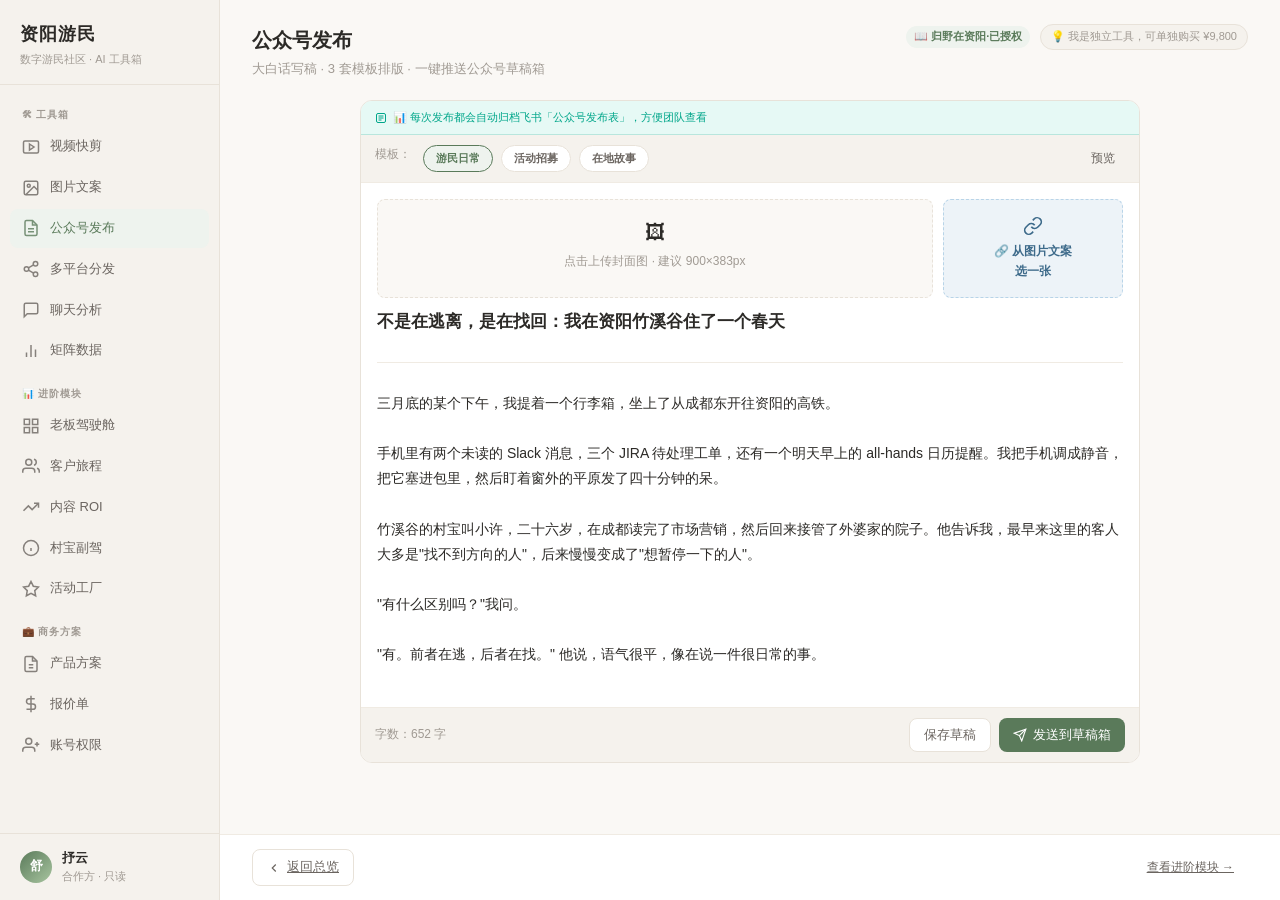
<file: tool-gzh.html>
<!DOCTYPE html>
<html lang="zh-CN">
<head>
<meta charset="UTF-8">
<meta name="viewport" content="width=device-width, initial-scale=1.0">
<title>资阳游民 · 公众号发布</title>
<link rel="stylesheet" href="assets/style.css">
<style>
.nav-group-label {
  font-size: 10px; font-weight: 700; text-transform: uppercase;
  letter-spacing: 0.08em; color: var(--text-muted); padding: 10px 12px 4px;
}
.tool-notice {
  background: var(--bg-sidebar);
  border: 1px solid var(--border);
  border-radius: 20px;
  padding: 3px 10px;
  font-size: 11px;
  color: var(--text-muted);
  display: inline-flex;
  align-items: center;
  gap: 4px;
}
.page-footer-bar {
  display: flex; align-items: center; justify-content: space-between;
  padding: 14px 32px; border-top: 1px solid var(--border-light);
  background: var(--bg-card); margin-top: auto;
}

/* 编辑区 */
.editor-wrapper {
  display: block;
  height: calc(100vh - 200px);
  max-width: 780px;
  margin: 0 auto;
}
.editor-panel {
  display: flex; flex-direction: column;
  background: var(--bg-card); border: 1px solid var(--border);
  border-radius: var(--radius-lg); overflow: hidden;
}
.editor-toolbar {
  display: flex; align-items: center; gap: 8px;
  padding: 10px 14px; border-bottom: 1px solid var(--border-light);
  background: var(--bg-sidebar); flex-shrink: 0;
}
.editor-body { flex: 1; padding: 16px; overflow-y: auto; display: flex; flex-direction: column; gap: 12px; }
.editor-title-input {
  width: 100%; border: none; outline: none;
  font-size: 17px; font-weight: 700; font-family: var(--font);
  color: var(--text-primary); background: transparent;
  padding: 0; line-height: 1.4;
}
.editor-title-input::placeholder { color: var(--text-muted); }
.editor-content-input {
  flex: 1; border: none; outline: none; resize: none;
  font-size: 14px; line-height: 1.8; font-family: var(--font);
  color: var(--text-primary); background: transparent; min-height: 300px;
}
.editor-content-input::placeholder { color: var(--text-muted); }
.cover-upload {
  border: 1.5px dashed var(--border); border-radius: var(--radius);
  padding: 16px; text-align: center; cursor: pointer;
  background: var(--bg); transition: border-color 0.15s;
}
.cover-upload:hover { border-color: var(--accent-green); }

/* 封面选择区（上传 + 从 T2 选） */
.cover-area {
  display: grid; grid-template-columns: 1fr 180px; gap: 10px;
}
.cover-select-btn {
  background: var(--accent-blue-light); border: 1.5px dashed #b8d4e8;
  border-radius: var(--radius); padding: 16px;
  text-align: center; cursor: pointer;
  color: var(--accent-blue); font-size: 12px; font-weight: 600;
  transition: all 0.15s; display: flex; flex-direction: column;
  align-items: center; justify-content: center; gap: 6px;
}
.cover-select-btn:hover { background: #dde8f3; border-style: solid; }
.cover-select-btn svg { width: 20px; height: 20px; }

/* T2 图片选择 modal */
.img-picker-modal { max-width: 560px !important; padding: 22px !important; }
.img-picker-title {
  font-size: 15px; font-weight: 700; color: var(--text-primary);
  margin-bottom: 4px;
}
.img-picker-sub {
  font-size: 12px; color: var(--text-muted); margin-bottom: 16px;
}
.img-picker-grid {
  display: grid; grid-template-columns: repeat(5, 1fr);
  gap: 8px; margin-bottom: 14px;
}
.img-picker-cell {
  position: relative; aspect-ratio: 1;
  border-radius: var(--radius); overflow: hidden;
  cursor: pointer; border: 2px solid transparent;
  transition: border-color 0.15s;
  display: flex; align-items: center; justify-content: center;
  font-size: 22px;
}
.img-picker-cell:hover { border-color: var(--accent-green); }
.img-picker-cell.selected {
  border-color: var(--accent-green);
  box-shadow: 0 0 0 3px var(--accent-green-light);
}
.img-picker-cell .img-meta {
  position: absolute; bottom: 0; left: 0; right: 0;
  background: rgba(0,0,0,0.6); color: white;
  font-size: 9px; padding: 3px 5px; text-align: center;
}
.img-picker-actions {
  display: flex; justify-content: flex-end; gap: 8px;
  padding-top: 12px; border-top: 1px solid var(--border-light);
}

/* 已选封面显示 */
.cover-selected {
  border: 1.5px solid var(--accent-green); background: var(--accent-green-light);
  border-radius: var(--radius); padding: 14px 16px;
  display: flex; align-items: center; gap: 12px;
}
.cover-selected-thumb {
  width: 50px; height: 40px; border-radius: 4px; flex-shrink: 0;
  display: flex; align-items: center; justify-content: center;
  font-size: 22px;
}
.cover-selected-info { flex: 1; font-size: 12px; color: var(--accent-green); }
.cover-selected-info strong { font-weight: 700; }

/* 模板选择 */
.template-row {
  display: flex; gap: 8px;
}
.tpl-btn {
  padding: 5px 12px; border-radius: 20px; font-size: 11px; font-weight: 600;
  border: 1.5px solid var(--border); cursor: pointer; background: var(--bg-card);
  color: var(--text-secondary); transition: all 0.15s;
}
.tpl-btn.active, .tpl-btn:hover {
  border-color: var(--accent-green); color: var(--accent-green);
  background: var(--accent-green-light);
}

/* 编辑器底部 */
.editor-footer {
  display: flex; align-items: center; justify-content: space-between;
  padding: 10px 14px; border-top: 1px solid var(--border-light);
  background: var(--bg-sidebar); flex-shrink: 0;
  font-size: 12px; color: var(--text-muted);
}

/* 成功 Modal */
.modal-overlay {
  display: none; position: fixed; inset: 0;
  background: rgba(0,0,0,0.4); z-index: 200;
  align-items: center; justify-content: center;
}
.modal-box {
  background: white; border-radius: 16px;
  padding: 32px; text-align: center; max-width: 320px;
  box-shadow: var(--shadow-lg);
}
.qr-placeholder {
  width: 120px; height: 120px; margin: 16px auto;
  background: linear-gradient(45deg, #2c2a27 25%, transparent 25%,transparent 75%, #2c2a27 75%),
              linear-gradient(45deg, #2c2a27 25%, transparent 25%,transparent 75%, #2c2a27 75%);
  background-size: 10px 10px; background-position: 0 0, 5px 5px;
  border-radius: 8px;
}
</style>
</head>
<body>

<!-- 侧边导航 -->
<nav class="sidebar">
  <div class="sidebar-logo">
    <div class="logo-name">资阳游民</div>
    <div class="logo-sub">数字游民社区 · AI 工具箱</div>
  </div>
  <div class="sidebar-nav">
    <!-- 分组：工具箱 -->
    <div class="nav-group-label">🛠 工具箱</div>
    <a href="tool-video.html" class="nav-item">
      <svg class="nav-icon" viewBox="0 0 24 24" fill="none" stroke="currentColor" stroke-width="2"><rect x="2" y="4" width="20" height="16" rx="2"/><path d="m10 8 6 4-6 4V8z"/></svg>
      <span class="nav-label">视频快剪</span>
    </a>
    <a href="tool-image.html" class="nav-item">
      <svg class="nav-icon" viewBox="0 0 24 24" fill="none" stroke="currentColor" stroke-width="2"><rect x="3" y="3" width="18" height="18" rx="2"/><circle cx="9" cy="9" r="2"/><path d="m21 15-5-5L5 21"/></svg>
      <span class="nav-label">图片文案</span>
    </a>
    <a href="tool-gzh.html" class="nav-item active">
      <svg class="nav-icon" viewBox="0 0 24 24" fill="none" stroke="currentColor" stroke-width="2"><path d="M14 2H6a2 2 0 0 0-2 2v16a2 2 0 0 0 2 2h12a2 2 0 0 0 2-2V8z"/><polyline points="14 2 14 8 20 8"/><line x1="16" y1="13" x2="8" y2="13"/><line x1="16" y1="17" x2="8" y2="17"/></svg>
      <span class="nav-label">公众号发布</span>
    </a>
    <a href="tool-publish.html" class="nav-item">
      <svg class="nav-icon" viewBox="0 0 24 24" fill="none" stroke="currentColor" stroke-width="2"><circle cx="18" cy="5" r="3"/><circle cx="6" cy="12" r="3"/><circle cx="18" cy="19" r="3"/><line x1="8.59" y1="13.51" x2="15.42" y2="17.49"/><line x1="15.41" y1="6.51" x2="8.59" y2="10.49"/></svg>
      <span class="nav-label">多平台分发</span>
    </a>
    <a href="tool-chat.html" class="nav-item">
      <svg class="nav-icon" viewBox="0 0 24 24" fill="none" stroke="currentColor" stroke-width="2"><path d="M21 15a2 2 0 0 1-2 2H7l-4 4V5a2 2 0 0 1 2-2h14a2 2 0 0 1 2 2z"/></svg>
      <span class="nav-label">聊天分析</span>
    </a>
    <a href="tool-matrix.html" class="nav-item">
      <svg class="nav-icon" viewBox="0 0 24 24" fill="none" stroke="currentColor" stroke-width="2"><line x1="18" y1="20" x2="18" y2="10"/><line x1="12" y1="20" x2="12" y2="4"/><line x1="6" y1="20" x2="6" y2="14"/></svg>
      <span class="nav-label">矩阵数据</span>
    </a>
    <!-- 分组：进阶模块 -->
    <div class="nav-group-label" style="margin-top:6px;">📊 进阶模块</div>
    <a href="dashboard.html" class="nav-item">
      <svg class="nav-icon" viewBox="0 0 24 24" fill="none" stroke="currentColor" stroke-width="2"><rect x="3" y="3" width="7" height="7"/><rect x="14" y="3" width="7" height="7"/><rect x="14" y="14" width="7" height="7"/><rect x="3" y="14" width="7" height="7"/></svg>
      <span class="nav-label">老板驾驶舱</span>
    </a>
    <a href="crm.html" class="nav-item">
      <svg class="nav-icon" viewBox="0 0 24 24" fill="none" stroke="currentColor" stroke-width="2"><path d="M17 21v-2a4 4 0 0 0-4-4H5a4 4 0 0 0-4 4v2"/><circle cx="9" cy="7" r="4"/><path d="M23 21v-2a4 4 0 0 0-3-3.87M16 3.13a4 4 0 0 1 0 7.75"/></svg>
      <span class="nav-label">客户旅程</span>
    </a>
    <a href="content.html" class="nav-item">
      <svg class="nav-icon" viewBox="0 0 24 24" fill="none" stroke="currentColor" stroke-width="2"><polyline points="22 7 13.5 15.5 8.5 10.5 2 17"/><polyline points="16 7 22 7 22 13"/></svg>
      <span class="nav-label">内容 ROI</span>
    </a>
    <a href="cunbao.html" class="nav-item">
      <svg class="nav-icon" viewBox="0 0 24 24" fill="none" stroke="currentColor" stroke-width="2"><circle cx="12" cy="12" r="10"/><path d="M12 16v-4M12 8h.01"/></svg>
      <span class="nav-label">村宝副驾</span>
    </a>
    <a href="activity.html" class="nav-item">
      <svg class="nav-icon" viewBox="0 0 24 24" fill="none" stroke="currentColor" stroke-width="2"><polygon points="12 2 15.09 8.26 22 9.27 17 14.14 18.18 21.02 12 17.77 5.82 21.02 7 14.14 2 9.27 8.91 8.26 12 2"/></svg>
      <span class="nav-label">活动工厂</span>
    </a>
    <!-- 分组：商务方案 -->
    <div class="nav-group-label" style="margin-top:6px;">💼 商务方案</div>
    <a href="plan.html" class="nav-item">
      <svg class="nav-icon" viewBox="0 0 24 24" fill="none" stroke="currentColor" stroke-width="2"><path d="M14 2H6a2 2 0 0 0-2 2v16a2 2 0 0 0 2 2h12a2 2 0 0 0 2-2V8z"/><polyline points="14 2 14 8 20 8"/><line x1="9" y1="13" x2="15" y2="13"/><line x1="9" y1="17" x2="15" y2="17"/></svg>
      <span class="nav-label">产品方案</span>
    </a>
    <a href="pricing.html" class="nav-item">
      <svg class="nav-icon" viewBox="0 0 24 24" fill="none" stroke="currentColor" stroke-width="2"><line x1="12" y1="1" x2="12" y2="23"/><path d="M17 5H9.5a3.5 3.5 0 0 0 0 7h5a3.5 3.5 0 0 1 0 7H6"/></svg>
      <span class="nav-label">报价单</span>
    </a>
    <a href="team.html" class="nav-item">
      <svg class="nav-icon" viewBox="0 0 24 24" fill="none" stroke="currentColor" stroke-width="2"><path d="M17 21v-2a4 4 0 0 0-4-4H5a4 4 0 0 0-4 4v2"/><circle cx="9" cy="7" r="4"/><path d="M23 11h-6M20 8v6"/></svg>
      <span class="nav-label">账号权限</span>
    </a>
  </div>
  <div class="sidebar-footer">
    <div class="sidebar-user">
      <div class="user-avatar">舒</div>
      <div class="user-info">
        <div class="user-name">抒云</div>
        <div class="user-role">合作方 · 只读</div>
      </div>
    </div>
  </div>
</nav>

<main class="main" style="display:flex;flex-direction:column;">
  <div class="page-header">
    <div>
      <div class="page-title">公众号发布</div>
      <div class="page-subtitle">大白话写稿 · 3 套模板排版 · 一键推送公众号草稿箱</div>
    </div>
    <div style="display:flex;align-items:center;gap:10px;">
      <span class="badge badge-green">📖 归野在资阳·已授权</span>
      <div class="tool-notice">💡 我是独立工具，可单独购买 ¥9,800</div>
    </div>
  </div>

  <div class="page-content fade-in" style="flex:1;padding-bottom:0;">
    <div class="editor-wrapper">

      <!-- 编辑区 -->
      <div class="editor-panel">
        <div style="padding:8px 14px;background:#e6f9f5;border-bottom:1px solid #b8e6dd;font-size:11px;color:#00a68a;display:flex;align-items:center;gap:6px;">
          <svg width="12" height="12" viewBox="0 0 24 24" fill="none" stroke="currentColor" stroke-width="2"><rect x="3" y="3" width="18" height="18" rx="3"/><path d="M7 8h10M7 12h10M7 16h6"/></svg>
          📊 每次发布都会自动归档飞书「公众号发布表」，方便团队查看
        </div>
        <div class="editor-toolbar">
          <div class="template-row">
            <span style="font-size:12px;color:var(--text-muted);margin-right:4px;">模板：</span>
            <button class="tpl-btn active">游民日常</button>
            <button class="tpl-btn">活动招募</button>
            <button class="tpl-btn">在地故事</button>
          </div>
          <div style="margin-left:auto;display:flex;gap:6px;">
            <button class="btn btn-ghost" style="font-size:12px;padding:4px 10px;">预览</button>
          </div>
        </div>

        <div class="editor-body">
          <!-- 封面图 -->
          <div class="cover-area">
            <div class="cover-upload">
              <div style="font-size:20px;margin-bottom:4px;">🖼</div>
              <div style="font-size:12px;color:var(--text-muted);">点击上传封面图 · 建议 900×383px</div>
            </div>
            <div class="cover-select-btn" onclick="document.getElementById('imgPickerModal').style.display='flex'">
              <svg viewBox="0 0 24 24" fill="none" stroke="currentColor" stroke-width="2"><path d="M10 13a5 5 0 0 0 7.54.54l3-3a5 5 0 0 0-7.07-7.07l-1.72 1.71"/><path d="M14 11a5 5 0 0 0-7.54-.54l-3 3a5 5 0 0 0 7.07 7.07l1.71-1.71"/></svg>
              <div>🔗 从图片文案<br>选一张</div>
            </div>
          </div>

          <!-- 标题 -->
          <input class="editor-title-input" placeholder="文章标题（不超过 64 字）" value="不是在逃离，是在找回：我在资阳竹溪谷住了一个春天">

          <!-- 分割线 -->
          <hr class="divider">

          <!-- 正文 -->
          <textarea class="editor-content-input" placeholder="开始写正文...">三月底的某个下午，我提着一个行李箱，坐上了从成都东开往资阳的高铁。

手机里有两个未读的 Slack 消息，三个 JIRA 待处理工单，还有一个明天早上的 all-hands 日历提醒。我把手机调成静音，把它塞进包里，然后盯着窗外的平原发了四十分钟的呆。

竹溪谷的村宝叫小许，二十六岁，在成都读完了市场营销，然后回来接管了外婆家的院子。他告诉我，最早来这里的客人大多是"找不到方向的人"，后来慢慢变成了"想暂停一下的人"。

"有什么区别吗？"我问。

"有。前者在逃，后者在找。" 他说，语气很平，像在说一件很日常的事。

我住了二十一天。带着笔记本电脑，只开了两次。

春天的竹林是绿色的，但不是你以为的那种绿。是带着一点灰的、雾气里的绿，跟城市里盆栽的绿完全不同。早上六点走进去，你会感觉到什么叫"还没睡醒的植物"——空气是黏的，脚踩下去有声音，鸟叫是随机的。

我在那里开始重新学着吃早饭，不看手机地吃。</textarea>
        </div>

        <div class="editor-footer">
          <span>字数：652 字</span>
          <div style="display:flex;gap:8px;">
            <button class="btn btn-secondary">保存草稿</button>
            <button class="btn btn-primary" onclick="document.getElementById('successModal').style.display='flex'">
              <svg width="14" height="14" viewBox="0 0 24 24" fill="none" stroke="currentColor" stroke-width="2"><line x1="22" y1="2" x2="11" y2="13"/><polygon points="22 2 15 22 11 13 2 9 22 2"/></svg>
              发送到草稿箱
            </button>
          </div>
        </div>
      </div>

    </div>
  </div>

  <div class="page-footer-bar">
    <a href="index.html" class="btn btn-secondary">
      <svg width="14" height="14" viewBox="0 0 24 24" fill="none" stroke="currentColor" stroke-width="2"><polyline points="15 18 9 12 15 6"/></svg>
      返回总览
    </a>
    <a href="dashboard.html" class="btn btn-ghost" style="font-size:12px;">查看进阶模块 →</a>
  </div>
</main>

<!-- 成功 Modal -->
<div class="modal-overlay" id="successModal" onclick="this.style.display='none'">
  <div class="modal-box" onclick="event.stopPropagation()">
    <div style="font-size:32px;margin-bottom:8px;">✅</div>
    <div style="font-size:16px;font-weight:700;margin-bottom:4px;">已成功推送到草稿箱</div>
    <div style="font-size:13px;color:var(--text-muted);margin-bottom:16px;">扫描二维码直达草稿箱预览并发布</div>
    <div class="qr-placeholder"></div>
    <div style="font-size:11px;color:var(--text-muted);margin-top:12px;">二维码有效期 5 分钟</div>
    <div style="margin-top:14px;padding:10px 12px;background:#e6f9f5;border-radius:8px;font-size:12px;color:#00a68a;display:flex;align-items:center;gap:6px;text-align:left;line-height:1.5;">
      <svg width="14" height="14" viewBox="0 0 24 24" fill="none" stroke="currentColor" stroke-width="2" style="flex-shrink:0;"><rect x="3" y="3" width="18" height="18" rx="3"/><path d="M7 8h10M7 12h10M7 16h6"/></svg>
      <span>同时记录已同步到飞书「公众号发布表」</span>
    </div>
    <button class="btn btn-secondary" style="margin-top:14px;width:100%;justify-content:center;" onclick="document.getElementById('successModal').style.display='none'">关闭</button>
  </div>
</div>

<!-- T2 图片选择 Modal -->
<div class="modal-overlay" id="imgPickerModal" onclick="this.style.display='none'">
  <div class="modal-box img-picker-modal" onclick="event.stopPropagation()" style="text-align:left;">
    <div class="img-picker-title">从图片文案选一张作为封面</div>
    <div class="img-picker-sub">图片文案最近生成的 10 张 · 点击选择</div>

    <div class="img-picker-grid">
      <div class="img-picker-cell" style="background:linear-gradient(135deg,#eef3ee,#d4e8c2);" onclick="selectCoverImg(this)">
        🌿
        <div class="img-meta">卡片1 · 14:35</div>
      </div>
      <div class="img-picker-cell" style="background:linear-gradient(135deg,#fdf4e7,#f5d5a0);" onclick="selectCoverImg(this)">
        🎵
        <div class="img-meta">卡片1 · 14:35</div>
      </div>
      <div class="img-picker-cell" style="background:linear-gradient(135deg,#eef3ee,#a8d18e);" onclick="selectCoverImg(this)">
        🌾
        <div class="img-meta">卡片2 · 13:42</div>
      </div>
      <div class="img-picker-cell" style="background:linear-gradient(135deg,#fdf4e7,#e8a95a);" onclick="selectCoverImg(this)">
        🍳
        <div class="img-meta">卡片2 · 13:42</div>
      </div>
      <div class="img-picker-cell" style="background:linear-gradient(135deg,#edf3f8,#b8d4e8);" onclick="selectCoverImg(this)">
        🛖
        <div class="img-meta">卡片3 · 11:28</div>
      </div>
      <div class="img-picker-cell" style="background:linear-gradient(135deg,#f5f0ff,#d4b8f0);" onclick="selectCoverImg(this)">
        🌸
        <div class="img-meta">卡片3 · 11:28</div>
      </div>
      <div class="img-picker-cell" style="background:linear-gradient(135deg,#eef3ee,#5a7a5a);color:white;" onclick="selectCoverImg(this)">
        🏃
        <div class="img-meta">卡片4 · 10:15</div>
      </div>
      <div class="img-picker-cell" style="background:linear-gradient(135deg,#fdf4e7,#f5d5a0);" onclick="selectCoverImg(this)">
        🧘
        <div class="img-meta">卡片4 · 10:15</div>
      </div>
      <div class="img-picker-cell" style="background:linear-gradient(135deg,#fdf0ef,#f0b8b4);" onclick="selectCoverImg(this)">
        👧
        <div class="img-meta">卡片5 · 09:52</div>
      </div>
      <div class="img-picker-cell" style="background:linear-gradient(135deg,#eef3ee,#d4e8c2);" onclick="selectCoverImg(this)">
        🌱
        <div class="img-meta">卡片5 · 09:52</div>
      </div>
    </div>

    <div class="img-picker-actions">
      <button class="btn btn-secondary" onclick="document.getElementById('imgPickerModal').style.display='none'">取消</button>
      <button class="btn btn-primary" onclick="confirmCoverSelection()">确认选择</button>
    </div>
  </div>
</div>

<script>
function selectCoverImg(el) {
  document.querySelectorAll('.img-picker-cell').forEach(x => x.classList.remove('selected'));
  el.classList.add('selected');
}

function confirmCoverSelection() {
  const selected = document.querySelector('.img-picker-cell.selected');
  if (!selected) {
    alert('请先点击选择一张图');
    return;
  }
  const emoji = selected.childNodes[0].textContent.trim();
  const meta = selected.querySelector('.img-meta').textContent;
  const bg = selected.style.background;

  const coverArea = document.querySelector('.cover-area');
  coverArea.innerHTML = `
    <div class="cover-selected">
      <div class="cover-selected-thumb" style="background:${bg};">${emoji}</div>
      <div class="cover-selected-info">
        <strong>✓ 已选封面</strong><br>
        来自图片文案 · ${meta}
      </div>
      <button class="btn btn-secondary" style="font-size:11px;padding:4px 10px;" onclick="resetCover()">重选</button>
    </div>
  `;
  document.getElementById('imgPickerModal').style.display = 'none';
}

function resetCover() {
  location.reload();
}
</script>

</body>
</html>
</file>
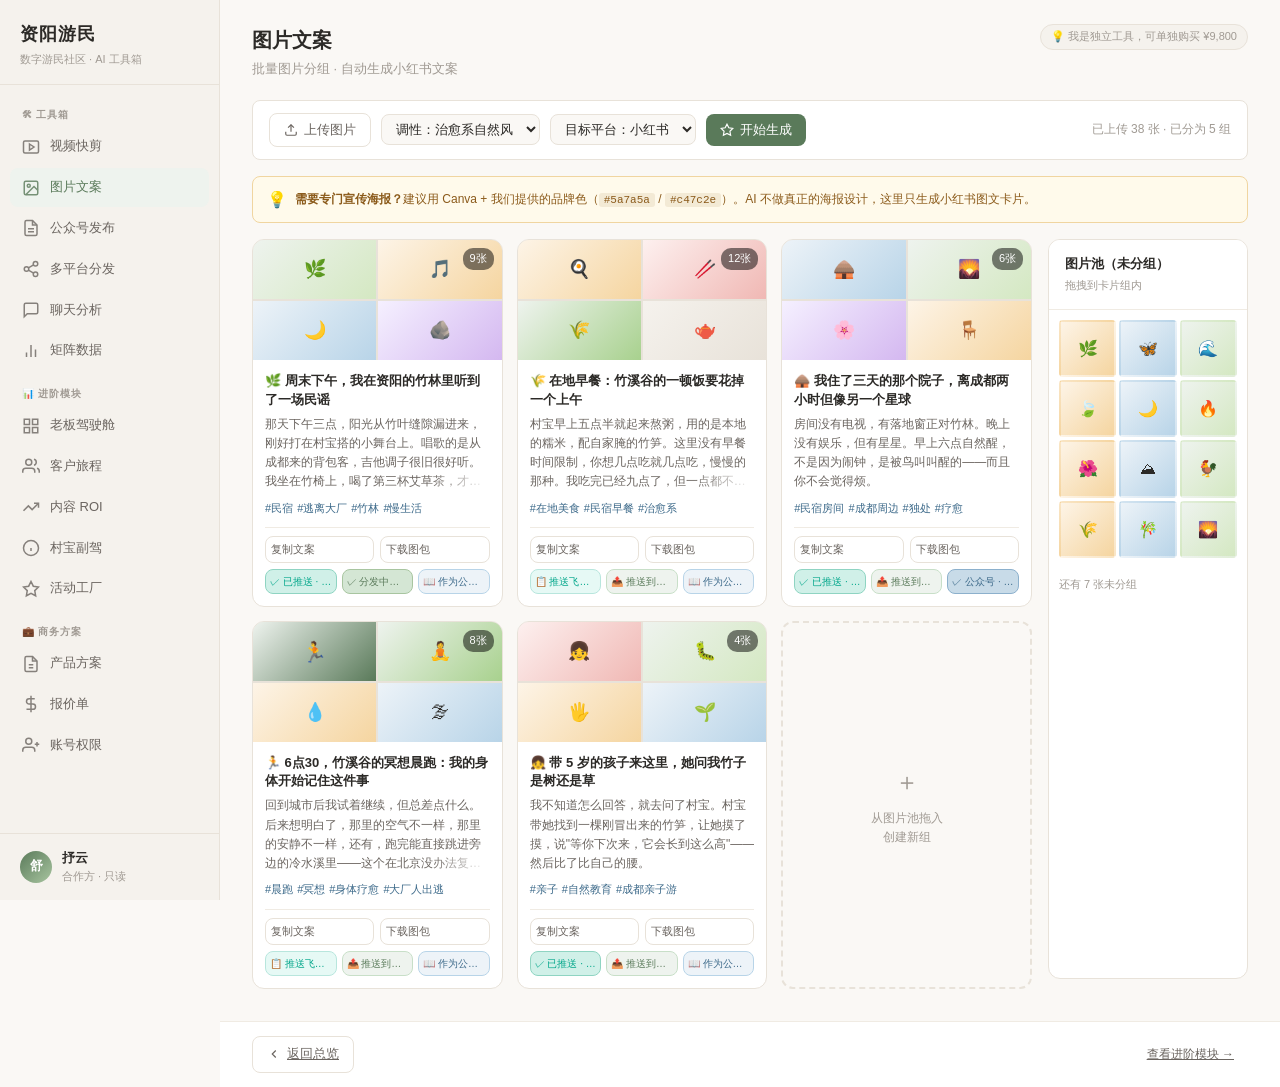
<file: tool-image.html>
<!DOCTYPE html>
<html lang="zh-CN">
<head>
<meta charset="UTF-8">
<meta name="viewport" content="width=device-width, initial-scale=1.0">
<title>资阳游民 · 图片文案</title>
<link rel="stylesheet" href="assets/style.css">
<style>
.nav-group-label {
  font-size: 10px; font-weight: 700; text-transform: uppercase;
  letter-spacing: 0.08em; color: var(--text-muted); padding: 10px 12px 4px;
}
.tool-notice {
  background: var(--bg-sidebar);
  border: 1px solid var(--border);
  border-radius: 20px;
  padding: 3px 10px;
  font-size: 11px;
  color: var(--text-muted);
  display: inline-flex;
  align-items: center;
  gap: 4px;
}
.page-footer-bar {
  display: flex; align-items: center; justify-content: space-between;
  padding: 14px 32px; border-top: 1px solid var(--border-light);
  background: var(--bg-card); margin-top: auto;
}

/* 操作栏 */
.action-bar {
  display: flex; align-items: center; gap: 10px; margin-bottom: 16px;
  padding: 12px 16px; background: var(--bg-card);
  border: 1px solid var(--border); border-radius: var(--radius);
}
.select-input {
  border: 1px solid var(--border); border-radius: var(--radius);
  padding: 6px 10px; font-size: 13px; color: var(--text-primary);
  background: var(--bg); font-family: var(--font); cursor: pointer;
}

/* 小红书卡片网格 */
.xhs-grid {
  display: grid;
  grid-template-columns: repeat(3, 1fr);
  gap: 14px;
}
.xhs-card {
  background: var(--bg-card);
  border: 1px solid var(--border);
  border-radius: var(--radius-lg);
  overflow: hidden;
  transition: box-shadow 0.2s;
}
.xhs-card:hover { box-shadow: var(--shadow); }

.xhs-img-grid {
  display: grid; grid-template-columns: 1fr 1fr;
  grid-template-rows: 1fr 1fr; gap: 2px;
  height: 120px; background: var(--border);
}
.xhs-img-cell {
  background: linear-gradient(135deg, #eef3ee, #d4e8c2);
  display: flex; align-items: center; justify-content: center;
  font-size: 18px;
}
.xhs-img-cell:nth-child(2) { background: linear-gradient(135deg, #fdf4e7, #f5d5a0); }
.xhs-img-cell:nth-child(3) { background: linear-gradient(135deg, #edf3f8, #b8d4e8); }
.xhs-img-cell:nth-child(4) { background: linear-gradient(135deg, #f5f0ff, #d4b8f0); }

.xhs-body { padding: 12px; }
.xhs-title {
  font-size: 13px; font-weight: 700; color: var(--text-primary);
  line-height: 1.4; margin-bottom: 6px;
}
.xhs-content {
  font-size: 12px; color: var(--text-secondary); line-height: 1.6;
  display: -webkit-box; -webkit-line-clamp: 4; -webkit-box-orient: vertical;
  overflow: hidden; position: relative; margin-bottom: 8px;
}
.xhs-content::after {
  content: ''; position: absolute; bottom: 0; right: 0;
  width: 60px; height: 20px;
  background: linear-gradient(to right, transparent, white);
}
.xhs-tags { display: flex; flex-wrap: wrap; gap: 4px; margin-bottom: 10px; }
.xhs-tag {
  font-size: 11px; color: var(--accent-blue); cursor: pointer;
}
.xhs-actions {
  display: flex; flex-direction: column;
  gap: 6px; padding-top: 8px;
  border-top: 1px solid var(--border-light);
}
.xhs-actions-row { display: grid; grid-template-columns: 1fr 1fr; gap: 6px; }
.xhs-push-row { display: grid; grid-template-columns: 1fr 1fr 1fr; gap: 5px; }
.btn-push {
  font-size: 10px; padding: 5px 4px; font-weight: 500;
  border-radius: var(--radius); cursor: pointer; font-family: var(--font);
  transition: all 0.15s; border: 1px solid;
  text-align: center; line-height: 1.3;
  white-space: nowrap; overflow: hidden; text-overflow: ellipsis;
}
/* 飞书素材库（绿色系） */
.btn-push-feishu {
  background: #e6f9f5; color: #00a68a; border-color: #b8e6dd;
}
.btn-push-feishu:hover { background: #d0f0e8; }
.btn-push-feishu.pushed { background: #d0f0e8; color: #00a68a; border-color: #8fd4c2; }
/* 分发中心（浅绿系） */
.btn-push-pub {
  background: var(--accent-green-light); color: var(--accent-green); border-color: #c8dfc8;
}
.btn-push-pub:hover { background: #dfe9df; }
.btn-push-pub.pushed { background: #d4e6d4; border-color: #a8c5a0; }
/* 公众号封面（浅蓝系） */
.btn-push-gzh {
  background: var(--accent-blue-light); color: var(--accent-blue); border-color: #b8d4e8;
}
.btn-push-gzh:hover { background: #dde8f3; }
.btn-push-gzh.pushed { background: #c8dbe8; border-color: #8cb0cc; }
.btn-feishu {
  background: #e6f9f5; color: #00a68a; border: 1px solid #b8e6dd;
  font-size: 11px; padding: 5px; font-weight: 500;
  border-radius: var(--radius); cursor: pointer; font-family: var(--font);
  transition: all 0.15s;
}
.btn-feishu:hover { background: #d0f0e8; }
.btn-feishu.pushed { background: #d0f0e8; color: #00a68a; }

/* Canva 诚实提示 */
.canva-notice {
  background: #fffaeb; border: 1px solid #f0d5a0;
  border-radius: var(--radius); padding: 10px 14px;
  font-size: 12px; color: #8b5a1a; line-height: 1.6;
  display: flex; align-items: center; gap: 8px;
  margin-bottom: 16px;
}
.canva-notice strong { font-weight: 700; }
.canva-notice code {
  background: rgba(139,90,26,0.1); padding: 1px 5px;
  border-radius: 3px; font-size: 11px; font-family: monospace;
}
.img-count-badge {
  position: absolute; top: 8px; right: 8px;
  background: rgba(0,0,0,0.5); color: white;
  border-radius: 10px; padding: 2px 7px; font-size: 11px;
}

/* 右侧图片池 */
.photo-pool {
  background: var(--bg-card);
  border: 1px solid var(--border);
  border-radius: var(--radius-lg);
  height: calc(100vh - 160px);
  overflow-y: auto;
}
.pool-header {
  padding: 14px 16px; border-bottom: 1px solid var(--border-light);
  font-size: 13px; font-weight: 700; color: var(--text-primary);
  position: sticky; top: 0; background: var(--bg-card);
}
.pool-grid {
  display: grid; grid-template-columns: repeat(3, 1fr);
  gap: 3px; padding: 10px;
}
.pool-img {
  aspect-ratio: 1; border-radius: 4px;
  background: linear-gradient(135deg, #eef3ee, #d4e8c2);
  display: flex; align-items: center; justify-content: center;
  font-size: 16px; cursor: grab; border: 2px solid transparent;
  transition: border-color 0.15s;
}
.pool-img:hover { border-color: var(--accent-green); }
.pool-img:nth-child(3n+1) { background: linear-gradient(135deg,#fdf4e7,#f5d5a0); }
.pool-img:nth-child(3n+2) { background: linear-gradient(135deg,#edf3f8,#b8d4e8); }
</style>
</head>
<body>

<!-- 侧边导航 -->
<nav class="sidebar">
  <div class="sidebar-logo">
    <div class="logo-name">资阳游民</div>
    <div class="logo-sub">数字游民社区 · AI 工具箱</div>
  </div>
  <div class="sidebar-nav">
    <!-- 分组：工具箱 -->
    <div class="nav-group-label">🛠 工具箱</div>
    <a href="tool-video.html" class="nav-item">
      <svg class="nav-icon" viewBox="0 0 24 24" fill="none" stroke="currentColor" stroke-width="2"><rect x="2" y="4" width="20" height="16" rx="2"/><path d="m10 8 6 4-6 4V8z"/></svg>
      <span class="nav-label">视频快剪</span>
    </a>
    <a href="tool-image.html" class="nav-item active">
      <svg class="nav-icon" viewBox="0 0 24 24" fill="none" stroke="currentColor" stroke-width="2"><rect x="3" y="3" width="18" height="18" rx="2"/><circle cx="9" cy="9" r="2"/><path d="m21 15-5-5L5 21"/></svg>
      <span class="nav-label">图片文案</span>
    </a>
    <a href="tool-gzh.html" class="nav-item">
      <svg class="nav-icon" viewBox="0 0 24 24" fill="none" stroke="currentColor" stroke-width="2"><path d="M14 2H6a2 2 0 0 0-2 2v16a2 2 0 0 0 2 2h12a2 2 0 0 0 2-2V8z"/><polyline points="14 2 14 8 20 8"/><line x1="16" y1="13" x2="8" y2="13"/><line x1="16" y1="17" x2="8" y2="17"/></svg>
      <span class="nav-label">公众号发布</span>
    </a>
    <a href="tool-publish.html" class="nav-item">
      <svg class="nav-icon" viewBox="0 0 24 24" fill="none" stroke="currentColor" stroke-width="2"><circle cx="18" cy="5" r="3"/><circle cx="6" cy="12" r="3"/><circle cx="18" cy="19" r="3"/><line x1="8.59" y1="13.51" x2="15.42" y2="17.49"/><line x1="15.41" y1="6.51" x2="8.59" y2="10.49"/></svg>
      <span class="nav-label">多平台分发</span>
    </a>
    <a href="tool-chat.html" class="nav-item">
      <svg class="nav-icon" viewBox="0 0 24 24" fill="none" stroke="currentColor" stroke-width="2"><path d="M21 15a2 2 0 0 1-2 2H7l-4 4V5a2 2 0 0 1 2-2h14a2 2 0 0 1 2 2z"/></svg>
      <span class="nav-label">聊天分析</span>
    </a>
    <a href="tool-matrix.html" class="nav-item">
      <svg class="nav-icon" viewBox="0 0 24 24" fill="none" stroke="currentColor" stroke-width="2"><line x1="18" y1="20" x2="18" y2="10"/><line x1="12" y1="20" x2="12" y2="4"/><line x1="6" y1="20" x2="6" y2="14"/></svg>
      <span class="nav-label">矩阵数据</span>
    </a>
    <!-- 分组：进阶模块 -->
    <div class="nav-group-label" style="margin-top:6px;">📊 进阶模块</div>
    <a href="dashboard.html" class="nav-item">
      <svg class="nav-icon" viewBox="0 0 24 24" fill="none" stroke="currentColor" stroke-width="2"><rect x="3" y="3" width="7" height="7"/><rect x="14" y="3" width="7" height="7"/><rect x="14" y="14" width="7" height="7"/><rect x="3" y="14" width="7" height="7"/></svg>
      <span class="nav-label">老板驾驶舱</span>
    </a>
    <a href="crm.html" class="nav-item">
      <svg class="nav-icon" viewBox="0 0 24 24" fill="none" stroke="currentColor" stroke-width="2"><path d="M17 21v-2a4 4 0 0 0-4-4H5a4 4 0 0 0-4 4v2"/><circle cx="9" cy="7" r="4"/><path d="M23 21v-2a4 4 0 0 0-3-3.87M16 3.13a4 4 0 0 1 0 7.75"/></svg>
      <span class="nav-label">客户旅程</span>
    </a>
    <a href="content.html" class="nav-item">
      <svg class="nav-icon" viewBox="0 0 24 24" fill="none" stroke="currentColor" stroke-width="2"><polyline points="22 7 13.5 15.5 8.5 10.5 2 17"/><polyline points="16 7 22 7 22 13"/></svg>
      <span class="nav-label">内容 ROI</span>
    </a>
    <a href="cunbao.html" class="nav-item">
      <svg class="nav-icon" viewBox="0 0 24 24" fill="none" stroke="currentColor" stroke-width="2"><circle cx="12" cy="12" r="10"/><path d="M12 16v-4M12 8h.01"/></svg>
      <span class="nav-label">村宝副驾</span>
    </a>
    <a href="activity.html" class="nav-item">
      <svg class="nav-icon" viewBox="0 0 24 24" fill="none" stroke="currentColor" stroke-width="2"><polygon points="12 2 15.09 8.26 22 9.27 17 14.14 18.18 21.02 12 17.77 5.82 21.02 7 14.14 2 9.27 8.91 8.26 12 2"/></svg>
      <span class="nav-label">活动工厂</span>
    </a>
    <!-- 分组：商务方案 -->
    <div class="nav-group-label" style="margin-top:6px;">💼 商务方案</div>
    <a href="plan.html" class="nav-item">
      <svg class="nav-icon" viewBox="0 0 24 24" fill="none" stroke="currentColor" stroke-width="2"><path d="M14 2H6a2 2 0 0 0-2 2v16a2 2 0 0 0 2 2h12a2 2 0 0 0 2-2V8z"/><polyline points="14 2 14 8 20 8"/><line x1="9" y1="13" x2="15" y2="13"/><line x1="9" y1="17" x2="15" y2="17"/></svg>
      <span class="nav-label">产品方案</span>
    </a>
    <a href="pricing.html" class="nav-item">
      <svg class="nav-icon" viewBox="0 0 24 24" fill="none" stroke="currentColor" stroke-width="2"><line x1="12" y1="1" x2="12" y2="23"/><path d="M17 5H9.5a3.5 3.5 0 0 0 0 7h5a3.5 3.5 0 0 1 0 7H6"/></svg>
      <span class="nav-label">报价单</span>
    </a>
    <a href="team.html" class="nav-item">
      <svg class="nav-icon" viewBox="0 0 24 24" fill="none" stroke="currentColor" stroke-width="2"><path d="M17 21v-2a4 4 0 0 0-4-4H5a4 4 0 0 0-4 4v2"/><circle cx="9" cy="7" r="4"/><path d="M23 11h-6M20 8v6"/></svg>
      <span class="nav-label">账号权限</span>
    </a>
  </div>
  <div class="sidebar-footer">
    <div class="sidebar-user">
      <div class="user-avatar">舒</div>
      <div class="user-info">
        <div class="user-name">抒云</div>
        <div class="user-role">合作方 · 只读</div>
      </div>
    </div>
  </div>
</nav>

<main class="main" style="display:flex;flex-direction:column;">
  <div class="page-header">
    <div>
      <div class="page-title">图片文案</div>
      <div class="page-subtitle">批量图片分组 · 自动生成小红书文案</div>
    </div>
    <div class="tool-notice">💡 我是独立工具，可单独购买 ¥9,800</div>
  </div>

  <div class="page-content fade-in" style="flex:1;">

    <!-- 操作栏 -->
    <div class="action-bar">
      <button class="btn btn-secondary">
        <svg width="14" height="14" viewBox="0 0 24 24" fill="none" stroke="currentColor" stroke-width="2"><path d="M21 15v4a2 2 0 0 1-2 2H5a2 2 0 0 1-2-2v-4"/><polyline points="17 8 12 3 7 8"/><line x1="12" y1="3" x2="12" y2="15"/></svg>
        上传图片
      </button>
      <select class="select-input">
        <option>调性：治愈系自然风</option>
        <option>调性：大厂逃离</option>
        <option>调性：亲子家庭</option>
        <option>调性：驻地生活</option>
      </select>
      <select class="select-input">
        <option>目标平台：小红书</option>
        <option>目标平台：抖音</option>
        <option>目标平台：公众号</option>
      </select>
      <button class="btn btn-primary">
        <svg width="14" height="14" viewBox="0 0 24 24" fill="none" stroke="currentColor" stroke-width="2"><path d="M12 2l3.09 6.26L22 9.27l-5 4.87 1.18 6.88L12 17.77l-6.18 3.25L7 14.14 2 9.27l6.91-1.01L12 2z"/></svg>
        开始生成
      </button>
      <span style="margin-left:auto;font-size:12px;color:var(--text-muted);">已上传 38 张 · 已分为 5 组</span>
    </div>

    <!-- Canva 诚实提示 -->
    <div class="canva-notice">
      <span style="font-size:16px;">💡</span>
      <div>
        <strong>需要专门宣传海报？</strong>建议用 Canva + 我们提供的品牌色（<code>#5a7a5a</code> / <code>#c47c2e</code>）。AI 不做真正的海报设计，这里只生成小红书图文卡片。
      </div>
    </div>

    <div style="display:grid;grid-template-columns:1fr 200px;gap:16px;">

      <!-- 卡片网格 -->
      <div class="xhs-grid">

        <!-- 卡片1 -->
        <div class="xhs-card">
          <div style="position:relative;">
            <div class="xhs-img-grid">
              <div class="xhs-img-cell">🌿</div>
              <div class="xhs-img-cell">🎵</div>
              <div class="xhs-img-cell">🌙</div>
              <div class="xhs-img-cell">🪨</div>
            </div>
            <span class="img-count-badge">9张</span>
          </div>
          <div class="xhs-body">
            <div class="xhs-title">🌿 周末下午，我在资阳的竹林里听到了一场民谣</div>
            <div class="xhs-content">
              那天下午三点，阳光从竹叶缝隙漏进来，刚好打在村宝搭的小舞台上。唱歌的是从成都来的背包客，吉他调子很旧很好听。我坐在竹椅上，喝了第三杯艾草茶，才发现自己已经忘记看手机三个小时了。
            </div>
            <div class="xhs-tags">
              <span class="xhs-tag">#民宿</span>
              <span class="xhs-tag">#逃离大厂</span>
              <span class="xhs-tag">#竹林</span>
              <span class="xhs-tag">#慢生活</span>
            </div>
            <div class="xhs-actions">
              <div class="xhs-actions-row">
                <button class="btn btn-secondary" style="font-size:11px;padding:5px;">复制文案</button>
                <button class="btn btn-secondary" style="font-size:11px;padding:5px;">下载图包</button>
              </div>
              <div class="xhs-push-row">
                <button class="btn-push btn-push-feishu pushed">✓ 已推送 · 14:32</button>
                <button class="btn-push btn-push-pub pushed">✓ 分发中心 · 14:35</button>
                <button class="btn-push btn-push-gzh">📖 作为公众号封面</button>
              </div>
            </div>
          </div>
        </div>

        <!-- 卡片2 -->
        <div class="xhs-card">
          <div style="position:relative;">
            <div class="xhs-img-grid">
              <div class="xhs-img-cell" style="background:linear-gradient(135deg,#fdf4e7,#f5d5a0);">🍳</div>
              <div class="xhs-img-cell" style="background:linear-gradient(135deg,#fdf0ef,#f0b8b4);">🥢</div>
              <div class="xhs-img-cell" style="background:linear-gradient(135deg,#eef3ee,#a8d18e);">🌾</div>
              <div class="xhs-img-cell" style="background:linear-gradient(135deg,#f5f2ed,#e8e2d9);">🫖</div>
            </div>
            <span class="img-count-badge">12张</span>
          </div>
          <div class="xhs-body">
            <div class="xhs-title">🌾 在地早餐：竹溪谷的一顿饭要花掉一个上午</div>
            <div class="xhs-content">
              村宝早上五点半就起来熬粥，用的是本地的糯米，配自家腌的竹笋。这里没有早餐时间限制，你想几点吃就几点吃，慢慢的那种。我吃完已经九点了，但一点都不焦虑。
            </div>
            <div class="xhs-tags">
              <span class="xhs-tag">#在地美食</span>
              <span class="xhs-tag">#民宿早餐</span>
              <span class="xhs-tag">#治愈系</span>
            </div>
            <div class="xhs-actions">
              <div class="xhs-actions-row">
                <button class="btn btn-secondary" style="font-size:11px;padding:5px;">复制文案</button>
                <button class="btn btn-secondary" style="font-size:11px;padding:5px;">下载图包</button>
              </div>
              <div class="xhs-push-row">
                <button class="btn-push btn-push-feishu">📋 推送飞书素材库</button>
                <button class="btn-push btn-push-pub">📤 推送到分发中心</button>
                <button class="btn-push btn-push-gzh">📖 作为公众号封面</button>
              </div>
            </div>
          </div>
        </div>

        <!-- 卡片3 -->
        <div class="xhs-card">
          <div style="position:relative;">
            <div class="xhs-img-grid">
              <div class="xhs-img-cell" style="background:linear-gradient(135deg,#edf3f8,#b8d4e8);">🛖</div>
              <div class="xhs-img-cell" style="background:linear-gradient(135deg,#eef3ee,#d4e8c2);">🌄</div>
              <div class="xhs-img-cell" style="background:linear-gradient(135deg,#f5f0ff,#d4b8f0);">🌸</div>
              <div class="xhs-img-cell" style="background:linear-gradient(135deg,#fdf4e7,#f5d5a0);">🪑</div>
            </div>
            <span class="img-count-badge">6张</span>
          </div>
          <div class="xhs-body">
            <div class="xhs-title">🛖 我住了三天的那个院子，离成都两小时但像另一个星球</div>
            <div class="xhs-content">
              房间没有电视，有落地窗正对竹林。晚上没有娱乐，但有星星。早上六点自然醒，不是因为闹钟，是被鸟叫叫醒的——而且你不会觉得烦。
            </div>
            <div class="xhs-tags">
              <span class="xhs-tag">#民宿房间</span>
              <span class="xhs-tag">#成都周边</span>
              <span class="xhs-tag">#独处</span>
              <span class="xhs-tag">#疗愈</span>
            </div>
            <div class="xhs-actions">
              <div class="xhs-actions-row">
                <button class="btn btn-secondary" style="font-size:11px;padding:5px;">复制文案</button>
                <button class="btn btn-secondary" style="font-size:11px;padding:5px;">下载图包</button>
              </div>
              <div class="xhs-push-row">
                <button class="btn-push btn-push-feishu pushed">✓ 已推送 · 13:15</button>
                <button class="btn-push btn-push-pub">📤 推送到分发中心</button>
                <button class="btn-push btn-push-gzh pushed">✓ 公众号 · 13:20</button>
              </div>
            </div>
          </div>
        </div>

        <!-- 卡片4 -->
        <div class="xhs-card">
          <div style="position:relative;">
            <div class="xhs-img-grid">
              <div class="xhs-img-cell" style="background:linear-gradient(135deg,#eef3ee,#5a7a5a);"><span style="color:white;font-size:20px;">🏃</span></div>
              <div class="xhs-img-cell" style="background:linear-gradient(135deg,#eef3ee,#a8d18e);">🧘</div>
              <div class="xhs-img-cell" style="background:linear-gradient(135deg,#fdf4e7,#f5d5a0);">💧</div>
              <div class="xhs-img-cell" style="background:linear-gradient(135deg,#edf3f8,#b8d4e8);">🌫</div>
            </div>
            <span class="img-count-badge">8张</span>
          </div>
          <div class="xhs-body">
            <div class="xhs-title">🏃 6点30，竹溪谷的冥想晨跑：我的身体开始记住这件事</div>
            <div class="xhs-content">
              回到城市后我试着继续，但总差点什么。后来想明白了，那里的空气不一样，那里的安静不一样，还有，跑完能直接跳进旁边的冷水溪里——这个在北京没办法复刻。
            </div>
            <div class="xhs-tags">
              <span class="xhs-tag">#晨跑</span>
              <span class="xhs-tag">#冥想</span>
              <span class="xhs-tag">#身体疗愈</span>
              <span class="xhs-tag">#大厂人出逃</span>
            </div>
            <div class="xhs-actions">
              <div class="xhs-actions-row">
                <button class="btn btn-secondary" style="font-size:11px;padding:5px;">复制文案</button>
                <button class="btn btn-secondary" style="font-size:11px;padding:5px;">下载图包</button>
              </div>
              <div class="xhs-push-row">
                <button class="btn-push btn-push-feishu">📋 推送飞书素材库</button>
                <button class="btn-push btn-push-pub">📤 推送到分发中心</button>
                <button class="btn-push btn-push-gzh">📖 作为公众号封面</button>
              </div>
            </div>
          </div>
        </div>

        <!-- 卡片5 -->
        <div class="xhs-card">
          <div style="position:relative;">
            <div class="xhs-img-grid">
              <div class="xhs-img-cell" style="background:linear-gradient(135deg,#fdf0ef,#f0b8b4);">👧</div>
              <div class="xhs-img-cell" style="background:linear-gradient(135deg,#eef3ee,#d4e8c2);">🐛</div>
              <div class="xhs-img-cell" style="background:linear-gradient(135deg,#fdf4e7,#f5d5a0);">🖐</div>
              <div class="xhs-img-cell" style="background:linear-gradient(135deg,#edf3f8,#b8d4e8);">🌱</div>
            </div>
            <span class="img-count-badge">4张</span>
          </div>
          <div class="xhs-body">
            <div class="xhs-title">👧 带 5 岁的孩子来这里，她问我竹子是树还是草</div>
            <div class="xhs-content">
              我不知道怎么回答，就去问了村宝。村宝带她找到一棵刚冒出来的竹笋，让她摸了摸，说"等你下次来，它会长到这么高"——然后比了比自己的腰。
            </div>
            <div class="xhs-tags">
              <span class="xhs-tag">#亲子</span>
              <span class="xhs-tag">#自然教育</span>
              <span class="xhs-tag">#成都亲子游</span>
            </div>
            <div class="xhs-actions">
              <div class="xhs-actions-row">
                <button class="btn btn-secondary" style="font-size:11px;padding:5px;">复制文案</button>
                <button class="btn btn-secondary" style="font-size:11px;padding:5px;">下载图包</button>
              </div>
              <div class="xhs-push-row">
                <button class="btn-push btn-push-feishu pushed">✓ 已推送 · 11:48</button>
                <button class="btn-push btn-push-pub">📤 推送到分发中心</button>
                <button class="btn-push btn-push-gzh">📖 作为公众号封面</button>
              </div>
            </div>
          </div>
        </div>

        <!-- 空卡片占位 -->
        <div style="border:2px dashed var(--border);border-radius:var(--radius-lg);display:flex;align-items:center;justify-content:center;min-height:200px;cursor:pointer;transition:border-color 0.15s;" onmouseenter="this.style.borderColor='var(--accent-green)'" onmouseleave="this.style.borderColor='var(--border)'">
          <div class="empty-state" style="padding:20px;">
            <div style="font-size:24px;margin-bottom:8px;">＋</div>
            <div style="font-size:12px;">从图片池拖入<br>创建新组</div>
          </div>
        </div>

      </div>

      <!-- 右侧图片池 -->
      <div class="photo-pool">
        <div class="pool-header">
          图片池（未分组）
          <div style="font-size:11px;color:var(--text-muted);font-weight:400;margin-top:2px;">拖拽到卡片组内</div>
        </div>
        <div class="pool-grid">
          <div class="pool-img">🌿</div>
          <div class="pool-img">🦋</div>
          <div class="pool-img">🌊</div>
          <div class="pool-img">🍃</div>
          <div class="pool-img">🌙</div>
          <div class="pool-img">🔥</div>
          <div class="pool-img">🌺</div>
          <div class="pool-img">⛰</div>
          <div class="pool-img">🐓</div>
          <div class="pool-img">🌾</div>
          <div class="pool-img">🎋</div>
          <div class="pool-img">🌄</div>
        </div>
        <div style="padding:8px 10px;font-size:11px;color:var(--text-muted);">还有 7 张未分组</div>
      </div>

    </div>
  </div>

  <div class="page-footer-bar">
    <a href="index.html" class="btn btn-secondary">
      <svg width="14" height="14" viewBox="0 0 24 24" fill="none" stroke="currentColor" stroke-width="2"><polyline points="15 18 9 12 15 6"/></svg>
      返回总览
    </a>
    <a href="dashboard.html" class="btn btn-ghost" style="font-size:12px;">查看进阶模块 →</a>
  </div>
</main>

</body>
</html>
</file>
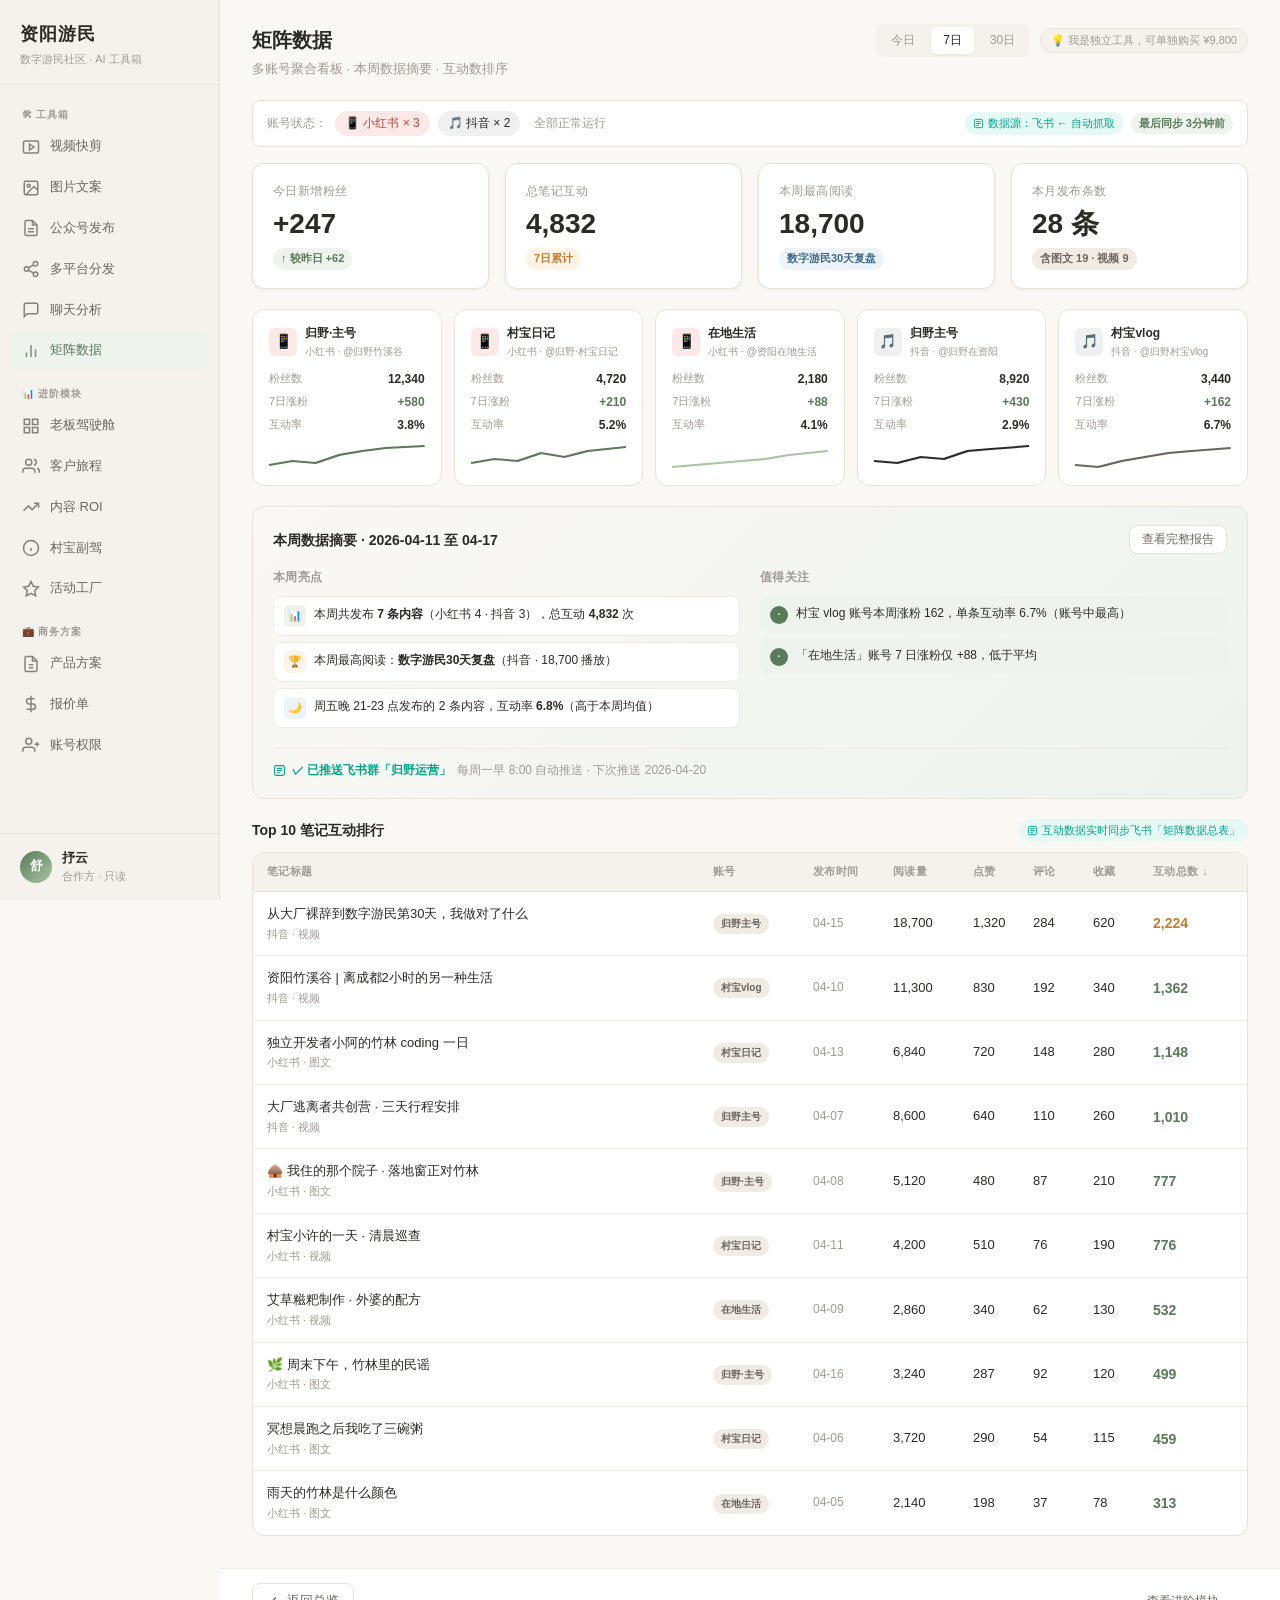
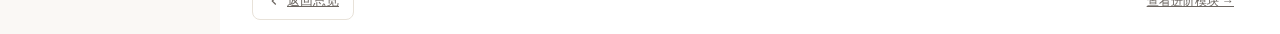
<file: tool-matrix.html>
<!DOCTYPE html>
<html lang="zh-CN">
<head>
<meta charset="UTF-8">
<meta name="viewport" content="width=device-width, initial-scale=1.0">
<title>资阳游民 · 矩阵数据</title>
<link rel="stylesheet" href="assets/style.css">
<style>
.nav-group-label {
  font-size: 10px; font-weight: 700; text-transform: uppercase;
  letter-spacing: 0.08em; color: var(--text-muted); padding: 10px 12px 4px;
}
.tool-notice {
  background: var(--bg-sidebar);
  border: 1px solid var(--border);
  border-radius: 20px;
  padding: 3px 10px;
  font-size: 11px;
  color: var(--text-muted);
  display: inline-flex;
  align-items: center;
  gap: 4px;
}
.page-footer-bar {
  display: flex; align-items: center; justify-content: space-between;
  padding: 14px 32px; border-top: 1px solid var(--border-light);
  background: var(--bg-card); margin-top: auto;
}

/* 账号状态条 */
.account-bar {
  display: flex; gap: 8px; margin-bottom: 16px; align-items: center;
  padding: 10px 14px; background: var(--bg-card);
  border: 1px solid var(--border); border-radius: var(--radius);
}
.account-tag {
  display: flex; align-items: center; gap: 4px;
  padding: 3px 10px; border-radius: 20px; font-size: 12px; font-weight: 500;
}
.account-tag-xhs { background: #fde8e8; color: #c0453a; }
.account-tag-dy  { background: #f0f0f0; color: #2c2a27; }

/* 账号卡片行 */
.account-cards {
  display: grid; grid-template-columns: repeat(5, 1fr); gap: 12px;
  margin-bottom: 20px;
}
.account-card {
  background: var(--bg-card); border: 1px solid var(--border);
  border-radius: var(--radius-lg); padding: 14px 16px;
  transition: box-shadow 0.2s;
}
.account-card:hover { box-shadow: var(--shadow); }
.account-card-header {
  display: flex; align-items: center; gap: 8px; margin-bottom: 10px;
}
.account-platform-icon {
  width: 28px; height: 28px; border-radius: 6px;
  display: flex; align-items: center; justify-content: center; font-size: 14px;
}
.account-name { font-size: 12px; font-weight: 700; color: var(--text-primary); }
.account-handle { font-size: 10px; color: var(--text-muted); margin-top: 1px; }
.account-stat { display: flex; justify-content: space-between; margin-bottom: 4px; }
.account-stat-label { font-size: 11px; color: var(--text-muted); }
.account-stat-value { font-size: 12px; font-weight: 700; color: var(--text-primary); }
.account-stat-value.up { color: var(--accent-green); }
.sparkline { height: 28px; margin-top: 8px; }
.sparkline svg { width: 100%; height: 100%; }

/* AI 周报卡 */
.weekly-report-card {
  background: linear-gradient(135deg, #faf8f5, #eef3ee);
  border: 1px solid var(--border); border-radius: var(--radius-lg);
  padding: 18px 20px; margin-bottom: 20px;
}
.report-header {
  display: flex; align-items: center; justify-content: space-between; margin-bottom: 14px;
}
.report-title { font-size: 14px; font-weight: 700; color: var(--text-primary); display: flex; align-items: center; gap: 6px; }
.report-two-col { display: grid; grid-template-columns: 1fr 1fr; gap: 20px; }
.insight-item {
  display: flex; align-items: flex-start; gap: 8px;
  padding: 8px 10px; background: white; border-radius: var(--radius);
  border: 1px solid var(--border-light); margin-bottom: 6px;
}
.insight-icon {
  width: 22px; height: 22px; border-radius: 5px;
  display: flex; align-items: center; justify-content: center; font-size: 11px;
  flex-shrink: 0;
}
.insight-text { font-size: 12px; color: var(--text-primary); line-height: 1.5; }
.action-item {
  display: flex; align-items: flex-start; gap: 8px;
  padding: 8px 10px; background: var(--accent-green-light);
  border-radius: var(--radius); margin-bottom: 6px;
}
.action-num {
  width: 18px; height: 18px; border-radius: 50%; background: var(--accent-green);
  color: white; font-size: 10px; font-weight: 700;
  display: flex; align-items: center; justify-content: center; flex-shrink: 0; margin-top: 2px;
}
.action-text { font-size: 12px; color: var(--text-primary); line-height: 1.5; }

/* ROI 表格 */
.roi-table {
  background: var(--bg-card); border: 1px solid var(--border);
  border-radius: var(--radius-lg); overflow: hidden;
}
.roi-table-header {
  display: grid;
  grid-template-columns: 2.5fr 100px 80px 80px 60px 60px 60px 80px;
  gap: 0; padding: 10px 14px;
  background: var(--bg-sidebar); border-bottom: 1px solid var(--border);
  font-size: 11px; font-weight: 700; color: var(--text-muted);
  text-transform: uppercase; letter-spacing: 0.04em;
}
.roi-table-row {
  display: grid;
  grid-template-columns: 2.5fr 100px 80px 80px 60px 60px 60px 80px;
  gap: 0; padding: 12px 14px;
  border-bottom: 1px solid var(--border-light);
  align-items: center; transition: background 0.12s; cursor: pointer;
  font-size: 13px;
}
.roi-table-row:last-child { border-bottom: none; }
.roi-table-row:hover { background: var(--bg-sidebar); }
.note-title-cell { font-weight: 500; color: var(--text-primary); }
.note-title-cell small { display: block; font-size: 11px; color: var(--text-muted); font-weight: 400; margin-top: 1px; }
.roi-value {
  font-weight: 700; font-size: 14px; color: var(--accent-green);
}
.roi-value.high { color: var(--accent-amber); }

/* 时间筛选 */
.time-filter {
  display: flex; gap: 4px; padding: 3px; background: var(--bg-sidebar);
  border-radius: var(--radius); width: fit-content;
}
.time-btn {
  padding: 5px 12px; border-radius: 5px; font-size: 12px; font-weight: 500;
  border: none; cursor: pointer; background: transparent; color: var(--text-muted);
  transition: all 0.15s; font-family: var(--font);
}
.time-btn.active {
  background: var(--bg-card); color: var(--text-primary); box-shadow: var(--shadow-sm);
}
</style>
</head>
<body>

<!-- 侧边导航 -->
<nav class="sidebar">
  <div class="sidebar-logo">
    <div class="logo-name">资阳游民</div>
    <div class="logo-sub">数字游民社区 · AI 工具箱</div>
  </div>
  <div class="sidebar-nav">
    <!-- 分组：工具箱 -->
    <div class="nav-group-label">🛠 工具箱</div>
    <a href="tool-video.html" class="nav-item">
      <svg class="nav-icon" viewBox="0 0 24 24" fill="none" stroke="currentColor" stroke-width="2"><rect x="2" y="4" width="20" height="16" rx="2"/><path d="m10 8 6 4-6 4V8z"/></svg>
      <span class="nav-label">视频快剪</span>
    </a>
    <a href="tool-image.html" class="nav-item">
      <svg class="nav-icon" viewBox="0 0 24 24" fill="none" stroke="currentColor" stroke-width="2"><rect x="3" y="3" width="18" height="18" rx="2"/><circle cx="9" cy="9" r="2"/><path d="m21 15-5-5L5 21"/></svg>
      <span class="nav-label">图片文案</span>
    </a>
    <a href="tool-gzh.html" class="nav-item">
      <svg class="nav-icon" viewBox="0 0 24 24" fill="none" stroke="currentColor" stroke-width="2"><path d="M14 2H6a2 2 0 0 0-2 2v16a2 2 0 0 0 2 2h12a2 2 0 0 0 2-2V8z"/><polyline points="14 2 14 8 20 8"/><line x1="16" y1="13" x2="8" y2="13"/><line x1="16" y1="17" x2="8" y2="17"/></svg>
      <span class="nav-label">公众号发布</span>
    </a>
    <a href="tool-publish.html" class="nav-item">
      <svg class="nav-icon" viewBox="0 0 24 24" fill="none" stroke="currentColor" stroke-width="2"><circle cx="18" cy="5" r="3"/><circle cx="6" cy="12" r="3"/><circle cx="18" cy="19" r="3"/><line x1="8.59" y1="13.51" x2="15.42" y2="17.49"/><line x1="15.41" y1="6.51" x2="8.59" y2="10.49"/></svg>
      <span class="nav-label">多平台分发</span>
    </a>
    <a href="tool-chat.html" class="nav-item">
      <svg class="nav-icon" viewBox="0 0 24 24" fill="none" stroke="currentColor" stroke-width="2"><path d="M21 15a2 2 0 0 1-2 2H7l-4 4V5a2 2 0 0 1 2-2h14a2 2 0 0 1 2 2z"/></svg>
      <span class="nav-label">聊天分析</span>
    </a>
    <a href="tool-matrix.html" class="nav-item active">
      <svg class="nav-icon" viewBox="0 0 24 24" fill="none" stroke="currentColor" stroke-width="2"><line x1="18" y1="20" x2="18" y2="10"/><line x1="12" y1="20" x2="12" y2="4"/><line x1="6" y1="20" x2="6" y2="14"/></svg>
      <span class="nav-label">矩阵数据</span>
    </a>
    <!-- 分组：进阶模块 -->
    <div class="nav-group-label" style="margin-top:6px;">📊 进阶模块</div>
    <a href="dashboard.html" class="nav-item">
      <svg class="nav-icon" viewBox="0 0 24 24" fill="none" stroke="currentColor" stroke-width="2"><rect x="3" y="3" width="7" height="7"/><rect x="14" y="3" width="7" height="7"/><rect x="14" y="14" width="7" height="7"/><rect x="3" y="14" width="7" height="7"/></svg>
      <span class="nav-label">老板驾驶舱</span>
    </a>
    <a href="crm.html" class="nav-item">
      <svg class="nav-icon" viewBox="0 0 24 24" fill="none" stroke="currentColor" stroke-width="2"><path d="M17 21v-2a4 4 0 0 0-4-4H5a4 4 0 0 0-4 4v2"/><circle cx="9" cy="7" r="4"/><path d="M23 21v-2a4 4 0 0 0-3-3.87M16 3.13a4 4 0 0 1 0 7.75"/></svg>
      <span class="nav-label">客户旅程</span>
    </a>
    <a href="content.html" class="nav-item">
      <svg class="nav-icon" viewBox="0 0 24 24" fill="none" stroke="currentColor" stroke-width="2"><polyline points="22 7 13.5 15.5 8.5 10.5 2 17"/><polyline points="16 7 22 7 22 13"/></svg>
      <span class="nav-label">内容 ROI</span>
    </a>
    <a href="cunbao.html" class="nav-item">
      <svg class="nav-icon" viewBox="0 0 24 24" fill="none" stroke="currentColor" stroke-width="2"><circle cx="12" cy="12" r="10"/><path d="M12 16v-4M12 8h.01"/></svg>
      <span class="nav-label">村宝副驾</span>
    </a>
    <a href="activity.html" class="nav-item">
      <svg class="nav-icon" viewBox="0 0 24 24" fill="none" stroke="currentColor" stroke-width="2"><polygon points="12 2 15.09 8.26 22 9.27 17 14.14 18.18 21.02 12 17.77 5.82 21.02 7 14.14 2 9.27 8.91 8.26 12 2"/></svg>
      <span class="nav-label">活动工厂</span>
    </a>
    <!-- 分组：商务方案 -->
    <div class="nav-group-label" style="margin-top:6px;">💼 商务方案</div>
    <a href="plan.html" class="nav-item">
      <svg class="nav-icon" viewBox="0 0 24 24" fill="none" stroke="currentColor" stroke-width="2"><path d="M14 2H6a2 2 0 0 0-2 2v16a2 2 0 0 0 2 2h12a2 2 0 0 0 2-2V8z"/><polyline points="14 2 14 8 20 8"/><line x1="9" y1="13" x2="15" y2="13"/><line x1="9" y1="17" x2="15" y2="17"/></svg>
      <span class="nav-label">产品方案</span>
    </a>
    <a href="pricing.html" class="nav-item">
      <svg class="nav-icon" viewBox="0 0 24 24" fill="none" stroke="currentColor" stroke-width="2"><line x1="12" y1="1" x2="12" y2="23"/><path d="M17 5H9.5a3.5 3.5 0 0 0 0 7h5a3.5 3.5 0 0 1 0 7H6"/></svg>
      <span class="nav-label">报价单</span>
    </a>
    <a href="team.html" class="nav-item">
      <svg class="nav-icon" viewBox="0 0 24 24" fill="none" stroke="currentColor" stroke-width="2"><path d="M17 21v-2a4 4 0 0 0-4-4H5a4 4 0 0 0-4 4v2"/><circle cx="9" cy="7" r="4"/><path d="M23 11h-6M20 8v6"/></svg>
      <span class="nav-label">账号权限</span>
    </a>
  </div>
  <div class="sidebar-footer">
    <div class="sidebar-user">
      <div class="user-avatar">舒</div>
      <div class="user-info">
        <div class="user-name">抒云</div>
        <div class="user-role">合作方 · 只读</div>
      </div>
    </div>
  </div>
</nav>

<main class="main" style="display:flex;flex-direction:column;">
  <div class="page-header">
    <div>
      <div class="page-title">矩阵数据</div>
      <div class="page-subtitle">多账号聚合看板 · 本周数据摘要 · 互动数排序</div>
    </div>
    <div style="display:flex;align-items:center;gap:10px;">
      <div class="time-filter">
        <button class="time-btn">今日</button>
        <button class="time-btn active">7日</button>
        <button class="time-btn">30日</button>
      </div>
      <div class="tool-notice">💡 我是独立工具，可单独购买 ¥9,800</div>
    </div>
  </div>

  <div class="page-content fade-in" style="flex:1;">

    <!-- 账号状态条 -->
    <div class="account-bar">
      <span style="font-size:12px;color:var(--text-muted);">账号状态：</span>
      <span class="account-tag account-tag-xhs">📱 小红书 × 3</span>
      <span class="account-tag account-tag-dy">🎵 抖音 × 2</span>
      <span style="font-size:12px;color:var(--text-muted);margin-left:6px;">全部正常运行</span>
      <span class="badge-feishu" style="margin-left:auto;">
        <svg viewBox="0 0 24 24" fill="none" stroke="currentColor" stroke-width="2"><rect x="3" y="3" width="18" height="18" rx="3"/><path d="M7 8h10M7 12h10M7 16h6"/></svg>
        数据源：飞书 ← 自动抓取
      </span>
      <span class="badge badge-green">最后同步 3分钟前</span>
    </div>

    <!-- 总 KPI -->
    <div class="kpi-grid" style="margin-bottom:20px;">
      <div class="kpi-card">
        <div class="kpi-label">今日新增粉丝</div>
        <div class="kpi-value">+247</div>
        <div class="kpi-meta"><span class="badge badge-green">↑ 较昨日 +62</span></div>
      </div>
      <div class="kpi-card">
        <div class="kpi-label">总笔记互动</div>
        <div class="kpi-value">4,832</div>
        <div class="kpi-meta"><span class="badge badge-amber">7日累计</span></div>
      </div>
      <div class="kpi-card">
        <div class="kpi-label">本周最高阅读</div>
        <div class="kpi-value">18,700</div>
        <div class="kpi-meta"><span class="badge badge-blue">数字游民30天复盘</span></div>
      </div>
      <div class="kpi-card">
        <div class="kpi-label">本月发布条数</div>
        <div class="kpi-value">28 条</div>
        <div class="kpi-meta"><span class="badge badge-gray">含图文 19 · 视频 9</span></div>
      </div>
    </div>

    <!-- 账号对比卡片 -->
    <div class="account-cards">
      <div class="account-card">
        <div class="account-card-header">
          <div class="account-platform-icon" style="background:#fde8e8;">📱</div>
          <div>
            <div class="account-name">归野·主号</div>
            <div class="account-handle">小红书 · @归野竹溪谷</div>
          </div>
        </div>
        <div class="account-stat"><span class="account-stat-label">粉丝数</span><span class="account-stat-value">12,340</span></div>
        <div class="account-stat"><span class="account-stat-label">7日涨粉</span><span class="account-stat-value up">+580</span></div>
        <div class="account-stat"><span class="account-stat-label">互动率</span><span class="account-stat-value">3.8%</span></div>
        <div class="sparkline">
          <svg viewBox="0 0 100 28" preserveAspectRatio="none">
            <polyline points="0,22 15,18 30,20 45,12 60,8 75,5 100,3" fill="none" stroke="#5a7a5a" stroke-width="2"/>
          </svg>
        </div>
      </div>
      <div class="account-card">
        <div class="account-card-header">
          <div class="account-platform-icon" style="background:#fde8e8;">📱</div>
          <div>
            <div class="account-name">村宝日记</div>
            <div class="account-handle">小红书 · @归野·村宝日记</div>
          </div>
        </div>
        <div class="account-stat"><span class="account-stat-label">粉丝数</span><span class="account-stat-value">4,720</span></div>
        <div class="account-stat"><span class="account-stat-label">7日涨粉</span><span class="account-stat-value up">+210</span></div>
        <div class="account-stat"><span class="account-stat-label">互动率</span><span class="account-stat-value">5.2%</span></div>
        <div class="sparkline">
          <svg viewBox="0 0 100 28" preserveAspectRatio="none">
            <polyline points="0,20 15,16 30,18 45,10 60,14 75,8 100,4" fill="none" stroke="#5a7a5a" stroke-width="2"/>
          </svg>
        </div>
      </div>
      <div class="account-card">
        <div class="account-card-header">
          <div class="account-platform-icon" style="background:#fde8e8;">📱</div>
          <div>
            <div class="account-name">在地生活</div>
            <div class="account-handle">小红书 · @资阳在地生活</div>
          </div>
        </div>
        <div class="account-stat"><span class="account-stat-label">粉丝数</span><span class="account-stat-value">2,180</span></div>
        <div class="account-stat"><span class="account-stat-label">7日涨粉</span><span class="account-stat-value up">+88</span></div>
        <div class="account-stat"><span class="account-stat-label">互动率</span><span class="account-stat-value">4.1%</span></div>
        <div class="sparkline">
          <svg viewBox="0 0 100 28" preserveAspectRatio="none">
            <polyline points="0,24 15,22 30,20 45,18 60,16 75,12 100,8" fill="none" stroke="#a8c5a0" stroke-width="2"/>
          </svg>
        </div>
      </div>
      <div class="account-card">
        <div class="account-card-header">
          <div class="account-platform-icon" style="background:#f0f0f0;">🎵</div>
          <div>
            <div class="account-name">归野主号</div>
            <div class="account-handle">抖音 · @归野在资阳</div>
          </div>
        </div>
        <div class="account-stat"><span class="account-stat-label">粉丝数</span><span class="account-stat-value">8,920</span></div>
        <div class="account-stat"><span class="account-stat-label">7日涨粉</span><span class="account-stat-value up">+430</span></div>
        <div class="account-stat"><span class="account-stat-label">互动率</span><span class="account-stat-value">2.9%</span></div>
        <div class="sparkline">
          <svg viewBox="0 0 100 28" preserveAspectRatio="none">
            <polyline points="0,18 15,20 30,14 45,16 60,8 75,6 100,3" fill="none" stroke="#2c2a27" stroke-width="2"/>
          </svg>
        </div>
      </div>
      <div class="account-card">
        <div class="account-card-header">
          <div class="account-platform-icon" style="background:#f0f0f0;">🎵</div>
          <div>
            <div class="account-name">村宝vlog</div>
            <div class="account-handle">抖音 · @归野村宝vlog</div>
          </div>
        </div>
        <div class="account-stat"><span class="account-stat-label">粉丝数</span><span class="account-stat-value">3,440</span></div>
        <div class="account-stat"><span class="account-stat-label">7日涨粉</span><span class="account-stat-value up">+162</span></div>
        <div class="account-stat"><span class="account-stat-label">互动率</span><span class="account-stat-value">6.7%</span></div>
        <div class="sparkline">
          <svg viewBox="0 0 100 28" preserveAspectRatio="none">
            <polyline points="0,22 15,24 30,18 45,14 60,10 75,8 100,5" fill="none" stroke="#6b6560" stroke-width="2"/>
          </svg>
        </div>
      </div>
    </div>

    <!-- 本周数据摘要 -->
    <div class="weekly-report-card">
      <div class="report-header">
        <div class="report-title">
          本周数据摘要 · 2026-04-11 至 04-17
        </div>
        <button class="btn btn-secondary" style="font-size:12px;padding:5px 12px;">查看完整报告</button>
      </div>
      <div class="report-two-col">
        <div>
          <div style="font-size:12px;font-weight:700;color:var(--text-muted);margin-bottom:8px;text-transform:uppercase;letter-spacing:0.04em;">本周亮点</div>
          <div class="insight-item">
            <div class="insight-icon" style="background:#eef3ee;">📊</div>
            <div class="insight-text">本周共发布 <strong>7 条内容</strong>（小红书 4 · 抖音 3），总互动 <strong>4,832</strong> 次</div>
          </div>
          <div class="insight-item">
            <div class="insight-icon" style="background:#fdf4e7;">🏆</div>
            <div class="insight-text">本周最高阅读：<strong>数字游民30天复盘</strong>（抖音 · 18,700 播放）</div>
          </div>
          <div class="insight-item">
            <div class="insight-icon" style="background:#edf3f8;">🌙</div>
            <div class="insight-text">周五晚 21-23 点发布的 2 条内容，互动率 <strong>6.8%</strong>（高于本周均值）</div>
          </div>
        </div>
        <div>
          <div style="font-size:12px;font-weight:700;color:var(--text-muted);margin-bottom:8px;text-transform:uppercase;letter-spacing:0.04em;">值得关注</div>
          <div class="action-item">
            <div class="action-num">·</div>
            <div class="action-text">村宝 vlog 账号本周涨粉 162，单条互动率 6.7%（账号中最高）</div>
          </div>
          <div class="action-item">
            <div class="action-num">·</div>
            <div class="action-text">「在地生活」账号 7 日涨粉仅 +88，低于平均</div>
          </div>
        </div>
      </div>
      <div style="margin-top:14px;padding-top:12px;border-top:1px solid var(--border-light);display:flex;align-items:center;gap:6px;font-size:12px;color:#00a68a;">
        <svg width="13" height="13" viewBox="0 0 24 24" fill="none" stroke="currentColor" stroke-width="2"><rect x="3" y="3" width="18" height="18" rx="3"/><path d="M7 8h10M7 12h10M7 16h6"/></svg>
        <strong>✓ 已推送飞书群「归野运营」</strong>
        <span style="color:var(--text-muted);">每周一早 8:00 自动推送 · 下次推送 2026-04-20</span>
      </div>
    </div>

    <!-- Top10 互动排行表格 -->
    <div style="display:flex;align-items:center;justify-content:space-between;margin-bottom:10px;">
      <div style="font-size:14px;font-weight:700;color:var(--text-primary);">Top 10 笔记互动排行</div>
      <span class="badge-feishu">
        <svg viewBox="0 0 24 24" fill="none" stroke="currentColor" stroke-width="2"><rect x="3" y="3" width="18" height="18" rx="3"/><path d="M7 8h10M7 12h10M7 16h6"/></svg>
        互动数据实时同步飞书「矩阵数据总表」
      </span>
    </div>
    <div class="roi-table">
      <div class="roi-table-header">
        <div>笔记标题</div>
        <div>账号</div>
        <div>发布时间</div>
        <div>阅读量</div>
        <div>点赞</div>
        <div>评论</div>
        <div>收藏</div>
        <div>互动总数 ↓</div>
      </div>
      <div class="roi-table-row">
        <div class="note-title-cell">从大厂裸辞到数字游民第30天，我做对了什么<small>抖音 · 视频</small></div>
        <div><span class="badge badge-gray" style="font-size:10px;">归野主号</span></div>
        <div style="font-size:12px;color:var(--text-muted);">04-15</div>
        <div>18,700</div>
        <div>1,320</div>
        <div>284</div>
        <div>620</div>
        <div class="roi-value high">2,224</div>
      </div>
      <div class="roi-table-row">
        <div class="note-title-cell">资阳竹溪谷 | 离成都2小时的另一种生活<small>抖音 · 视频</small></div>
        <div><span class="badge badge-gray" style="font-size:10px;">村宝vlog</span></div>
        <div style="font-size:12px;color:var(--text-muted);">04-10</div>
        <div>11,300</div>
        <div>830</div>
        <div>192</div>
        <div>340</div>
        <div class="roi-value">1,362</div>
      </div>
      <div class="roi-table-row">
        <div class="note-title-cell">独立开发者小阿的竹林 coding 一日<small>小红书 · 图文</small></div>
        <div><span class="badge badge-gray" style="font-size:10px;">村宝日记</span></div>
        <div style="font-size:12px;color:var(--text-muted);">04-13</div>
        <div>6,840</div>
        <div>720</div>
        <div>148</div>
        <div>280</div>
        <div class="roi-value">1,148</div>
      </div>
      <div class="roi-table-row">
        <div class="note-title-cell">大厂逃离者共创营 · 三天行程安排<small>抖音 · 视频</small></div>
        <div><span class="badge badge-gray" style="font-size:10px;">归野主号</span></div>
        <div style="font-size:12px;color:var(--text-muted);">04-07</div>
        <div>8,600</div>
        <div>640</div>
        <div>110</div>
        <div>260</div>
        <div class="roi-value">1,010</div>
      </div>
      <div class="roi-table-row">
        <div class="note-title-cell">🛖 我住的那个院子 · 落地窗正对竹林<small>小红书 · 图文</small></div>
        <div><span class="badge badge-gray" style="font-size:10px;">归野·主号</span></div>
        <div style="font-size:12px;color:var(--text-muted);">04-08</div>
        <div>5,120</div>
        <div>480</div>
        <div>87</div>
        <div>210</div>
        <div class="roi-value">777</div>
      </div>
      <div class="roi-table-row">
        <div class="note-title-cell">村宝小许的一天 · 清晨巡查<small>小红书 · 视频</small></div>
        <div><span class="badge badge-gray" style="font-size:10px;">村宝日记</span></div>
        <div style="font-size:12px;color:var(--text-muted);">04-11</div>
        <div>4,200</div>
        <div>510</div>
        <div>76</div>
        <div>190</div>
        <div class="roi-value">776</div>
      </div>
      <div class="roi-table-row">
        <div class="note-title-cell">艾草糍粑制作 · 外婆的配方<small>小红书 · 视频</small></div>
        <div><span class="badge badge-gray" style="font-size:10px;">在地生活</span></div>
        <div style="font-size:12px;color:var(--text-muted);">04-09</div>
        <div>2,860</div>
        <div>340</div>
        <div>62</div>
        <div>130</div>
        <div class="roi-value">532</div>
      </div>
      <div class="roi-table-row">
        <div class="note-title-cell">🌿 周末下午，竹林里的民谣<small>小红书 · 图文</small></div>
        <div><span class="badge badge-gray" style="font-size:10px;">归野·主号</span></div>
        <div style="font-size:12px;color:var(--text-muted);">04-16</div>
        <div>3,240</div>
        <div>287</div>
        <div>92</div>
        <div>120</div>
        <div class="roi-value">499</div>
      </div>
      <div class="roi-table-row">
        <div class="note-title-cell">冥想晨跑之后我吃了三碗粥<small>小红书 · 图文</small></div>
        <div><span class="badge badge-gray" style="font-size:10px;">村宝日记</span></div>
        <div style="font-size:12px;color:var(--text-muted);">04-06</div>
        <div>3,720</div>
        <div>290</div>
        <div>54</div>
        <div>115</div>
        <div class="roi-value">459</div>
      </div>
      <div class="roi-table-row">
        <div class="note-title-cell">雨天的竹林是什么颜色<small>小红书 · 图文</small></div>
        <div><span class="badge badge-gray" style="font-size:10px;">在地生活</span></div>
        <div style="font-size:12px;color:var(--text-muted);">04-05</div>
        <div>2,140</div>
        <div>198</div>
        <div>37</div>
        <div>78</div>
        <div class="roi-value">313</div>
      </div>
    </div>

  </div>

  <div class="page-footer-bar">
    <a href="index.html" class="btn btn-secondary">
      <svg width="14" height="14" viewBox="0 0 24 24" fill="none" stroke="currentColor" stroke-width="2"><polyline points="15 18 9 12 15 6"/></svg>
      返回总览
    </a>
    <a href="dashboard.html" class="btn btn-ghost" style="font-size:12px;">查看进阶模块 →</a>
  </div>
</main>

</body>
</html>
</file>
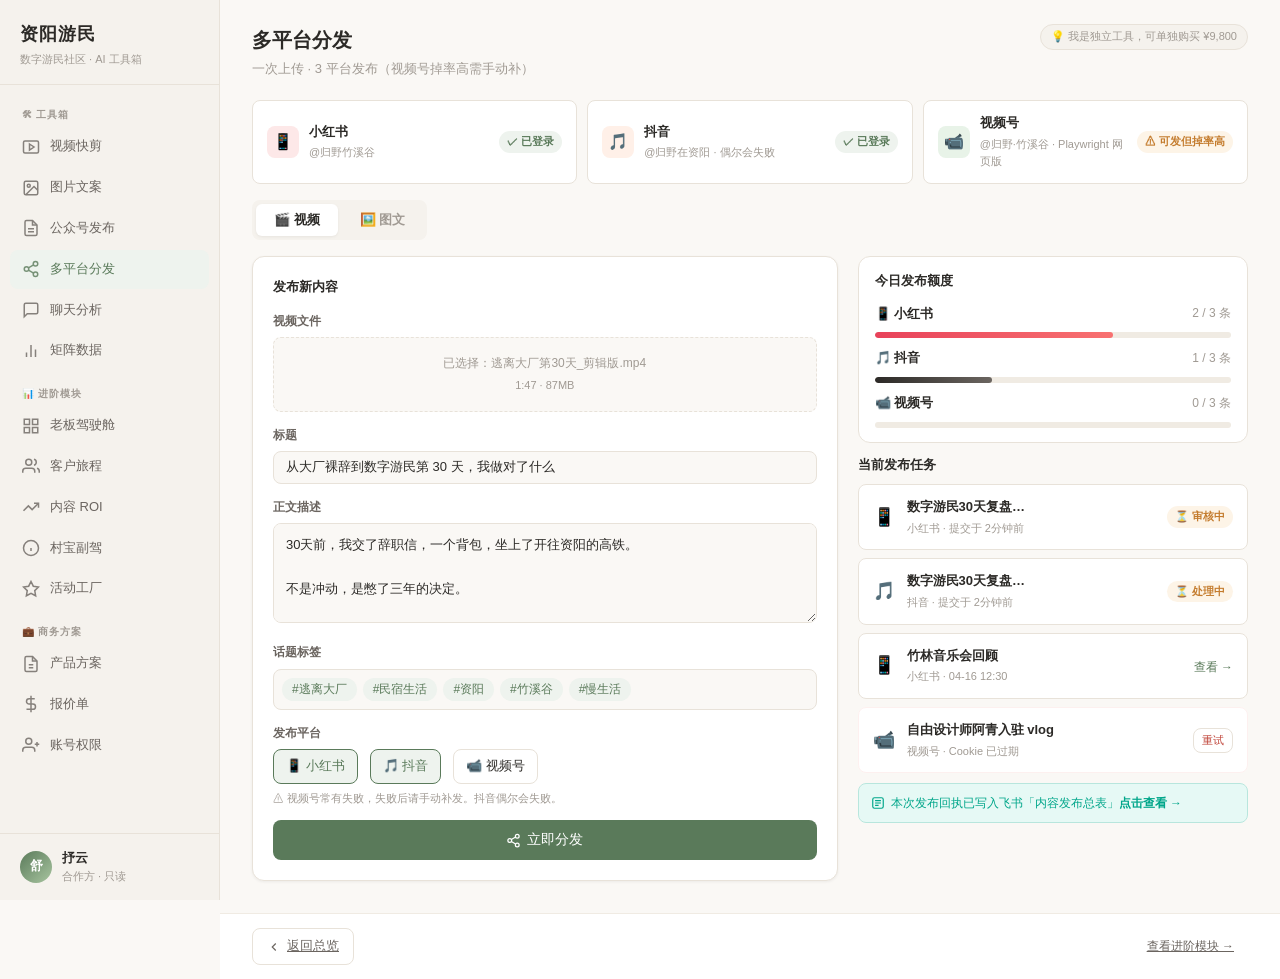
<file: tool-publish.html>
<!DOCTYPE html>
<html lang="zh-CN">
<head>
<meta charset="UTF-8">
<meta name="viewport" content="width=device-width, initial-scale=1.0">
<title>资阳游民 · 多平台分发</title>
<link rel="stylesheet" href="assets/style.css">
<style>
.nav-group-label {
  font-size: 10px; font-weight: 700; text-transform: uppercase;
  letter-spacing: 0.08em; color: var(--text-muted); padding: 10px 12px 4px;
}
.tool-notice {
  background: var(--bg-sidebar);
  border: 1px solid var(--border);
  border-radius: 20px;
  padding: 3px 10px;
  font-size: 11px;
  color: var(--text-muted);
  display: inline-flex;
  align-items: center;
  gap: 4px;
}
.page-footer-bar {
  display: flex; align-items: center; justify-content: space-between;
  padding: 14px 32px; border-top: 1px solid var(--border-light);
  background: var(--bg-card); margin-top: auto;
}

/* 平台状态条 */
.platform-status-bar {
  display: flex; gap: 10px; margin-bottom: 16px;
}
.platform-status-item {
  flex: 1; background: var(--bg-card);
  border: 1px solid var(--border); border-radius: var(--radius);
  padding: 12px 14px; display: flex; align-items: center; gap: 10px;
}
.platform-icon {
  width: 32px; height: 32px; border-radius: 8px;
  display: flex; align-items: center; justify-content: center; font-size: 16px;
  flex-shrink: 0;
}
.platform-info { flex: 1; }
.platform-name { font-size: 13px; font-weight: 700; color: var(--text-primary); }
.platform-meta { font-size: 11px; color: var(--text-muted); margin-top: 2px; }

/* 主区布局 */
.publish-layout {
  display: grid; grid-template-columns: 3fr 2fr; gap: 20px;
}

/* 图文/视频 Tab 切换 */
.mode-tabs {
  display: inline-flex; gap: 4px; padding: 4px;
  background: var(--bg-sidebar); border-radius: var(--radius);
  margin-bottom: 16px;
}
.mode-tab {
  padding: 7px 18px; border-radius: 6px; font-size: 13px;
  font-weight: 600; cursor: pointer; border: none;
  background: transparent; color: var(--text-muted);
  font-family: var(--font); transition: all 0.15s;
  display: inline-flex; align-items: center; gap: 6px;
}
.mode-tab.active {
  background: var(--bg-card); color: var(--text-primary);
  box-shadow: var(--shadow-sm);
}
.mode-tab:hover:not(.active) { color: var(--text-primary); }

.mode-panel { display: none; }
.mode-panel.active { display: block; }

/* 图文模式：队列卡片 */
.t2-queue-list {
  display: flex; flex-direction: column; gap: 8px;
  max-height: 280px; overflow-y: auto;
  border: 1px solid var(--border); border-radius: var(--radius);
  padding: 10px; background: var(--bg);
}
.t2-queue-item {
  display: flex; align-items: center; gap: 12px;
  padding: 10px 12px; background: var(--bg-card);
  border: 1px solid var(--border); border-radius: var(--radius);
  cursor: pointer; transition: all 0.15s;
}
.t2-queue-item:hover { border-color: var(--accent-green); }
.t2-queue-item.selected {
  border-color: var(--accent-green);
  background: var(--accent-green-light);
}
.t2-queue-thumb {
  width: 48px; height: 48px; border-radius: 6px; flex-shrink: 0;
  display: flex; align-items: center; justify-content: center;
  font-size: 20px;
}
.t2-queue-info { flex: 1; min-width: 0; }
.t2-queue-title {
  font-size: 13px; font-weight: 600; color: var(--text-primary);
  white-space: nowrap; overflow: hidden; text-overflow: ellipsis;
}
.t2-queue-meta {
  font-size: 11px; color: var(--text-muted); margin-top: 2px;
  display: flex; align-items: center; gap: 6px;
}
.t2-queue-check {
  width: 18px; height: 18px; border-radius: 50%;
  border: 2px solid var(--border); flex-shrink: 0;
}
.t2-queue-item.selected .t2-queue-check {
  background: var(--accent-green); border-color: var(--accent-green);
  display: flex; align-items: center; justify-content: center;
  color: white; font-size: 12px; font-weight: 700;
}
.t2-queue-item.selected .t2-queue-check::after { content: '✓'; }

/* 来源 radio */
.source-radios { display: flex; gap: 12px; margin-bottom: 12px; }
.source-radio {
  flex: 1; display: flex; align-items: center; gap: 8px;
  padding: 10px 12px; border: 1.5px solid var(--border);
  border-radius: var(--radius); cursor: pointer; font-size: 13px;
  transition: all 0.15s;
}
.source-radio.active {
  border-color: var(--accent-green); background: var(--accent-green-light);
  color: var(--accent-green);
}
.source-radio input { display: none; }
.radio-dot {
  width: 14px; height: 14px; border: 2px solid var(--border);
  border-radius: 50%; flex-shrink: 0;
}
.source-radio.active .radio-dot {
  border-color: var(--accent-green);
  box-shadow: inset 0 0 0 3px var(--accent-green);
}

/* 图文模式下平台勾选：禁用样式 */
.platform-check.disabled {
  opacity: 0.45; cursor: not-allowed;
  background: var(--bg-sidebar);
}
.platform-check.disabled:hover { border-color: var(--border); }

/* 表单 */
.form-label {
  font-size: 12px; font-weight: 600; color: var(--text-secondary);
  margin-bottom: 6px; display: block;
}
.form-input {
  width: 100%; border: 1px solid var(--border); border-radius: var(--radius);
  padding: 8px 12px; font-size: 13px; color: var(--text-primary);
  background: var(--bg); font-family: var(--font); outline: none;
  transition: border-color 0.15s;
}
.form-input:focus { border-color: var(--accent-green); }
.form-textarea {
  width: 100%; border: 1px solid var(--border); border-radius: var(--radius);
  padding: 10px 12px; font-size: 13px; color: var(--text-primary);
  background: var(--bg); font-family: var(--font); outline: none;
  resize: vertical; min-height: 100px; transition: border-color 0.15s;
  line-height: 1.7;
}
.form-textarea:focus { border-color: var(--accent-green); }
.tag-input-area {
  display: flex; flex-wrap: wrap; gap: 6px;
  border: 1px solid var(--border); border-radius: var(--radius);
  padding: 8px; background: var(--bg); cursor: text; min-height: 40px;
}
.tag-chip {
  background: var(--accent-green-light); color: var(--accent-green);
  border-radius: 20px; padding: 2px 10px; font-size: 12px; font-weight: 500;
}
.form-group { margin-bottom: 14px; }

/* 平台勾选 */
.platform-checks { display: flex; gap: 12px; }
.platform-check {
  display: flex; align-items: center; gap: 6px;
  border: 1.5px solid var(--border); border-radius: var(--radius);
  padding: 6px 12px; cursor: pointer; transition: all 0.15s;
  font-size: 13px;
}
.platform-check.checked {
  border-color: var(--accent-green); background: var(--accent-green-light);
  color: var(--accent-green);
}
.platform-check input { display: none; }

/* 额度卡 */
.quota-card {
  background: var(--bg-card); border: 1px solid var(--border);
  border-radius: var(--radius-lg); padding: 14px 16px; margin-bottom: 12px;
}
.quota-row {
  display: flex; align-items: center; justify-content: space-between;
  margin-bottom: 8px;
}
.quota-platform { font-size: 13px; font-weight: 600; color: var(--text-primary); display: flex; align-items: center; gap: 6px; }
.quota-nums { font-size: 12px; color: var(--text-muted); }
.quota-bar { height: 6px; border-radius: 3px; background: var(--border-light); overflow: hidden; }
.quota-fill { height: 100%; border-radius: 3px; }

/* 任务状态卡 */
.task-card {
  background: var(--bg-card); border: 1px solid var(--border);
  border-radius: var(--radius); padding: 12px 14px;
  display: flex; align-items: center; gap: 12px; margin-bottom: 8px;
}
.task-platform { font-size: 18px; flex-shrink: 0; }
.task-info { flex: 1; }
.task-title { font-size: 13px; font-weight: 600; color: var(--text-primary); }
.task-meta { font-size: 11px; color: var(--text-muted); margin-top: 2px; }
.task-action { flex-shrink: 0; }

/* cookie 警告 */
.cookie-warning {
  background: var(--accent-amber-light); border: 1px solid #f0d5a0;
  border-radius: var(--radius); padding: 10px 12px;
  font-size: 12px; color: var(--accent-amber); margin-bottom: 12px;
  display: flex; align-items: flex-start; gap: 8px; line-height: 1.5;
}
</style>
</head>
<body>

<!-- 侧边导航 -->
<nav class="sidebar">
  <div class="sidebar-logo">
    <div class="logo-name">资阳游民</div>
    <div class="logo-sub">数字游民社区 · AI 工具箱</div>
  </div>
  <div class="sidebar-nav">
    <!-- 分组：工具箱 -->
    <div class="nav-group-label">🛠 工具箱</div>
    <a href="tool-video.html" class="nav-item">
      <svg class="nav-icon" viewBox="0 0 24 24" fill="none" stroke="currentColor" stroke-width="2"><rect x="2" y="4" width="20" height="16" rx="2"/><path d="m10 8 6 4-6 4V8z"/></svg>
      <span class="nav-label">视频快剪</span>
    </a>
    <a href="tool-image.html" class="nav-item">
      <svg class="nav-icon" viewBox="0 0 24 24" fill="none" stroke="currentColor" stroke-width="2"><rect x="3" y="3" width="18" height="18" rx="2"/><circle cx="9" cy="9" r="2"/><path d="m21 15-5-5L5 21"/></svg>
      <span class="nav-label">图片文案</span>
    </a>
    <a href="tool-gzh.html" class="nav-item">
      <svg class="nav-icon" viewBox="0 0 24 24" fill="none" stroke="currentColor" stroke-width="2"><path d="M14 2H6a2 2 0 0 0-2 2v16a2 2 0 0 0 2 2h12a2 2 0 0 0 2-2V8z"/><polyline points="14 2 14 8 20 8"/><line x1="16" y1="13" x2="8" y2="13"/><line x1="16" y1="17" x2="8" y2="17"/></svg>
      <span class="nav-label">公众号发布</span>
    </a>
    <a href="tool-publish.html" class="nav-item active">
      <svg class="nav-icon" viewBox="0 0 24 24" fill="none" stroke="currentColor" stroke-width="2"><circle cx="18" cy="5" r="3"/><circle cx="6" cy="12" r="3"/><circle cx="18" cy="19" r="3"/><line x1="8.59" y1="13.51" x2="15.42" y2="17.49"/><line x1="15.41" y1="6.51" x2="8.59" y2="10.49"/></svg>
      <span class="nav-label">多平台分发</span>
    </a>
    <a href="tool-chat.html" class="nav-item">
      <svg class="nav-icon" viewBox="0 0 24 24" fill="none" stroke="currentColor" stroke-width="2"><path d="M21 15a2 2 0 0 1-2 2H7l-4 4V5a2 2 0 0 1 2-2h14a2 2 0 0 1 2 2z"/></svg>
      <span class="nav-label">聊天分析</span>
    </a>
    <a href="tool-matrix.html" class="nav-item">
      <svg class="nav-icon" viewBox="0 0 24 24" fill="none" stroke="currentColor" stroke-width="2"><line x1="18" y1="20" x2="18" y2="10"/><line x1="12" y1="20" x2="12" y2="4"/><line x1="6" y1="20" x2="6" y2="14"/></svg>
      <span class="nav-label">矩阵数据</span>
    </a>
    <!-- 分组：进阶模块 -->
    <div class="nav-group-label" style="margin-top:6px;">📊 进阶模块</div>
    <a href="dashboard.html" class="nav-item">
      <svg class="nav-icon" viewBox="0 0 24 24" fill="none" stroke="currentColor" stroke-width="2"><rect x="3" y="3" width="7" height="7"/><rect x="14" y="3" width="7" height="7"/><rect x="14" y="14" width="7" height="7"/><rect x="3" y="14" width="7" height="7"/></svg>
      <span class="nav-label">老板驾驶舱</span>
    </a>
    <a href="crm.html" class="nav-item">
      <svg class="nav-icon" viewBox="0 0 24 24" fill="none" stroke="currentColor" stroke-width="2"><path d="M17 21v-2a4 4 0 0 0-4-4H5a4 4 0 0 0-4 4v2"/><circle cx="9" cy="7" r="4"/><path d="M23 21v-2a4 4 0 0 0-3-3.87M16 3.13a4 4 0 0 1 0 7.75"/></svg>
      <span class="nav-label">客户旅程</span>
    </a>
    <a href="content.html" class="nav-item">
      <svg class="nav-icon" viewBox="0 0 24 24" fill="none" stroke="currentColor" stroke-width="2"><polyline points="22 7 13.5 15.5 8.5 10.5 2 17"/><polyline points="16 7 22 7 22 13"/></svg>
      <span class="nav-label">内容 ROI</span>
    </a>
    <a href="cunbao.html" class="nav-item">
      <svg class="nav-icon" viewBox="0 0 24 24" fill="none" stroke="currentColor" stroke-width="2"><circle cx="12" cy="12" r="10"/><path d="M12 16v-4M12 8h.01"/></svg>
      <span class="nav-label">村宝副驾</span>
    </a>
    <a href="activity.html" class="nav-item">
      <svg class="nav-icon" viewBox="0 0 24 24" fill="none" stroke="currentColor" stroke-width="2"><polygon points="12 2 15.09 8.26 22 9.27 17 14.14 18.18 21.02 12 17.77 5.82 21.02 7 14.14 2 9.27 8.91 8.26 12 2"/></svg>
      <span class="nav-label">活动工厂</span>
    </a>
    <!-- 分组：商务方案 -->
    <div class="nav-group-label" style="margin-top:6px;">💼 商务方案</div>
    <a href="plan.html" class="nav-item">
      <svg class="nav-icon" viewBox="0 0 24 24" fill="none" stroke="currentColor" stroke-width="2"><path d="M14 2H6a2 2 0 0 0-2 2v16a2 2 0 0 0 2 2h12a2 2 0 0 0 2-2V8z"/><polyline points="14 2 14 8 20 8"/><line x1="9" y1="13" x2="15" y2="13"/><line x1="9" y1="17" x2="15" y2="17"/></svg>
      <span class="nav-label">产品方案</span>
    </a>
    <a href="pricing.html" class="nav-item">
      <svg class="nav-icon" viewBox="0 0 24 24" fill="none" stroke="currentColor" stroke-width="2"><line x1="12" y1="1" x2="12" y2="23"/><path d="M17 5H9.5a3.5 3.5 0 0 0 0 7h5a3.5 3.5 0 0 1 0 7H6"/></svg>
      <span class="nav-label">报价单</span>
    </a>
    <a href="team.html" class="nav-item">
      <svg class="nav-icon" viewBox="0 0 24 24" fill="none" stroke="currentColor" stroke-width="2"><path d="M17 21v-2a4 4 0 0 0-4-4H5a4 4 0 0 0-4 4v2"/><circle cx="9" cy="7" r="4"/><path d="M23 11h-6M20 8v6"/></svg>
      <span class="nav-label">账号权限</span>
    </a>
  </div>
  <div class="sidebar-footer">
    <div class="sidebar-user">
      <div class="user-avatar">舒</div>
      <div class="user-info">
        <div class="user-name">抒云</div>
        <div class="user-role">合作方 · 只读</div>
      </div>
    </div>
  </div>
</nav>

<main class="main" style="display:flex;flex-direction:column;">
  <div class="page-header">
    <div>
      <div class="page-title">多平台分发</div>
      <div class="page-subtitle">一次上传 · 3 平台发布（视频号掉率高需手动补）</div>
    </div>
    <div class="tool-notice">💡 我是独立工具，可单独购买 ¥9,800</div>
  </div>

  <div class="page-content fade-in" style="flex:1;">

    <!-- 平台状态条 -->
    <div class="platform-status-bar">
      <div class="platform-status-item">
        <div class="platform-icon" style="background:#fde8e8;">📱</div>
        <div class="platform-info">
          <div class="platform-name">小红书</div>
          <div class="platform-meta">@归野竹溪谷</div>
        </div>
        <span class="badge badge-green">✓ 已登录</span>
      </div>
      <div class="platform-status-item">
        <div class="platform-icon" style="background:#fff0e8;">🎵</div>
        <div class="platform-info">
          <div class="platform-name">抖音</div>
          <div class="platform-meta">@归野在资阳 · 偶尔会失败</div>
        </div>
        <span class="badge badge-green">✓ 已登录</span>
      </div>
      <div class="platform-status-item">
        <div class="platform-icon" style="background:#e8f3e8;">📹</div>
        <div class="platform-info">
          <div class="platform-name">视频号</div>
          <div class="platform-meta">@归野·竹溪谷 · Playwright 网页版</div>
        </div>
        <span class="badge badge-amber">⚠ 可发但掉率高</span>
      </div>
    </div>

    <!-- 图文/视频 Tab 切换 -->
    <div class="mode-tabs">
      <button class="mode-tab active" onclick="switchMode('video')">🎬 视频</button>
      <button class="mode-tab" onclick="switchMode('image')">🖼️ 图文</button>
    </div>

    <!-- 视频模式面板（默认） -->
    <div class="mode-panel active" id="panel-video">
    <div class="publish-layout">

      <!-- 左：发布表单 -->
      <div class="card">
        <div style="font-size:13px;font-weight:700;margin-bottom:14px;color:var(--text-primary);">发布新内容</div>

        <div class="form-group">
          <label class="form-label">视频文件</label>
          <div style="border:1.5px dashed var(--border);border-radius:var(--radius);padding:16px;text-align:center;background:var(--bg);cursor:pointer;">
            <div style="font-size:12px;color:var(--text-muted);">已选择：逃离大厂第30天_剪辑版.mp4</div>
            <div style="font-size:11px;color:var(--text-muted);margin-top:4px;">1:47 · 87MB</div>
          </div>
        </div>

        <div class="form-group">
          <label class="form-label">标题</label>
          <input class="form-input" value="从大厂裸辞到数字游民第 30 天，我做对了什么">
        </div>

        <div class="form-group">
          <label class="form-label">正文描述</label>
          <textarea class="form-textarea">30天前，我交了辞职信，一个背包，坐上了开往资阳的高铁。

不是冲动，是憋了三年的决定。

现在我每天早上六点起来跑步，喝村宝外婆泡的艾草茶，下午帮忙整理客房，晚上看竹林里的月亮。

真的不焦虑了。

你也可以来。</textarea>
        </div>

        <div class="form-group">
          <label class="form-label">话题标签</label>
          <div class="tag-input-area">
            <span class="tag-chip">#逃离大厂</span>
            <span class="tag-chip">#民宿生活</span>
            <span class="tag-chip">#资阳</span>
            <span class="tag-chip">#竹溪谷</span>
            <span class="tag-chip">#慢生活</span>
          </div>
        </div>

        <div class="form-group">
          <label class="form-label">发布平台</label>
          <div class="platform-checks">
            <label class="platform-check checked">
              <input type="checkbox" checked>📱 小红书
            </label>
            <label class="platform-check checked">
              <input type="checkbox" checked>🎵 抖音
            </label>
            <label class="platform-check">
              <input type="checkbox">📹 视频号
            </label>
          </div>
          <div style="font-size:11px;color:var(--text-muted);margin-top:6px;line-height:1.5;">
            ⚠ 视频号常有失败，失败后请手动补发。抖音偶尔会失败。
          </div>
        </div>

        <button class="btn btn-primary" style="width:100%;justify-content:center;padding:11px;font-size:14px;">
          <svg width="15" height="15" viewBox="0 0 24 24" fill="none" stroke="currentColor" stroke-width="2"><circle cx="18" cy="5" r="3"/><circle cx="6" cy="12" r="3"/><circle cx="18" cy="19" r="3"/><line x1="8.59" y1="13.51" x2="15.42" y2="17.49"/><line x1="15.41" y1="6.51" x2="8.59" y2="10.49"/></svg>
          立即分发
        </button>
      </div>

      <!-- 右：额度 + 任务状态 -->
      <div>
        <!-- 今日额度 -->
        <div class="quota-card">
          <div style="font-size:13px;font-weight:700;color:var(--text-primary);margin-bottom:12px;">今日发布额度</div>
          <div class="quota-row">
            <div class="quota-platform">📱 小红书</div>
            <div class="quota-nums">2 / 3 条</div>
          </div>
          <div class="quota-bar" style="margin-bottom:10px;">
            <div class="quota-fill" style="width:67%;background:linear-gradient(90deg,#e8425a,#f87171);"></div>
          </div>
          <div class="quota-row">
            <div class="quota-platform">🎵 抖音</div>
            <div class="quota-nums">1 / 3 条</div>
          </div>
          <div class="quota-bar" style="margin-bottom:10px;">
            <div class="quota-fill" style="width:33%;background:linear-gradient(90deg,#2c2a27,#6b6560);"></div>
          </div>
          <div class="quota-row">
            <div class="quota-platform">📹 视频号</div>
            <div class="quota-nums">0 / 3 条</div>
          </div>
          <div class="quota-bar">
            <div class="quota-fill" style="width:0%;background:var(--accent-green);"></div>
          </div>
        </div>

        <!-- 发布任务状态 -->
        <div style="font-size:13px;font-weight:700;color:var(--text-primary);margin-bottom:8px;">当前发布任务</div>

        <div class="task-card">
          <div class="task-platform">📱</div>
          <div class="task-info">
            <div class="task-title">数字游民30天复盘…</div>
            <div class="task-meta">小红书 · 提交于 2分钟前</div>
          </div>
          <span class="badge badge-amber">⏳ 审核中</span>
        </div>

        <div class="task-card">
          <div class="task-platform">🎵</div>
          <div class="task-info">
            <div class="task-title">数字游民30天复盘…</div>
            <div class="task-meta">抖音 · 提交于 2分钟前</div>
          </div>
          <span class="badge badge-amber">⏳ 处理中</span>
        </div>

        <div class="task-card">
          <div class="task-platform">📱</div>
          <div class="task-info">
            <div class="task-title">竹林音乐会回顾</div>
            <div class="task-meta">小红书 · 04-16 12:30</div>
          </div>
          <div class="task-action">
            <a href="#" style="font-size:12px;color:var(--accent-green);text-decoration:none;">查看 →</a>
          </div>
        </div>

        <div class="task-card" style="border-color:var(--accent-red-light);">
          <div class="task-platform">📹</div>
          <div class="task-info">
            <div class="task-title">自由设计师阿青入驻 vlog</div>
            <div class="task-meta">视频号 · Cookie 已过期</div>
          </div>
          <button class="btn btn-secondary" style="font-size:11px;padding:4px 8px;color:var(--accent-red);">重试</button>
        </div>

        <!-- 飞书回执 -->
        <a href="#" style="display:block;margin-top:10px;padding:10px 12px;background:#e6f9f5;border:1px solid #b8e6dd;border-radius:var(--radius);text-decoration:none;color:#00a68a;font-size:12px;display:flex;align-items:center;gap:6px;line-height:1.5;">
          <svg width="14" height="14" viewBox="0 0 24 24" fill="none" stroke="currentColor" stroke-width="2" style="flex-shrink:0;"><rect x="3" y="3" width="18" height="18" rx="3"/><path d="M7 8h10M7 12h10M7 16h6"/></svg>
          <span>本次发布回执已写入飞书「内容发布总表」<strong style="font-weight:600;">点击查看 →</strong></span>
        </a>

      </div>
    </div>
    </div><!-- /panel-video -->

    <!-- 图文模式面板 -->
    <div class="mode-panel" id="panel-image">
      <div class="publish-layout">

        <!-- 左：发布表单 -->
        <div class="card">
          <div style="font-size:13px;font-weight:700;margin-bottom:14px;color:var(--text-primary);">发布图文内容</div>

          <div class="form-group">
            <label class="form-label">内容来源</label>
            <div class="source-radios">
              <label class="source-radio active">
                <input type="radio" name="source" checked>
                <span class="radio-dot"></span>
                <span>从「图片文案」推送队列选择</span>
              </label>
              <label class="source-radio">
                <input type="radio" name="source">
                <span class="radio-dot"></span>
                <span>手动上传图包</span>
              </label>
            </div>
          </div>

          <div class="form-group">
            <label class="form-label">「图片文案」推送过来的队列 · 3 项待发布</label>
            <div class="t2-queue-list">

              <div class="t2-queue-item selected">
                <div class="t2-queue-thumb" style="background:linear-gradient(135deg,#eef3ee,#d4e8c2);">🌿</div>
                <div class="t2-queue-info">
                  <div class="t2-queue-title">🌿 独立开发者在竹林 coding 的一个下午</div>
                  <div class="t2-queue-meta">
                    <span>9 张图</span>
                    <span>·</span>
                    <span>#民宿 #逃离大厂 #竹林</span>
                    <span>·</span>
                    <span style="color:var(--accent-green);">来源「图片文案」 · 14:35</span>
                  </div>
                </div>
                <div class="t2-queue-check"></div>
              </div>

              <div class="t2-queue-item">
                <div class="t2-queue-thumb" style="background:linear-gradient(135deg,#fdf4e7,#f5d5a0);">🌾</div>
                <div class="t2-queue-info">
                  <div class="t2-queue-title">🌾 在地早餐：竹溪谷的一顿饭要花掉一个上午</div>
                  <div class="t2-queue-meta">
                    <span>12 张图</span>
                    <span>·</span>
                    <span>#在地美食 #民宿早餐 #治愈系</span>
                    <span>·</span>
                    <span style="color:var(--accent-green);">来源「图片文案」 · 13:42</span>
                  </div>
                </div>
                <div class="t2-queue-check"></div>
              </div>

              <div class="t2-queue-item">
                <div class="t2-queue-thumb" style="background:linear-gradient(135deg,#edf3f8,#b8d4e8);">🛖</div>
                <div class="t2-queue-info">
                  <div class="t2-queue-title">🛖 我住了三天的那个院子 · 落地窗正对竹林</div>
                  <div class="t2-queue-meta">
                    <span>6 张图</span>
                    <span>·</span>
                    <span>#民宿房间 #成都周边 #独处</span>
                    <span>·</span>
                    <span style="color:var(--accent-green);">来源「图片文案」 · 11:28</span>
                  </div>
                </div>
                <div class="t2-queue-check"></div>
              </div>

            </div>
          </div>

          <div class="form-group">
            <label class="form-label">标题</label>
            <input class="form-input" value="🌿 独立开发者在竹林 coding 的一个下午">
          </div>

          <div class="form-group">
            <label class="form-label">正文描述（已从「图片文案」同步）</label>
            <textarea class="form-textarea">那天下午三点，阳光从竹叶缝隙漏进来，刚好打在我的笔记本上。

我正在改一个拖了三周的 bug。

改完，合上电脑。去竹林里走了半小时。回来的时候，想到了另一个架构方案。

在城里总觉得 "工作 = 坐在工位"。在这里才明白，有些问题是需要离开屏幕才能想清楚的。</textarea>
          </div>

          <div class="form-group">
            <label class="form-label">话题标签</label>
            <div class="tag-input-area">
              <span class="tag-chip">#民宿</span>
              <span class="tag-chip">#逃离大厂</span>
              <span class="tag-chip">#竹林</span>
              <span class="tag-chip">#独立开发者</span>
              <span class="tag-chip">#数字游民</span>
            </div>
          </div>

          <div class="form-group">
            <label class="form-label">发布平台</label>
            <div class="platform-checks">
              <label class="platform-check checked">
                <input type="checkbox" checked>📱 小红书
              </label>
              <label class="platform-check disabled">
                <input type="checkbox" disabled>🎵 抖音
              </label>
              <label class="platform-check disabled">
                <input type="checkbox" disabled>📹 视频号
              </label>
            </div>
            <div style="font-size:11px;color:var(--text-muted);margin-top:6px;line-height:1.5;">
              ⚠ 抖音 / 视频号的图文模式不稳定，建议走视频。图文只发小红书。
            </div>
          </div>

          <button class="btn btn-primary" style="width:100%;justify-content:center;padding:11px;font-size:14px;">
            <svg width="15" height="15" viewBox="0 0 24 24" fill="none" stroke="currentColor" stroke-width="2"><path d="M22 11.08V12a10 10 0 1 1-5.93-9.14"/><polyline points="22 4 12 14.01 9 11.01"/></svg>
            发布到小红书
          </button>
        </div>

        <!-- 右：图文模式任务状态 -->
        <div>
          <div style="font-size:13px;font-weight:700;color:var(--text-primary);margin-bottom:8px;">图文发布历史</div>

          <div class="task-card">
            <div class="task-platform">📱</div>
            <div class="task-info">
              <div class="task-title">独立开发者在竹林 coding</div>
              <div class="task-meta">小红书 · 04-16 14:48 · 来自「图片文案」</div>
            </div>
            <span class="badge badge-green">✓ 已发布</span>
          </div>

          <div class="task-card">
            <div class="task-platform">📱</div>
            <div class="task-info">
              <div class="task-title">🛖 我住的那个院子</div>
              <div class="task-meta">小红书 · 04-14 16:12 · 来自「图片文案」</div>
            </div>
            <span class="badge badge-green">✓ 已发布</span>
          </div>

          <div class="task-card">
            <div class="task-platform">📱</div>
            <div class="task-info">
              <div class="task-title">🌾 在地早餐</div>
              <div class="task-meta">小红书 · 04-12 09:30 · 手动上传</div>
            </div>
            <span class="badge badge-green">✓ 已发布</span>
          </div>

          <!-- 飞书回执 -->
          <a href="#" style="display:block;margin-top:10px;padding:10px 12px;background:#e6f9f5;border:1px solid #b8e6dd;border-radius:var(--radius);text-decoration:none;color:#00a68a;font-size:12px;display:flex;align-items:center;gap:6px;line-height:1.5;">
            <svg width="14" height="14" viewBox="0 0 24 24" fill="none" stroke="currentColor" stroke-width="2" style="flex-shrink:0;"><rect x="3" y="3" width="18" height="18" rx="3"/><path d="M7 8h10M7 12h10M7 16h6"/></svg>
            <span>图文发布记录同步飞书「内容发布总表」<strong style="font-weight:600;">点击查看 →</strong></span>
          </a>
        </div>

      </div>
    </div><!-- /panel-image -->

  </div>

  <div class="page-footer-bar">
    <a href="index.html" class="btn btn-secondary">
      <svg width="14" height="14" viewBox="0 0 24 24" fill="none" stroke="currentColor" stroke-width="2"><polyline points="15 18 9 12 15 6"/></svg>
      返回总览
    </a>
    <a href="dashboard.html" class="btn btn-ghost" style="font-size:12px;">查看进阶模块 →</a>
  </div>
</main>

<script>
function switchMode(mode) {
  document.querySelectorAll('.mode-tab').forEach(t => t.classList.remove('active'));
  document.querySelectorAll('.mode-panel').forEach(p => p.classList.remove('active'));
  const tabs = document.querySelectorAll('.mode-tab');
  if (mode === 'video') {
    tabs[0].classList.add('active');
    document.getElementById('panel-video').classList.add('active');
  } else {
    tabs[1].classList.add('active');
    document.getElementById('panel-image').classList.add('active');
  }
}

// 来源 radio 切换（图文模式下）
document.querySelectorAll('.source-radio').forEach(r => {
  r.addEventListener('click', () => {
    document.querySelectorAll('.source-radio').forEach(x => x.classList.remove('active'));
    r.classList.add('active');
  });
});

// T2 队列选择
document.querySelectorAll('.t2-queue-item').forEach(item => {
  item.addEventListener('click', () => {
    document.querySelectorAll('.t2-queue-item').forEach(x => x.classList.remove('selected'));
    item.classList.add('selected');
  });
});
</script>

</body>
</html>
</file>
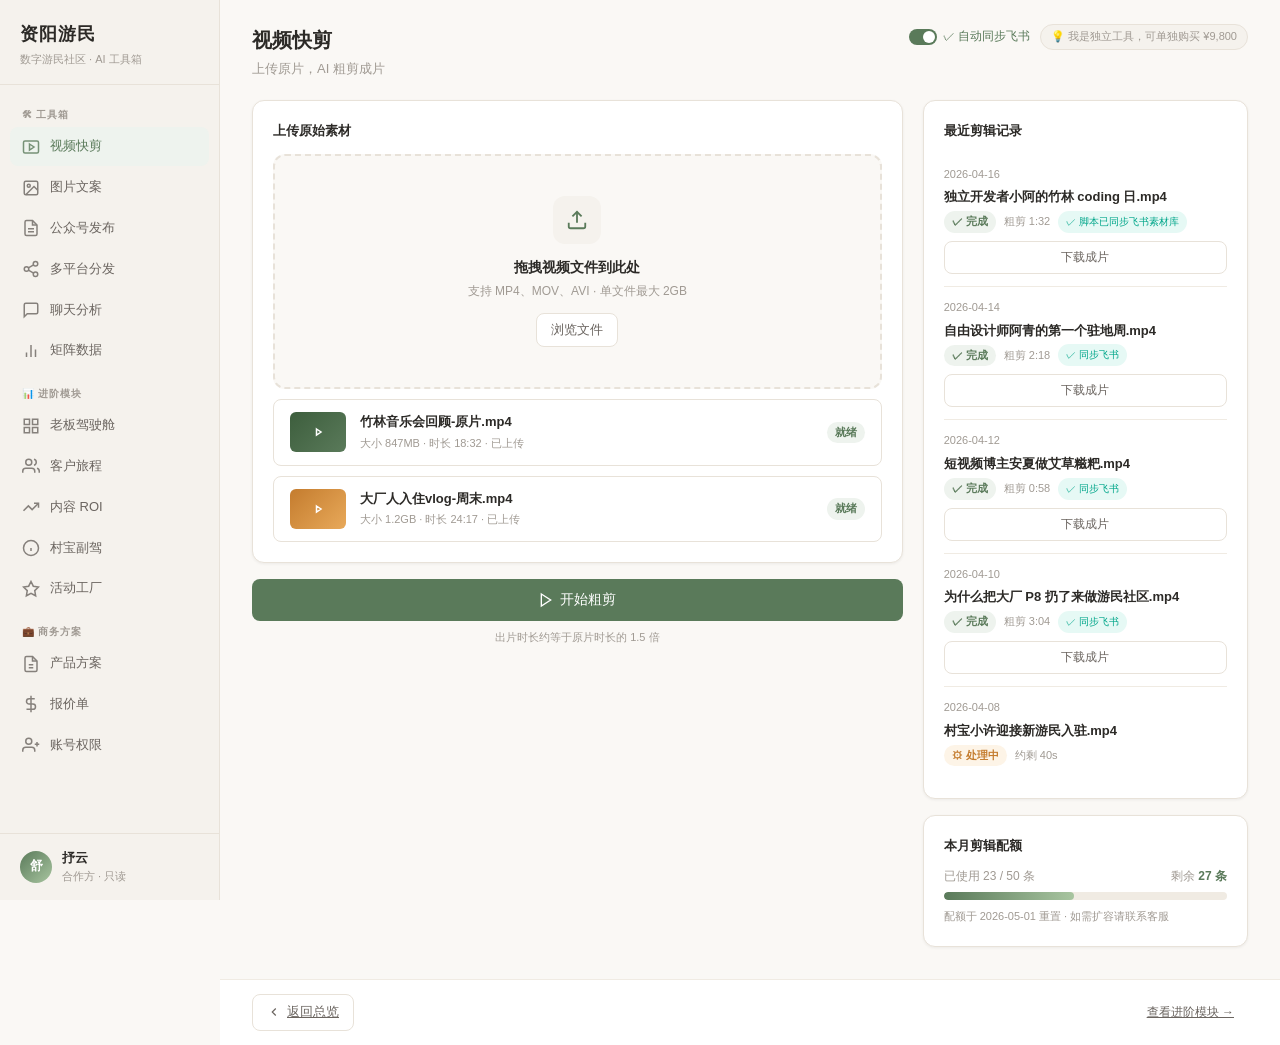
<file: tool-video.html>
<!DOCTYPE html>
<html lang="zh-CN">
<head>
<meta charset="UTF-8">
<meta name="viewport" content="width=device-width, initial-scale=1.0">
<title>资阳游民 · 视频快剪</title>
<link rel="stylesheet" href="assets/style.css">
<style>
/* 侧边栏分组标签 */
.nav-group-label {
  font-size: 10px;
  font-weight: 700;
  text-transform: uppercase;
  letter-spacing: 0.08em;
  color: var(--text-muted);
  padding: 10px 12px 4px;
}

/* 独立工具提示条 */
.tool-notice {
  background: var(--bg-sidebar);
  border: 1px solid var(--border);
  border-radius: 20px;
  padding: 3px 10px;
  font-size: 11px;
  color: var(--text-muted);
  display: inline-flex;
  align-items: center;
  gap: 4px;
}

/* 上传区 */
.upload-zone {
  border: 2px dashed var(--border);
  border-radius: var(--radius-lg);
  padding: 40px 20px;
  text-align: center;
  cursor: pointer;
  transition: all 0.2s;
  background: var(--bg);
}
.upload-zone:hover {
  border-color: var(--accent-green);
  background: var(--accent-green-light);
}
.upload-icon {
  width: 48px;
  height: 48px;
  margin: 0 auto 12px;
  background: var(--bg-sidebar);
  border-radius: 12px;
  display: flex;
  align-items: center;
  justify-content: center;
}
.upload-text { font-size: 14px; font-weight: 600; color: var(--text-primary); }
.upload-hint { font-size: 12px; color: var(--text-muted); margin-top: 4px; }

/* 已上传文件卡片 */
.file-card {
  display: flex;
  align-items: center;
  gap: 14px;
  padding: 12px 16px;
  background: var(--bg-card);
  border: 1px solid var(--border);
  border-radius: var(--radius);
  margin-top: 10px;
}
.file-thumb {
  width: 56px;
  height: 40px;
  border-radius: 6px;
  background: linear-gradient(135deg, #3d5e3d, #5a7a5a);
  flex-shrink: 0;
  display: flex;
  align-items: center;
  justify-content: center;
}
.file-info { flex: 1; }
.file-name { font-size: 13px; font-weight: 600; color: var(--text-primary); }
.file-meta { font-size: 11px; color: var(--text-muted); margin-top: 2px; }
.file-status { font-size: 11px; }

/* 风格模板卡片 */
.template-grid {
  display: grid;
  grid-template-columns: repeat(5, 1fr);
  gap: 10px;
  margin-top: 10px;
}
.template-card {
  border: 2px solid var(--border);
  border-radius: var(--radius);
  overflow: hidden;
  cursor: pointer;
  transition: all 0.15s;
}
.template-card:hover, .template-card.selected {
  border-color: var(--accent-green);
}
.template-card.selected {
  box-shadow: 0 0 0 2px var(--accent-green-light);
}
.template-thumb {
  height: 64px;
  display: flex;
  align-items: center;
  justify-content: center;
  font-size: 22px;
}
.template-name {
  font-size: 11px;
  font-weight: 600;
  color: var(--text-primary);
  text-align: center;
  padding: 6px 4px;
  background: var(--bg-card);
}
.template-desc {
  font-size: 10px;
  color: var(--text-muted);
  text-align: center;
  padding: 0 4px 6px;
  background: var(--bg-card);
  line-height: 1.3;
}

/* 历史记录 */
.history-item {
  padding: 12px 0;
  border-bottom: 1px solid var(--border-light);
}
.history-item:last-child { border-bottom: none; }
.history-date { font-size: 11px; color: var(--text-muted); margin-bottom: 4px; }
.history-title { font-size: 13px; font-weight: 600; color: var(--text-primary); }
.history-meta { font-size: 11px; color: var(--text-muted); margin-top: 3px; display: flex; align-items: center; gap: 8px; }

/* 配额条 */
.quota-bar {
  height: 8px;
  background: var(--border-light);
  border-radius: 4px;
  overflow: hidden;
  margin-top: 6px;
}
.quota-fill {
  height: 100%;
  border-radius: 4px;
  background: linear-gradient(90deg, var(--accent-green), #a8c5a0);
}

/* 底部跳转条 */
.page-footer-bar {
  display: flex;
  align-items: center;
  justify-content: space-between;
  padding: 14px 32px;
  border-top: 1px solid var(--border-light);
  background: var(--bg-card);
  margin-top: auto;
}
</style>
</head>
<body>

<!-- 侧边导航 -->
<nav class="sidebar">
  <div class="sidebar-logo">
    <div class="logo-name">资阳游民</div>
    <div class="logo-sub">数字游民社区 · AI 工具箱</div>
  </div>
  <div class="sidebar-nav">
    <!-- 分组：工具箱 -->
    <div class="nav-group-label">🛠 工具箱</div>
    <a href="tool-video.html" class="nav-item active">
      <svg class="nav-icon" viewBox="0 0 24 24" fill="none" stroke="currentColor" stroke-width="2"><rect x="2" y="4" width="20" height="16" rx="2"/><path d="m10 8 6 4-6 4V8z"/></svg>
      <span class="nav-label">视频快剪</span>
    </a>
    <a href="tool-image.html" class="nav-item">
      <svg class="nav-icon" viewBox="0 0 24 24" fill="none" stroke="currentColor" stroke-width="2"><rect x="3" y="3" width="18" height="18" rx="2"/><circle cx="9" cy="9" r="2"/><path d="m21 15-5-5L5 21"/></svg>
      <span class="nav-label">图片文案</span>
    </a>
    <a href="tool-gzh.html" class="nav-item">
      <svg class="nav-icon" viewBox="0 0 24 24" fill="none" stroke="currentColor" stroke-width="2"><path d="M14 2H6a2 2 0 0 0-2 2v16a2 2 0 0 0 2 2h12a2 2 0 0 0 2-2V8z"/><polyline points="14 2 14 8 20 8"/><line x1="16" y1="13" x2="8" y2="13"/><line x1="16" y1="17" x2="8" y2="17"/></svg>
      <span class="nav-label">公众号发布</span>
    </a>
    <a href="tool-publish.html" class="nav-item">
      <svg class="nav-icon" viewBox="0 0 24 24" fill="none" stroke="currentColor" stroke-width="2"><circle cx="18" cy="5" r="3"/><circle cx="6" cy="12" r="3"/><circle cx="18" cy="19" r="3"/><line x1="8.59" y1="13.51" x2="15.42" y2="17.49"/><line x1="15.41" y1="6.51" x2="8.59" y2="10.49"/></svg>
      <span class="nav-label">多平台分发</span>
    </a>
    <a href="tool-chat.html" class="nav-item">
      <svg class="nav-icon" viewBox="0 0 24 24" fill="none" stroke="currentColor" stroke-width="2"><path d="M21 15a2 2 0 0 1-2 2H7l-4 4V5a2 2 0 0 1 2-2h14a2 2 0 0 1 2 2z"/></svg>
      <span class="nav-label">聊天分析</span>
    </a>
    <a href="tool-matrix.html" class="nav-item">
      <svg class="nav-icon" viewBox="0 0 24 24" fill="none" stroke="currentColor" stroke-width="2"><line x1="18" y1="20" x2="18" y2="10"/><line x1="12" y1="20" x2="12" y2="4"/><line x1="6" y1="20" x2="6" y2="14"/></svg>
      <span class="nav-label">矩阵数据</span>
    </a>
    <!-- 分组：进阶模块 -->
    <div class="nav-group-label" style="margin-top:6px;">📊 进阶模块</div>
    <a href="dashboard.html" class="nav-item">
      <svg class="nav-icon" viewBox="0 0 24 24" fill="none" stroke="currentColor" stroke-width="2"><rect x="3" y="3" width="7" height="7"/><rect x="14" y="3" width="7" height="7"/><rect x="14" y="14" width="7" height="7"/><rect x="3" y="14" width="7" height="7"/></svg>
      <span class="nav-label">老板驾驶舱</span>
    </a>
    <a href="crm.html" class="nav-item">
      <svg class="nav-icon" viewBox="0 0 24 24" fill="none" stroke="currentColor" stroke-width="2"><path d="M17 21v-2a4 4 0 0 0-4-4H5a4 4 0 0 0-4 4v2"/><circle cx="9" cy="7" r="4"/><path d="M23 21v-2a4 4 0 0 0-3-3.87M16 3.13a4 4 0 0 1 0 7.75"/></svg>
      <span class="nav-label">客户旅程</span>
    </a>
    <a href="content.html" class="nav-item">
      <svg class="nav-icon" viewBox="0 0 24 24" fill="none" stroke="currentColor" stroke-width="2"><polyline points="22 7 13.5 15.5 8.5 10.5 2 17"/><polyline points="16 7 22 7 22 13"/></svg>
      <span class="nav-label">内容 ROI</span>
    </a>
    <a href="cunbao.html" class="nav-item">
      <svg class="nav-icon" viewBox="0 0 24 24" fill="none" stroke="currentColor" stroke-width="2"><circle cx="12" cy="12" r="10"/><path d="M12 16v-4M12 8h.01"/></svg>
      <span class="nav-label">村宝副驾</span>
    </a>
    <a href="activity.html" class="nav-item">
      <svg class="nav-icon" viewBox="0 0 24 24" fill="none" stroke="currentColor" stroke-width="2"><polygon points="12 2 15.09 8.26 22 9.27 17 14.14 18.18 21.02 12 17.77 5.82 21.02 7 14.14 2 9.27 8.91 8.26 12 2"/></svg>
      <span class="nav-label">活动工厂</span>
    </a>
    <!-- 分组：商务方案 -->
    <div class="nav-group-label" style="margin-top:6px;">💼 商务方案</div>
    <a href="plan.html" class="nav-item">
      <svg class="nav-icon" viewBox="0 0 24 24" fill="none" stroke="currentColor" stroke-width="2"><path d="M14 2H6a2 2 0 0 0-2 2v16a2 2 0 0 0 2 2h12a2 2 0 0 0 2-2V8z"/><polyline points="14 2 14 8 20 8"/><line x1="9" y1="13" x2="15" y2="13"/><line x1="9" y1="17" x2="15" y2="17"/></svg>
      <span class="nav-label">产品方案</span>
    </a>
    <a href="pricing.html" class="nav-item">
      <svg class="nav-icon" viewBox="0 0 24 24" fill="none" stroke="currentColor" stroke-width="2"><line x1="12" y1="1" x2="12" y2="23"/><path d="M17 5H9.5a3.5 3.5 0 0 0 0 7h5a3.5 3.5 0 0 1 0 7H6"/></svg>
      <span class="nav-label">报价单</span>
    </a>
    <a href="team.html" class="nav-item">
      <svg class="nav-icon" viewBox="0 0 24 24" fill="none" stroke="currentColor" stroke-width="2"><path d="M17 21v-2a4 4 0 0 0-4-4H5a4 4 0 0 0-4 4v2"/><circle cx="9" cy="7" r="4"/><path d="M23 11h-6M20 8v6"/></svg>
      <span class="nav-label">账号权限</span>
    </a>
  </div>
  <div class="sidebar-footer">
    <div class="sidebar-user">
      <div class="user-avatar">舒</div>
      <div class="user-info">
        <div class="user-name">抒云</div>
        <div class="user-role">合作方 · 只读</div>
      </div>
    </div>
  </div>
</nav>

<!-- 主内容 -->
<main class="main" style="display:flex;flex-direction:column;">
  <div class="page-header">
    <div>
      <div class="page-title">视频快剪</div>
      <div class="page-subtitle">上传原片，AI 粗剪成片</div>
    </div>
    <div style="display:flex;gap:10px;align-items:center;">
      <label style="display:flex;align-items:center;gap:6px;font-size:12px;color:var(--accent-green);cursor:pointer;font-weight:500;">
        <span style="position:relative;display:inline-block;width:28px;height:16px;">
          <span style="position:absolute;inset:0;background:var(--accent-green);border-radius:8px;"></span>
          <span style="position:absolute;top:2px;right:2px;width:12px;height:12px;background:white;border-radius:50%;"></span>
        </span>
        ✓ 自动同步飞书
      </label>
      <div class="tool-notice">
        💡 我是独立工具，可单独购买 ¥9,800
      </div>
    </div>
  </div>

  <div class="page-content fade-in" style="flex:1;">
    <div style="display:grid;grid-template-columns:2fr 1fr;gap:20px;">

      <!-- 左侧主区 -->
      <div>
        <!-- 上传区 -->
        <div class="card" style="margin-bottom:16px;">
          <div style="font-size:13px;font-weight:700;color:var(--text-primary);margin-bottom:12px;">上传原始素材</div>
          <div class="upload-zone">
            <div class="upload-icon">
              <svg width="22" height="22" viewBox="0 0 24 24" fill="none" stroke="var(--accent-green)" stroke-width="2"><path d="M21 15v4a2 2 0 0 1-2 2H5a2 2 0 0 1-2-2v-4"/><polyline points="17 8 12 3 7 8"/><line x1="12" y1="3" x2="12" y2="15"/></svg>
            </div>
            <div class="upload-text">拖拽视频文件到此处</div>
            <div class="upload-hint">支持 MP4、MOV、AVI · 单文件最大 2GB</div>
            <button class="btn btn-secondary" style="margin-top:12px;">浏览文件</button>
          </div>

          <!-- 已上传文件 -->
          <div class="file-card">
            <div class="file-thumb">
              <svg width="18" height="18" viewBox="0 0 24 24" fill="none" stroke="white" stroke-width="2"><path d="m10 8 6 4-6 4V8z"/></svg>
            </div>
            <div class="file-info">
              <div class="file-name">竹林音乐会回顾-原片.mp4</div>
              <div class="file-meta">大小 847MB · 时长 18:32 · 已上传</div>
            </div>
            <span class="badge badge-green">就绪</span>
          </div>
          <div class="file-card">
            <div class="file-thumb" style="background:linear-gradient(135deg,#c47c2e,#e8a95a);">
              <svg width="18" height="18" viewBox="0 0 24 24" fill="none" stroke="white" stroke-width="2"><path d="m10 8 6 4-6 4V8z"/></svg>
            </div>
            <div class="file-info">
              <div class="file-name">大厂人入住vlog-周末.mp4</div>
              <div class="file-meta">大小 1.2GB · 时长 24:17 · 已上传</div>
            </div>
            <span class="badge badge-green">就绪</span>
          </div>
        </div>

        <!-- 开始按钮 -->
        <button class="btn btn-primary" style="width:100%;padding:12px;font-size:14px;justify-content:center;">
          <svg width="16" height="16" viewBox="0 0 24 24" fill="none" stroke="currentColor" stroke-width="2"><polygon points="5 3 19 12 5 21 5 3"/></svg>
          开始粗剪
        </button>
        <div style="font-size:11px;color:var(--text-muted);text-align:center;margin-top:8px;">出片时长约等于原片时长的 1.5 倍</div>
      </div>

      <!-- 右侧历史 -->
      <div>
        <div class="card" style="margin-bottom:16px;">
          <div style="font-size:13px;font-weight:700;color:var(--text-primary);margin-bottom:12px;">最近剪辑记录</div>

          <div class="history-item">
            <div class="history-date">2026-04-16</div>
            <div class="history-title">独立开发者小阿的竹林 coding 日.mp4</div>
            <div class="history-meta">
              <span class="badge badge-green">✓ 完成</span>
              <span>粗剪 1:32</span>
              <span class="badge-feishu" style="font-size:10px;">✓ 脚本已同步飞书素材库</span>
            </div>
            <button class="btn btn-secondary" style="margin-top:8px;width:100%;justify-content:center;font-size:12px;">下载成片</button>
          </div>

          <div class="history-item">
            <div class="history-date">2026-04-14</div>
            <div class="history-title">自由设计师阿青的第一个驻地周.mp4</div>
            <div class="history-meta">
              <span class="badge badge-green">✓ 完成</span>
              <span>粗剪 2:18</span>
              <span class="badge-feishu" style="font-size:10px;">✓ 同步飞书</span>
            </div>
            <button class="btn btn-secondary" style="margin-top:8px;width:100%;justify-content:center;font-size:12px;">下载成片</button>
          </div>

          <div class="history-item">
            <div class="history-date">2026-04-12</div>
            <div class="history-title">短视频博主安夏做艾草糍粑.mp4</div>
            <div class="history-meta">
              <span class="badge badge-green">✓ 完成</span>
              <span>粗剪 0:58</span>
              <span class="badge-feishu" style="font-size:10px;">✓ 同步飞书</span>
            </div>
            <button class="btn btn-secondary" style="margin-top:8px;width:100%;justify-content:center;font-size:12px;">下载成片</button>
          </div>

          <div class="history-item">
            <div class="history-date">2026-04-10</div>
            <div class="history-title">为什么把大厂 P8 扔了来做游民社区.mp4</div>
            <div class="history-meta">
              <span class="badge badge-green">✓ 完成</span>
              <span>粗剪 3:04</span>
              <span class="badge-feishu" style="font-size:10px;">✓ 同步飞书</span>
            </div>
            <button class="btn btn-secondary" style="margin-top:8px;width:100%;justify-content:center;font-size:12px;">下载成片</button>
          </div>

          <div class="history-item">
            <div class="history-date">2026-04-08</div>
            <div class="history-title">村宝小许迎接新游民入驻.mp4</div>
            <div class="history-meta">
              <span class="badge badge-amber">⚙ 处理中</span>
              <span>约剩 40s</span>
            </div>
          </div>
        </div>

        <!-- 配额 -->
        <div class="card">
          <div style="font-size:13px;font-weight:700;color:var(--text-primary);margin-bottom:10px;">本月剪辑配额</div>
          <div style="display:flex;justify-content:space-between;font-size:12px;color:var(--text-muted);margin-bottom:4px;">
            <span>已使用 23 / 50 条</span>
            <span>剩余 <strong style="color:var(--accent-green)">27 条</strong></span>
          </div>
          <div class="quota-bar">
            <div class="quota-fill" style="width:46%;"></div>
          </div>
          <div style="margin-top:8px;font-size:11px;color:var(--text-muted);">配额于 2026-05-01 重置 · 如需扩容请联系客服</div>
        </div>
      </div>

    </div>
  </div>

  <!-- 底部跳转条 -->
  <div class="page-footer-bar">
    <a href="index.html" class="btn btn-secondary">
      <svg width="14" height="14" viewBox="0 0 24 24" fill="none" stroke="currentColor" stroke-width="2"><polyline points="15 18 9 12 15 6"/></svg>
      返回总览
    </a>
    <a href="dashboard.html" class="btn btn-ghost" style="font-size:12px;">查看进阶模块 →</a>
  </div>
</main>

</body>
</html>
</file>
<file: assets/style.css>
/* 归野 · 共享样式 */
:root {
  --bg: #faf8f5;
  --bg-card: #ffffff;
  --bg-sidebar: #f5f2ed;
  --border: #e8e2d9;
  --border-light: #f0ebe3;
  --text-primary: #2c2a27;
  --text-secondary: #6b6560;
  --text-muted: #a09a93;
  --accent-green: #5a7a5a;
  --accent-green-light: #eef3ee;
  --accent-amber: #c47c2e;
  --accent-amber-light: #fdf4e7;
  --accent-blue: #3d6a8a;
  --accent-blue-light: #edf3f8;
  --accent-red: #c0453a;
  --accent-red-light: #fdf0ef;
  --sidebar-width: 220px;
  --font: -apple-system, "PingFang SC", "Helvetica Neue", sans-serif;
  --radius: 8px;
  --radius-lg: 12px;
  --shadow-sm: 0 1px 3px rgba(0,0,0,0.06);
  --shadow: 0 2px 8px rgba(0,0,0,0.08);
  --shadow-lg: 0 4px 20px rgba(0,0,0,0.12);
}

* { box-sizing: border-box; margin: 0; padding: 0; }

body {
  font-family: var(--font);
  background: var(--bg);
  color: var(--text-primary);
  display: flex;
  min-height: 100vh;
  font-size: 14px;
  line-height: 1.6;
}

/* ─── 侧边导航 ─── */
.sidebar {
  width: var(--sidebar-width);
  background: var(--bg-sidebar);
  border-right: 1px solid var(--border);
  display: flex;
  flex-direction: column;
  position: fixed;
  top: 0; left: 0;
  height: 100vh;
  z-index: 100;
  padding: 0;
}

.sidebar-logo {
  padding: 20px 20px 16px;
  border-bottom: 1px solid var(--border);
}

.sidebar-logo .logo-name {
  font-size: 18px;
  font-weight: 700;
  color: var(--text-primary);
  letter-spacing: 0.05em;
}

.sidebar-logo .logo-sub {
  font-size: 11px;
  color: var(--text-muted);
  margin-top: 2px;
}

.sidebar-nav {
  flex: 1;
  padding: 12px 10px;
}

.nav-item {
  display: flex;
  align-items: center;
  gap: 10px;
  padding: 9px 12px;
  border-radius: var(--radius);
  color: var(--text-secondary);
  text-decoration: none;
  font-size: 13.5px;
  font-weight: 500;
  transition: all 0.15s;
  margin-bottom: 2px;
  cursor: pointer;
}

.nav-item:hover {
  background: rgba(90, 122, 90, 0.08);
  color: var(--accent-green);
}

.nav-item.active {
  background: var(--accent-green-light);
  color: var(--accent-green);
}

.nav-item .nav-icon {
  width: 18px;
  height: 18px;
  flex-shrink: 0;
  opacity: 0.8;
}

.nav-label { font-size: 13px; }

.sidebar-footer {
  padding: 14px 20px;
  border-top: 1px solid var(--border);
}

.sidebar-user {
  display: flex;
  align-items: center;
  gap: 10px;
}

.user-avatar {
  width: 32px;
  height: 32px;
  background: linear-gradient(135deg, #5a7a5a, #a8c5a0);
  border-radius: 50%;
  display: flex;
  align-items: center;
  justify-content: center;
  font-size: 13px;
  color: white;
  font-weight: 600;
  flex-shrink: 0;
}

.user-info .user-name {
  font-size: 13px;
  font-weight: 600;
  color: var(--text-primary);
}

.user-info .user-role {
  font-size: 11px;
  color: var(--text-muted);
}

/* ─── 主内容区 ─── */
.main {
  margin-left: var(--sidebar-width);
  flex: 1;
  display: flex;
  flex-direction: column;
  min-height: 100vh;
}

.page-header {
  padding: 24px 32px 0;
  display: flex;
  align-items: flex-start;
  justify-content: space-between;
}

.page-title {
  font-size: 20px;
  font-weight: 700;
  color: var(--text-primary);
}

.page-subtitle {
  font-size: 13px;
  color: var(--text-muted);
  margin-top: 3px;
}

.page-content {
  padding: 20px 32px 32px;
  flex: 1;
}

/* ─── 通用卡片 ─── */
.card {
  background: var(--bg-card);
  border: 1px solid var(--border);
  border-radius: var(--radius-lg);
  padding: 20px;
  box-shadow: var(--shadow-sm);
}

/* ─── KPI 卡片 ─── */
.kpi-grid {
  display: grid;
  grid-template-columns: repeat(4, 1fr);
  gap: 16px;
}

.kpi-card {
  background: var(--bg-card);
  border: 1px solid var(--border);
  border-radius: var(--radius-lg);
  padding: 18px 20px;
  box-shadow: var(--shadow-sm);
  transition: box-shadow 0.2s;
}

.kpi-card:hover {
  box-shadow: var(--shadow);
}

.kpi-label {
  font-size: 12px;
  color: var(--text-muted);
  font-weight: 500;
  text-transform: uppercase;
  letter-spacing: 0.04em;
  margin-bottom: 8px;
}

.kpi-value {
  font-size: 28px;
  font-weight: 700;
  color: var(--text-primary);
  line-height: 1.1;
}

.kpi-meta {
  display: flex;
  align-items: center;
  gap: 6px;
  margin-top: 8px;
}

.badge {
  display: inline-flex;
  align-items: center;
  gap: 3px;
  padding: 2px 8px;
  border-radius: 20px;
  font-size: 11px;
  font-weight: 600;
}

.badge-green { background: var(--accent-green-light); color: var(--accent-green); }
.badge-amber { background: var(--accent-amber-light); color: var(--accent-amber); }
.badge-red { background: var(--accent-red-light); color: var(--accent-red); }
.badge-blue { background: var(--accent-blue-light); color: var(--accent-blue); }
.badge-gray { background: var(--border-light); color: var(--text-secondary); }

/* ─── 按钮 ─── */
.btn {
  display: inline-flex;
  align-items: center;
  gap: 6px;
  padding: 7px 14px;
  border-radius: var(--radius);
  font-size: 13px;
  font-weight: 500;
  cursor: pointer;
  border: none;
  transition: all 0.15s;
  font-family: var(--font);
}

.btn-primary {
  background: var(--accent-green);
  color: white;
}

.btn-primary:hover {
  background: #4a6a4a;
  transform: translateY(-1px);
  box-shadow: 0 3px 10px rgba(90,122,90,0.3);
}

.btn-secondary {
  background: var(--bg-card);
  color: var(--text-secondary);
  border: 1px solid var(--border);
}

.btn-secondary:hover {
  background: var(--bg-sidebar);
  color: var(--text-primary);
}

.btn-ghost {
  background: transparent;
  color: var(--text-secondary);
}

.btn-ghost:hover {
  background: var(--bg-sidebar);
  color: var(--text-primary);
}

/* ─── 标签 ─── */
.tag {
  display: inline-block;
  padding: 2px 8px;
  border-radius: 4px;
  font-size: 11px;
  font-weight: 500;
}

.tag-green { background: var(--accent-green-light); color: var(--accent-green); }
.tag-amber { background: var(--accent-amber-light); color: var(--accent-amber); }
.tag-blue { background: var(--accent-blue-light); color: var(--accent-blue); }
.tag-red { background: var(--accent-red-light); color: var(--accent-red); }
.tag-gray { background: var(--border-light); color: var(--text-secondary); }

/* ─── 漏斗条 ─── */
.funnel-bar {
  height: 6px;
  border-radius: 3px;
  background: var(--border-light);
  overflow: hidden;
  margin-top: 4px;
}

.funnel-fill {
  height: 100%;
  border-radius: 3px;
  background: linear-gradient(90deg, var(--accent-green), #a8c5a0);
  transition: width 0.6s ease;
}

/* ─── 分隔线 ─── */
.divider {
  border: none;
  border-top: 1px solid var(--border-light);
  margin: 16px 0;
}

/* ─── 空状态 ─── */
.empty-state {
  text-align: center;
  padding: 40px;
  color: var(--text-muted);
}

/* ─── 滚动条 ─── */
::-webkit-scrollbar { width: 4px; height: 4px; }
::-webkit-scrollbar-track { background: transparent; }
::-webkit-scrollbar-thumb { background: var(--border); border-radius: 2px; }

/* ─── 飞书同步徽章 ─── */
.badge-feishu {
  display: inline-flex;
  align-items: center;
  gap: 4px;
  padding: 3px 8px;
  background: #e6f9f5;
  color: #00a68a;
  font-size: 11px;
  border-radius: 12px;
  font-weight: 500;
}
.badge-feishu svg {
  width: 11px;
  height: 11px;
  flex-shrink: 0;
}
.feishu-icon {
  display: inline-block;
  width: 12px;
  height: 12px;
  vertical-align: -2px;
}

/* ─── 过渡动画 ─── */
.fade-in {
  animation: fadeIn 0.3s ease;
}

@keyframes fadeIn {
  from { opacity: 0; transform: translateY(4px); }
  to { opacity: 1; transform: translateY(0); }
}

/* ─── 工具提示 ─── */
[data-tooltip] {
  position: relative;
}

[data-tooltip]:hover::after {
  content: attr(data-tooltip);
  position: absolute;
  bottom: calc(100% + 6px);
  left: 50%;
  transform: translateX(-50%);
  background: var(--text-primary);
  color: white;
  padding: 4px 8px;
  border-radius: 4px;
  font-size: 11px;
  white-space: nowrap;
  pointer-events: none;
  z-index: 100;
}
</file>
